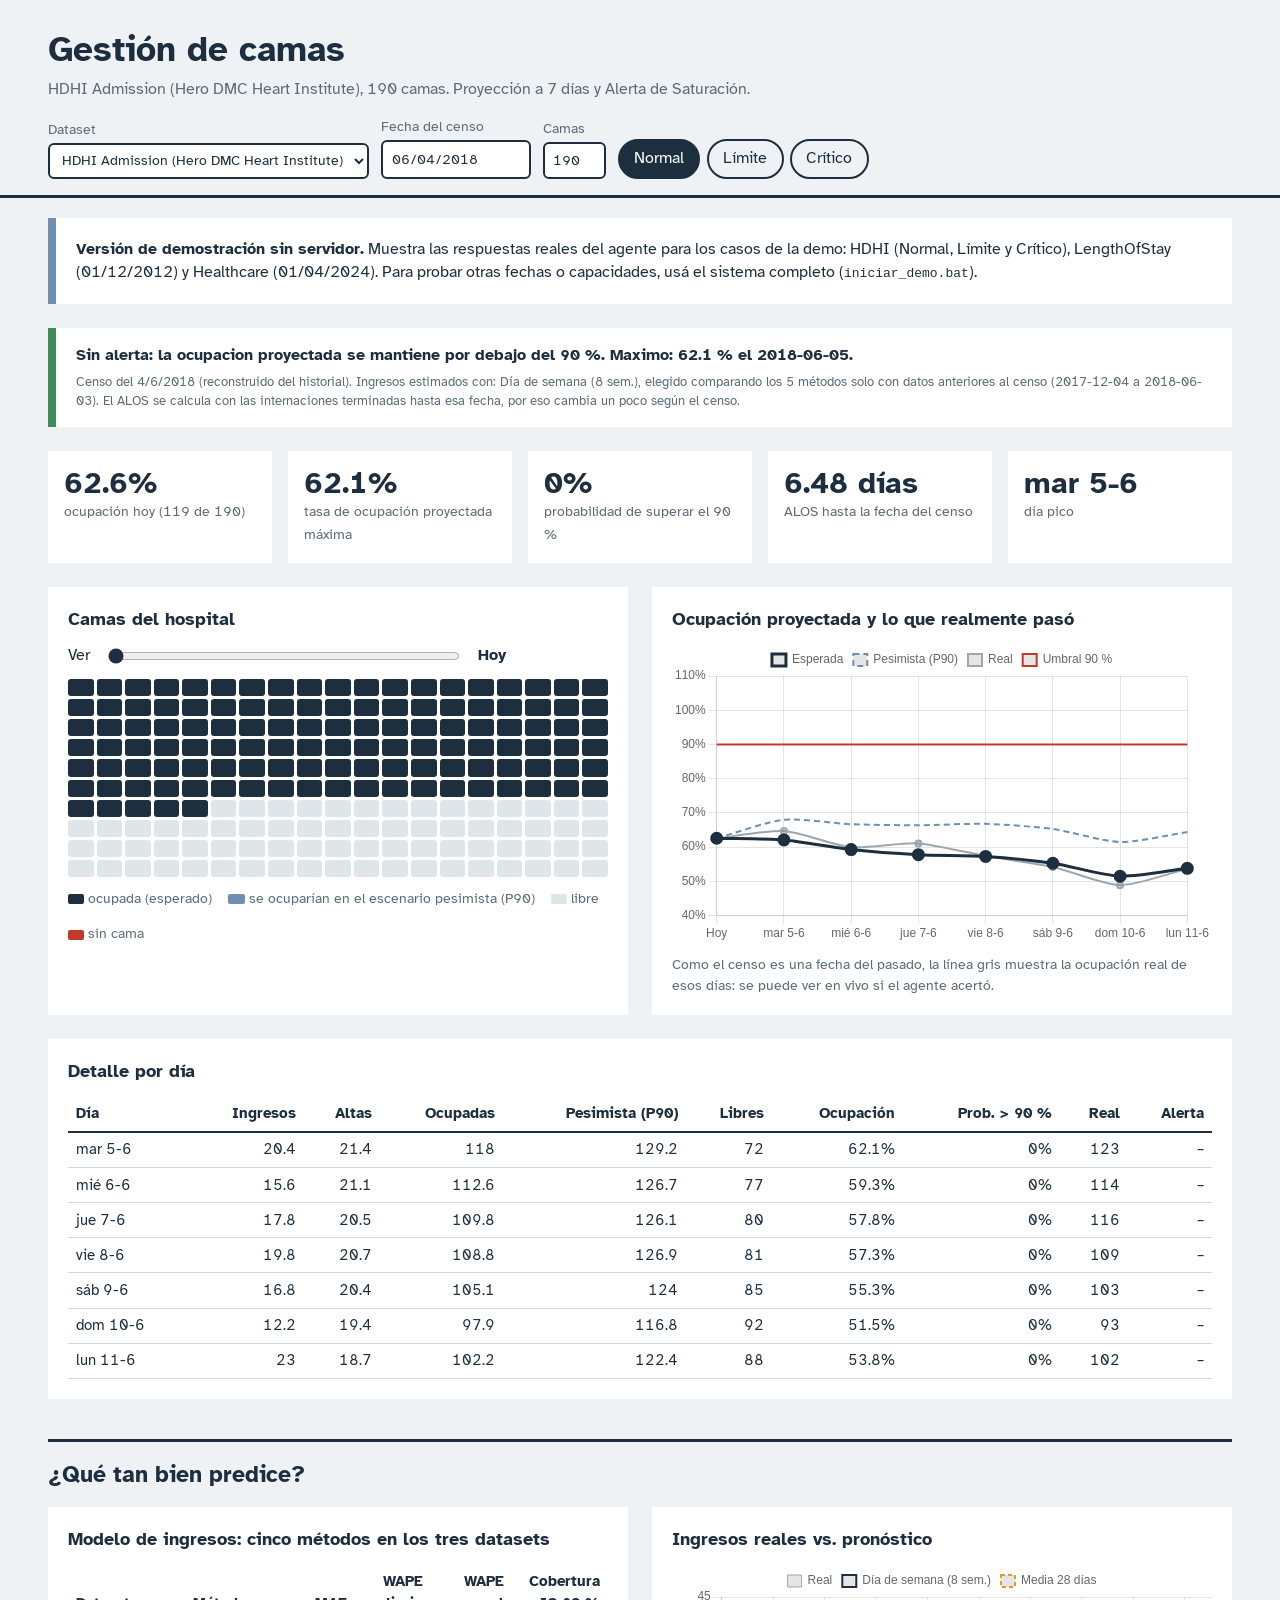
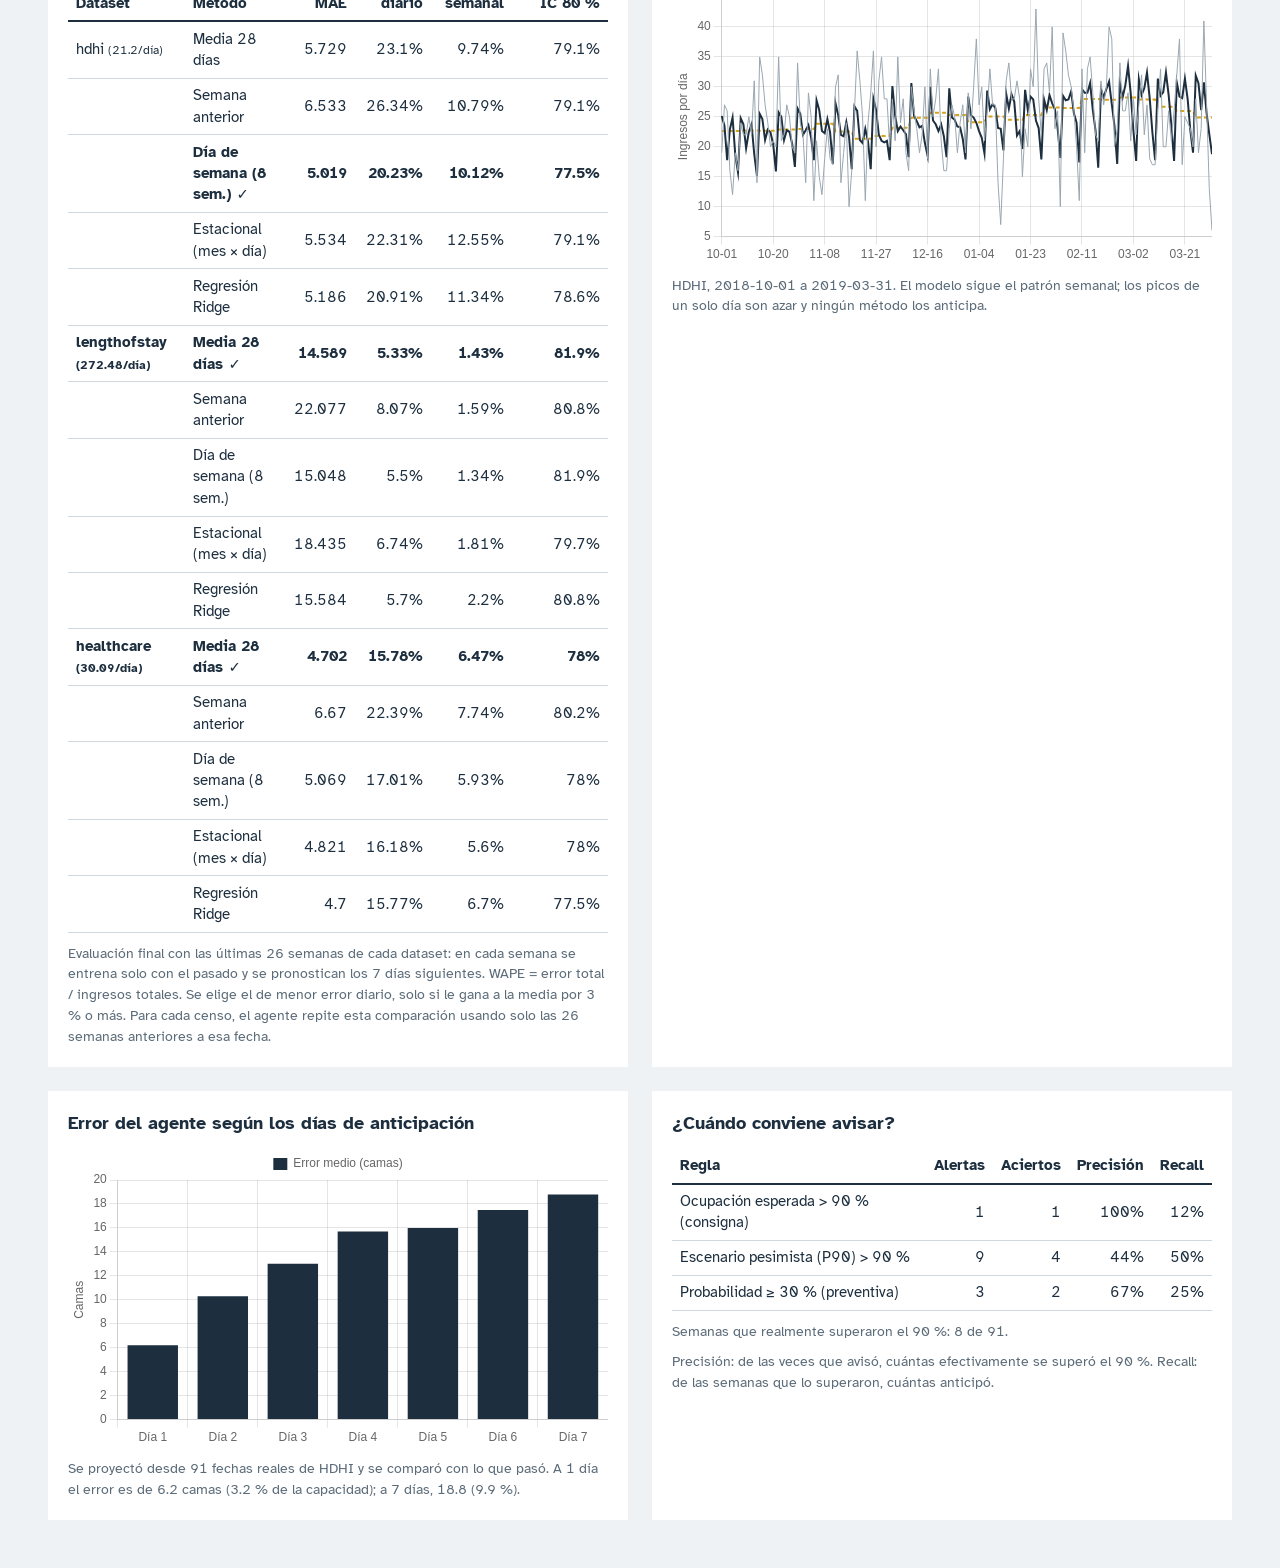
<file: demo/dashboard_sin_servidor.html>
<!DOCTYPE html>
<html lang="es">
<head>
<meta charset="UTF-8">
<meta name="viewport" content="width=device-width, initial-scale=1">
<title>Gestión de camas | Grupo 1 (demo sin servidor)</title>
<!-- frontend/index.html — Dashboard del agente. Responsable: Bárbara (IA e interfaz).
     Consume la API del equipo: /datasets, /estadisticas, /proyeccion-camas y /modelo/* -->
<!-- Fuente opcional: si no hay internet se usa la fuente del sistema -->
<link href="https://fonts.googleapis.com/css2?family=Atkinson+Hyperlegible:wght@400;700&display=swap" rel="stylesheet">
<!-- Chart.js 4.4.1 (MIT) incluido dentro del archivo: el dashboard funciona sin internet -->
<script>
/*!
 * Chart.js v4.4.1
 * https://www.chartjs.org
 * (c) 2023 Chart.js Contributors
 * Released under the MIT License
 */
!function(t,e){"object"==typeof exports&&"undefined"!=typeof module?module.exports=e():"function"==typeof define&&define.amd?define(e):(t="undefined"!=typeof globalThis?globalThis:t||self).Chart=e()}(this,(function(){"use strict";var t=Object.freeze({__proto__:null,get Colors(){return Go},get Decimation(){return Qo},get Filler(){return ma},get Legend(){return ya},get SubTitle(){return ka},get Title(){return Ma},get Tooltip(){return Ba}});function e(){}const i=(()=>{let t=0;return()=>t++})();function s(t){return null==t}function n(t){if(Array.isArray&&Array.isArray(t))return!0;const e=Object.prototype.toString.call(t);return"[object"===e.slice(0,7)&&"Array]"===e.slice(-6)}function o(t){return null!==t&&"[object Object]"===Object.prototype.toString.call(t)}function a(t){return("number"==typeof t||t instanceof Number)&&isFinite(+t)}function r(t,e){return a(t)?t:e}function l(t,e){return void 0===t?e:t}const h=(t,e)=>"string"==typeof t&&t.endsWith("%")?parseFloat(t)/100:+t/e,c=(t,e)=>"string"==typeof t&&t.endsWith("%")?parseFloat(t)/100*e:+t;function d(t,e,i){if(t&&"function"==typeof t.call)return t.apply(i,e)}function u(t,e,i,s){let a,r,l;if(n(t))if(r=t.length,s)for(a=r-1;a>=0;a--)e.call(i,t[a],a);else for(a=0;a<r;a++)e.call(i,t[a],a);else if(o(t))for(l=Object.keys(t),r=l.length,a=0;a<r;a++)e.call(i,t[l[a]],l[a])}function f(t,e){let i,s,n,o;if(!t||!e||t.length!==e.length)return!1;for(i=0,s=t.length;i<s;++i)if(n=t[i],o=e[i],n.datasetIndex!==o.datasetIndex||n.index!==o.index)return!1;return!0}function g(t){if(n(t))return t.map(g);if(o(t)){const e=Object.create(null),i=Object.keys(t),s=i.length;let n=0;for(;n<s;++n)e[i[n]]=g(t[i[n]]);return e}return t}function p(t){return-1===["__proto__","prototype","constructor"].indexOf(t)}function m(t,e,i,s){if(!p(t))return;const n=e[t],a=i[t];o(n)&&o(a)?b(n,a,s):e[t]=g(a)}function b(t,e,i){const s=n(e)?e:[e],a=s.length;if(!o(t))return t;const r=(i=i||{}).merger||m;let l;for(let e=0;e<a;++e){if(l=s[e],!o(l))continue;const n=Object.keys(l);for(let e=0,s=n.length;e<s;++e)r(n[e],t,l,i)}return t}function x(t,e){return b(t,e,{merger:_})}function _(t,e,i){if(!p(t))return;const s=e[t],n=i[t];o(s)&&o(n)?x(s,n):Object.prototype.hasOwnProperty.call(e,t)||(e[t]=g(n))}const y={"":t=>t,x:t=>t.x,y:t=>t.y};function v(t){const e=t.split("."),i=[];let s="";for(const t of e)s+=t,s.endsWith("\\")?s=s.slice(0,-1)+".":(i.push(s),s="");return i}function M(t,e){const i=y[e]||(y[e]=function(t){const e=v(t);return t=>{for(const i of e){if(""===i)break;t=t&&t[i]}return t}}(e));return i(t)}function w(t){return t.charAt(0).toUpperCase()+t.slice(1)}const k=t=>void 0!==t,S=t=>"function"==typeof t,P=(t,e)=>{if(t.size!==e.size)return!1;for(const i of t)if(!e.has(i))return!1;return!0};function D(t){return"mouseup"===t.type||"click"===t.type||"contextmenu"===t.type}const C=Math.PI,O=2*C,A=O+C,T=Number.POSITIVE_INFINITY,L=C/180,E=C/2,R=C/4,I=2*C/3,z=Math.log10,F=Math.sign;function V(t,e,i){return Math.abs(t-e)<i}function B(t){const e=Math.round(t);t=V(t,e,t/1e3)?e:t;const i=Math.pow(10,Math.floor(z(t))),s=t/i;return(s<=1?1:s<=2?2:s<=5?5:10)*i}function W(t){const e=[],i=Math.sqrt(t);let s;for(s=1;s<i;s++)t%s==0&&(e.push(s),e.push(t/s));return i===(0|i)&&e.push(i),e.sort(((t,e)=>t-e)).pop(),e}function N(t){return!isNaN(parseFloat(t))&&isFinite(t)}function H(t,e){const i=Math.round(t);return i-e<=t&&i+e>=t}function j(t,e,i){let s,n,o;for(s=0,n=t.length;s<n;s++)o=t[s][i],isNaN(o)||(e.min=Math.min(e.min,o),e.max=Math.max(e.max,o))}function $(t){return t*(C/180)}function Y(t){return t*(180/C)}function U(t){if(!a(t))return;let e=1,i=0;for(;Math.round(t*e)/e!==t;)e*=10,i++;return i}function X(t,e){const i=e.x-t.x,s=e.y-t.y,n=Math.sqrt(i*i+s*s);let o=Math.atan2(s,i);return o<-.5*C&&(o+=O),{angle:o,distance:n}}function q(t,e){return Math.sqrt(Math.pow(e.x-t.x,2)+Math.pow(e.y-t.y,2))}function K(t,e){return(t-e+A)%O-C}function G(t){return(t%O+O)%O}function Z(t,e,i,s){const n=G(t),o=G(e),a=G(i),r=G(o-n),l=G(a-n),h=G(n-o),c=G(n-a);return n===o||n===a||s&&o===a||r>l&&h<c}function J(t,e,i){return Math.max(e,Math.min(i,t))}function Q(t){return J(t,-32768,32767)}function tt(t,e,i,s=1e-6){return t>=Math.min(e,i)-s&&t<=Math.max(e,i)+s}function et(t,e,i){i=i||(i=>t[i]<e);let s,n=t.length-1,o=0;for(;n-o>1;)s=o+n>>1,i(s)?o=s:n=s;return{lo:o,hi:n}}const it=(t,e,i,s)=>et(t,i,s?s=>{const n=t[s][e];return n<i||n===i&&t[s+1][e]===i}:s=>t[s][e]<i),st=(t,e,i)=>et(t,i,(s=>t[s][e]>=i));function nt(t,e,i){let s=0,n=t.length;for(;s<n&&t[s]<e;)s++;for(;n>s&&t[n-1]>i;)n--;return s>0||n<t.length?t.slice(s,n):t}const ot=["push","pop","shift","splice","unshift"];function at(t,e){t._chartjs?t._chartjs.listeners.push(e):(Object.defineProperty(t,"_chartjs",{configurable:!0,enumerable:!1,value:{listeners:[e]}}),ot.forEach((e=>{const i="_onData"+w(e),s=t[e];Object.defineProperty(t,e,{configurable:!0,enumerable:!1,value(...e){const n=s.apply(this,e);return t._chartjs.listeners.forEach((t=>{"function"==typeof t[i]&&t[i](...e)})),n}})})))}function rt(t,e){const i=t._chartjs;if(!i)return;const s=i.listeners,n=s.indexOf(e);-1!==n&&s.splice(n,1),s.length>0||(ot.forEach((e=>{delete t[e]})),delete t._chartjs)}function lt(t){const e=new Set(t);return e.size===t.length?t:Array.from(e)}const ht="undefined"==typeof window?function(t){return t()}:window.requestAnimationFrame;function ct(t,e){let i=[],s=!1;return function(...n){i=n,s||(s=!0,ht.call(window,(()=>{s=!1,t.apply(e,i)})))}}function dt(t,e){let i;return function(...s){return e?(clearTimeout(i),i=setTimeout(t,e,s)):t.apply(this,s),e}}const ut=t=>"start"===t?"left":"end"===t?"right":"center",ft=(t,e,i)=>"start"===t?e:"end"===t?i:(e+i)/2,gt=(t,e,i,s)=>t===(s?"left":"right")?i:"center"===t?(e+i)/2:e;function pt(t,e,i){const s=e.length;let n=0,o=s;if(t._sorted){const{iScale:a,_parsed:r}=t,l=a.axis,{min:h,max:c,minDefined:d,maxDefined:u}=a.getUserBounds();d&&(n=J(Math.min(it(r,l,h).lo,i?s:it(e,l,a.getPixelForValue(h)).lo),0,s-1)),o=u?J(Math.max(it(r,a.axis,c,!0).hi+1,i?0:it(e,l,a.getPixelForValue(c),!0).hi+1),n,s)-n:s-n}return{start:n,count:o}}function mt(t){const{xScale:e,yScale:i,_scaleRanges:s}=t,n={xmin:e.min,xmax:e.max,ymin:i.min,ymax:i.max};if(!s)return t._scaleRanges=n,!0;const o=s.xmin!==e.min||s.xmax!==e.max||s.ymin!==i.min||s.ymax!==i.max;return Object.assign(s,n),o}class bt{constructor(){this._request=null,this._charts=new Map,this._running=!1,this._lastDate=void 0}_notify(t,e,i,s){const n=e.listeners[s],o=e.duration;n.forEach((s=>s({chart:t,initial:e.initial,numSteps:o,currentStep:Math.min(i-e.start,o)})))}_refresh(){this._request||(this._running=!0,this._request=ht.call(window,(()=>{this._update(),this._request=null,this._running&&this._refresh()})))}_update(t=Date.now()){let e=0;this._charts.forEach(((i,s)=>{if(!i.running||!i.items.length)return;const n=i.items;let o,a=n.length-1,r=!1;for(;a>=0;--a)o=n[a],o._active?(o._total>i.duration&&(i.duration=o._total),o.tick(t),r=!0):(n[a]=n[n.length-1],n.pop());r&&(s.draw(),this._notify(s,i,t,"progress")),n.length||(i.running=!1,this._notify(s,i,t,"complete"),i.initial=!1),e+=n.length})),this._lastDate=t,0===e&&(this._running=!1)}_getAnims(t){const e=this._charts;let i=e.get(t);return i||(i={running:!1,initial:!0,items:[],listeners:{complete:[],progress:[]}},e.set(t,i)),i}listen(t,e,i){this._getAnims(t).listeners[e].push(i)}add(t,e){e&&e.length&&this._getAnims(t).items.push(...e)}has(t){return this._getAnims(t).items.length>0}start(t){const e=this._charts.get(t);e&&(e.running=!0,e.start=Date.now(),e.duration=e.items.reduce(((t,e)=>Math.max(t,e._duration)),0),this._refresh())}running(t){if(!this._running)return!1;const e=this._charts.get(t);return!!(e&&e.running&&e.items.length)}stop(t){const e=this._charts.get(t);if(!e||!e.items.length)return;const i=e.items;let s=i.length-1;for(;s>=0;--s)i[s].cancel();e.items=[],this._notify(t,e,Date.now(),"complete")}remove(t){return this._charts.delete(t)}}var xt=new bt;
/*!
 * @kurkle/color v0.3.2
 * https://github.com/kurkle/color#readme
 * (c) 2023 Jukka Kurkela
 * Released under the MIT License
 */function _t(t){return t+.5|0}const yt=(t,e,i)=>Math.max(Math.min(t,i),e);function vt(t){return yt(_t(2.55*t),0,255)}function Mt(t){return yt(_t(255*t),0,255)}function wt(t){return yt(_t(t/2.55)/100,0,1)}function kt(t){return yt(_t(100*t),0,100)}const St={0:0,1:1,2:2,3:3,4:4,5:5,6:6,7:7,8:8,9:9,A:10,B:11,C:12,D:13,E:14,F:15,a:10,b:11,c:12,d:13,e:14,f:15},Pt=[..."0123456789ABCDEF"],Dt=t=>Pt[15&t],Ct=t=>Pt[(240&t)>>4]+Pt[15&t],Ot=t=>(240&t)>>4==(15&t);function At(t){var e=(t=>Ot(t.r)&&Ot(t.g)&&Ot(t.b)&&Ot(t.a))(t)?Dt:Ct;return t?"#"+e(t.r)+e(t.g)+e(t.b)+((t,e)=>t<255?e(t):"")(t.a,e):void 0}const Tt=/^(hsla?|hwb|hsv)\(\s*([-+.e\d]+)(?:deg)?[\s,]+([-+.e\d]+)%[\s,]+([-+.e\d]+)%(?:[\s,]+([-+.e\d]+)(%)?)?\s*\)$/;function Lt(t,e,i){const s=e*Math.min(i,1-i),n=(e,n=(e+t/30)%12)=>i-s*Math.max(Math.min(n-3,9-n,1),-1);return[n(0),n(8),n(4)]}function Et(t,e,i){const s=(s,n=(s+t/60)%6)=>i-i*e*Math.max(Math.min(n,4-n,1),0);return[s(5),s(3),s(1)]}function Rt(t,e,i){const s=Lt(t,1,.5);let n;for(e+i>1&&(n=1/(e+i),e*=n,i*=n),n=0;n<3;n++)s[n]*=1-e-i,s[n]+=e;return s}function It(t){const e=t.r/255,i=t.g/255,s=t.b/255,n=Math.max(e,i,s),o=Math.min(e,i,s),a=(n+o)/2;let r,l,h;return n!==o&&(h=n-o,l=a>.5?h/(2-n-o):h/(n+o),r=function(t,e,i,s,n){return t===n?(e-i)/s+(e<i?6:0):e===n?(i-t)/s+2:(t-e)/s+4}(e,i,s,h,n),r=60*r+.5),[0|r,l||0,a]}function zt(t,e,i,s){return(Array.isArray(e)?t(e[0],e[1],e[2]):t(e,i,s)).map(Mt)}function Ft(t,e,i){return zt(Lt,t,e,i)}function Vt(t){return(t%360+360)%360}function Bt(t){const e=Tt.exec(t);let i,s=255;if(!e)return;e[5]!==i&&(s=e[6]?vt(+e[5]):Mt(+e[5]));const n=Vt(+e[2]),o=+e[3]/100,a=+e[4]/100;return i="hwb"===e[1]?function(t,e,i){return zt(Rt,t,e,i)}(n,o,a):"hsv"===e[1]?function(t,e,i){return zt(Et,t,e,i)}(n,o,a):Ft(n,o,a),{r:i[0],g:i[1],b:i[2],a:s}}const Wt={x:"dark",Z:"light",Y:"re",X:"blu",W:"gr",V:"medium",U:"slate",A:"ee",T:"ol",S:"or",B:"ra",C:"lateg",D:"ights",R:"in",Q:"turquois",E:"hi",P:"ro",O:"al",N:"le",M:"de",L:"yello",F:"en",K:"ch",G:"arks",H:"ea",I:"ightg",J:"wh"},Nt={OiceXe:"f0f8ff",antiquewEte:"faebd7",aqua:"ffff",aquamarRe:"7fffd4",azuY:"f0ffff",beige:"f5f5dc",bisque:"ffe4c4",black:"0",blanKedOmond:"ffebcd",Xe:"ff",XeviTet:"8a2be2",bPwn:"a52a2a",burlywood:"deb887",caMtXe:"5f9ea0",KartYuse:"7fff00",KocTate:"d2691e",cSO:"ff7f50",cSnflowerXe:"6495ed",cSnsilk:"fff8dc",crimson:"dc143c",cyan:"ffff",xXe:"8b",xcyan:"8b8b",xgTMnPd:"b8860b",xWay:"a9a9a9",xgYF:"6400",xgYy:"a9a9a9",xkhaki:"bdb76b",xmagFta:"8b008b",xTivegYF:"556b2f",xSange:"ff8c00",xScEd:"9932cc",xYd:"8b0000",xsOmon:"e9967a",xsHgYF:"8fbc8f",xUXe:"483d8b",xUWay:"2f4f4f",xUgYy:"2f4f4f",xQe:"ced1",xviTet:"9400d3",dAppRk:"ff1493",dApskyXe:"bfff",dimWay:"696969",dimgYy:"696969",dodgerXe:"1e90ff",fiYbrick:"b22222",flSOwEte:"fffaf0",foYstWAn:"228b22",fuKsia:"ff00ff",gaRsbSo:"dcdcdc",ghostwEte:"f8f8ff",gTd:"ffd700",gTMnPd:"daa520",Way:"808080",gYF:"8000",gYFLw:"adff2f",gYy:"808080",honeyMw:"f0fff0",hotpRk:"ff69b4",RdianYd:"cd5c5c",Rdigo:"4b0082",ivSy:"fffff0",khaki:"f0e68c",lavFMr:"e6e6fa",lavFMrXsh:"fff0f5",lawngYF:"7cfc00",NmoncEffon:"fffacd",ZXe:"add8e6",ZcSO:"f08080",Zcyan:"e0ffff",ZgTMnPdLw:"fafad2",ZWay:"d3d3d3",ZgYF:"90ee90",ZgYy:"d3d3d3",ZpRk:"ffb6c1",ZsOmon:"ffa07a",ZsHgYF:"20b2aa",ZskyXe:"87cefa",ZUWay:"778899",ZUgYy:"778899",ZstAlXe:"b0c4de",ZLw:"ffffe0",lime:"ff00",limegYF:"32cd32",lRF:"faf0e6",magFta:"ff00ff",maPon:"800000",VaquamarRe:"66cdaa",VXe:"cd",VScEd:"ba55d3",VpurpN:"9370db",VsHgYF:"3cb371",VUXe:"7b68ee",VsprRggYF:"fa9a",VQe:"48d1cc",VviTetYd:"c71585",midnightXe:"191970",mRtcYam:"f5fffa",mistyPse:"ffe4e1",moccasR:"ffe4b5",navajowEte:"ffdead",navy:"80",Tdlace:"fdf5e6",Tive:"808000",TivedBb:"6b8e23",Sange:"ffa500",SangeYd:"ff4500",ScEd:"da70d6",pOegTMnPd:"eee8aa",pOegYF:"98fb98",pOeQe:"afeeee",pOeviTetYd:"db7093",papayawEp:"ffefd5",pHKpuff:"ffdab9",peru:"cd853f",pRk:"ffc0cb",plum:"dda0dd",powMrXe:"b0e0e6",purpN:"800080",YbeccapurpN:"663399",Yd:"ff0000",Psybrown:"bc8f8f",PyOXe:"4169e1",saddNbPwn:"8b4513",sOmon:"fa8072",sandybPwn:"f4a460",sHgYF:"2e8b57",sHshell:"fff5ee",siFna:"a0522d",silver:"c0c0c0",skyXe:"87ceeb",UXe:"6a5acd",UWay:"708090",UgYy:"708090",snow:"fffafa",sprRggYF:"ff7f",stAlXe:"4682b4",tan:"d2b48c",teO:"8080",tEstN:"d8bfd8",tomato:"ff6347",Qe:"40e0d0",viTet:"ee82ee",JHt:"f5deb3",wEte:"ffffff",wEtesmoke:"f5f5f5",Lw:"ffff00",LwgYF:"9acd32"};let Ht;function jt(t){Ht||(Ht=function(){const t={},e=Object.keys(Nt),i=Object.keys(Wt);let s,n,o,a,r;for(s=0;s<e.length;s++){for(a=r=e[s],n=0;n<i.length;n++)o=i[n],r=r.replace(o,Wt[o]);o=parseInt(Nt[a],16),t[r]=[o>>16&255,o>>8&255,255&o]}return t}(),Ht.transparent=[0,0,0,0]);const e=Ht[t.toLowerCase()];return e&&{r:e[0],g:e[1],b:e[2],a:4===e.length?e[3]:255}}const $t=/^rgba?\(\s*([-+.\d]+)(%)?[\s,]+([-+.e\d]+)(%)?[\s,]+([-+.e\d]+)(%)?(?:[\s,/]+([-+.e\d]+)(%)?)?\s*\)$/;const Yt=t=>t<=.0031308?12.92*t:1.055*Math.pow(t,1/2.4)-.055,Ut=t=>t<=.04045?t/12.92:Math.pow((t+.055)/1.055,2.4);function Xt(t,e,i){if(t){let s=It(t);s[e]=Math.max(0,Math.min(s[e]+s[e]*i,0===e?360:1)),s=Ft(s),t.r=s[0],t.g=s[1],t.b=s[2]}}function qt(t,e){return t?Object.assign(e||{},t):t}function Kt(t){var e={r:0,g:0,b:0,a:255};return Array.isArray(t)?t.length>=3&&(e={r:t[0],g:t[1],b:t[2],a:255},t.length>3&&(e.a=Mt(t[3]))):(e=qt(t,{r:0,g:0,b:0,a:1})).a=Mt(e.a),e}function Gt(t){return"r"===t.charAt(0)?function(t){const e=$t.exec(t);let i,s,n,o=255;if(e){if(e[7]!==i){const t=+e[7];o=e[8]?vt(t):yt(255*t,0,255)}return i=+e[1],s=+e[3],n=+e[5],i=255&(e[2]?vt(i):yt(i,0,255)),s=255&(e[4]?vt(s):yt(s,0,255)),n=255&(e[6]?vt(n):yt(n,0,255)),{r:i,g:s,b:n,a:o}}}(t):Bt(t)}class Zt{constructor(t){if(t instanceof Zt)return t;const e=typeof t;let i;var s,n,o;"object"===e?i=Kt(t):"string"===e&&(o=(s=t).length,"#"===s[0]&&(4===o||5===o?n={r:255&17*St[s[1]],g:255&17*St[s[2]],b:255&17*St[s[3]],a:5===o?17*St[s[4]]:255}:7!==o&&9!==o||(n={r:St[s[1]]<<4|St[s[2]],g:St[s[3]]<<4|St[s[4]],b:St[s[5]]<<4|St[s[6]],a:9===o?St[s[7]]<<4|St[s[8]]:255})),i=n||jt(t)||Gt(t)),this._rgb=i,this._valid=!!i}get valid(){return this._valid}get rgb(){var t=qt(this._rgb);return t&&(t.a=wt(t.a)),t}set rgb(t){this._rgb=Kt(t)}rgbString(){return this._valid?(t=this._rgb)&&(t.a<255?`rgba(${t.r}, ${t.g}, ${t.b}, ${wt(t.a)})`:`rgb(${t.r}, ${t.g}, ${t.b})`):void 0;var t}hexString(){return this._valid?At(this._rgb):void 0}hslString(){return this._valid?function(t){if(!t)return;const e=It(t),i=e[0],s=kt(e[1]),n=kt(e[2]);return t.a<255?`hsla(${i}, ${s}%, ${n}%, ${wt(t.a)})`:`hsl(${i}, ${s}%, ${n}%)`}(this._rgb):void 0}mix(t,e){if(t){const i=this.rgb,s=t.rgb;let n;const o=e===n?.5:e,a=2*o-1,r=i.a-s.a,l=((a*r==-1?a:(a+r)/(1+a*r))+1)/2;n=1-l,i.r=255&l*i.r+n*s.r+.5,i.g=255&l*i.g+n*s.g+.5,i.b=255&l*i.b+n*s.b+.5,i.a=o*i.a+(1-o)*s.a,this.rgb=i}return this}interpolate(t,e){return t&&(this._rgb=function(t,e,i){const s=Ut(wt(t.r)),n=Ut(wt(t.g)),o=Ut(wt(t.b));return{r:Mt(Yt(s+i*(Ut(wt(e.r))-s))),g:Mt(Yt(n+i*(Ut(wt(e.g))-n))),b:Mt(Yt(o+i*(Ut(wt(e.b))-o))),a:t.a+i*(e.a-t.a)}}(this._rgb,t._rgb,e)),this}clone(){return new Zt(this.rgb)}alpha(t){return this._rgb.a=Mt(t),this}clearer(t){return this._rgb.a*=1-t,this}greyscale(){const t=this._rgb,e=_t(.3*t.r+.59*t.g+.11*t.b);return t.r=t.g=t.b=e,this}opaquer(t){return this._rgb.a*=1+t,this}negate(){const t=this._rgb;return t.r=255-t.r,t.g=255-t.g,t.b=255-t.b,this}lighten(t){return Xt(this._rgb,2,t),this}darken(t){return Xt(this._rgb,2,-t),this}saturate(t){return Xt(this._rgb,1,t),this}desaturate(t){return Xt(this._rgb,1,-t),this}rotate(t){return function(t,e){var i=It(t);i[0]=Vt(i[0]+e),i=Ft(i),t.r=i[0],t.g=i[1],t.b=i[2]}(this._rgb,t),this}}function Jt(t){if(t&&"object"==typeof t){const e=t.toString();return"[object CanvasPattern]"===e||"[object CanvasGradient]"===e}return!1}function Qt(t){return Jt(t)?t:new Zt(t)}function te(t){return Jt(t)?t:new Zt(t).saturate(.5).darken(.1).hexString()}const ee=["x","y","borderWidth","radius","tension"],ie=["color","borderColor","backgroundColor"];const se=new Map;function ne(t,e,i){return function(t,e){e=e||{};const i=t+JSON.stringify(e);let s=se.get(i);return s||(s=new Intl.NumberFormat(t,e),se.set(i,s)),s}(e,i).format(t)}const oe={values:t=>n(t)?t:""+t,numeric(t,e,i){if(0===t)return"0";const s=this.chart.options.locale;let n,o=t;if(i.length>1){const e=Math.max(Math.abs(i[0].value),Math.abs(i[i.length-1].value));(e<1e-4||e>1e15)&&(n="scientific"),o=function(t,e){let i=e.length>3?e[2].value-e[1].value:e[1].value-e[0].value;Math.abs(i)>=1&&t!==Math.floor(t)&&(i=t-Math.floor(t));return i}(t,i)}const a=z(Math.abs(o)),r=isNaN(a)?1:Math.max(Math.min(-1*Math.floor(a),20),0),l={notation:n,minimumFractionDigits:r,maximumFractionDigits:r};return Object.assign(l,this.options.ticks.format),ne(t,s,l)},logarithmic(t,e,i){if(0===t)return"0";const s=i[e].significand||t/Math.pow(10,Math.floor(z(t)));return[1,2,3,5,10,15].includes(s)||e>.8*i.length?oe.numeric.call(this,t,e,i):""}};var ae={formatters:oe};const re=Object.create(null),le=Object.create(null);function he(t,e){if(!e)return t;const i=e.split(".");for(let e=0,s=i.length;e<s;++e){const s=i[e];t=t[s]||(t[s]=Object.create(null))}return t}function ce(t,e,i){return"string"==typeof e?b(he(t,e),i):b(he(t,""),e)}class de{constructor(t,e){this.animation=void 0,this.backgroundColor="rgba(0,0,0,0.1)",this.borderColor="rgba(0,0,0,0.1)",this.color="#666",this.datasets={},this.devicePixelRatio=t=>t.chart.platform.getDevicePixelRatio(),this.elements={},this.events=["mousemove","mouseout","click","touchstart","touchmove"],this.font={family:"'Helvetica Neue', 'Helvetica', 'Arial', sans-serif",size:12,style:"normal",lineHeight:1.2,weight:null},this.hover={},this.hoverBackgroundColor=(t,e)=>te(e.backgroundColor),this.hoverBorderColor=(t,e)=>te(e.borderColor),this.hoverColor=(t,e)=>te(e.color),this.indexAxis="x",this.interaction={mode:"nearest",intersect:!0,includeInvisible:!1},this.maintainAspectRatio=!0,this.onHover=null,this.onClick=null,this.parsing=!0,this.plugins={},this.responsive=!0,this.scale=void 0,this.scales={},this.showLine=!0,this.drawActiveElementsOnTop=!0,this.describe(t),this.apply(e)}set(t,e){return ce(this,t,e)}get(t){return he(this,t)}describe(t,e){return ce(le,t,e)}override(t,e){return ce(re,t,e)}route(t,e,i,s){const n=he(this,t),a=he(this,i),r="_"+e;Object.defineProperties(n,{[r]:{value:n[e],writable:!0},[e]:{enumerable:!0,get(){const t=this[r],e=a[s];return o(t)?Object.assign({},e,t):l(t,e)},set(t){this[r]=t}}})}apply(t){t.forEach((t=>t(this)))}}var ue=new de({_scriptable:t=>!t.startsWith("on"),_indexable:t=>"events"!==t,hover:{_fallback:"interaction"},interaction:{_scriptable:!1,_indexable:!1}},[function(t){t.set("animation",{delay:void 0,duration:1e3,easing:"easeOutQuart",fn:void 0,from:void 0,loop:void 0,to:void 0,type:void 0}),t.describe("animation",{_fallback:!1,_indexable:!1,_scriptable:t=>"onProgress"!==t&&"onComplete"!==t&&"fn"!==t}),t.set("animations",{colors:{type:"color",properties:ie},numbers:{type:"number",properties:ee}}),t.describe("animations",{_fallback:"animation"}),t.set("transitions",{active:{animation:{duration:400}},resize:{animation:{duration:0}},show:{animations:{colors:{from:"transparent"},visible:{type:"boolean",duration:0}}},hide:{animations:{colors:{to:"transparent"},visible:{type:"boolean",easing:"linear",fn:t=>0|t}}}})},function(t){t.set("layout",{autoPadding:!0,padding:{top:0,right:0,bottom:0,left:0}})},function(t){t.set("scale",{display:!0,offset:!1,reverse:!1,beginAtZero:!1,bounds:"ticks",clip:!0,grace:0,grid:{display:!0,lineWidth:1,drawOnChartArea:!0,drawTicks:!0,tickLength:8,tickWidth:(t,e)=>e.lineWidth,tickColor:(t,e)=>e.color,offset:!1},border:{display:!0,dash:[],dashOffset:0,width:1},title:{display:!1,text:"",padding:{top:4,bottom:4}},ticks:{minRotation:0,maxRotation:50,mirror:!1,textStrokeWidth:0,textStrokeColor:"",padding:3,display:!0,autoSkip:!0,autoSkipPadding:3,labelOffset:0,callback:ae.formatters.values,minor:{},major:{},align:"center",crossAlign:"near",showLabelBackdrop:!1,backdropColor:"rgba(255, 255, 255, 0.75)",backdropPadding:2}}),t.route("scale.ticks","color","","color"),t.route("scale.grid","color","","borderColor"),t.route("scale.border","color","","borderColor"),t.route("scale.title","color","","color"),t.describe("scale",{_fallback:!1,_scriptable:t=>!t.startsWith("before")&&!t.startsWith("after")&&"callback"!==t&&"parser"!==t,_indexable:t=>"borderDash"!==t&&"tickBorderDash"!==t&&"dash"!==t}),t.describe("scales",{_fallback:"scale"}),t.describe("scale.ticks",{_scriptable:t=>"backdropPadding"!==t&&"callback"!==t,_indexable:t=>"backdropPadding"!==t})}]);function fe(){return"undefined"!=typeof window&&"undefined"!=typeof document}function ge(t){let e=t.parentNode;return e&&"[object ShadowRoot]"===e.toString()&&(e=e.host),e}function pe(t,e,i){let s;return"string"==typeof t?(s=parseInt(t,10),-1!==t.indexOf("%")&&(s=s/100*e.parentNode[i])):s=t,s}const me=t=>t.ownerDocument.defaultView.getComputedStyle(t,null);function be(t,e){return me(t).getPropertyValue(e)}const xe=["top","right","bottom","left"];function _e(t,e,i){const s={};i=i?"-"+i:"";for(let n=0;n<4;n++){const o=xe[n];s[o]=parseFloat(t[e+"-"+o+i])||0}return s.width=s.left+s.right,s.height=s.top+s.bottom,s}const ye=(t,e,i)=>(t>0||e>0)&&(!i||!i.shadowRoot);function ve(t,e){if("native"in t)return t;const{canvas:i,currentDevicePixelRatio:s}=e,n=me(i),o="border-box"===n.boxSizing,a=_e(n,"padding"),r=_e(n,"border","width"),{x:l,y:h,box:c}=function(t,e){const i=t.touches,s=i&&i.length?i[0]:t,{offsetX:n,offsetY:o}=s;let a,r,l=!1;if(ye(n,o,t.target))a=n,r=o;else{const t=e.getBoundingClientRect();a=s.clientX-t.left,r=s.clientY-t.top,l=!0}return{x:a,y:r,box:l}}(t,i),d=a.left+(c&&r.left),u=a.top+(c&&r.top);let{width:f,height:g}=e;return o&&(f-=a.width+r.width,g-=a.height+r.height),{x:Math.round((l-d)/f*i.width/s),y:Math.round((h-u)/g*i.height/s)}}const Me=t=>Math.round(10*t)/10;function we(t,e,i,s){const n=me(t),o=_e(n,"margin"),a=pe(n.maxWidth,t,"clientWidth")||T,r=pe(n.maxHeight,t,"clientHeight")||T,l=function(t,e,i){let s,n;if(void 0===e||void 0===i){const o=ge(t);if(o){const t=o.getBoundingClientRect(),a=me(o),r=_e(a,"border","width"),l=_e(a,"padding");e=t.width-l.width-r.width,i=t.height-l.height-r.height,s=pe(a.maxWidth,o,"clientWidth"),n=pe(a.maxHeight,o,"clientHeight")}else e=t.clientWidth,i=t.clientHeight}return{width:e,height:i,maxWidth:s||T,maxHeight:n||T}}(t,e,i);let{width:h,height:c}=l;if("content-box"===n.boxSizing){const t=_e(n,"border","width"),e=_e(n,"padding");h-=e.width+t.width,c-=e.height+t.height}h=Math.max(0,h-o.width),c=Math.max(0,s?h/s:c-o.height),h=Me(Math.min(h,a,l.maxWidth)),c=Me(Math.min(c,r,l.maxHeight)),h&&!c&&(c=Me(h/2));return(void 0!==e||void 0!==i)&&s&&l.height&&c>l.height&&(c=l.height,h=Me(Math.floor(c*s))),{width:h,height:c}}function ke(t,e,i){const s=e||1,n=Math.floor(t.height*s),o=Math.floor(t.width*s);t.height=Math.floor(t.height),t.width=Math.floor(t.width);const a=t.canvas;return a.style&&(i||!a.style.height&&!a.style.width)&&(a.style.height=`${t.height}px`,a.style.width=`${t.width}px`),(t.currentDevicePixelRatio!==s||a.height!==n||a.width!==o)&&(t.currentDevicePixelRatio=s,a.height=n,a.width=o,t.ctx.setTransform(s,0,0,s,0,0),!0)}const Se=function(){let t=!1;try{const e={get passive(){return t=!0,!1}};fe()&&(window.addEventListener("test",null,e),window.removeEventListener("test",null,e))}catch(t){}return t}();function Pe(t,e){const i=be(t,e),s=i&&i.match(/^(\d+)(\.\d+)?px$/);return s?+s[1]:void 0}function De(t){return!t||s(t.size)||s(t.family)?null:(t.style?t.style+" ":"")+(t.weight?t.weight+" ":"")+t.size+"px "+t.family}function Ce(t,e,i,s,n){let o=e[n];return o||(o=e[n]=t.measureText(n).width,i.push(n)),o>s&&(s=o),s}function Oe(t,e,i,s){let o=(s=s||{}).data=s.data||{},a=s.garbageCollect=s.garbageCollect||[];s.font!==e&&(o=s.data={},a=s.garbageCollect=[],s.font=e),t.save(),t.font=e;let r=0;const l=i.length;let h,c,d,u,f;for(h=0;h<l;h++)if(u=i[h],null==u||n(u)){if(n(u))for(c=0,d=u.length;c<d;c++)f=u[c],null==f||n(f)||(r=Ce(t,o,a,r,f))}else r=Ce(t,o,a,r,u);t.restore();const g=a.length/2;if(g>i.length){for(h=0;h<g;h++)delete o[a[h]];a.splice(0,g)}return r}function Ae(t,e,i){const s=t.currentDevicePixelRatio,n=0!==i?Math.max(i/2,.5):0;return Math.round((e-n)*s)/s+n}function Te(t,e){(e=e||t.getContext("2d")).save(),e.resetTransform(),e.clearRect(0,0,t.width,t.height),e.restore()}function Le(t,e,i,s){Ee(t,e,i,s,null)}function Ee(t,e,i,s,n){let o,a,r,l,h,c,d,u;const f=e.pointStyle,g=e.rotation,p=e.radius;let m=(g||0)*L;if(f&&"object"==typeof f&&(o=f.toString(),"[object HTMLImageElement]"===o||"[object HTMLCanvasElement]"===o))return t.save(),t.translate(i,s),t.rotate(m),t.drawImage(f,-f.width/2,-f.height/2,f.width,f.height),void t.restore();if(!(isNaN(p)||p<=0)){switch(t.beginPath(),f){default:n?t.ellipse(i,s,n/2,p,0,0,O):t.arc(i,s,p,0,O),t.closePath();break;case"triangle":c=n?n/2:p,t.moveTo(i+Math.sin(m)*c,s-Math.cos(m)*p),m+=I,t.lineTo(i+Math.sin(m)*c,s-Math.cos(m)*p),m+=I,t.lineTo(i+Math.sin(m)*c,s-Math.cos(m)*p),t.closePath();break;case"rectRounded":h=.516*p,l=p-h,a=Math.cos(m+R)*l,d=Math.cos(m+R)*(n?n/2-h:l),r=Math.sin(m+R)*l,u=Math.sin(m+R)*(n?n/2-h:l),t.arc(i-d,s-r,h,m-C,m-E),t.arc(i+u,s-a,h,m-E,m),t.arc(i+d,s+r,h,m,m+E),t.arc(i-u,s+a,h,m+E,m+C),t.closePath();break;case"rect":if(!g){l=Math.SQRT1_2*p,c=n?n/2:l,t.rect(i-c,s-l,2*c,2*l);break}m+=R;case"rectRot":d=Math.cos(m)*(n?n/2:p),a=Math.cos(m)*p,r=Math.sin(m)*p,u=Math.sin(m)*(n?n/2:p),t.moveTo(i-d,s-r),t.lineTo(i+u,s-a),t.lineTo(i+d,s+r),t.lineTo(i-u,s+a),t.closePath();break;case"crossRot":m+=R;case"cross":d=Math.cos(m)*(n?n/2:p),a=Math.cos(m)*p,r=Math.sin(m)*p,u=Math.sin(m)*(n?n/2:p),t.moveTo(i-d,s-r),t.lineTo(i+d,s+r),t.moveTo(i+u,s-a),t.lineTo(i-u,s+a);break;case"star":d=Math.cos(m)*(n?n/2:p),a=Math.cos(m)*p,r=Math.sin(m)*p,u=Math.sin(m)*(n?n/2:p),t.moveTo(i-d,s-r),t.lineTo(i+d,s+r),t.moveTo(i+u,s-a),t.lineTo(i-u,s+a),m+=R,d=Math.cos(m)*(n?n/2:p),a=Math.cos(m)*p,r=Math.sin(m)*p,u=Math.sin(m)*(n?n/2:p),t.moveTo(i-d,s-r),t.lineTo(i+d,s+r),t.moveTo(i+u,s-a),t.lineTo(i-u,s+a);break;case"line":a=n?n/2:Math.cos(m)*p,r=Math.sin(m)*p,t.moveTo(i-a,s-r),t.lineTo(i+a,s+r);break;case"dash":t.moveTo(i,s),t.lineTo(i+Math.cos(m)*(n?n/2:p),s+Math.sin(m)*p);break;case!1:t.closePath()}t.fill(),e.borderWidth>0&&t.stroke()}}function Re(t,e,i){return i=i||.5,!e||t&&t.x>e.left-i&&t.x<e.right+i&&t.y>e.top-i&&t.y<e.bottom+i}function Ie(t,e){t.save(),t.beginPath(),t.rect(e.left,e.top,e.right-e.left,e.bottom-e.top),t.clip()}function ze(t){t.restore()}function Fe(t,e,i,s,n){if(!e)return t.lineTo(i.x,i.y);if("middle"===n){const s=(e.x+i.x)/2;t.lineTo(s,e.y),t.lineTo(s,i.y)}else"after"===n!=!!s?t.lineTo(e.x,i.y):t.lineTo(i.x,e.y);t.lineTo(i.x,i.y)}function Ve(t,e,i,s){if(!e)return t.lineTo(i.x,i.y);t.bezierCurveTo(s?e.cp1x:e.cp2x,s?e.cp1y:e.cp2y,s?i.cp2x:i.cp1x,s?i.cp2y:i.cp1y,i.x,i.y)}function Be(t,e,i,s,n){if(n.strikethrough||n.underline){const o=t.measureText(s),a=e-o.actualBoundingBoxLeft,r=e+o.actualBoundingBoxRight,l=i-o.actualBoundingBoxAscent,h=i+o.actualBoundingBoxDescent,c=n.strikethrough?(l+h)/2:h;t.strokeStyle=t.fillStyle,t.beginPath(),t.lineWidth=n.decorationWidth||2,t.moveTo(a,c),t.lineTo(r,c),t.stroke()}}function We(t,e){const i=t.fillStyle;t.fillStyle=e.color,t.fillRect(e.left,e.top,e.width,e.height),t.fillStyle=i}function Ne(t,e,i,o,a,r={}){const l=n(e)?e:[e],h=r.strokeWidth>0&&""!==r.strokeColor;let c,d;for(t.save(),t.font=a.string,function(t,e){e.translation&&t.translate(e.translation[0],e.translation[1]),s(e.rotation)||t.rotate(e.rotation),e.color&&(t.fillStyle=e.color),e.textAlign&&(t.textAlign=e.textAlign),e.textBaseline&&(t.textBaseline=e.textBaseline)}(t,r),c=0;c<l.length;++c)d=l[c],r.backdrop&&We(t,r.backdrop),h&&(r.strokeColor&&(t.strokeStyle=r.strokeColor),s(r.strokeWidth)||(t.lineWidth=r.strokeWidth),t.strokeText(d,i,o,r.maxWidth)),t.fillText(d,i,o,r.maxWidth),Be(t,i,o,d,r),o+=Number(a.lineHeight);t.restore()}function He(t,e){const{x:i,y:s,w:n,h:o,radius:a}=e;t.arc(i+a.topLeft,s+a.topLeft,a.topLeft,1.5*C,C,!0),t.lineTo(i,s+o-a.bottomLeft),t.arc(i+a.bottomLeft,s+o-a.bottomLeft,a.bottomLeft,C,E,!0),t.lineTo(i+n-a.bottomRight,s+o),t.arc(i+n-a.bottomRight,s+o-a.bottomRight,a.bottomRight,E,0,!0),t.lineTo(i+n,s+a.topRight),t.arc(i+n-a.topRight,s+a.topRight,a.topRight,0,-E,!0),t.lineTo(i+a.topLeft,s)}function je(t,e=[""],i,s,n=(()=>t[0])){const o=i||t;void 0===s&&(s=ti("_fallback",t));const a={[Symbol.toStringTag]:"Object",_cacheable:!0,_scopes:t,_rootScopes:o,_fallback:s,_getTarget:n,override:i=>je([i,...t],e,o,s)};return new Proxy(a,{deleteProperty:(e,i)=>(delete e[i],delete e._keys,delete t[0][i],!0),get:(i,s)=>qe(i,s,(()=>function(t,e,i,s){let n;for(const o of e)if(n=ti(Ue(o,t),i),void 0!==n)return Xe(t,n)?Je(i,s,t,n):n}(s,e,t,i))),getOwnPropertyDescriptor:(t,e)=>Reflect.getOwnPropertyDescriptor(t._scopes[0],e),getPrototypeOf:()=>Reflect.getPrototypeOf(t[0]),has:(t,e)=>ei(t).includes(e),ownKeys:t=>ei(t),set(t,e,i){const s=t._storage||(t._storage=n());return t[e]=s[e]=i,delete t._keys,!0}})}function $e(t,e,i,s){const a={_cacheable:!1,_proxy:t,_context:e,_subProxy:i,_stack:new Set,_descriptors:Ye(t,s),setContext:e=>$e(t,e,i,s),override:n=>$e(t.override(n),e,i,s)};return new Proxy(a,{deleteProperty:(e,i)=>(delete e[i],delete t[i],!0),get:(t,e,i)=>qe(t,e,(()=>function(t,e,i){const{_proxy:s,_context:a,_subProxy:r,_descriptors:l}=t;let h=s[e];S(h)&&l.isScriptable(e)&&(h=function(t,e,i,s){const{_proxy:n,_context:o,_subProxy:a,_stack:r}=i;if(r.has(t))throw new Error("Recursion detected: "+Array.from(r).join("->")+"->"+t);r.add(t);let l=e(o,a||s);r.delete(t),Xe(t,l)&&(l=Je(n._scopes,n,t,l));return l}(e,h,t,i));n(h)&&h.length&&(h=function(t,e,i,s){const{_proxy:n,_context:a,_subProxy:r,_descriptors:l}=i;if(void 0!==a.index&&s(t))return e[a.index%e.length];if(o(e[0])){const i=e,s=n._scopes.filter((t=>t!==i));e=[];for(const o of i){const i=Je(s,n,t,o);e.push($e(i,a,r&&r[t],l))}}return e}(e,h,t,l.isIndexable));Xe(e,h)&&(h=$e(h,a,r&&r[e],l));return h}(t,e,i))),getOwnPropertyDescriptor:(e,i)=>e._descriptors.allKeys?Reflect.has(t,i)?{enumerable:!0,configurable:!0}:void 0:Reflect.getOwnPropertyDescriptor(t,i),getPrototypeOf:()=>Reflect.getPrototypeOf(t),has:(e,i)=>Reflect.has(t,i),ownKeys:()=>Reflect.ownKeys(t),set:(e,i,s)=>(t[i]=s,delete e[i],!0)})}function Ye(t,e={scriptable:!0,indexable:!0}){const{_scriptable:i=e.scriptable,_indexable:s=e.indexable,_allKeys:n=e.allKeys}=t;return{allKeys:n,scriptable:i,indexable:s,isScriptable:S(i)?i:()=>i,isIndexable:S(s)?s:()=>s}}const Ue=(t,e)=>t?t+w(e):e,Xe=(t,e)=>o(e)&&"adapters"!==t&&(null===Object.getPrototypeOf(e)||e.constructor===Object);function qe(t,e,i){if(Object.prototype.hasOwnProperty.call(t,e))return t[e];const s=i();return t[e]=s,s}function Ke(t,e,i){return S(t)?t(e,i):t}const Ge=(t,e)=>!0===t?e:"string"==typeof t?M(e,t):void 0;function Ze(t,e,i,s,n){for(const o of e){const e=Ge(i,o);if(e){t.add(e);const o=Ke(e._fallback,i,n);if(void 0!==o&&o!==i&&o!==s)return o}else if(!1===e&&void 0!==s&&i!==s)return null}return!1}function Je(t,e,i,s){const a=e._rootScopes,r=Ke(e._fallback,i,s),l=[...t,...a],h=new Set;h.add(s);let c=Qe(h,l,i,r||i,s);return null!==c&&((void 0===r||r===i||(c=Qe(h,l,r,c,s),null!==c))&&je(Array.from(h),[""],a,r,(()=>function(t,e,i){const s=t._getTarget();e in s||(s[e]={});const a=s[e];if(n(a)&&o(i))return i;return a||{}}(e,i,s))))}function Qe(t,e,i,s,n){for(;i;)i=Ze(t,e,i,s,n);return i}function ti(t,e){for(const i of e){if(!i)continue;const e=i[t];if(void 0!==e)return e}}function ei(t){let e=t._keys;return e||(e=t._keys=function(t){const e=new Set;for(const i of t)for(const t of Object.keys(i).filter((t=>!t.startsWith("_"))))e.add(t);return Array.from(e)}(t._scopes)),e}function ii(t,e,i,s){const{iScale:n}=t,{key:o="r"}=this._parsing,a=new Array(s);let r,l,h,c;for(r=0,l=s;r<l;++r)h=r+i,c=e[h],a[r]={r:n.parse(M(c,o),h)};return a}const si=Number.EPSILON||1e-14,ni=(t,e)=>e<t.length&&!t[e].skip&&t[e],oi=t=>"x"===t?"y":"x";function ai(t,e,i,s){const n=t.skip?e:t,o=e,a=i.skip?e:i,r=q(o,n),l=q(a,o);let h=r/(r+l),c=l/(r+l);h=isNaN(h)?0:h,c=isNaN(c)?0:c;const d=s*h,u=s*c;return{previous:{x:o.x-d*(a.x-n.x),y:o.y-d*(a.y-n.y)},next:{x:o.x+u*(a.x-n.x),y:o.y+u*(a.y-n.y)}}}function ri(t,e="x"){const i=oi(e),s=t.length,n=Array(s).fill(0),o=Array(s);let a,r,l,h=ni(t,0);for(a=0;a<s;++a)if(r=l,l=h,h=ni(t,a+1),l){if(h){const t=h[e]-l[e];n[a]=0!==t?(h[i]-l[i])/t:0}o[a]=r?h?F(n[a-1])!==F(n[a])?0:(n[a-1]+n[a])/2:n[a-1]:n[a]}!function(t,e,i){const s=t.length;let n,o,a,r,l,h=ni(t,0);for(let c=0;c<s-1;++c)l=h,h=ni(t,c+1),l&&h&&(V(e[c],0,si)?i[c]=i[c+1]=0:(n=i[c]/e[c],o=i[c+1]/e[c],r=Math.pow(n,2)+Math.pow(o,2),r<=9||(a=3/Math.sqrt(r),i[c]=n*a*e[c],i[c+1]=o*a*e[c])))}(t,n,o),function(t,e,i="x"){const s=oi(i),n=t.length;let o,a,r,l=ni(t,0);for(let h=0;h<n;++h){if(a=r,r=l,l=ni(t,h+1),!r)continue;const n=r[i],c=r[s];a&&(o=(n-a[i])/3,r[`cp1${i}`]=n-o,r[`cp1${s}`]=c-o*e[h]),l&&(o=(l[i]-n)/3,r[`cp2${i}`]=n+o,r[`cp2${s}`]=c+o*e[h])}}(t,o,e)}function li(t,e,i){return Math.max(Math.min(t,i),e)}function hi(t,e,i,s,n){let o,a,r,l;if(e.spanGaps&&(t=t.filter((t=>!t.skip))),"monotone"===e.cubicInterpolationMode)ri(t,n);else{let i=s?t[t.length-1]:t[0];for(o=0,a=t.length;o<a;++o)r=t[o],l=ai(i,r,t[Math.min(o+1,a-(s?0:1))%a],e.tension),r.cp1x=l.previous.x,r.cp1y=l.previous.y,r.cp2x=l.next.x,r.cp2y=l.next.y,i=r}e.capBezierPoints&&function(t,e){let i,s,n,o,a,r=Re(t[0],e);for(i=0,s=t.length;i<s;++i)a=o,o=r,r=i<s-1&&Re(t[i+1],e),o&&(n=t[i],a&&(n.cp1x=li(n.cp1x,e.left,e.right),n.cp1y=li(n.cp1y,e.top,e.bottom)),r&&(n.cp2x=li(n.cp2x,e.left,e.right),n.cp2y=li(n.cp2y,e.top,e.bottom)))}(t,i)}const ci=t=>0===t||1===t,di=(t,e,i)=>-Math.pow(2,10*(t-=1))*Math.sin((t-e)*O/i),ui=(t,e,i)=>Math.pow(2,-10*t)*Math.sin((t-e)*O/i)+1,fi={linear:t=>t,easeInQuad:t=>t*t,easeOutQuad:t=>-t*(t-2),easeInOutQuad:t=>(t/=.5)<1?.5*t*t:-.5*(--t*(t-2)-1),easeInCubic:t=>t*t*t,easeOutCubic:t=>(t-=1)*t*t+1,easeInOutCubic:t=>(t/=.5)<1?.5*t*t*t:.5*((t-=2)*t*t+2),easeInQuart:t=>t*t*t*t,easeOutQuart:t=>-((t-=1)*t*t*t-1),easeInOutQuart:t=>(t/=.5)<1?.5*t*t*t*t:-.5*((t-=2)*t*t*t-2),easeInQuint:t=>t*t*t*t*t,easeOutQuint:t=>(t-=1)*t*t*t*t+1,easeInOutQuint:t=>(t/=.5)<1?.5*t*t*t*t*t:.5*((t-=2)*t*t*t*t+2),easeInSine:t=>1-Math.cos(t*E),easeOutSine:t=>Math.sin(t*E),easeInOutSine:t=>-.5*(Math.cos(C*t)-1),easeInExpo:t=>0===t?0:Math.pow(2,10*(t-1)),easeOutExpo:t=>1===t?1:1-Math.pow(2,-10*t),easeInOutExpo:t=>ci(t)?t:t<.5?.5*Math.pow(2,10*(2*t-1)):.5*(2-Math.pow(2,-10*(2*t-1))),easeInCirc:t=>t>=1?t:-(Math.sqrt(1-t*t)-1),easeOutCirc:t=>Math.sqrt(1-(t-=1)*t),easeInOutCirc:t=>(t/=.5)<1?-.5*(Math.sqrt(1-t*t)-1):.5*(Math.sqrt(1-(t-=2)*t)+1),easeInElastic:t=>ci(t)?t:di(t,.075,.3),easeOutElastic:t=>ci(t)?t:ui(t,.075,.3),easeInOutElastic(t){const e=.1125;return ci(t)?t:t<.5?.5*di(2*t,e,.45):.5+.5*ui(2*t-1,e,.45)},easeInBack(t){const e=1.70158;return t*t*((e+1)*t-e)},easeOutBack(t){const e=1.70158;return(t-=1)*t*((e+1)*t+e)+1},easeInOutBack(t){let e=1.70158;return(t/=.5)<1?t*t*((1+(e*=1.525))*t-e)*.5:.5*((t-=2)*t*((1+(e*=1.525))*t+e)+2)},easeInBounce:t=>1-fi.easeOutBounce(1-t),easeOutBounce(t){const e=7.5625,i=2.75;return t<1/i?e*t*t:t<2/i?e*(t-=1.5/i)*t+.75:t<2.5/i?e*(t-=2.25/i)*t+.9375:e*(t-=2.625/i)*t+.984375},easeInOutBounce:t=>t<.5?.5*fi.easeInBounce(2*t):.5*fi.easeOutBounce(2*t-1)+.5};function gi(t,e,i,s){return{x:t.x+i*(e.x-t.x),y:t.y+i*(e.y-t.y)}}function pi(t,e,i,s){return{x:t.x+i*(e.x-t.x),y:"middle"===s?i<.5?t.y:e.y:"after"===s?i<1?t.y:e.y:i>0?e.y:t.y}}function mi(t,e,i,s){const n={x:t.cp2x,y:t.cp2y},o={x:e.cp1x,y:e.cp1y},a=gi(t,n,i),r=gi(n,o,i),l=gi(o,e,i),h=gi(a,r,i),c=gi(r,l,i);return gi(h,c,i)}const bi=/^(normal|(\d+(?:\.\d+)?)(px|em|%)?)$/,xi=/^(normal|italic|initial|inherit|unset|(oblique( -?[0-9]?[0-9]deg)?))$/;function _i(t,e){const i=(""+t).match(bi);if(!i||"normal"===i[1])return 1.2*e;switch(t=+i[2],i[3]){case"px":return t;case"%":t/=100}return e*t}const yi=t=>+t||0;function vi(t,e){const i={},s=o(e),n=s?Object.keys(e):e,a=o(t)?s?i=>l(t[i],t[e[i]]):e=>t[e]:()=>t;for(const t of n)i[t]=yi(a(t));return i}function Mi(t){return vi(t,{top:"y",right:"x",bottom:"y",left:"x"})}function wi(t){return vi(t,["topLeft","topRight","bottomLeft","bottomRight"])}function ki(t){const e=Mi(t);return e.width=e.left+e.right,e.height=e.top+e.bottom,e}function Si(t,e){t=t||{},e=e||ue.font;let i=l(t.size,e.size);"string"==typeof i&&(i=parseInt(i,10));let s=l(t.style,e.style);s&&!(""+s).match(xi)&&(console.warn('Invalid font style specified: "'+s+'"'),s=void 0);const n={family:l(t.family,e.family),lineHeight:_i(l(t.lineHeight,e.lineHeight),i),size:i,style:s,weight:l(t.weight,e.weight),string:""};return n.string=De(n),n}function Pi(t,e,i,s){let o,a,r,l=!0;for(o=0,a=t.length;o<a;++o)if(r=t[o],void 0!==r&&(void 0!==e&&"function"==typeof r&&(r=r(e),l=!1),void 0!==i&&n(r)&&(r=r[i%r.length],l=!1),void 0!==r))return s&&!l&&(s.cacheable=!1),r}function Di(t,e,i){const{min:s,max:n}=t,o=c(e,(n-s)/2),a=(t,e)=>i&&0===t?0:t+e;return{min:a(s,-Math.abs(o)),max:a(n,o)}}function Ci(t,e){return Object.assign(Object.create(t),e)}function Oi(t,e,i){return t?function(t,e){return{x:i=>t+t+e-i,setWidth(t){e=t},textAlign:t=>"center"===t?t:"right"===t?"left":"right",xPlus:(t,e)=>t-e,leftForLtr:(t,e)=>t-e}}(e,i):{x:t=>t,setWidth(t){},textAlign:t=>t,xPlus:(t,e)=>t+e,leftForLtr:(t,e)=>t}}function Ai(t,e){let i,s;"ltr"!==e&&"rtl"!==e||(i=t.canvas.style,s=[i.getPropertyValue("direction"),i.getPropertyPriority("direction")],i.setProperty("direction",e,"important"),t.prevTextDirection=s)}function Ti(t,e){void 0!==e&&(delete t.prevTextDirection,t.canvas.style.setProperty("direction",e[0],e[1]))}function Li(t){return"angle"===t?{between:Z,compare:K,normalize:G}:{between:tt,compare:(t,e)=>t-e,normalize:t=>t}}function Ei({start:t,end:e,count:i,loop:s,style:n}){return{start:t%i,end:e%i,loop:s&&(e-t+1)%i==0,style:n}}function Ri(t,e,i){if(!i)return[t];const{property:s,start:n,end:o}=i,a=e.length,{compare:r,between:l,normalize:h}=Li(s),{start:c,end:d,loop:u,style:f}=function(t,e,i){const{property:s,start:n,end:o}=i,{between:a,normalize:r}=Li(s),l=e.length;let h,c,{start:d,end:u,loop:f}=t;if(f){for(d+=l,u+=l,h=0,c=l;h<c&&a(r(e[d%l][s]),n,o);++h)d--,u--;d%=l,u%=l}return u<d&&(u+=l),{start:d,end:u,loop:f,style:t.style}}(t,e,i),g=[];let p,m,b,x=!1,_=null;const y=()=>x||l(n,b,p)&&0!==r(n,b),v=()=>!x||0===r(o,p)||l(o,b,p);for(let t=c,i=c;t<=d;++t)m=e[t%a],m.skip||(p=h(m[s]),p!==b&&(x=l(p,n,o),null===_&&y()&&(_=0===r(p,n)?t:i),null!==_&&v()&&(g.push(Ei({start:_,end:t,loop:u,count:a,style:f})),_=null),i=t,b=p));return null!==_&&g.push(Ei({start:_,end:d,loop:u,count:a,style:f})),g}function Ii(t,e){const i=[],s=t.segments;for(let n=0;n<s.length;n++){const o=Ri(s[n],t.points,e);o.length&&i.push(...o)}return i}function zi(t,e){const i=t.points,s=t.options.spanGaps,n=i.length;if(!n)return[];const o=!!t._loop,{start:a,end:r}=function(t,e,i,s){let n=0,o=e-1;if(i&&!s)for(;n<e&&!t[n].skip;)n++;for(;n<e&&t[n].skip;)n++;for(n%=e,i&&(o+=n);o>n&&t[o%e].skip;)o--;return o%=e,{start:n,end:o}}(i,n,o,s);if(!0===s)return Fi(t,[{start:a,end:r,loop:o}],i,e);return Fi(t,function(t,e,i,s){const n=t.length,o=[];let a,r=e,l=t[e];for(a=e+1;a<=i;++a){const i=t[a%n];i.skip||i.stop?l.skip||(s=!1,o.push({start:e%n,end:(a-1)%n,loop:s}),e=r=i.stop?a:null):(r=a,l.skip&&(e=a)),l=i}return null!==r&&o.push({start:e%n,end:r%n,loop:s}),o}(i,a,r<a?r+n:r,!!t._fullLoop&&0===a&&r===n-1),i,e)}function Fi(t,e,i,s){return s&&s.setContext&&i?function(t,e,i,s){const n=t._chart.getContext(),o=Vi(t.options),{_datasetIndex:a,options:{spanGaps:r}}=t,l=i.length,h=[];let c=o,d=e[0].start,u=d;function f(t,e,s,n){const o=r?-1:1;if(t!==e){for(t+=l;i[t%l].skip;)t-=o;for(;i[e%l].skip;)e+=o;t%l!=e%l&&(h.push({start:t%l,end:e%l,loop:s,style:n}),c=n,d=e%l)}}for(const t of e){d=r?d:t.start;let e,o=i[d%l];for(u=d+1;u<=t.end;u++){const r=i[u%l];e=Vi(s.setContext(Ci(n,{type:"segment",p0:o,p1:r,p0DataIndex:(u-1)%l,p1DataIndex:u%l,datasetIndex:a}))),Bi(e,c)&&f(d,u-1,t.loop,c),o=r,c=e}d<u-1&&f(d,u-1,t.loop,c)}return h}(t,e,i,s):e}function Vi(t){return{backgroundColor:t.backgroundColor,borderCapStyle:t.borderCapStyle,borderDash:t.borderDash,borderDashOffset:t.borderDashOffset,borderJoinStyle:t.borderJoinStyle,borderWidth:t.borderWidth,borderColor:t.borderColor}}function Bi(t,e){if(!e)return!1;const i=[],s=function(t,e){return Jt(e)?(i.includes(e)||i.push(e),i.indexOf(e)):e};return JSON.stringify(t,s)!==JSON.stringify(e,s)}var Wi=Object.freeze({__proto__:null,HALF_PI:E,INFINITY:T,PI:C,PITAU:A,QUARTER_PI:R,RAD_PER_DEG:L,TAU:O,TWO_THIRDS_PI:I,_addGrace:Di,_alignPixel:Ae,_alignStartEnd:ft,_angleBetween:Z,_angleDiff:K,_arrayUnique:lt,_attachContext:$e,_bezierCurveTo:Ve,_bezierInterpolation:mi,_boundSegment:Ri,_boundSegments:Ii,_capitalize:w,_computeSegments:zi,_createResolver:je,_decimalPlaces:U,_deprecated:function(t,e,i,s){void 0!==e&&console.warn(t+': "'+i+'" is deprecated. Please use "'+s+'" instead')},_descriptors:Ye,_elementsEqual:f,_factorize:W,_filterBetween:nt,_getParentNode:ge,_getStartAndCountOfVisiblePoints:pt,_int16Range:Q,_isBetween:tt,_isClickEvent:D,_isDomSupported:fe,_isPointInArea:Re,_limitValue:J,_longestText:Oe,_lookup:et,_lookupByKey:it,_measureText:Ce,_merger:m,_mergerIf:_,_normalizeAngle:G,_parseObjectDataRadialScale:ii,_pointInLine:gi,_readValueToProps:vi,_rlookupByKey:st,_scaleRangesChanged:mt,_setMinAndMaxByKey:j,_splitKey:v,_steppedInterpolation:pi,_steppedLineTo:Fe,_textX:gt,_toLeftRightCenter:ut,_updateBezierControlPoints:hi,addRoundedRectPath:He,almostEquals:V,almostWhole:H,callback:d,clearCanvas:Te,clipArea:Ie,clone:g,color:Qt,createContext:Ci,debounce:dt,defined:k,distanceBetweenPoints:q,drawPoint:Le,drawPointLegend:Ee,each:u,easingEffects:fi,finiteOrDefault:r,fontString:function(t,e,i){return e+" "+t+"px "+i},formatNumber:ne,getAngleFromPoint:X,getHoverColor:te,getMaximumSize:we,getRelativePosition:ve,getRtlAdapter:Oi,getStyle:be,isArray:n,isFinite:a,isFunction:S,isNullOrUndef:s,isNumber:N,isObject:o,isPatternOrGradient:Jt,listenArrayEvents:at,log10:z,merge:b,mergeIf:x,niceNum:B,noop:e,overrideTextDirection:Ai,readUsedSize:Pe,renderText:Ne,requestAnimFrame:ht,resolve:Pi,resolveObjectKey:M,restoreTextDirection:Ti,retinaScale:ke,setsEqual:P,sign:F,splineCurve:ai,splineCurveMonotone:ri,supportsEventListenerOptions:Se,throttled:ct,toDegrees:Y,toDimension:c,toFont:Si,toFontString:De,toLineHeight:_i,toPadding:ki,toPercentage:h,toRadians:$,toTRBL:Mi,toTRBLCorners:wi,uid:i,unclipArea:ze,unlistenArrayEvents:rt,valueOrDefault:l});function Ni(t,e,i,s){const{controller:n,data:o,_sorted:a}=t,r=n._cachedMeta.iScale;if(r&&e===r.axis&&"r"!==e&&a&&o.length){const t=r._reversePixels?st:it;if(!s)return t(o,e,i);if(n._sharedOptions){const s=o[0],n="function"==typeof s.getRange&&s.getRange(e);if(n){const s=t(o,e,i-n),a=t(o,e,i+n);return{lo:s.lo,hi:a.hi}}}}return{lo:0,hi:o.length-1}}function Hi(t,e,i,s,n){const o=t.getSortedVisibleDatasetMetas(),a=i[e];for(let t=0,i=o.length;t<i;++t){const{index:i,data:r}=o[t],{lo:l,hi:h}=Ni(o[t],e,a,n);for(let t=l;t<=h;++t){const e=r[t];e.skip||s(e,i,t)}}}function ji(t,e,i,s,n){const o=[];if(!n&&!t.isPointInArea(e))return o;return Hi(t,i,e,(function(i,a,r){(n||Re(i,t.chartArea,0))&&i.inRange(e.x,e.y,s)&&o.push({element:i,datasetIndex:a,index:r})}),!0),o}function $i(t,e,i,s,n,o){let a=[];const r=function(t){const e=-1!==t.indexOf("x"),i=-1!==t.indexOf("y");return function(t,s){const n=e?Math.abs(t.x-s.x):0,o=i?Math.abs(t.y-s.y):0;return Math.sqrt(Math.pow(n,2)+Math.pow(o,2))}}(i);let l=Number.POSITIVE_INFINITY;return Hi(t,i,e,(function(i,h,c){const d=i.inRange(e.x,e.y,n);if(s&&!d)return;const u=i.getCenterPoint(n);if(!(!!o||t.isPointInArea(u))&&!d)return;const f=r(e,u);f<l?(a=[{element:i,datasetIndex:h,index:c}],l=f):f===l&&a.push({element:i,datasetIndex:h,index:c})})),a}function Yi(t,e,i,s,n,o){return o||t.isPointInArea(e)?"r"!==i||s?$i(t,e,i,s,n,o):function(t,e,i,s){let n=[];return Hi(t,i,e,(function(t,i,o){const{startAngle:a,endAngle:r}=t.getProps(["startAngle","endAngle"],s),{angle:l}=X(t,{x:e.x,y:e.y});Z(l,a,r)&&n.push({element:t,datasetIndex:i,index:o})})),n}(t,e,i,n):[]}function Ui(t,e,i,s,n){const o=[],a="x"===i?"inXRange":"inYRange";let r=!1;return Hi(t,i,e,((t,s,l)=>{t[a](e[i],n)&&(o.push({element:t,datasetIndex:s,index:l}),r=r||t.inRange(e.x,e.y,n))})),s&&!r?[]:o}var Xi={evaluateInteractionItems:Hi,modes:{index(t,e,i,s){const n=ve(e,t),o=i.axis||"x",a=i.includeInvisible||!1,r=i.intersect?ji(t,n,o,s,a):Yi(t,n,o,!1,s,a),l=[];return r.length?(t.getSortedVisibleDatasetMetas().forEach((t=>{const e=r[0].index,i=t.data[e];i&&!i.skip&&l.push({element:i,datasetIndex:t.index,index:e})})),l):[]},dataset(t,e,i,s){const n=ve(e,t),o=i.axis||"xy",a=i.includeInvisible||!1;let r=i.intersect?ji(t,n,o,s,a):Yi(t,n,o,!1,s,a);if(r.length>0){const e=r[0].datasetIndex,i=t.getDatasetMeta(e).data;r=[];for(let t=0;t<i.length;++t)r.push({element:i[t],datasetIndex:e,index:t})}return r},point:(t,e,i,s)=>ji(t,ve(e,t),i.axis||"xy",s,i.includeInvisible||!1),nearest(t,e,i,s){const n=ve(e,t),o=i.axis||"xy",a=i.includeInvisible||!1;return Yi(t,n,o,i.intersect,s,a)},x:(t,e,i,s)=>Ui(t,ve(e,t),"x",i.intersect,s),y:(t,e,i,s)=>Ui(t,ve(e,t),"y",i.intersect,s)}};const qi=["left","top","right","bottom"];function Ki(t,e){return t.filter((t=>t.pos===e))}function Gi(t,e){return t.filter((t=>-1===qi.indexOf(t.pos)&&t.box.axis===e))}function Zi(t,e){return t.sort(((t,i)=>{const s=e?i:t,n=e?t:i;return s.weight===n.weight?s.index-n.index:s.weight-n.weight}))}function Ji(t,e){const i=function(t){const e={};for(const i of t){const{stack:t,pos:s,stackWeight:n}=i;if(!t||!qi.includes(s))continue;const o=e[t]||(e[t]={count:0,placed:0,weight:0,size:0});o.count++,o.weight+=n}return e}(t),{vBoxMaxWidth:s,hBoxMaxHeight:n}=e;let o,a,r;for(o=0,a=t.length;o<a;++o){r=t[o];const{fullSize:a}=r.box,l=i[r.stack],h=l&&r.stackWeight/l.weight;r.horizontal?(r.width=h?h*s:a&&e.availableWidth,r.height=n):(r.width=s,r.height=h?h*n:a&&e.availableHeight)}return i}function Qi(t,e,i,s){return Math.max(t[i],e[i])+Math.max(t[s],e[s])}function ts(t,e){t.top=Math.max(t.top,e.top),t.left=Math.max(t.left,e.left),t.bottom=Math.max(t.bottom,e.bottom),t.right=Math.max(t.right,e.right)}function es(t,e,i,s){const{pos:n,box:a}=i,r=t.maxPadding;if(!o(n)){i.size&&(t[n]-=i.size);const e=s[i.stack]||{size:0,count:1};e.size=Math.max(e.size,i.horizontal?a.height:a.width),i.size=e.size/e.count,t[n]+=i.size}a.getPadding&&ts(r,a.getPadding());const l=Math.max(0,e.outerWidth-Qi(r,t,"left","right")),h=Math.max(0,e.outerHeight-Qi(r,t,"top","bottom")),c=l!==t.w,d=h!==t.h;return t.w=l,t.h=h,i.horizontal?{same:c,other:d}:{same:d,other:c}}function is(t,e){const i=e.maxPadding;function s(t){const s={left:0,top:0,right:0,bottom:0};return t.forEach((t=>{s[t]=Math.max(e[t],i[t])})),s}return s(t?["left","right"]:["top","bottom"])}function ss(t,e,i,s){const n=[];let o,a,r,l,h,c;for(o=0,a=t.length,h=0;o<a;++o){r=t[o],l=r.box,l.update(r.width||e.w,r.height||e.h,is(r.horizontal,e));const{same:a,other:d}=es(e,i,r,s);h|=a&&n.length,c=c||d,l.fullSize||n.push(r)}return h&&ss(n,e,i,s)||c}function ns(t,e,i,s,n){t.top=i,t.left=e,t.right=e+s,t.bottom=i+n,t.width=s,t.height=n}function os(t,e,i,s){const n=i.padding;let{x:o,y:a}=e;for(const r of t){const t=r.box,l=s[r.stack]||{count:1,placed:0,weight:1},h=r.stackWeight/l.weight||1;if(r.horizontal){const s=e.w*h,o=l.size||t.height;k(l.start)&&(a=l.start),t.fullSize?ns(t,n.left,a,i.outerWidth-n.right-n.left,o):ns(t,e.left+l.placed,a,s,o),l.start=a,l.placed+=s,a=t.bottom}else{const s=e.h*h,a=l.size||t.width;k(l.start)&&(o=l.start),t.fullSize?ns(t,o,n.top,a,i.outerHeight-n.bottom-n.top):ns(t,o,e.top+l.placed,a,s),l.start=o,l.placed+=s,o=t.right}}e.x=o,e.y=a}var as={addBox(t,e){t.boxes||(t.boxes=[]),e.fullSize=e.fullSize||!1,e.position=e.position||"top",e.weight=e.weight||0,e._layers=e._layers||function(){return[{z:0,draw(t){e.draw(t)}}]},t.boxes.push(e)},removeBox(t,e){const i=t.boxes?t.boxes.indexOf(e):-1;-1!==i&&t.boxes.splice(i,1)},configure(t,e,i){e.fullSize=i.fullSize,e.position=i.position,e.weight=i.weight},update(t,e,i,s){if(!t)return;const n=ki(t.options.layout.padding),o=Math.max(e-n.width,0),a=Math.max(i-n.height,0),r=function(t){const e=function(t){const e=[];let i,s,n,o,a,r;for(i=0,s=(t||[]).length;i<s;++i)n=t[i],({position:o,options:{stack:a,stackWeight:r=1}}=n),e.push({index:i,box:n,pos:o,horizontal:n.isHorizontal(),weight:n.weight,stack:a&&o+a,stackWeight:r});return e}(t),i=Zi(e.filter((t=>t.box.fullSize)),!0),s=Zi(Ki(e,"left"),!0),n=Zi(Ki(e,"right")),o=Zi(Ki(e,"top"),!0),a=Zi(Ki(e,"bottom")),r=Gi(e,"x"),l=Gi(e,"y");return{fullSize:i,leftAndTop:s.concat(o),rightAndBottom:n.concat(l).concat(a).concat(r),chartArea:Ki(e,"chartArea"),vertical:s.concat(n).concat(l),horizontal:o.concat(a).concat(r)}}(t.boxes),l=r.vertical,h=r.horizontal;u(t.boxes,(t=>{"function"==typeof t.beforeLayout&&t.beforeLayout()}));const c=l.reduce(((t,e)=>e.box.options&&!1===e.box.options.display?t:t+1),0)||1,d=Object.freeze({outerWidth:e,outerHeight:i,padding:n,availableWidth:o,availableHeight:a,vBoxMaxWidth:o/2/c,hBoxMaxHeight:a/2}),f=Object.assign({},n);ts(f,ki(s));const g=Object.assign({maxPadding:f,w:o,h:a,x:n.left,y:n.top},n),p=Ji(l.concat(h),d);ss(r.fullSize,g,d,p),ss(l,g,d,p),ss(h,g,d,p)&&ss(l,g,d,p),function(t){const e=t.maxPadding;function i(i){const s=Math.max(e[i]-t[i],0);return t[i]+=s,s}t.y+=i("top"),t.x+=i("left"),i("right"),i("bottom")}(g),os(r.leftAndTop,g,d,p),g.x+=g.w,g.y+=g.h,os(r.rightAndBottom,g,d,p),t.chartArea={left:g.left,top:g.top,right:g.left+g.w,bottom:g.top+g.h,height:g.h,width:g.w},u(r.chartArea,(e=>{const i=e.box;Object.assign(i,t.chartArea),i.update(g.w,g.h,{left:0,top:0,right:0,bottom:0})}))}};class rs{acquireContext(t,e){}releaseContext(t){return!1}addEventListener(t,e,i){}removeEventListener(t,e,i){}getDevicePixelRatio(){return 1}getMaximumSize(t,e,i,s){return e=Math.max(0,e||t.width),i=i||t.height,{width:e,height:Math.max(0,s?Math.floor(e/s):i)}}isAttached(t){return!0}updateConfig(t){}}class ls extends rs{acquireContext(t){return t&&t.getContext&&t.getContext("2d")||null}updateConfig(t){t.options.animation=!1}}const hs="$chartjs",cs={touchstart:"mousedown",touchmove:"mousemove",touchend:"mouseup",pointerenter:"mouseenter",pointerdown:"mousedown",pointermove:"mousemove",pointerup:"mouseup",pointerleave:"mouseout",pointerout:"mouseout"},ds=t=>null===t||""===t;const us=!!Se&&{passive:!0};function fs(t,e,i){t.canvas.removeEventListener(e,i,us)}function gs(t,e){for(const i of t)if(i===e||i.contains(e))return!0}function ps(t,e,i){const s=t.canvas,n=new MutationObserver((t=>{let e=!1;for(const i of t)e=e||gs(i.addedNodes,s),e=e&&!gs(i.removedNodes,s);e&&i()}));return n.observe(document,{childList:!0,subtree:!0}),n}function ms(t,e,i){const s=t.canvas,n=new MutationObserver((t=>{let e=!1;for(const i of t)e=e||gs(i.removedNodes,s),e=e&&!gs(i.addedNodes,s);e&&i()}));return n.observe(document,{childList:!0,subtree:!0}),n}const bs=new Map;let xs=0;function _s(){const t=window.devicePixelRatio;t!==xs&&(xs=t,bs.forEach(((e,i)=>{i.currentDevicePixelRatio!==t&&e()})))}function ys(t,e,i){const s=t.canvas,n=s&&ge(s);if(!n)return;const o=ct(((t,e)=>{const s=n.clientWidth;i(t,e),s<n.clientWidth&&i()}),window),a=new ResizeObserver((t=>{const e=t[0],i=e.contentRect.width,s=e.contentRect.height;0===i&&0===s||o(i,s)}));return a.observe(n),function(t,e){bs.size||window.addEventListener("resize",_s),bs.set(t,e)}(t,o),a}function vs(t,e,i){i&&i.disconnect(),"resize"===e&&function(t){bs.delete(t),bs.size||window.removeEventListener("resize",_s)}(t)}function Ms(t,e,i){const s=t.canvas,n=ct((e=>{null!==t.ctx&&i(function(t,e){const i=cs[t.type]||t.type,{x:s,y:n}=ve(t,e);return{type:i,chart:e,native:t,x:void 0!==s?s:null,y:void 0!==n?n:null}}(e,t))}),t);return function(t,e,i){t.addEventListener(e,i,us)}(s,e,n),n}class ws extends rs{acquireContext(t,e){const i=t&&t.getContext&&t.getContext("2d");return i&&i.canvas===t?(function(t,e){const i=t.style,s=t.getAttribute("height"),n=t.getAttribute("width");if(t[hs]={initial:{height:s,width:n,style:{display:i.display,height:i.height,width:i.width}}},i.display=i.display||"block",i.boxSizing=i.boxSizing||"border-box",ds(n)){const e=Pe(t,"width");void 0!==e&&(t.width=e)}if(ds(s))if(""===t.style.height)t.height=t.width/(e||2);else{const e=Pe(t,"height");void 0!==e&&(t.height=e)}}(t,e),i):null}releaseContext(t){const e=t.canvas;if(!e[hs])return!1;const i=e[hs].initial;["height","width"].forEach((t=>{const n=i[t];s(n)?e.removeAttribute(t):e.setAttribute(t,n)}));const n=i.style||{};return Object.keys(n).forEach((t=>{e.style[t]=n[t]})),e.width=e.width,delete e[hs],!0}addEventListener(t,e,i){this.removeEventListener(t,e);const s=t.$proxies||(t.$proxies={}),n={attach:ps,detach:ms,resize:ys}[e]||Ms;s[e]=n(t,e,i)}removeEventListener(t,e){const i=t.$proxies||(t.$proxies={}),s=i[e];if(!s)return;({attach:vs,detach:vs,resize:vs}[e]||fs)(t,e,s),i[e]=void 0}getDevicePixelRatio(){return window.devicePixelRatio}getMaximumSize(t,e,i,s){return we(t,e,i,s)}isAttached(t){const e=ge(t);return!(!e||!e.isConnected)}}function ks(t){return!fe()||"undefined"!=typeof OffscreenCanvas&&t instanceof OffscreenCanvas?ls:ws}var Ss=Object.freeze({__proto__:null,BasePlatform:rs,BasicPlatform:ls,DomPlatform:ws,_detectPlatform:ks});const Ps="transparent",Ds={boolean:(t,e,i)=>i>.5?e:t,color(t,e,i){const s=Qt(t||Ps),n=s.valid&&Qt(e||Ps);return n&&n.valid?n.mix(s,i).hexString():e},number:(t,e,i)=>t+(e-t)*i};class Cs{constructor(t,e,i,s){const n=e[i];s=Pi([t.to,s,n,t.from]);const o=Pi([t.from,n,s]);this._active=!0,this._fn=t.fn||Ds[t.type||typeof o],this._easing=fi[t.easing]||fi.linear,this._start=Math.floor(Date.now()+(t.delay||0)),this._duration=this._total=Math.floor(t.duration),this._loop=!!t.loop,this._target=e,this._prop=i,this._from=o,this._to=s,this._promises=void 0}active(){return this._active}update(t,e,i){if(this._active){this._notify(!1);const s=this._target[this._prop],n=i-this._start,o=this._duration-n;this._start=i,this._duration=Math.floor(Math.max(o,t.duration)),this._total+=n,this._loop=!!t.loop,this._to=Pi([t.to,e,s,t.from]),this._from=Pi([t.from,s,e])}}cancel(){this._active&&(this.tick(Date.now()),this._active=!1,this._notify(!1))}tick(t){const e=t-this._start,i=this._duration,s=this._prop,n=this._from,o=this._loop,a=this._to;let r;if(this._active=n!==a&&(o||e<i),!this._active)return this._target[s]=a,void this._notify(!0);e<0?this._target[s]=n:(r=e/i%2,r=o&&r>1?2-r:r,r=this._easing(Math.min(1,Math.max(0,r))),this._target[s]=this._fn(n,a,r))}wait(){const t=this._promises||(this._promises=[]);return new Promise(((e,i)=>{t.push({res:e,rej:i})}))}_notify(t){const e=t?"res":"rej",i=this._promises||[];for(let t=0;t<i.length;t++)i[t][e]()}}class Os{constructor(t,e){this._chart=t,this._properties=new Map,this.configure(e)}configure(t){if(!o(t))return;const e=Object.keys(ue.animation),i=this._properties;Object.getOwnPropertyNames(t).forEach((s=>{const a=t[s];if(!o(a))return;const r={};for(const t of e)r[t]=a[t];(n(a.properties)&&a.properties||[s]).forEach((t=>{t!==s&&i.has(t)||i.set(t,r)}))}))}_animateOptions(t,e){const i=e.options,s=function(t,e){if(!e)return;let i=t.options;if(!i)return void(t.options=e);i.$shared&&(t.options=i=Object.assign({},i,{$shared:!1,$animations:{}}));return i}(t,i);if(!s)return[];const n=this._createAnimations(s,i);return i.$shared&&function(t,e){const i=[],s=Object.keys(e);for(let e=0;e<s.length;e++){const n=t[s[e]];n&&n.active()&&i.push(n.wait())}return Promise.all(i)}(t.options.$animations,i).then((()=>{t.options=i}),(()=>{})),n}_createAnimations(t,e){const i=this._properties,s=[],n=t.$animations||(t.$animations={}),o=Object.keys(e),a=Date.now();let r;for(r=o.length-1;r>=0;--r){const l=o[r];if("$"===l.charAt(0))continue;if("options"===l){s.push(...this._animateOptions(t,e));continue}const h=e[l];let c=n[l];const d=i.get(l);if(c){if(d&&c.active()){c.update(d,h,a);continue}c.cancel()}d&&d.duration?(n[l]=c=new Cs(d,t,l,h),s.push(c)):t[l]=h}return s}update(t,e){if(0===this._properties.size)return void Object.assign(t,e);const i=this._createAnimations(t,e);return i.length?(xt.add(this._chart,i),!0):void 0}}function As(t,e){const i=t&&t.options||{},s=i.reverse,n=void 0===i.min?e:0,o=void 0===i.max?e:0;return{start:s?o:n,end:s?n:o}}function Ts(t,e){const i=[],s=t._getSortedDatasetMetas(e);let n,o;for(n=0,o=s.length;n<o;++n)i.push(s[n].index);return i}function Ls(t,e,i,s={}){const n=t.keys,o="single"===s.mode;let r,l,h,c;if(null!==e){for(r=0,l=n.length;r<l;++r){if(h=+n[r],h===i){if(s.all)continue;break}c=t.values[h],a(c)&&(o||0===e||F(e)===F(c))&&(e+=c)}return e}}function Es(t,e){const i=t&&t.options.stacked;return i||void 0===i&&void 0!==e.stack}function Rs(t,e,i){const s=t[e]||(t[e]={});return s[i]||(s[i]={})}function Is(t,e,i,s){for(const n of e.getMatchingVisibleMetas(s).reverse()){const e=t[n.index];if(i&&e>0||!i&&e<0)return n.index}return null}function zs(t,e){const{chart:i,_cachedMeta:s}=t,n=i._stacks||(i._stacks={}),{iScale:o,vScale:a,index:r}=s,l=o.axis,h=a.axis,c=function(t,e,i){return`${t.id}.${e.id}.${i.stack||i.type}`}(o,a,s),d=e.length;let u;for(let t=0;t<d;++t){const i=e[t],{[l]:o,[h]:d}=i;u=(i._stacks||(i._stacks={}))[h]=Rs(n,c,o),u[r]=d,u._top=Is(u,a,!0,s.type),u._bottom=Is(u,a,!1,s.type);(u._visualValues||(u._visualValues={}))[r]=d}}function Fs(t,e){const i=t.scales;return Object.keys(i).filter((t=>i[t].axis===e)).shift()}function Vs(t,e){const i=t.controller.index,s=t.vScale&&t.vScale.axis;if(s){e=e||t._parsed;for(const t of e){const e=t._stacks;if(!e||void 0===e[s]||void 0===e[s][i])return;delete e[s][i],void 0!==e[s]._visualValues&&void 0!==e[s]._visualValues[i]&&delete e[s]._visualValues[i]}}}const Bs=t=>"reset"===t||"none"===t,Ws=(t,e)=>e?t:Object.assign({},t);class Ns{static defaults={};static datasetElementType=null;static dataElementType=null;constructor(t,e){this.chart=t,this._ctx=t.ctx,this.index=e,this._cachedDataOpts={},this._cachedMeta=this.getMeta(),this._type=this._cachedMeta.type,this.options=void 0,this._parsing=!1,this._data=void 0,this._objectData=void 0,this._sharedOptions=void 0,this._drawStart=void 0,this._drawCount=void 0,this.enableOptionSharing=!1,this.supportsDecimation=!1,this.$context=void 0,this._syncList=[],this.datasetElementType=new.target.datasetElementType,this.dataElementType=new.target.dataElementType,this.initialize()}initialize(){const t=this._cachedMeta;this.configure(),this.linkScales(),t._stacked=Es(t.vScale,t),this.addElements(),this.options.fill&&!this.chart.isPluginEnabled("filler")&&console.warn("Tried to use the 'fill' option without the 'Filler' plugin enabled. Please import and register the 'Filler' plugin and make sure it is not disabled in the options")}updateIndex(t){this.index!==t&&Vs(this._cachedMeta),this.index=t}linkScales(){const t=this.chart,e=this._cachedMeta,i=this.getDataset(),s=(t,e,i,s)=>"x"===t?e:"r"===t?s:i,n=e.xAxisID=l(i.xAxisID,Fs(t,"x")),o=e.yAxisID=l(i.yAxisID,Fs(t,"y")),a=e.rAxisID=l(i.rAxisID,Fs(t,"r")),r=e.indexAxis,h=e.iAxisID=s(r,n,o,a),c=e.vAxisID=s(r,o,n,a);e.xScale=this.getScaleForId(n),e.yScale=this.getScaleForId(o),e.rScale=this.getScaleForId(a),e.iScale=this.getScaleForId(h),e.vScale=this.getScaleForId(c)}getDataset(){return this.chart.data.datasets[this.index]}getMeta(){return this.chart.getDatasetMeta(this.index)}getScaleForId(t){return this.chart.scales[t]}_getOtherScale(t){const e=this._cachedMeta;return t===e.iScale?e.vScale:e.iScale}reset(){this._update("reset")}_destroy(){const t=this._cachedMeta;this._data&&rt(this._data,this),t._stacked&&Vs(t)}_dataCheck(){const t=this.getDataset(),e=t.data||(t.data=[]),i=this._data;if(o(e))this._data=function(t){const e=Object.keys(t),i=new Array(e.length);let s,n,o;for(s=0,n=e.length;s<n;++s)o=e[s],i[s]={x:o,y:t[o]};return i}(e);else if(i!==e){if(i){rt(i,this);const t=this._cachedMeta;Vs(t),t._parsed=[]}e&&Object.isExtensible(e)&&at(e,this),this._syncList=[],this._data=e}}addElements(){const t=this._cachedMeta;this._dataCheck(),this.datasetElementType&&(t.dataset=new this.datasetElementType)}buildOrUpdateElements(t){const e=this._cachedMeta,i=this.getDataset();let s=!1;this._dataCheck();const n=e._stacked;e._stacked=Es(e.vScale,e),e.stack!==i.stack&&(s=!0,Vs(e),e.stack=i.stack),this._resyncElements(t),(s||n!==e._stacked)&&zs(this,e._parsed)}configure(){const t=this.chart.config,e=t.datasetScopeKeys(this._type),i=t.getOptionScopes(this.getDataset(),e,!0);this.options=t.createResolver(i,this.getContext()),this._parsing=this.options.parsing,this._cachedDataOpts={}}parse(t,e){const{_cachedMeta:i,_data:s}=this,{iScale:a,_stacked:r}=i,l=a.axis;let h,c,d,u=0===t&&e===s.length||i._sorted,f=t>0&&i._parsed[t-1];if(!1===this._parsing)i._parsed=s,i._sorted=!0,d=s;else{d=n(s[t])?this.parseArrayData(i,s,t,e):o(s[t])?this.parseObjectData(i,s,t,e):this.parsePrimitiveData(i,s,t,e);const a=()=>null===c[l]||f&&c[l]<f[l];for(h=0;h<e;++h)i._parsed[h+t]=c=d[h],u&&(a()&&(u=!1),f=c);i._sorted=u}r&&zs(this,d)}parsePrimitiveData(t,e,i,s){const{iScale:n,vScale:o}=t,a=n.axis,r=o.axis,l=n.getLabels(),h=n===o,c=new Array(s);let d,u,f;for(d=0,u=s;d<u;++d)f=d+i,c[d]={[a]:h||n.parse(l[f],f),[r]:o.parse(e[f],f)};return c}parseArrayData(t,e,i,s){const{xScale:n,yScale:o}=t,a=new Array(s);let r,l,h,c;for(r=0,l=s;r<l;++r)h=r+i,c=e[h],a[r]={x:n.parse(c[0],h),y:o.parse(c[1],h)};return a}parseObjectData(t,e,i,s){const{xScale:n,yScale:o}=t,{xAxisKey:a="x",yAxisKey:r="y"}=this._parsing,l=new Array(s);let h,c,d,u;for(h=0,c=s;h<c;++h)d=h+i,u=e[d],l[h]={x:n.parse(M(u,a),d),y:o.parse(M(u,r),d)};return l}getParsed(t){return this._cachedMeta._parsed[t]}getDataElement(t){return this._cachedMeta.data[t]}applyStack(t,e,i){const s=this.chart,n=this._cachedMeta,o=e[t.axis];return Ls({keys:Ts(s,!0),values:e._stacks[t.axis]._visualValues},o,n.index,{mode:i})}updateRangeFromParsed(t,e,i,s){const n=i[e.axis];let o=null===n?NaN:n;const a=s&&i._stacks[e.axis];s&&a&&(s.values=a,o=Ls(s,n,this._cachedMeta.index)),t.min=Math.min(t.min,o),t.max=Math.max(t.max,o)}getMinMax(t,e){const i=this._cachedMeta,s=i._parsed,n=i._sorted&&t===i.iScale,o=s.length,r=this._getOtherScale(t),l=((t,e,i)=>t&&!e.hidden&&e._stacked&&{keys:Ts(i,!0),values:null})(e,i,this.chart),h={min:Number.POSITIVE_INFINITY,max:Number.NEGATIVE_INFINITY},{min:c,max:d}=function(t){const{min:e,max:i,minDefined:s,maxDefined:n}=t.getUserBounds();return{min:s?e:Number.NEGATIVE_INFINITY,max:n?i:Number.POSITIVE_INFINITY}}(r);let u,f;function g(){f=s[u];const e=f[r.axis];return!a(f[t.axis])||c>e||d<e}for(u=0;u<o&&(g()||(this.updateRangeFromParsed(h,t,f,l),!n));++u);if(n)for(u=o-1;u>=0;--u)if(!g()){this.updateRangeFromParsed(h,t,f,l);break}return h}getAllParsedValues(t){const e=this._cachedMeta._parsed,i=[];let s,n,o;for(s=0,n=e.length;s<n;++s)o=e[s][t.axis],a(o)&&i.push(o);return i}getMaxOverflow(){return!1}getLabelAndValue(t){const e=this._cachedMeta,i=e.iScale,s=e.vScale,n=this.getParsed(t);return{label:i?""+i.getLabelForValue(n[i.axis]):"",value:s?""+s.getLabelForValue(n[s.axis]):""}}_update(t){const e=this._cachedMeta;this.update(t||"default"),e._clip=function(t){let e,i,s,n;return o(t)?(e=t.top,i=t.right,s=t.bottom,n=t.left):e=i=s=n=t,{top:e,right:i,bottom:s,left:n,disabled:!1===t}}(l(this.options.clip,function(t,e,i){if(!1===i)return!1;const s=As(t,i),n=As(e,i);return{top:n.end,right:s.end,bottom:n.start,left:s.start}}(e.xScale,e.yScale,this.getMaxOverflow())))}update(t){}draw(){const t=this._ctx,e=this.chart,i=this._cachedMeta,s=i.data||[],n=e.chartArea,o=[],a=this._drawStart||0,r=this._drawCount||s.length-a,l=this.options.drawActiveElementsOnTop;let h;for(i.dataset&&i.dataset.draw(t,n,a,r),h=a;h<a+r;++h){const e=s[h];e.hidden||(e.active&&l?o.push(e):e.draw(t,n))}for(h=0;h<o.length;++h)o[h].draw(t,n)}getStyle(t,e){const i=e?"active":"default";return void 0===t&&this._cachedMeta.dataset?this.resolveDatasetElementOptions(i):this.resolveDataElementOptions(t||0,i)}getContext(t,e,i){const s=this.getDataset();let n;if(t>=0&&t<this._cachedMeta.data.length){const e=this._cachedMeta.data[t];n=e.$context||(e.$context=function(t,e,i){return Ci(t,{active:!1,dataIndex:e,parsed:void 0,raw:void 0,element:i,index:e,mode:"default",type:"data"})}(this.getContext(),t,e)),n.parsed=this.getParsed(t),n.raw=s.data[t],n.index=n.dataIndex=t}else n=this.$context||(this.$context=function(t,e){return Ci(t,{active:!1,dataset:void 0,datasetIndex:e,index:e,mode:"default",type:"dataset"})}(this.chart.getContext(),this.index)),n.dataset=s,n.index=n.datasetIndex=this.index;return n.active=!!e,n.mode=i,n}resolveDatasetElementOptions(t){return this._resolveElementOptions(this.datasetElementType.id,t)}resolveDataElementOptions(t,e){return this._resolveElementOptions(this.dataElementType.id,e,t)}_resolveElementOptions(t,e="default",i){const s="active"===e,n=this._cachedDataOpts,o=t+"-"+e,a=n[o],r=this.enableOptionSharing&&k(i);if(a)return Ws(a,r);const l=this.chart.config,h=l.datasetElementScopeKeys(this._type,t),c=s?[`${t}Hover`,"hover",t,""]:[t,""],d=l.getOptionScopes(this.getDataset(),h),u=Object.keys(ue.elements[t]),f=l.resolveNamedOptions(d,u,(()=>this.getContext(i,s,e)),c);return f.$shared&&(f.$shared=r,n[o]=Object.freeze(Ws(f,r))),f}_resolveAnimations(t,e,i){const s=this.chart,n=this._cachedDataOpts,o=`animation-${e}`,a=n[o];if(a)return a;let r;if(!1!==s.options.animation){const s=this.chart.config,n=s.datasetAnimationScopeKeys(this._type,e),o=s.getOptionScopes(this.getDataset(),n);r=s.createResolver(o,this.getContext(t,i,e))}const l=new Os(s,r&&r.animations);return r&&r._cacheable&&(n[o]=Object.freeze(l)),l}getSharedOptions(t){if(t.$shared)return this._sharedOptions||(this._sharedOptions=Object.assign({},t))}includeOptions(t,e){return!e||Bs(t)||this.chart._animationsDisabled}_getSharedOptions(t,e){const i=this.resolveDataElementOptions(t,e),s=this._sharedOptions,n=this.getSharedOptions(i),o=this.includeOptions(e,n)||n!==s;return this.updateSharedOptions(n,e,i),{sharedOptions:n,includeOptions:o}}updateElement(t,e,i,s){Bs(s)?Object.assign(t,i):this._resolveAnimations(e,s).update(t,i)}updateSharedOptions(t,e,i){t&&!Bs(e)&&this._resolveAnimations(void 0,e).update(t,i)}_setStyle(t,e,i,s){t.active=s;const n=this.getStyle(e,s);this._resolveAnimations(e,i,s).update(t,{options:!s&&this.getSharedOptions(n)||n})}removeHoverStyle(t,e,i){this._setStyle(t,i,"active",!1)}setHoverStyle(t,e,i){this._setStyle(t,i,"active",!0)}_removeDatasetHoverStyle(){const t=this._cachedMeta.dataset;t&&this._setStyle(t,void 0,"active",!1)}_setDatasetHoverStyle(){const t=this._cachedMeta.dataset;t&&this._setStyle(t,void 0,"active",!0)}_resyncElements(t){const e=this._data,i=this._cachedMeta.data;for(const[t,e,i]of this._syncList)this[t](e,i);this._syncList=[];const s=i.length,n=e.length,o=Math.min(n,s);o&&this.parse(0,o),n>s?this._insertElements(s,n-s,t):n<s&&this._removeElements(n,s-n)}_insertElements(t,e,i=!0){const s=this._cachedMeta,n=s.data,o=t+e;let a;const r=t=>{for(t.length+=e,a=t.length-1;a>=o;a--)t[a]=t[a-e]};for(r(n),a=t;a<o;++a)n[a]=new this.dataElementType;this._parsing&&r(s._parsed),this.parse(t,e),i&&this.updateElements(n,t,e,"reset")}updateElements(t,e,i,s){}_removeElements(t,e){const i=this._cachedMeta;if(this._parsing){const s=i._parsed.splice(t,e);i._stacked&&Vs(i,s)}i.data.splice(t,e)}_sync(t){if(this._parsing)this._syncList.push(t);else{const[e,i,s]=t;this[e](i,s)}this.chart._dataChanges.push([this.index,...t])}_onDataPush(){const t=arguments.length;this._sync(["_insertElements",this.getDataset().data.length-t,t])}_onDataPop(){this._sync(["_removeElements",this._cachedMeta.data.length-1,1])}_onDataShift(){this._sync(["_removeElements",0,1])}_onDataSplice(t,e){e&&this._sync(["_removeElements",t,e]);const i=arguments.length-2;i&&this._sync(["_insertElements",t,i])}_onDataUnshift(){this._sync(["_insertElements",0,arguments.length])}}class Hs{static defaults={};static defaultRoutes=void 0;x;y;active=!1;options;$animations;tooltipPosition(t){const{x:e,y:i}=this.getProps(["x","y"],t);return{x:e,y:i}}hasValue(){return N(this.x)&&N(this.y)}getProps(t,e){const i=this.$animations;if(!e||!i)return this;const s={};return t.forEach((t=>{s[t]=i[t]&&i[t].active()?i[t]._to:this[t]})),s}}function js(t,e){const i=t.options.ticks,n=function(t){const e=t.options.offset,i=t._tickSize(),s=t._length/i+(e?0:1),n=t._maxLength/i;return Math.floor(Math.min(s,n))}(t),o=Math.min(i.maxTicksLimit||n,n),a=i.major.enabled?function(t){const e=[];let i,s;for(i=0,s=t.length;i<s;i++)t[i].major&&e.push(i);return e}(e):[],r=a.length,l=a[0],h=a[r-1],c=[];if(r>o)return function(t,e,i,s){let n,o=0,a=i[0];for(s=Math.ceil(s),n=0;n<t.length;n++)n===a&&(e.push(t[n]),o++,a=i[o*s])}(e,c,a,r/o),c;const d=function(t,e,i){const s=function(t){const e=t.length;let i,s;if(e<2)return!1;for(s=t[0],i=1;i<e;++i)if(t[i]-t[i-1]!==s)return!1;return s}(t),n=e.length/i;if(!s)return Math.max(n,1);const o=W(s);for(let t=0,e=o.length-1;t<e;t++){const e=o[t];if(e>n)return e}return Math.max(n,1)}(a,e,o);if(r>0){let t,i;const n=r>1?Math.round((h-l)/(r-1)):null;for($s(e,c,d,s(n)?0:l-n,l),t=0,i=r-1;t<i;t++)$s(e,c,d,a[t],a[t+1]);return $s(e,c,d,h,s(n)?e.length:h+n),c}return $s(e,c,d),c}function $s(t,e,i,s,n){const o=l(s,0),a=Math.min(l(n,t.length),t.length);let r,h,c,d=0;for(i=Math.ceil(i),n&&(r=n-s,i=r/Math.floor(r/i)),c=o;c<0;)d++,c=Math.round(o+d*i);for(h=Math.max(o,0);h<a;h++)h===c&&(e.push(t[h]),d++,c=Math.round(o+d*i))}const Ys=(t,e,i)=>"top"===e||"left"===e?t[e]+i:t[e]-i,Us=(t,e)=>Math.min(e||t,t);function Xs(t,e){const i=[],s=t.length/e,n=t.length;let o=0;for(;o<n;o+=s)i.push(t[Math.floor(o)]);return i}function qs(t,e,i){const s=t.ticks.length,n=Math.min(e,s-1),o=t._startPixel,a=t._endPixel,r=1e-6;let l,h=t.getPixelForTick(n);if(!(i&&(l=1===s?Math.max(h-o,a-h):0===e?(t.getPixelForTick(1)-h)/2:(h-t.getPixelForTick(n-1))/2,h+=n<e?l:-l,h<o-r||h>a+r)))return h}function Ks(t){return t.drawTicks?t.tickLength:0}function Gs(t,e){if(!t.display)return 0;const i=Si(t.font,e),s=ki(t.padding);return(n(t.text)?t.text.length:1)*i.lineHeight+s.height}function Zs(t,e,i){let s=ut(t);return(i&&"right"!==e||!i&&"right"===e)&&(s=(t=>"left"===t?"right":"right"===t?"left":t)(s)),s}class Js extends Hs{constructor(t){super(),this.id=t.id,this.type=t.type,this.options=void 0,this.ctx=t.ctx,this.chart=t.chart,this.top=void 0,this.bottom=void 0,this.left=void 0,this.right=void 0,this.width=void 0,this.height=void 0,this._margins={left:0,right:0,top:0,bottom:0},this.maxWidth=void 0,this.maxHeight=void 0,this.paddingTop=void 0,this.paddingBottom=void 0,this.paddingLeft=void 0,this.paddingRight=void 0,this.axis=void 0,this.labelRotation=void 0,this.min=void 0,this.max=void 0,this._range=void 0,this.ticks=[],this._gridLineItems=null,this._labelItems=null,this._labelSizes=null,this._length=0,this._maxLength=0,this._longestTextCache={},this._startPixel=void 0,this._endPixel=void 0,this._reversePixels=!1,this._userMax=void 0,this._userMin=void 0,this._suggestedMax=void 0,this._suggestedMin=void 0,this._ticksLength=0,this._borderValue=0,this._cache={},this._dataLimitsCached=!1,this.$context=void 0}init(t){this.options=t.setContext(this.getContext()),this.axis=t.axis,this._userMin=this.parse(t.min),this._userMax=this.parse(t.max),this._suggestedMin=this.parse(t.suggestedMin),this._suggestedMax=this.parse(t.suggestedMax)}parse(t,e){return t}getUserBounds(){let{_userMin:t,_userMax:e,_suggestedMin:i,_suggestedMax:s}=this;return t=r(t,Number.POSITIVE_INFINITY),e=r(e,Number.NEGATIVE_INFINITY),i=r(i,Number.POSITIVE_INFINITY),s=r(s,Number.NEGATIVE_INFINITY),{min:r(t,i),max:r(e,s),minDefined:a(t),maxDefined:a(e)}}getMinMax(t){let e,{min:i,max:s,minDefined:n,maxDefined:o}=this.getUserBounds();if(n&&o)return{min:i,max:s};const a=this.getMatchingVisibleMetas();for(let r=0,l=a.length;r<l;++r)e=a[r].controller.getMinMax(this,t),n||(i=Math.min(i,e.min)),o||(s=Math.max(s,e.max));return i=o&&i>s?s:i,s=n&&i>s?i:s,{min:r(i,r(s,i)),max:r(s,r(i,s))}}getPadding(){return{left:this.paddingLeft||0,top:this.paddingTop||0,right:this.paddingRight||0,bottom:this.paddingBottom||0}}getTicks(){return this.ticks}getLabels(){const t=this.chart.data;return this.options.labels||(this.isHorizontal()?t.xLabels:t.yLabels)||t.labels||[]}getLabelItems(t=this.chart.chartArea){return this._labelItems||(this._labelItems=this._computeLabelItems(t))}beforeLayout(){this._cache={},this._dataLimitsCached=!1}beforeUpdate(){d(this.options.beforeUpdate,[this])}update(t,e,i){const{beginAtZero:s,grace:n,ticks:o}=this.options,a=o.sampleSize;this.beforeUpdate(),this.maxWidth=t,this.maxHeight=e,this._margins=i=Object.assign({left:0,right:0,top:0,bottom:0},i),this.ticks=null,this._labelSizes=null,this._gridLineItems=null,this._labelItems=null,this.beforeSetDimensions(),this.setDimensions(),this.afterSetDimensions(),this._maxLength=this.isHorizontal()?this.width+i.left+i.right:this.height+i.top+i.bottom,this._dataLimitsCached||(this.beforeDataLimits(),this.determineDataLimits(),this.afterDataLimits(),this._range=Di(this,n,s),this._dataLimitsCached=!0),this.beforeBuildTicks(),this.ticks=this.buildTicks()||[],this.afterBuildTicks();const r=a<this.ticks.length;this._convertTicksToLabels(r?Xs(this.ticks,a):this.ticks),this.configure(),this.beforeCalculateLabelRotation(),this.calculateLabelRotation(),this.afterCalculateLabelRotation(),o.display&&(o.autoSkip||"auto"===o.source)&&(this.ticks=js(this,this.ticks),this._labelSizes=null,this.afterAutoSkip()),r&&this._convertTicksToLabels(this.ticks),this.beforeFit(),this.fit(),this.afterFit(),this.afterUpdate()}configure(){let t,e,i=this.options.reverse;this.isHorizontal()?(t=this.left,e=this.right):(t=this.top,e=this.bottom,i=!i),this._startPixel=t,this._endPixel=e,this._reversePixels=i,this._length=e-t,this._alignToPixels=this.options.alignToPixels}afterUpdate(){d(this.options.afterUpdate,[this])}beforeSetDimensions(){d(this.options.beforeSetDimensions,[this])}setDimensions(){this.isHorizontal()?(this.width=this.maxWidth,this.left=0,this.right=this.width):(this.height=this.maxHeight,this.top=0,this.bottom=this.height),this.paddingLeft=0,this.paddingTop=0,this.paddingRight=0,this.paddingBottom=0}afterSetDimensions(){d(this.options.afterSetDimensions,[this])}_callHooks(t){this.chart.notifyPlugins(t,this.getContext()),d(this.options[t],[this])}beforeDataLimits(){this._callHooks("beforeDataLimits")}determineDataLimits(){}afterDataLimits(){this._callHooks("afterDataLimits")}beforeBuildTicks(){this._callHooks("beforeBuildTicks")}buildTicks(){return[]}afterBuildTicks(){this._callHooks("afterBuildTicks")}beforeTickToLabelConversion(){d(this.options.beforeTickToLabelConversion,[this])}generateTickLabels(t){const e=this.options.ticks;let i,s,n;for(i=0,s=t.length;i<s;i++)n=t[i],n.label=d(e.callback,[n.value,i,t],this)}afterTickToLabelConversion(){d(this.options.afterTickToLabelConversion,[this])}beforeCalculateLabelRotation(){d(this.options.beforeCalculateLabelRotation,[this])}calculateLabelRotation(){const t=this.options,e=t.ticks,i=Us(this.ticks.length,t.ticks.maxTicksLimit),s=e.minRotation||0,n=e.maxRotation;let o,a,r,l=s;if(!this._isVisible()||!e.display||s>=n||i<=1||!this.isHorizontal())return void(this.labelRotation=s);const h=this._getLabelSizes(),c=h.widest.width,d=h.highest.height,u=J(this.chart.width-c,0,this.maxWidth);o=t.offset?this.maxWidth/i:u/(i-1),c+6>o&&(o=u/(i-(t.offset?.5:1)),a=this.maxHeight-Ks(t.grid)-e.padding-Gs(t.title,this.chart.options.font),r=Math.sqrt(c*c+d*d),l=Y(Math.min(Math.asin(J((h.highest.height+6)/o,-1,1)),Math.asin(J(a/r,-1,1))-Math.asin(J(d/r,-1,1)))),l=Math.max(s,Math.min(n,l))),this.labelRotation=l}afterCalculateLabelRotation(){d(this.options.afterCalculateLabelRotation,[this])}afterAutoSkip(){}beforeFit(){d(this.options.beforeFit,[this])}fit(){const t={width:0,height:0},{chart:e,options:{ticks:i,title:s,grid:n}}=this,o=this._isVisible(),a=this.isHorizontal();if(o){const o=Gs(s,e.options.font);if(a?(t.width=this.maxWidth,t.height=Ks(n)+o):(t.height=this.maxHeight,t.width=Ks(n)+o),i.display&&this.ticks.length){const{first:e,last:s,widest:n,highest:o}=this._getLabelSizes(),r=2*i.padding,l=$(this.labelRotation),h=Math.cos(l),c=Math.sin(l);if(a){const e=i.mirror?0:c*n.width+h*o.height;t.height=Math.min(this.maxHeight,t.height+e+r)}else{const e=i.mirror?0:h*n.width+c*o.height;t.width=Math.min(this.maxWidth,t.width+e+r)}this._calculatePadding(e,s,c,h)}}this._handleMargins(),a?(this.width=this._length=e.width-this._margins.left-this._margins.right,this.height=t.height):(this.width=t.width,this.height=this._length=e.height-this._margins.top-this._margins.bottom)}_calculatePadding(t,e,i,s){const{ticks:{align:n,padding:o},position:a}=this.options,r=0!==this.labelRotation,l="top"!==a&&"x"===this.axis;if(this.isHorizontal()){const a=this.getPixelForTick(0)-this.left,h=this.right-this.getPixelForTick(this.ticks.length-1);let c=0,d=0;r?l?(c=s*t.width,d=i*e.height):(c=i*t.height,d=s*e.width):"start"===n?d=e.width:"end"===n?c=t.width:"inner"!==n&&(c=t.width/2,d=e.width/2),this.paddingLeft=Math.max((c-a+o)*this.width/(this.width-a),0),this.paddingRight=Math.max((d-h+o)*this.width/(this.width-h),0)}else{let i=e.height/2,s=t.height/2;"start"===n?(i=0,s=t.height):"end"===n&&(i=e.height,s=0),this.paddingTop=i+o,this.paddingBottom=s+o}}_handleMargins(){this._margins&&(this._margins.left=Math.max(this.paddingLeft,this._margins.left),this._margins.top=Math.max(this.paddingTop,this._margins.top),this._margins.right=Math.max(this.paddingRight,this._margins.right),this._margins.bottom=Math.max(this.paddingBottom,this._margins.bottom))}afterFit(){d(this.options.afterFit,[this])}isHorizontal(){const{axis:t,position:e}=this.options;return"top"===e||"bottom"===e||"x"===t}isFullSize(){return this.options.fullSize}_convertTicksToLabels(t){let e,i;for(this.beforeTickToLabelConversion(),this.generateTickLabels(t),e=0,i=t.length;e<i;e++)s(t[e].label)&&(t.splice(e,1),i--,e--);this.afterTickToLabelConversion()}_getLabelSizes(){let t=this._labelSizes;if(!t){const e=this.options.ticks.sampleSize;let i=this.ticks;e<i.length&&(i=Xs(i,e)),this._labelSizes=t=this._computeLabelSizes(i,i.length,this.options.ticks.maxTicksLimit)}return t}_computeLabelSizes(t,e,i){const{ctx:o,_longestTextCache:a}=this,r=[],l=[],h=Math.floor(e/Us(e,i));let c,d,f,g,p,m,b,x,_,y,v,M=0,w=0;for(c=0;c<e;c+=h){if(g=t[c].label,p=this._resolveTickFontOptions(c),o.font=m=p.string,b=a[m]=a[m]||{data:{},gc:[]},x=p.lineHeight,_=y=0,s(g)||n(g)){if(n(g))for(d=0,f=g.length;d<f;++d)v=g[d],s(v)||n(v)||(_=Ce(o,b.data,b.gc,_,v),y+=x)}else _=Ce(o,b.data,b.gc,_,g),y=x;r.push(_),l.push(y),M=Math.max(_,M),w=Math.max(y,w)}!function(t,e){u(t,(t=>{const i=t.gc,s=i.length/2;let n;if(s>e){for(n=0;n<s;++n)delete t.data[i[n]];i.splice(0,s)}}))}(a,e);const k=r.indexOf(M),S=l.indexOf(w),P=t=>({width:r[t]||0,height:l[t]||0});return{first:P(0),last:P(e-1),widest:P(k),highest:P(S),widths:r,heights:l}}getLabelForValue(t){return t}getPixelForValue(t,e){return NaN}getValueForPixel(t){}getPixelForTick(t){const e=this.ticks;return t<0||t>e.length-1?null:this.getPixelForValue(e[t].value)}getPixelForDecimal(t){this._reversePixels&&(t=1-t);const e=this._startPixel+t*this._length;return Q(this._alignToPixels?Ae(this.chart,e,0):e)}getDecimalForPixel(t){const e=(t-this._startPixel)/this._length;return this._reversePixels?1-e:e}getBasePixel(){return this.getPixelForValue(this.getBaseValue())}getBaseValue(){const{min:t,max:e}=this;return t<0&&e<0?e:t>0&&e>0?t:0}getContext(t){const e=this.ticks||[];if(t>=0&&t<e.length){const i=e[t];return i.$context||(i.$context=function(t,e,i){return Ci(t,{tick:i,index:e,type:"tick"})}(this.getContext(),t,i))}return this.$context||(this.$context=Ci(this.chart.getContext(),{scale:this,type:"scale"}))}_tickSize(){const t=this.options.ticks,e=$(this.labelRotation),i=Math.abs(Math.cos(e)),s=Math.abs(Math.sin(e)),n=this._getLabelSizes(),o=t.autoSkipPadding||0,a=n?n.widest.width+o:0,r=n?n.highest.height+o:0;return this.isHorizontal()?r*i>a*s?a/i:r/s:r*s<a*i?r/i:a/s}_isVisible(){const t=this.options.display;return"auto"!==t?!!t:this.getMatchingVisibleMetas().length>0}_computeGridLineItems(t){const e=this.axis,i=this.chart,s=this.options,{grid:n,position:a,border:r}=s,h=n.offset,c=this.isHorizontal(),d=this.ticks.length+(h?1:0),u=Ks(n),f=[],g=r.setContext(this.getContext()),p=g.display?g.width:0,m=p/2,b=function(t){return Ae(i,t,p)};let x,_,y,v,M,w,k,S,P,D,C,O;if("top"===a)x=b(this.bottom),w=this.bottom-u,S=x-m,D=b(t.top)+m,O=t.bottom;else if("bottom"===a)x=b(this.top),D=t.top,O=b(t.bottom)-m,w=x+m,S=this.top+u;else if("left"===a)x=b(this.right),M=this.right-u,k=x-m,P=b(t.left)+m,C=t.right;else if("right"===a)x=b(this.left),P=t.left,C=b(t.right)-m,M=x+m,k=this.left+u;else if("x"===e){if("center"===a)x=b((t.top+t.bottom)/2+.5);else if(o(a)){const t=Object.keys(a)[0],e=a[t];x=b(this.chart.scales[t].getPixelForValue(e))}D=t.top,O=t.bottom,w=x+m,S=w+u}else if("y"===e){if("center"===a)x=b((t.left+t.right)/2);else if(o(a)){const t=Object.keys(a)[0],e=a[t];x=b(this.chart.scales[t].getPixelForValue(e))}M=x-m,k=M-u,P=t.left,C=t.right}const A=l(s.ticks.maxTicksLimit,d),T=Math.max(1,Math.ceil(d/A));for(_=0;_<d;_+=T){const t=this.getContext(_),e=n.setContext(t),s=r.setContext(t),o=e.lineWidth,a=e.color,l=s.dash||[],d=s.dashOffset,u=e.tickWidth,g=e.tickColor,p=e.tickBorderDash||[],m=e.tickBorderDashOffset;y=qs(this,_,h),void 0!==y&&(v=Ae(i,y,o),c?M=k=P=C=v:w=S=D=O=v,f.push({tx1:M,ty1:w,tx2:k,ty2:S,x1:P,y1:D,x2:C,y2:O,width:o,color:a,borderDash:l,borderDashOffset:d,tickWidth:u,tickColor:g,tickBorderDash:p,tickBorderDashOffset:m}))}return this._ticksLength=d,this._borderValue=x,f}_computeLabelItems(t){const e=this.axis,i=this.options,{position:s,ticks:a}=i,r=this.isHorizontal(),l=this.ticks,{align:h,crossAlign:c,padding:d,mirror:u}=a,f=Ks(i.grid),g=f+d,p=u?-d:g,m=-$(this.labelRotation),b=[];let x,_,y,v,M,w,k,S,P,D,C,O,A="middle";if("top"===s)w=this.bottom-p,k=this._getXAxisLabelAlignment();else if("bottom"===s)w=this.top+p,k=this._getXAxisLabelAlignment();else if("left"===s){const t=this._getYAxisLabelAlignment(f);k=t.textAlign,M=t.x}else if("right"===s){const t=this._getYAxisLabelAlignment(f);k=t.textAlign,M=t.x}else if("x"===e){if("center"===s)w=(t.top+t.bottom)/2+g;else if(o(s)){const t=Object.keys(s)[0],e=s[t];w=this.chart.scales[t].getPixelForValue(e)+g}k=this._getXAxisLabelAlignment()}else if("y"===e){if("center"===s)M=(t.left+t.right)/2-g;else if(o(s)){const t=Object.keys(s)[0],e=s[t];M=this.chart.scales[t].getPixelForValue(e)}k=this._getYAxisLabelAlignment(f).textAlign}"y"===e&&("start"===h?A="top":"end"===h&&(A="bottom"));const T=this._getLabelSizes();for(x=0,_=l.length;x<_;++x){y=l[x],v=y.label;const t=a.setContext(this.getContext(x));S=this.getPixelForTick(x)+a.labelOffset,P=this._resolveTickFontOptions(x),D=P.lineHeight,C=n(v)?v.length:1;const e=C/2,i=t.color,o=t.textStrokeColor,h=t.textStrokeWidth;let d,f=k;if(r?(M=S,"inner"===k&&(f=x===_-1?this.options.reverse?"left":"right":0===x?this.options.reverse?"right":"left":"center"),O="top"===s?"near"===c||0!==m?-C*D+D/2:"center"===c?-T.highest.height/2-e*D+D:-T.highest.height+D/2:"near"===c||0!==m?D/2:"center"===c?T.highest.height/2-e*D:T.highest.height-C*D,u&&(O*=-1),0===m||t.showLabelBackdrop||(M+=D/2*Math.sin(m))):(w=S,O=(1-C)*D/2),t.showLabelBackdrop){const e=ki(t.backdropPadding),i=T.heights[x],s=T.widths[x];let n=O-e.top,o=0-e.left;switch(A){case"middle":n-=i/2;break;case"bottom":n-=i}switch(k){case"center":o-=s/2;break;case"right":o-=s;break;case"inner":x===_-1?o-=s:x>0&&(o-=s/2)}d={left:o,top:n,width:s+e.width,height:i+e.height,color:t.backdropColor}}b.push({label:v,font:P,textOffset:O,options:{rotation:m,color:i,strokeColor:o,strokeWidth:h,textAlign:f,textBaseline:A,translation:[M,w],backdrop:d}})}return b}_getXAxisLabelAlignment(){const{position:t,ticks:e}=this.options;if(-$(this.labelRotation))return"top"===t?"left":"right";let i="center";return"start"===e.align?i="left":"end"===e.align?i="right":"inner"===e.align&&(i="inner"),i}_getYAxisLabelAlignment(t){const{position:e,ticks:{crossAlign:i,mirror:s,padding:n}}=this.options,o=t+n,a=this._getLabelSizes().widest.width;let r,l;return"left"===e?s?(l=this.right+n,"near"===i?r="left":"center"===i?(r="center",l+=a/2):(r="right",l+=a)):(l=this.right-o,"near"===i?r="right":"center"===i?(r="center",l-=a/2):(r="left",l=this.left)):"right"===e?s?(l=this.left+n,"near"===i?r="right":"center"===i?(r="center",l-=a/2):(r="left",l-=a)):(l=this.left+o,"near"===i?r="left":"center"===i?(r="center",l+=a/2):(r="right",l=this.right)):r="right",{textAlign:r,x:l}}_computeLabelArea(){if(this.options.ticks.mirror)return;const t=this.chart,e=this.options.position;return"left"===e||"right"===e?{top:0,left:this.left,bottom:t.height,right:this.right}:"top"===e||"bottom"===e?{top:this.top,left:0,bottom:this.bottom,right:t.width}:void 0}drawBackground(){const{ctx:t,options:{backgroundColor:e},left:i,top:s,width:n,height:o}=this;e&&(t.save(),t.fillStyle=e,t.fillRect(i,s,n,o),t.restore())}getLineWidthForValue(t){const e=this.options.grid;if(!this._isVisible()||!e.display)return 0;const i=this.ticks.findIndex((e=>e.value===t));if(i>=0){return e.setContext(this.getContext(i)).lineWidth}return 0}drawGrid(t){const e=this.options.grid,i=this.ctx,s=this._gridLineItems||(this._gridLineItems=this._computeGridLineItems(t));let n,o;const a=(t,e,s)=>{s.width&&s.color&&(i.save(),i.lineWidth=s.width,i.strokeStyle=s.color,i.setLineDash(s.borderDash||[]),i.lineDashOffset=s.borderDashOffset,i.beginPath(),i.moveTo(t.x,t.y),i.lineTo(e.x,e.y),i.stroke(),i.restore())};if(e.display)for(n=0,o=s.length;n<o;++n){const t=s[n];e.drawOnChartArea&&a({x:t.x1,y:t.y1},{x:t.x2,y:t.y2},t),e.drawTicks&&a({x:t.tx1,y:t.ty1},{x:t.tx2,y:t.ty2},{color:t.tickColor,width:t.tickWidth,borderDash:t.tickBorderDash,borderDashOffset:t.tickBorderDashOffset})}}drawBorder(){const{chart:t,ctx:e,options:{border:i,grid:s}}=this,n=i.setContext(this.getContext()),o=i.display?n.width:0;if(!o)return;const a=s.setContext(this.getContext(0)).lineWidth,r=this._borderValue;let l,h,c,d;this.isHorizontal()?(l=Ae(t,this.left,o)-o/2,h=Ae(t,this.right,a)+a/2,c=d=r):(c=Ae(t,this.top,o)-o/2,d=Ae(t,this.bottom,a)+a/2,l=h=r),e.save(),e.lineWidth=n.width,e.strokeStyle=n.color,e.beginPath(),e.moveTo(l,c),e.lineTo(h,d),e.stroke(),e.restore()}drawLabels(t){if(!this.options.ticks.display)return;const e=this.ctx,i=this._computeLabelArea();i&&Ie(e,i);const s=this.getLabelItems(t);for(const t of s){const i=t.options,s=t.font;Ne(e,t.label,0,t.textOffset,s,i)}i&&ze(e)}drawTitle(){const{ctx:t,options:{position:e,title:i,reverse:s}}=this;if(!i.display)return;const a=Si(i.font),r=ki(i.padding),l=i.align;let h=a.lineHeight/2;"bottom"===e||"center"===e||o(e)?(h+=r.bottom,n(i.text)&&(h+=a.lineHeight*(i.text.length-1))):h+=r.top;const{titleX:c,titleY:d,maxWidth:u,rotation:f}=function(t,e,i,s){const{top:n,left:a,bottom:r,right:l,chart:h}=t,{chartArea:c,scales:d}=h;let u,f,g,p=0;const m=r-n,b=l-a;if(t.isHorizontal()){if(f=ft(s,a,l),o(i)){const t=Object.keys(i)[0],s=i[t];g=d[t].getPixelForValue(s)+m-e}else g="center"===i?(c.bottom+c.top)/2+m-e:Ys(t,i,e);u=l-a}else{if(o(i)){const t=Object.keys(i)[0],s=i[t];f=d[t].getPixelForValue(s)-b+e}else f="center"===i?(c.left+c.right)/2-b+e:Ys(t,i,e);g=ft(s,r,n),p="left"===i?-E:E}return{titleX:f,titleY:g,maxWidth:u,rotation:p}}(this,h,e,l);Ne(t,i.text,0,0,a,{color:i.color,maxWidth:u,rotation:f,textAlign:Zs(l,e,s),textBaseline:"middle",translation:[c,d]})}draw(t){this._isVisible()&&(this.drawBackground(),this.drawGrid(t),this.drawBorder(),this.drawTitle(),this.drawLabels(t))}_layers(){const t=this.options,e=t.ticks&&t.ticks.z||0,i=l(t.grid&&t.grid.z,-1),s=l(t.border&&t.border.z,0);return this._isVisible()&&this.draw===Js.prototype.draw?[{z:i,draw:t=>{this.drawBackground(),this.drawGrid(t),this.drawTitle()}},{z:s,draw:()=>{this.drawBorder()}},{z:e,draw:t=>{this.drawLabels(t)}}]:[{z:e,draw:t=>{this.draw(t)}}]}getMatchingVisibleMetas(t){const e=this.chart.getSortedVisibleDatasetMetas(),i=this.axis+"AxisID",s=[];let n,o;for(n=0,o=e.length;n<o;++n){const o=e[n];o[i]!==this.id||t&&o.type!==t||s.push(o)}return s}_resolveTickFontOptions(t){return Si(this.options.ticks.setContext(this.getContext(t)).font)}_maxDigits(){const t=this._resolveTickFontOptions(0).lineHeight;return(this.isHorizontal()?this.width:this.height)/t}}class Qs{constructor(t,e,i){this.type=t,this.scope=e,this.override=i,this.items=Object.create(null)}isForType(t){return Object.prototype.isPrototypeOf.call(this.type.prototype,t.prototype)}register(t){const e=Object.getPrototypeOf(t);let i;(function(t){return"id"in t&&"defaults"in t})(e)&&(i=this.register(e));const s=this.items,n=t.id,o=this.scope+"."+n;if(!n)throw new Error("class does not have id: "+t);return n in s||(s[n]=t,function(t,e,i){const s=b(Object.create(null),[i?ue.get(i):{},ue.get(e),t.defaults]);ue.set(e,s),t.defaultRoutes&&function(t,e){Object.keys(e).forEach((i=>{const s=i.split("."),n=s.pop(),o=[t].concat(s).join("."),a=e[i].split("."),r=a.pop(),l=a.join(".");ue.route(o,n,l,r)}))}(e,t.defaultRoutes);t.descriptors&&ue.describe(e,t.descriptors)}(t,o,i),this.override&&ue.override(t.id,t.overrides)),o}get(t){return this.items[t]}unregister(t){const e=this.items,i=t.id,s=this.scope;i in e&&delete e[i],s&&i in ue[s]&&(delete ue[s][i],this.override&&delete re[i])}}class tn{constructor(){this.controllers=new Qs(Ns,"datasets",!0),this.elements=new Qs(Hs,"elements"),this.plugins=new Qs(Object,"plugins"),this.scales=new Qs(Js,"scales"),this._typedRegistries=[this.controllers,this.scales,this.elements]}add(...t){this._each("register",t)}remove(...t){this._each("unregister",t)}addControllers(...t){this._each("register",t,this.controllers)}addElements(...t){this._each("register",t,this.elements)}addPlugins(...t){this._each("register",t,this.plugins)}addScales(...t){this._each("register",t,this.scales)}getController(t){return this._get(t,this.controllers,"controller")}getElement(t){return this._get(t,this.elements,"element")}getPlugin(t){return this._get(t,this.plugins,"plugin")}getScale(t){return this._get(t,this.scales,"scale")}removeControllers(...t){this._each("unregister",t,this.controllers)}removeElements(...t){this._each("unregister",t,this.elements)}removePlugins(...t){this._each("unregister",t,this.plugins)}removeScales(...t){this._each("unregister",t,this.scales)}_each(t,e,i){[...e].forEach((e=>{const s=i||this._getRegistryForType(e);i||s.isForType(e)||s===this.plugins&&e.id?this._exec(t,s,e):u(e,(e=>{const s=i||this._getRegistryForType(e);this._exec(t,s,e)}))}))}_exec(t,e,i){const s=w(t);d(i["before"+s],[],i),e[t](i),d(i["after"+s],[],i)}_getRegistryForType(t){for(let e=0;e<this._typedRegistries.length;e++){const i=this._typedRegistries[e];if(i.isForType(t))return i}return this.plugins}_get(t,e,i){const s=e.get(t);if(void 0===s)throw new Error('"'+t+'" is not a registered '+i+".");return s}}var en=new tn;class sn{constructor(){this._init=[]}notify(t,e,i,s){"beforeInit"===e&&(this._init=this._createDescriptors(t,!0),this._notify(this._init,t,"install"));const n=s?this._descriptors(t).filter(s):this._descriptors(t),o=this._notify(n,t,e,i);return"afterDestroy"===e&&(this._notify(n,t,"stop"),this._notify(this._init,t,"uninstall")),o}_notify(t,e,i,s){s=s||{};for(const n of t){const t=n.plugin;if(!1===d(t[i],[e,s,n.options],t)&&s.cancelable)return!1}return!0}invalidate(){s(this._cache)||(this._oldCache=this._cache,this._cache=void 0)}_descriptors(t){if(this._cache)return this._cache;const e=this._cache=this._createDescriptors(t);return this._notifyStateChanges(t),e}_createDescriptors(t,e){const i=t&&t.config,s=l(i.options&&i.options.plugins,{}),n=function(t){const e={},i=[],s=Object.keys(en.plugins.items);for(let t=0;t<s.length;t++)i.push(en.getPlugin(s[t]));const n=t.plugins||[];for(let t=0;t<n.length;t++){const s=n[t];-1===i.indexOf(s)&&(i.push(s),e[s.id]=!0)}return{plugins:i,localIds:e}}(i);return!1!==s||e?function(t,{plugins:e,localIds:i},s,n){const o=[],a=t.getContext();for(const r of e){const e=r.id,l=nn(s[e],n);null!==l&&o.push({plugin:r,options:on(t.config,{plugin:r,local:i[e]},l,a)})}return o}(t,n,s,e):[]}_notifyStateChanges(t){const e=this._oldCache||[],i=this._cache,s=(t,e)=>t.filter((t=>!e.some((e=>t.plugin.id===e.plugin.id))));this._notify(s(e,i),t,"stop"),this._notify(s(i,e),t,"start")}}function nn(t,e){return e||!1!==t?!0===t?{}:t:null}function on(t,{plugin:e,local:i},s,n){const o=t.pluginScopeKeys(e),a=t.getOptionScopes(s,o);return i&&e.defaults&&a.push(e.defaults),t.createResolver(a,n,[""],{scriptable:!1,indexable:!1,allKeys:!0})}function an(t,e){const i=ue.datasets[t]||{};return((e.datasets||{})[t]||{}).indexAxis||e.indexAxis||i.indexAxis||"x"}function rn(t){if("x"===t||"y"===t||"r"===t)return t}function ln(t,...e){if(rn(t))return t;for(const s of e){const e=s.axis||("top"===(i=s.position)||"bottom"===i?"x":"left"===i||"right"===i?"y":void 0)||t.length>1&&rn(t[0].toLowerCase());if(e)return e}var i;throw new Error(`Cannot determine type of '${t}' axis. Please provide 'axis' or 'position' option.`)}function hn(t,e,i){if(i[e+"AxisID"]===t)return{axis:e}}function cn(t,e){const i=re[t.type]||{scales:{}},s=e.scales||{},n=an(t.type,e),a=Object.create(null);return Object.keys(s).forEach((e=>{const r=s[e];if(!o(r))return console.error(`Invalid scale configuration for scale: ${e}`);if(r._proxy)return console.warn(`Ignoring resolver passed as options for scale: ${e}`);const l=ln(e,r,function(t,e){if(e.data&&e.data.datasets){const i=e.data.datasets.filter((e=>e.xAxisID===t||e.yAxisID===t));if(i.length)return hn(t,"x",i[0])||hn(t,"y",i[0])}return{}}(e,t),ue.scales[r.type]),h=function(t,e){return t===e?"_index_":"_value_"}(l,n),c=i.scales||{};a[e]=x(Object.create(null),[{axis:l},r,c[l],c[h]])})),t.data.datasets.forEach((i=>{const n=i.type||t.type,o=i.indexAxis||an(n,e),r=(re[n]||{}).scales||{};Object.keys(r).forEach((t=>{const e=function(t,e){let i=t;return"_index_"===t?i=e:"_value_"===t&&(i="x"===e?"y":"x"),i}(t,o),n=i[e+"AxisID"]||e;a[n]=a[n]||Object.create(null),x(a[n],[{axis:e},s[n],r[t]])}))})),Object.keys(a).forEach((t=>{const e=a[t];x(e,[ue.scales[e.type],ue.scale])})),a}function dn(t){const e=t.options||(t.options={});e.plugins=l(e.plugins,{}),e.scales=cn(t,e)}function un(t){return(t=t||{}).datasets=t.datasets||[],t.labels=t.labels||[],t}const fn=new Map,gn=new Set;function pn(t,e){let i=fn.get(t);return i||(i=e(),fn.set(t,i),gn.add(i)),i}const mn=(t,e,i)=>{const s=M(e,i);void 0!==s&&t.add(s)};class bn{constructor(t){this._config=function(t){return(t=t||{}).data=un(t.data),dn(t),t}(t),this._scopeCache=new Map,this._resolverCache=new Map}get platform(){return this._config.platform}get type(){return this._config.type}set type(t){this._config.type=t}get data(){return this._config.data}set data(t){this._config.data=un(t)}get options(){return this._config.options}set options(t){this._config.options=t}get plugins(){return this._config.plugins}update(){const t=this._config;this.clearCache(),dn(t)}clearCache(){this._scopeCache.clear(),this._resolverCache.clear()}datasetScopeKeys(t){return pn(t,(()=>[[`datasets.${t}`,""]]))}datasetAnimationScopeKeys(t,e){return pn(`${t}.transition.${e}`,(()=>[[`datasets.${t}.transitions.${e}`,`transitions.${e}`],[`datasets.${t}`,""]]))}datasetElementScopeKeys(t,e){return pn(`${t}-${e}`,(()=>[[`datasets.${t}.elements.${e}`,`datasets.${t}`,`elements.${e}`,""]]))}pluginScopeKeys(t){const e=t.id;return pn(`${this.type}-plugin-${e}`,(()=>[[`plugins.${e}`,...t.additionalOptionScopes||[]]]))}_cachedScopes(t,e){const i=this._scopeCache;let s=i.get(t);return s&&!e||(s=new Map,i.set(t,s)),s}getOptionScopes(t,e,i){const{options:s,type:n}=this,o=this._cachedScopes(t,i),a=o.get(e);if(a)return a;const r=new Set;e.forEach((e=>{t&&(r.add(t),e.forEach((e=>mn(r,t,e)))),e.forEach((t=>mn(r,s,t))),e.forEach((t=>mn(r,re[n]||{},t))),e.forEach((t=>mn(r,ue,t))),e.forEach((t=>mn(r,le,t)))}));const l=Array.from(r);return 0===l.length&&l.push(Object.create(null)),gn.has(e)&&o.set(e,l),l}chartOptionScopes(){const{options:t,type:e}=this;return[t,re[e]||{},ue.datasets[e]||{},{type:e},ue,le]}resolveNamedOptions(t,e,i,s=[""]){const o={$shared:!0},{resolver:a,subPrefixes:r}=xn(this._resolverCache,t,s);let l=a;if(function(t,e){const{isScriptable:i,isIndexable:s}=Ye(t);for(const o of e){const e=i(o),a=s(o),r=(a||e)&&t[o];if(e&&(S(r)||_n(r))||a&&n(r))return!0}return!1}(a,e)){o.$shared=!1;l=$e(a,i=S(i)?i():i,this.createResolver(t,i,r))}for(const t of e)o[t]=l[t];return o}createResolver(t,e,i=[""],s){const{resolver:n}=xn(this._resolverCache,t,i);return o(e)?$e(n,e,void 0,s):n}}function xn(t,e,i){let s=t.get(e);s||(s=new Map,t.set(e,s));const n=i.join();let o=s.get(n);if(!o){o={resolver:je(e,i),subPrefixes:i.filter((t=>!t.toLowerCase().includes("hover")))},s.set(n,o)}return o}const _n=t=>o(t)&&Object.getOwnPropertyNames(t).some((e=>S(t[e])));const yn=["top","bottom","left","right","chartArea"];function vn(t,e){return"top"===t||"bottom"===t||-1===yn.indexOf(t)&&"x"===e}function Mn(t,e){return function(i,s){return i[t]===s[t]?i[e]-s[e]:i[t]-s[t]}}function wn(t){const e=t.chart,i=e.options.animation;e.notifyPlugins("afterRender"),d(i&&i.onComplete,[t],e)}function kn(t){const e=t.chart,i=e.options.animation;d(i&&i.onProgress,[t],e)}function Sn(t){return fe()&&"string"==typeof t?t=document.getElementById(t):t&&t.length&&(t=t[0]),t&&t.canvas&&(t=t.canvas),t}const Pn={},Dn=t=>{const e=Sn(t);return Object.values(Pn).filter((t=>t.canvas===e)).pop()};function Cn(t,e,i){const s=Object.keys(t);for(const n of s){const s=+n;if(s>=e){const o=t[n];delete t[n],(i>0||s>e)&&(t[s+i]=o)}}}function On(t,e,i){return t.options.clip?t[i]:e[i]}class An{static defaults=ue;static instances=Pn;static overrides=re;static registry=en;static version="4.4.1";static getChart=Dn;static register(...t){en.add(...t),Tn()}static unregister(...t){en.remove(...t),Tn()}constructor(t,e){const s=this.config=new bn(e),n=Sn(t),o=Dn(n);if(o)throw new Error("Canvas is already in use. Chart with ID '"+o.id+"' must be destroyed before the canvas with ID '"+o.canvas.id+"' can be reused.");const a=s.createResolver(s.chartOptionScopes(),this.getContext());this.platform=new(s.platform||ks(n)),this.platform.updateConfig(s);const r=this.platform.acquireContext(n,a.aspectRatio),l=r&&r.canvas,h=l&&l.height,c=l&&l.width;this.id=i(),this.ctx=r,this.canvas=l,this.width=c,this.height=h,this._options=a,this._aspectRatio=this.aspectRatio,this._layers=[],this._metasets=[],this._stacks=void 0,this.boxes=[],this.currentDevicePixelRatio=void 0,this.chartArea=void 0,this._active=[],this._lastEvent=void 0,this._listeners={},this._responsiveListeners=void 0,this._sortedMetasets=[],this.scales={},this._plugins=new sn,this.$proxies={},this._hiddenIndices={},this.attached=!1,this._animationsDisabled=void 0,this.$context=void 0,this._doResize=dt((t=>this.update(t)),a.resizeDelay||0),this._dataChanges=[],Pn[this.id]=this,r&&l?(xt.listen(this,"complete",wn),xt.listen(this,"progress",kn),this._initialize(),this.attached&&this.update()):console.error("Failed to create chart: can't acquire context from the given item")}get aspectRatio(){const{options:{aspectRatio:t,maintainAspectRatio:e},width:i,height:n,_aspectRatio:o}=this;return s(t)?e&&o?o:n?i/n:null:t}get data(){return this.config.data}set data(t){this.config.data=t}get options(){return this._options}set options(t){this.config.options=t}get registry(){return en}_initialize(){return this.notifyPlugins("beforeInit"),this.options.responsive?this.resize():ke(this,this.options.devicePixelRatio),this.bindEvents(),this.notifyPlugins("afterInit"),this}clear(){return Te(this.canvas,this.ctx),this}stop(){return xt.stop(this),this}resize(t,e){xt.running(this)?this._resizeBeforeDraw={width:t,height:e}:this._resize(t,e)}_resize(t,e){const i=this.options,s=this.canvas,n=i.maintainAspectRatio&&this.aspectRatio,o=this.platform.getMaximumSize(s,t,e,n),a=i.devicePixelRatio||this.platform.getDevicePixelRatio(),r=this.width?"resize":"attach";this.width=o.width,this.height=o.height,this._aspectRatio=this.aspectRatio,ke(this,a,!0)&&(this.notifyPlugins("resize",{size:o}),d(i.onResize,[this,o],this),this.attached&&this._doResize(r)&&this.render())}ensureScalesHaveIDs(){u(this.options.scales||{},((t,e)=>{t.id=e}))}buildOrUpdateScales(){const t=this.options,e=t.scales,i=this.scales,s=Object.keys(i).reduce(((t,e)=>(t[e]=!1,t)),{});let n=[];e&&(n=n.concat(Object.keys(e).map((t=>{const i=e[t],s=ln(t,i),n="r"===s,o="x"===s;return{options:i,dposition:n?"chartArea":o?"bottom":"left",dtype:n?"radialLinear":o?"category":"linear"}})))),u(n,(e=>{const n=e.options,o=n.id,a=ln(o,n),r=l(n.type,e.dtype);void 0!==n.position&&vn(n.position,a)===vn(e.dposition)||(n.position=e.dposition),s[o]=!0;let h=null;if(o in i&&i[o].type===r)h=i[o];else{h=new(en.getScale(r))({id:o,type:r,ctx:this.ctx,chart:this}),i[h.id]=h}h.init(n,t)})),u(s,((t,e)=>{t||delete i[e]})),u(i,(t=>{as.configure(this,t,t.options),as.addBox(this,t)}))}_updateMetasets(){const t=this._metasets,e=this.data.datasets.length,i=t.length;if(t.sort(((t,e)=>t.index-e.index)),i>e){for(let t=e;t<i;++t)this._destroyDatasetMeta(t);t.splice(e,i-e)}this._sortedMetasets=t.slice(0).sort(Mn("order","index"))}_removeUnreferencedMetasets(){const{_metasets:t,data:{datasets:e}}=this;t.length>e.length&&delete this._stacks,t.forEach(((t,i)=>{0===e.filter((e=>e===t._dataset)).length&&this._destroyDatasetMeta(i)}))}buildOrUpdateControllers(){const t=[],e=this.data.datasets;let i,s;for(this._removeUnreferencedMetasets(),i=0,s=e.length;i<s;i++){const s=e[i];let n=this.getDatasetMeta(i);const o=s.type||this.config.type;if(n.type&&n.type!==o&&(this._destroyDatasetMeta(i),n=this.getDatasetMeta(i)),n.type=o,n.indexAxis=s.indexAxis||an(o,this.options),n.order=s.order||0,n.index=i,n.label=""+s.label,n.visible=this.isDatasetVisible(i),n.controller)n.controller.updateIndex(i),n.controller.linkScales();else{const e=en.getController(o),{datasetElementType:s,dataElementType:a}=ue.datasets[o];Object.assign(e,{dataElementType:en.getElement(a),datasetElementType:s&&en.getElement(s)}),n.controller=new e(this,i),t.push(n.controller)}}return this._updateMetasets(),t}_resetElements(){u(this.data.datasets,((t,e)=>{this.getDatasetMeta(e).controller.reset()}),this)}reset(){this._resetElements(),this.notifyPlugins("reset")}update(t){const e=this.config;e.update();const i=this._options=e.createResolver(e.chartOptionScopes(),this.getContext()),s=this._animationsDisabled=!i.animation;if(this._updateScales(),this._checkEventBindings(),this._updateHiddenIndices(),this._plugins.invalidate(),!1===this.notifyPlugins("beforeUpdate",{mode:t,cancelable:!0}))return;const n=this.buildOrUpdateControllers();this.notifyPlugins("beforeElementsUpdate");let o=0;for(let t=0,e=this.data.datasets.length;t<e;t++){const{controller:e}=this.getDatasetMeta(t),i=!s&&-1===n.indexOf(e);e.buildOrUpdateElements(i),o=Math.max(+e.getMaxOverflow(),o)}o=this._minPadding=i.layout.autoPadding?o:0,this._updateLayout(o),s||u(n,(t=>{t.reset()})),this._updateDatasets(t),this.notifyPlugins("afterUpdate",{mode:t}),this._layers.sort(Mn("z","_idx"));const{_active:a,_lastEvent:r}=this;r?this._eventHandler(r,!0):a.length&&this._updateHoverStyles(a,a,!0),this.render()}_updateScales(){u(this.scales,(t=>{as.removeBox(this,t)})),this.ensureScalesHaveIDs(),this.buildOrUpdateScales()}_checkEventBindings(){const t=this.options,e=new Set(Object.keys(this._listeners)),i=new Set(t.events);P(e,i)&&!!this._responsiveListeners===t.responsive||(this.unbindEvents(),this.bindEvents())}_updateHiddenIndices(){const{_hiddenIndices:t}=this,e=this._getUniformDataChanges()||[];for(const{method:i,start:s,count:n}of e){Cn(t,s,"_removeElements"===i?-n:n)}}_getUniformDataChanges(){const t=this._dataChanges;if(!t||!t.length)return;this._dataChanges=[];const e=this.data.datasets.length,i=e=>new Set(t.filter((t=>t[0]===e)).map(((t,e)=>e+","+t.splice(1).join(",")))),s=i(0);for(let t=1;t<e;t++)if(!P(s,i(t)))return;return Array.from(s).map((t=>t.split(","))).map((t=>({method:t[1],start:+t[2],count:+t[3]})))}_updateLayout(t){if(!1===this.notifyPlugins("beforeLayout",{cancelable:!0}))return;as.update(this,this.width,this.height,t);const e=this.chartArea,i=e.width<=0||e.height<=0;this._layers=[],u(this.boxes,(t=>{i&&"chartArea"===t.position||(t.configure&&t.configure(),this._layers.push(...t._layers()))}),this),this._layers.forEach(((t,e)=>{t._idx=e})),this.notifyPlugins("afterLayout")}_updateDatasets(t){if(!1!==this.notifyPlugins("beforeDatasetsUpdate",{mode:t,cancelable:!0})){for(let t=0,e=this.data.datasets.length;t<e;++t)this.getDatasetMeta(t).controller.configure();for(let e=0,i=this.data.datasets.length;e<i;++e)this._updateDataset(e,S(t)?t({datasetIndex:e}):t);this.notifyPlugins("afterDatasetsUpdate",{mode:t})}}_updateDataset(t,e){const i=this.getDatasetMeta(t),s={meta:i,index:t,mode:e,cancelable:!0};!1!==this.notifyPlugins("beforeDatasetUpdate",s)&&(i.controller._update(e),s.cancelable=!1,this.notifyPlugins("afterDatasetUpdate",s))}render(){!1!==this.notifyPlugins("beforeRender",{cancelable:!0})&&(xt.has(this)?this.attached&&!xt.running(this)&&xt.start(this):(this.draw(),wn({chart:this})))}draw(){let t;if(this._resizeBeforeDraw){const{width:t,height:e}=this._resizeBeforeDraw;this._resize(t,e),this._resizeBeforeDraw=null}if(this.clear(),this.width<=0||this.height<=0)return;if(!1===this.notifyPlugins("beforeDraw",{cancelable:!0}))return;const e=this._layers;for(t=0;t<e.length&&e[t].z<=0;++t)e[t].draw(this.chartArea);for(this._drawDatasets();t<e.length;++t)e[t].draw(this.chartArea);this.notifyPlugins("afterDraw")}_getSortedDatasetMetas(t){const e=this._sortedMetasets,i=[];let s,n;for(s=0,n=e.length;s<n;++s){const n=e[s];t&&!n.visible||i.push(n)}return i}getSortedVisibleDatasetMetas(){return this._getSortedDatasetMetas(!0)}_drawDatasets(){if(!1===this.notifyPlugins("beforeDatasetsDraw",{cancelable:!0}))return;const t=this.getSortedVisibleDatasetMetas();for(let e=t.length-1;e>=0;--e)this._drawDataset(t[e]);this.notifyPlugins("afterDatasetsDraw")}_drawDataset(t){const e=this.ctx,i=t._clip,s=!i.disabled,n=function(t,e){const{xScale:i,yScale:s}=t;return i&&s?{left:On(i,e,"left"),right:On(i,e,"right"),top:On(s,e,"top"),bottom:On(s,e,"bottom")}:e}(t,this.chartArea),o={meta:t,index:t.index,cancelable:!0};!1!==this.notifyPlugins("beforeDatasetDraw",o)&&(s&&Ie(e,{left:!1===i.left?0:n.left-i.left,right:!1===i.right?this.width:n.right+i.right,top:!1===i.top?0:n.top-i.top,bottom:!1===i.bottom?this.height:n.bottom+i.bottom}),t.controller.draw(),s&&ze(e),o.cancelable=!1,this.notifyPlugins("afterDatasetDraw",o))}isPointInArea(t){return Re(t,this.chartArea,this._minPadding)}getElementsAtEventForMode(t,e,i,s){const n=Xi.modes[e];return"function"==typeof n?n(this,t,i,s):[]}getDatasetMeta(t){const e=this.data.datasets[t],i=this._metasets;let s=i.filter((t=>t&&t._dataset===e)).pop();return s||(s={type:null,data:[],dataset:null,controller:null,hidden:null,xAxisID:null,yAxisID:null,order:e&&e.order||0,index:t,_dataset:e,_parsed:[],_sorted:!1},i.push(s)),s}getContext(){return this.$context||(this.$context=Ci(null,{chart:this,type:"chart"}))}getVisibleDatasetCount(){return this.getSortedVisibleDatasetMetas().length}isDatasetVisible(t){const e=this.data.datasets[t];if(!e)return!1;const i=this.getDatasetMeta(t);return"boolean"==typeof i.hidden?!i.hidden:!e.hidden}setDatasetVisibility(t,e){this.getDatasetMeta(t).hidden=!e}toggleDataVisibility(t){this._hiddenIndices[t]=!this._hiddenIndices[t]}getDataVisibility(t){return!this._hiddenIndices[t]}_updateVisibility(t,e,i){const s=i?"show":"hide",n=this.getDatasetMeta(t),o=n.controller._resolveAnimations(void 0,s);k(e)?(n.data[e].hidden=!i,this.update()):(this.setDatasetVisibility(t,i),o.update(n,{visible:i}),this.update((e=>e.datasetIndex===t?s:void 0)))}hide(t,e){this._updateVisibility(t,e,!1)}show(t,e){this._updateVisibility(t,e,!0)}_destroyDatasetMeta(t){const e=this._metasets[t];e&&e.controller&&e.controller._destroy(),delete this._metasets[t]}_stop(){let t,e;for(this.stop(),xt.remove(this),t=0,e=this.data.datasets.length;t<e;++t)this._destroyDatasetMeta(t)}destroy(){this.notifyPlugins("beforeDestroy");const{canvas:t,ctx:e}=this;this._stop(),this.config.clearCache(),t&&(this.unbindEvents(),Te(t,e),this.platform.releaseContext(e),this.canvas=null,this.ctx=null),delete Pn[this.id],this.notifyPlugins("afterDestroy")}toBase64Image(...t){return this.canvas.toDataURL(...t)}bindEvents(){this.bindUserEvents(),this.options.responsive?this.bindResponsiveEvents():this.attached=!0}bindUserEvents(){const t=this._listeners,e=this.platform,i=(i,s)=>{e.addEventListener(this,i,s),t[i]=s},s=(t,e,i)=>{t.offsetX=e,t.offsetY=i,this._eventHandler(t)};u(this.options.events,(t=>i(t,s)))}bindResponsiveEvents(){this._responsiveListeners||(this._responsiveListeners={});const t=this._responsiveListeners,e=this.platform,i=(i,s)=>{e.addEventListener(this,i,s),t[i]=s},s=(i,s)=>{t[i]&&(e.removeEventListener(this,i,s),delete t[i])},n=(t,e)=>{this.canvas&&this.resize(t,e)};let o;const a=()=>{s("attach",a),this.attached=!0,this.resize(),i("resize",n),i("detach",o)};o=()=>{this.attached=!1,s("resize",n),this._stop(),this._resize(0,0),i("attach",a)},e.isAttached(this.canvas)?a():o()}unbindEvents(){u(this._listeners,((t,e)=>{this.platform.removeEventListener(this,e,t)})),this._listeners={},u(this._responsiveListeners,((t,e)=>{this.platform.removeEventListener(this,e,t)})),this._responsiveListeners=void 0}updateHoverStyle(t,e,i){const s=i?"set":"remove";let n,o,a,r;for("dataset"===e&&(n=this.getDatasetMeta(t[0].datasetIndex),n.controller["_"+s+"DatasetHoverStyle"]()),a=0,r=t.length;a<r;++a){o=t[a];const e=o&&this.getDatasetMeta(o.datasetIndex).controller;e&&e[s+"HoverStyle"](o.element,o.datasetIndex,o.index)}}getActiveElements(){return this._active||[]}setActiveElements(t){const e=this._active||[],i=t.map((({datasetIndex:t,index:e})=>{const i=this.getDatasetMeta(t);if(!i)throw new Error("No dataset found at index "+t);return{datasetIndex:t,element:i.data[e],index:e}}));!f(i,e)&&(this._active=i,this._lastEvent=null,this._updateHoverStyles(i,e))}notifyPlugins(t,e,i){return this._plugins.notify(this,t,e,i)}isPluginEnabled(t){return 1===this._plugins._cache.filter((e=>e.plugin.id===t)).length}_updateHoverStyles(t,e,i){const s=this.options.hover,n=(t,e)=>t.filter((t=>!e.some((e=>t.datasetIndex===e.datasetIndex&&t.index===e.index)))),o=n(e,t),a=i?t:n(t,e);o.length&&this.updateHoverStyle(o,s.mode,!1),a.length&&s.mode&&this.updateHoverStyle(a,s.mode,!0)}_eventHandler(t,e){const i={event:t,replay:e,cancelable:!0,inChartArea:this.isPointInArea(t)},s=e=>(e.options.events||this.options.events).includes(t.native.type);if(!1===this.notifyPlugins("beforeEvent",i,s))return;const n=this._handleEvent(t,e,i.inChartArea);return i.cancelable=!1,this.notifyPlugins("afterEvent",i,s),(n||i.changed)&&this.render(),this}_handleEvent(t,e,i){const{_active:s=[],options:n}=this,o=e,a=this._getActiveElements(t,s,i,o),r=D(t),l=function(t,e,i,s){return i&&"mouseout"!==t.type?s?e:t:null}(t,this._lastEvent,i,r);i&&(this._lastEvent=null,d(n.onHover,[t,a,this],this),r&&d(n.onClick,[t,a,this],this));const h=!f(a,s);return(h||e)&&(this._active=a,this._updateHoverStyles(a,s,e)),this._lastEvent=l,h}_getActiveElements(t,e,i,s){if("mouseout"===t.type)return[];if(!i)return e;const n=this.options.hover;return this.getElementsAtEventForMode(t,n.mode,n,s)}}function Tn(){return u(An.instances,(t=>t._plugins.invalidate()))}function Ln(){throw new Error("This method is not implemented: Check that a complete date adapter is provided.")}class En{static override(t){Object.assign(En.prototype,t)}options;constructor(t){this.options=t||{}}init(){}formats(){return Ln()}parse(){return Ln()}format(){return Ln()}add(){return Ln()}diff(){return Ln()}startOf(){return Ln()}endOf(){return Ln()}}var Rn={_date:En};function In(t){const e=t.iScale,i=function(t,e){if(!t._cache.$bar){const i=t.getMatchingVisibleMetas(e);let s=[];for(let e=0,n=i.length;e<n;e++)s=s.concat(i[e].controller.getAllParsedValues(t));t._cache.$bar=lt(s.sort(((t,e)=>t-e)))}return t._cache.$bar}(e,t.type);let s,n,o,a,r=e._length;const l=()=>{32767!==o&&-32768!==o&&(k(a)&&(r=Math.min(r,Math.abs(o-a)||r)),a=o)};for(s=0,n=i.length;s<n;++s)o=e.getPixelForValue(i[s]),l();for(a=void 0,s=0,n=e.ticks.length;s<n;++s)o=e.getPixelForTick(s),l();return r}function zn(t,e,i,s){return n(t)?function(t,e,i,s){const n=i.parse(t[0],s),o=i.parse(t[1],s),a=Math.min(n,o),r=Math.max(n,o);let l=a,h=r;Math.abs(a)>Math.abs(r)&&(l=r,h=a),e[i.axis]=h,e._custom={barStart:l,barEnd:h,start:n,end:o,min:a,max:r}}(t,e,i,s):e[i.axis]=i.parse(t,s),e}function Fn(t,e,i,s){const n=t.iScale,o=t.vScale,a=n.getLabels(),r=n===o,l=[];let h,c,d,u;for(h=i,c=i+s;h<c;++h)u=e[h],d={},d[n.axis]=r||n.parse(a[h],h),l.push(zn(u,d,o,h));return l}function Vn(t){return t&&void 0!==t.barStart&&void 0!==t.barEnd}function Bn(t,e,i,s){let n=e.borderSkipped;const o={};if(!n)return void(t.borderSkipped=o);if(!0===n)return void(t.borderSkipped={top:!0,right:!0,bottom:!0,left:!0});const{start:a,end:r,reverse:l,top:h,bottom:c}=function(t){let e,i,s,n,o;return t.horizontal?(e=t.base>t.x,i="left",s="right"):(e=t.base<t.y,i="bottom",s="top"),e?(n="end",o="start"):(n="start",o="end"),{start:i,end:s,reverse:e,top:n,bottom:o}}(t);"middle"===n&&i&&(t.enableBorderRadius=!0,(i._top||0)===s?n=h:(i._bottom||0)===s?n=c:(o[Wn(c,a,r,l)]=!0,n=h)),o[Wn(n,a,r,l)]=!0,t.borderSkipped=o}function Wn(t,e,i,s){var n,o,a;return s?(a=i,t=Nn(t=(n=t)===(o=e)?a:n===a?o:n,i,e)):t=Nn(t,e,i),t}function Nn(t,e,i){return"start"===t?e:"end"===t?i:t}function Hn(t,{inflateAmount:e},i){t.inflateAmount="auto"===e?1===i?.33:0:e}class jn extends Ns{static id="doughnut";static defaults={datasetElementType:!1,dataElementType:"arc",animation:{animateRotate:!0,animateScale:!1},animations:{numbers:{type:"number",properties:["circumference","endAngle","innerRadius","outerRadius","startAngle","x","y","offset","borderWidth","spacing"]}},cutout:"50%",rotation:0,circumference:360,radius:"100%",spacing:0,indexAxis:"r"};static descriptors={_scriptable:t=>"spacing"!==t,_indexable:t=>"spacing"!==t&&!t.startsWith("borderDash")&&!t.startsWith("hoverBorderDash")};static overrides={aspectRatio:1,plugins:{legend:{labels:{generateLabels(t){const e=t.data;if(e.labels.length&&e.datasets.length){const{labels:{pointStyle:i,color:s}}=t.legend.options;return e.labels.map(((e,n)=>{const o=t.getDatasetMeta(0).controller.getStyle(n);return{text:e,fillStyle:o.backgroundColor,strokeStyle:o.borderColor,fontColor:s,lineWidth:o.borderWidth,pointStyle:i,hidden:!t.getDataVisibility(n),index:n}}))}return[]}},onClick(t,e,i){i.chart.toggleDataVisibility(e.index),i.chart.update()}}}};constructor(t,e){super(t,e),this.enableOptionSharing=!0,this.innerRadius=void 0,this.outerRadius=void 0,this.offsetX=void 0,this.offsetY=void 0}linkScales(){}parse(t,e){const i=this.getDataset().data,s=this._cachedMeta;if(!1===this._parsing)s._parsed=i;else{let n,a,r=t=>+i[t];if(o(i[t])){const{key:t="value"}=this._parsing;r=e=>+M(i[e],t)}for(n=t,a=t+e;n<a;++n)s._parsed[n]=r(n)}}_getRotation(){return $(this.options.rotation-90)}_getCircumference(){return $(this.options.circumference)}_getRotationExtents(){let t=O,e=-O;for(let i=0;i<this.chart.data.datasets.length;++i)if(this.chart.isDatasetVisible(i)&&this.chart.getDatasetMeta(i).type===this._type){const s=this.chart.getDatasetMeta(i).controller,n=s._getRotation(),o=s._getCircumference();t=Math.min(t,n),e=Math.max(e,n+o)}return{rotation:t,circumference:e-t}}update(t){const e=this.chart,{chartArea:i}=e,s=this._cachedMeta,n=s.data,o=this.getMaxBorderWidth()+this.getMaxOffset(n)+this.options.spacing,a=Math.max((Math.min(i.width,i.height)-o)/2,0),r=Math.min(h(this.options.cutout,a),1),l=this._getRingWeight(this.index),{circumference:d,rotation:u}=this._getRotationExtents(),{ratioX:f,ratioY:g,offsetX:p,offsetY:m}=function(t,e,i){let s=1,n=1,o=0,a=0;if(e<O){const r=t,l=r+e,h=Math.cos(r),c=Math.sin(r),d=Math.cos(l),u=Math.sin(l),f=(t,e,s)=>Z(t,r,l,!0)?1:Math.max(e,e*i,s,s*i),g=(t,e,s)=>Z(t,r,l,!0)?-1:Math.min(e,e*i,s,s*i),p=f(0,h,d),m=f(E,c,u),b=g(C,h,d),x=g(C+E,c,u);s=(p-b)/2,n=(m-x)/2,o=-(p+b)/2,a=-(m+x)/2}return{ratioX:s,ratioY:n,offsetX:o,offsetY:a}}(u,d,r),b=(i.width-o)/f,x=(i.height-o)/g,_=Math.max(Math.min(b,x)/2,0),y=c(this.options.radius,_),v=(y-Math.max(y*r,0))/this._getVisibleDatasetWeightTotal();this.offsetX=p*y,this.offsetY=m*y,s.total=this.calculateTotal(),this.outerRadius=y-v*this._getRingWeightOffset(this.index),this.innerRadius=Math.max(this.outerRadius-v*l,0),this.updateElements(n,0,n.length,t)}_circumference(t,e){const i=this.options,s=this._cachedMeta,n=this._getCircumference();return e&&i.animation.animateRotate||!this.chart.getDataVisibility(t)||null===s._parsed[t]||s.data[t].hidden?0:this.calculateCircumference(s._parsed[t]*n/O)}updateElements(t,e,i,s){const n="reset"===s,o=this.chart,a=o.chartArea,r=o.options.animation,l=(a.left+a.right)/2,h=(a.top+a.bottom)/2,c=n&&r.animateScale,d=c?0:this.innerRadius,u=c?0:this.outerRadius,{sharedOptions:f,includeOptions:g}=this._getSharedOptions(e,s);let p,m=this._getRotation();for(p=0;p<e;++p)m+=this._circumference(p,n);for(p=e;p<e+i;++p){const e=this._circumference(p,n),i=t[p],o={x:l+this.offsetX,y:h+this.offsetY,startAngle:m,endAngle:m+e,circumference:e,outerRadius:u,innerRadius:d};g&&(o.options=f||this.resolveDataElementOptions(p,i.active?"active":s)),m+=e,this.updateElement(i,p,o,s)}}calculateTotal(){const t=this._cachedMeta,e=t.data;let i,s=0;for(i=0;i<e.length;i++){const n=t._parsed[i];null===n||isNaN(n)||!this.chart.getDataVisibility(i)||e[i].hidden||(s+=Math.abs(n))}return s}calculateCircumference(t){const e=this._cachedMeta.total;return e>0&&!isNaN(t)?O*(Math.abs(t)/e):0}getLabelAndValue(t){const e=this._cachedMeta,i=this.chart,s=i.data.labels||[],n=ne(e._parsed[t],i.options.locale);return{label:s[t]||"",value:n}}getMaxBorderWidth(t){let e=0;const i=this.chart;let s,n,o,a,r;if(!t)for(s=0,n=i.data.datasets.length;s<n;++s)if(i.isDatasetVisible(s)){o=i.getDatasetMeta(s),t=o.data,a=o.controller;break}if(!t)return 0;for(s=0,n=t.length;s<n;++s)r=a.resolveDataElementOptions(s),"inner"!==r.borderAlign&&(e=Math.max(e,r.borderWidth||0,r.hoverBorderWidth||0));return e}getMaxOffset(t){let e=0;for(let i=0,s=t.length;i<s;++i){const t=this.resolveDataElementOptions(i);e=Math.max(e,t.offset||0,t.hoverOffset||0)}return e}_getRingWeightOffset(t){let e=0;for(let i=0;i<t;++i)this.chart.isDatasetVisible(i)&&(e+=this._getRingWeight(i));return e}_getRingWeight(t){return Math.max(l(this.chart.data.datasets[t].weight,1),0)}_getVisibleDatasetWeightTotal(){return this._getRingWeightOffset(this.chart.data.datasets.length)||1}}class $n extends Ns{static id="polarArea";static defaults={dataElementType:"arc",animation:{animateRotate:!0,animateScale:!0},animations:{numbers:{type:"number",properties:["x","y","startAngle","endAngle","innerRadius","outerRadius"]}},indexAxis:"r",startAngle:0};static overrides={aspectRatio:1,plugins:{legend:{labels:{generateLabels(t){const e=t.data;if(e.labels.length&&e.datasets.length){const{labels:{pointStyle:i,color:s}}=t.legend.options;return e.labels.map(((e,n)=>{const o=t.getDatasetMeta(0).controller.getStyle(n);return{text:e,fillStyle:o.backgroundColor,strokeStyle:o.borderColor,fontColor:s,lineWidth:o.borderWidth,pointStyle:i,hidden:!t.getDataVisibility(n),index:n}}))}return[]}},onClick(t,e,i){i.chart.toggleDataVisibility(e.index),i.chart.update()}}},scales:{r:{type:"radialLinear",angleLines:{display:!1},beginAtZero:!0,grid:{circular:!0},pointLabels:{display:!1},startAngle:0}}};constructor(t,e){super(t,e),this.innerRadius=void 0,this.outerRadius=void 0}getLabelAndValue(t){const e=this._cachedMeta,i=this.chart,s=i.data.labels||[],n=ne(e._parsed[t].r,i.options.locale);return{label:s[t]||"",value:n}}parseObjectData(t,e,i,s){return ii.bind(this)(t,e,i,s)}update(t){const e=this._cachedMeta.data;this._updateRadius(),this.updateElements(e,0,e.length,t)}getMinMax(){const t=this._cachedMeta,e={min:Number.POSITIVE_INFINITY,max:Number.NEGATIVE_INFINITY};return t.data.forEach(((t,i)=>{const s=this.getParsed(i).r;!isNaN(s)&&this.chart.getDataVisibility(i)&&(s<e.min&&(e.min=s),s>e.max&&(e.max=s))})),e}_updateRadius(){const t=this.chart,e=t.chartArea,i=t.options,s=Math.min(e.right-e.left,e.bottom-e.top),n=Math.max(s/2,0),o=(n-Math.max(i.cutoutPercentage?n/100*i.cutoutPercentage:1,0))/t.getVisibleDatasetCount();this.outerRadius=n-o*this.index,this.innerRadius=this.outerRadius-o}updateElements(t,e,i,s){const n="reset"===s,o=this.chart,a=o.options.animation,r=this._cachedMeta.rScale,l=r.xCenter,h=r.yCenter,c=r.getIndexAngle(0)-.5*C;let d,u=c;const f=360/this.countVisibleElements();for(d=0;d<e;++d)u+=this._computeAngle(d,s,f);for(d=e;d<e+i;d++){const e=t[d];let i=u,g=u+this._computeAngle(d,s,f),p=o.getDataVisibility(d)?r.getDistanceFromCenterForValue(this.getParsed(d).r):0;u=g,n&&(a.animateScale&&(p=0),a.animateRotate&&(i=g=c));const m={x:l,y:h,innerRadius:0,outerRadius:p,startAngle:i,endAngle:g,options:this.resolveDataElementOptions(d,e.active?"active":s)};this.updateElement(e,d,m,s)}}countVisibleElements(){const t=this._cachedMeta;let e=0;return t.data.forEach(((t,i)=>{!isNaN(this.getParsed(i).r)&&this.chart.getDataVisibility(i)&&e++})),e}_computeAngle(t,e,i){return this.chart.getDataVisibility(t)?$(this.resolveDataElementOptions(t,e).angle||i):0}}var Yn=Object.freeze({__proto__:null,BarController:class extends Ns{static id="bar";static defaults={datasetElementType:!1,dataElementType:"bar",categoryPercentage:.8,barPercentage:.9,grouped:!0,animations:{numbers:{type:"number",properties:["x","y","base","width","height"]}}};static overrides={scales:{_index_:{type:"category",offset:!0,grid:{offset:!0}},_value_:{type:"linear",beginAtZero:!0}}};parsePrimitiveData(t,e,i,s){return Fn(t,e,i,s)}parseArrayData(t,e,i,s){return Fn(t,e,i,s)}parseObjectData(t,e,i,s){const{iScale:n,vScale:o}=t,{xAxisKey:a="x",yAxisKey:r="y"}=this._parsing,l="x"===n.axis?a:r,h="x"===o.axis?a:r,c=[];let d,u,f,g;for(d=i,u=i+s;d<u;++d)g=e[d],f={},f[n.axis]=n.parse(M(g,l),d),c.push(zn(M(g,h),f,o,d));return c}updateRangeFromParsed(t,e,i,s){super.updateRangeFromParsed(t,e,i,s);const n=i._custom;n&&e===this._cachedMeta.vScale&&(t.min=Math.min(t.min,n.min),t.max=Math.max(t.max,n.max))}getMaxOverflow(){return 0}getLabelAndValue(t){const e=this._cachedMeta,{iScale:i,vScale:s}=e,n=this.getParsed(t),o=n._custom,a=Vn(o)?"["+o.start+", "+o.end+"]":""+s.getLabelForValue(n[s.axis]);return{label:""+i.getLabelForValue(n[i.axis]),value:a}}initialize(){this.enableOptionSharing=!0,super.initialize();this._cachedMeta.stack=this.getDataset().stack}update(t){const e=this._cachedMeta;this.updateElements(e.data,0,e.data.length,t)}updateElements(t,e,i,n){const o="reset"===n,{index:a,_cachedMeta:{vScale:r}}=this,l=r.getBasePixel(),h=r.isHorizontal(),c=this._getRuler(),{sharedOptions:d,includeOptions:u}=this._getSharedOptions(e,n);for(let f=e;f<e+i;f++){const e=this.getParsed(f),i=o||s(e[r.axis])?{base:l,head:l}:this._calculateBarValuePixels(f),g=this._calculateBarIndexPixels(f,c),p=(e._stacks||{})[r.axis],m={horizontal:h,base:i.base,enableBorderRadius:!p||Vn(e._custom)||a===p._top||a===p._bottom,x:h?i.head:g.center,y:h?g.center:i.head,height:h?g.size:Math.abs(i.size),width:h?Math.abs(i.size):g.size};u&&(m.options=d||this.resolveDataElementOptions(f,t[f].active?"active":n));const b=m.options||t[f].options;Bn(m,b,p,a),Hn(m,b,c.ratio),this.updateElement(t[f],f,m,n)}}_getStacks(t,e){const{iScale:i}=this._cachedMeta,n=i.getMatchingVisibleMetas(this._type).filter((t=>t.controller.options.grouped)),o=i.options.stacked,a=[],r=t=>{const i=t.controller.getParsed(e),n=i&&i[t.vScale.axis];if(s(n)||isNaN(n))return!0};for(const i of n)if((void 0===e||!r(i))&&((!1===o||-1===a.indexOf(i.stack)||void 0===o&&void 0===i.stack)&&a.push(i.stack),i.index===t))break;return a.length||a.push(void 0),a}_getStackCount(t){return this._getStacks(void 0,t).length}_getStackIndex(t,e,i){const s=this._getStacks(t,i),n=void 0!==e?s.indexOf(e):-1;return-1===n?s.length-1:n}_getRuler(){const t=this.options,e=this._cachedMeta,i=e.iScale,s=[];let n,o;for(n=0,o=e.data.length;n<o;++n)s.push(i.getPixelForValue(this.getParsed(n)[i.axis],n));const a=t.barThickness;return{min:a||In(e),pixels:s,start:i._startPixel,end:i._endPixel,stackCount:this._getStackCount(),scale:i,grouped:t.grouped,ratio:a?1:t.categoryPercentage*t.barPercentage}}_calculateBarValuePixels(t){const{_cachedMeta:{vScale:e,_stacked:i,index:n},options:{base:o,minBarLength:a}}=this,r=o||0,l=this.getParsed(t),h=l._custom,c=Vn(h);let d,u,f=l[e.axis],g=0,p=i?this.applyStack(e,l,i):f;p!==f&&(g=p-f,p=f),c&&(f=h.barStart,p=h.barEnd-h.barStart,0!==f&&F(f)!==F(h.barEnd)&&(g=0),g+=f);const m=s(o)||c?g:o;let b=e.getPixelForValue(m);if(d=this.chart.getDataVisibility(t)?e.getPixelForValue(g+p):b,u=d-b,Math.abs(u)<a){u=function(t,e,i){return 0!==t?F(t):(e.isHorizontal()?1:-1)*(e.min>=i?1:-1)}(u,e,r)*a,f===r&&(b-=u/2);const t=e.getPixelForDecimal(0),s=e.getPixelForDecimal(1),o=Math.min(t,s),h=Math.max(t,s);b=Math.max(Math.min(b,h),o),d=b+u,i&&!c&&(l._stacks[e.axis]._visualValues[n]=e.getValueForPixel(d)-e.getValueForPixel(b))}if(b===e.getPixelForValue(r)){const t=F(u)*e.getLineWidthForValue(r)/2;b+=t,u-=t}return{size:u,base:b,head:d,center:d+u/2}}_calculateBarIndexPixels(t,e){const i=e.scale,n=this.options,o=n.skipNull,a=l(n.maxBarThickness,1/0);let r,h;if(e.grouped){const i=o?this._getStackCount(t):e.stackCount,l="flex"===n.barThickness?function(t,e,i,s){const n=e.pixels,o=n[t];let a=t>0?n[t-1]:null,r=t<n.length-1?n[t+1]:null;const l=i.categoryPercentage;null===a&&(a=o-(null===r?e.end-e.start:r-o)),null===r&&(r=o+o-a);const h=o-(o-Math.min(a,r))/2*l;return{chunk:Math.abs(r-a)/2*l/s,ratio:i.barPercentage,start:h}}(t,e,n,i):function(t,e,i,n){const o=i.barThickness;let a,r;return s(o)?(a=e.min*i.categoryPercentage,r=i.barPercentage):(a=o*n,r=1),{chunk:a/n,ratio:r,start:e.pixels[t]-a/2}}(t,e,n,i),c=this._getStackIndex(this.index,this._cachedMeta.stack,o?t:void 0);r=l.start+l.chunk*c+l.chunk/2,h=Math.min(a,l.chunk*l.ratio)}else r=i.getPixelForValue(this.getParsed(t)[i.axis],t),h=Math.min(a,e.min*e.ratio);return{base:r-h/2,head:r+h/2,center:r,size:h}}draw(){const t=this._cachedMeta,e=t.vScale,i=t.data,s=i.length;let n=0;for(;n<s;++n)null!==this.getParsed(n)[e.axis]&&i[n].draw(this._ctx)}},BubbleController:class extends Ns{static id="bubble";static defaults={datasetElementType:!1,dataElementType:"point",animations:{numbers:{type:"number",properties:["x","y","borderWidth","radius"]}}};static overrides={scales:{x:{type:"linear"},y:{type:"linear"}}};initialize(){this.enableOptionSharing=!0,super.initialize()}parsePrimitiveData(t,e,i,s){const n=super.parsePrimitiveData(t,e,i,s);for(let t=0;t<n.length;t++)n[t]._custom=this.resolveDataElementOptions(t+i).radius;return n}parseArrayData(t,e,i,s){const n=super.parseArrayData(t,e,i,s);for(let t=0;t<n.length;t++){const s=e[i+t];n[t]._custom=l(s[2],this.resolveDataElementOptions(t+i).radius)}return n}parseObjectData(t,e,i,s){const n=super.parseObjectData(t,e,i,s);for(let t=0;t<n.length;t++){const s=e[i+t];n[t]._custom=l(s&&s.r&&+s.r,this.resolveDataElementOptions(t+i).radius)}return n}getMaxOverflow(){const t=this._cachedMeta.data;let e=0;for(let i=t.length-1;i>=0;--i)e=Math.max(e,t[i].size(this.resolveDataElementOptions(i))/2);return e>0&&e}getLabelAndValue(t){const e=this._cachedMeta,i=this.chart.data.labels||[],{xScale:s,yScale:n}=e,o=this.getParsed(t),a=s.getLabelForValue(o.x),r=n.getLabelForValue(o.y),l=o._custom;return{label:i[t]||"",value:"("+a+", "+r+(l?", "+l:"")+")"}}update(t){const e=this._cachedMeta.data;this.updateElements(e,0,e.length,t)}updateElements(t,e,i,s){const n="reset"===s,{iScale:o,vScale:a}=this._cachedMeta,{sharedOptions:r,includeOptions:l}=this._getSharedOptions(e,s),h=o.axis,c=a.axis;for(let d=e;d<e+i;d++){const e=t[d],i=!n&&this.getParsed(d),u={},f=u[h]=n?o.getPixelForDecimal(.5):o.getPixelForValue(i[h]),g=u[c]=n?a.getBasePixel():a.getPixelForValue(i[c]);u.skip=isNaN(f)||isNaN(g),l&&(u.options=r||this.resolveDataElementOptions(d,e.active?"active":s),n&&(u.options.radius=0)),this.updateElement(e,d,u,s)}}resolveDataElementOptions(t,e){const i=this.getParsed(t);let s=super.resolveDataElementOptions(t,e);s.$shared&&(s=Object.assign({},s,{$shared:!1}));const n=s.radius;return"active"!==e&&(s.radius=0),s.radius+=l(i&&i._custom,n),s}},DoughnutController:jn,LineController:class extends Ns{static id="line";static defaults={datasetElementType:"line",dataElementType:"point",showLine:!0,spanGaps:!1};static overrides={scales:{_index_:{type:"category"},_value_:{type:"linear"}}};initialize(){this.enableOptionSharing=!0,this.supportsDecimation=!0,super.initialize()}update(t){const e=this._cachedMeta,{dataset:i,data:s=[],_dataset:n}=e,o=this.chart._animationsDisabled;let{start:a,count:r}=pt(e,s,o);this._drawStart=a,this._drawCount=r,mt(e)&&(a=0,r=s.length),i._chart=this.chart,i._datasetIndex=this.index,i._decimated=!!n._decimated,i.points=s;const l=this.resolveDatasetElementOptions(t);this.options.showLine||(l.borderWidth=0),l.segment=this.options.segment,this.updateElement(i,void 0,{animated:!o,options:l},t),this.updateElements(s,a,r,t)}updateElements(t,e,i,n){const o="reset"===n,{iScale:a,vScale:r,_stacked:l,_dataset:h}=this._cachedMeta,{sharedOptions:c,includeOptions:d}=this._getSharedOptions(e,n),u=a.axis,f=r.axis,{spanGaps:g,segment:p}=this.options,m=N(g)?g:Number.POSITIVE_INFINITY,b=this.chart._animationsDisabled||o||"none"===n,x=e+i,_=t.length;let y=e>0&&this.getParsed(e-1);for(let i=0;i<_;++i){const g=t[i],_=b?g:{};if(i<e||i>=x){_.skip=!0;continue}const v=this.getParsed(i),M=s(v[f]),w=_[u]=a.getPixelForValue(v[u],i),k=_[f]=o||M?r.getBasePixel():r.getPixelForValue(l?this.applyStack(r,v,l):v[f],i);_.skip=isNaN(w)||isNaN(k)||M,_.stop=i>0&&Math.abs(v[u]-y[u])>m,p&&(_.parsed=v,_.raw=h.data[i]),d&&(_.options=c||this.resolveDataElementOptions(i,g.active?"active":n)),b||this.updateElement(g,i,_,n),y=v}}getMaxOverflow(){const t=this._cachedMeta,e=t.dataset,i=e.options&&e.options.borderWidth||0,s=t.data||[];if(!s.length)return i;const n=s[0].size(this.resolveDataElementOptions(0)),o=s[s.length-1].size(this.resolveDataElementOptions(s.length-1));return Math.max(i,n,o)/2}draw(){const t=this._cachedMeta;t.dataset.updateControlPoints(this.chart.chartArea,t.iScale.axis),super.draw()}},PieController:class extends jn{static id="pie";static defaults={cutout:0,rotation:0,circumference:360,radius:"100%"}},PolarAreaController:$n,RadarController:class extends Ns{static id="radar";static defaults={datasetElementType:"line",dataElementType:"point",indexAxis:"r",showLine:!0,elements:{line:{fill:"start"}}};static overrides={aspectRatio:1,scales:{r:{type:"radialLinear"}}};getLabelAndValue(t){const e=this._cachedMeta.vScale,i=this.getParsed(t);return{label:e.getLabels()[t],value:""+e.getLabelForValue(i[e.axis])}}parseObjectData(t,e,i,s){return ii.bind(this)(t,e,i,s)}update(t){const e=this._cachedMeta,i=e.dataset,s=e.data||[],n=e.iScale.getLabels();if(i.points=s,"resize"!==t){const e=this.resolveDatasetElementOptions(t);this.options.showLine||(e.borderWidth=0);const o={_loop:!0,_fullLoop:n.length===s.length,options:e};this.updateElement(i,void 0,o,t)}this.updateElements(s,0,s.length,t)}updateElements(t,e,i,s){const n=this._cachedMeta.rScale,o="reset"===s;for(let a=e;a<e+i;a++){const e=t[a],i=this.resolveDataElementOptions(a,e.active?"active":s),r=n.getPointPositionForValue(a,this.getParsed(a).r),l=o?n.xCenter:r.x,h=o?n.yCenter:r.y,c={x:l,y:h,angle:r.angle,skip:isNaN(l)||isNaN(h),options:i};this.updateElement(e,a,c,s)}}},ScatterController:class extends Ns{static id="scatter";static defaults={datasetElementType:!1,dataElementType:"point",showLine:!1,fill:!1};static overrides={interaction:{mode:"point"},scales:{x:{type:"linear"},y:{type:"linear"}}};getLabelAndValue(t){const e=this._cachedMeta,i=this.chart.data.labels||[],{xScale:s,yScale:n}=e,o=this.getParsed(t),a=s.getLabelForValue(o.x),r=n.getLabelForValue(o.y);return{label:i[t]||"",value:"("+a+", "+r+")"}}update(t){const e=this._cachedMeta,{data:i=[]}=e,s=this.chart._animationsDisabled;let{start:n,count:o}=pt(e,i,s);if(this._drawStart=n,this._drawCount=o,mt(e)&&(n=0,o=i.length),this.options.showLine){this.datasetElementType||this.addElements();const{dataset:n,_dataset:o}=e;n._chart=this.chart,n._datasetIndex=this.index,n._decimated=!!o._decimated,n.points=i;const a=this.resolveDatasetElementOptions(t);a.segment=this.options.segment,this.updateElement(n,void 0,{animated:!s,options:a},t)}else this.datasetElementType&&(delete e.dataset,this.datasetElementType=!1);this.updateElements(i,n,o,t)}addElements(){const{showLine:t}=this.options;!this.datasetElementType&&t&&(this.datasetElementType=this.chart.registry.getElement("line")),super.addElements()}updateElements(t,e,i,n){const o="reset"===n,{iScale:a,vScale:r,_stacked:l,_dataset:h}=this._cachedMeta,c=this.resolveDataElementOptions(e,n),d=this.getSharedOptions(c),u=this.includeOptions(n,d),f=a.axis,g=r.axis,{spanGaps:p,segment:m}=this.options,b=N(p)?p:Number.POSITIVE_INFINITY,x=this.chart._animationsDisabled||o||"none"===n;let _=e>0&&this.getParsed(e-1);for(let c=e;c<e+i;++c){const e=t[c],i=this.getParsed(c),p=x?e:{},y=s(i[g]),v=p[f]=a.getPixelForValue(i[f],c),M=p[g]=o||y?r.getBasePixel():r.getPixelForValue(l?this.applyStack(r,i,l):i[g],c);p.skip=isNaN(v)||isNaN(M)||y,p.stop=c>0&&Math.abs(i[f]-_[f])>b,m&&(p.parsed=i,p.raw=h.data[c]),u&&(p.options=d||this.resolveDataElementOptions(c,e.active?"active":n)),x||this.updateElement(e,c,p,n),_=i}this.updateSharedOptions(d,n,c)}getMaxOverflow(){const t=this._cachedMeta,e=t.data||[];if(!this.options.showLine){let t=0;for(let i=e.length-1;i>=0;--i)t=Math.max(t,e[i].size(this.resolveDataElementOptions(i))/2);return t>0&&t}const i=t.dataset,s=i.options&&i.options.borderWidth||0;if(!e.length)return s;const n=e[0].size(this.resolveDataElementOptions(0)),o=e[e.length-1].size(this.resolveDataElementOptions(e.length-1));return Math.max(s,n,o)/2}}});function Un(t,e,i,s){const n=vi(t.options.borderRadius,["outerStart","outerEnd","innerStart","innerEnd"]);const o=(i-e)/2,a=Math.min(o,s*e/2),r=t=>{const e=(i-Math.min(o,t))*s/2;return J(t,0,Math.min(o,e))};return{outerStart:r(n.outerStart),outerEnd:r(n.outerEnd),innerStart:J(n.innerStart,0,a),innerEnd:J(n.innerEnd,0,a)}}function Xn(t,e,i,s){return{x:i+t*Math.cos(e),y:s+t*Math.sin(e)}}function qn(t,e,i,s,n,o){const{x:a,y:r,startAngle:l,pixelMargin:h,innerRadius:c}=e,d=Math.max(e.outerRadius+s+i-h,0),u=c>0?c+s+i+h:0;let f=0;const g=n-l;if(s){const t=((c>0?c-s:0)+(d>0?d-s:0))/2;f=(g-(0!==t?g*t/(t+s):g))/2}const p=(g-Math.max(.001,g*d-i/C)/d)/2,m=l+p+f,b=n-p-f,{outerStart:x,outerEnd:_,innerStart:y,innerEnd:v}=Un(e,u,d,b-m),M=d-x,w=d-_,k=m+x/M,S=b-_/w,P=u+y,D=u+v,O=m+y/P,A=b-v/D;if(t.beginPath(),o){const e=(k+S)/2;if(t.arc(a,r,d,k,e),t.arc(a,r,d,e,S),_>0){const e=Xn(w,S,a,r);t.arc(e.x,e.y,_,S,b+E)}const i=Xn(D,b,a,r);if(t.lineTo(i.x,i.y),v>0){const e=Xn(D,A,a,r);t.arc(e.x,e.y,v,b+E,A+Math.PI)}const s=(b-v/u+(m+y/u))/2;if(t.arc(a,r,u,b-v/u,s,!0),t.arc(a,r,u,s,m+y/u,!0),y>0){const e=Xn(P,O,a,r);t.arc(e.x,e.y,y,O+Math.PI,m-E)}const n=Xn(M,m,a,r);if(t.lineTo(n.x,n.y),x>0){const e=Xn(M,k,a,r);t.arc(e.x,e.y,x,m-E,k)}}else{t.moveTo(a,r);const e=Math.cos(k)*d+a,i=Math.sin(k)*d+r;t.lineTo(e,i);const s=Math.cos(S)*d+a,n=Math.sin(S)*d+r;t.lineTo(s,n)}t.closePath()}function Kn(t,e,i,s,n){const{fullCircles:o,startAngle:a,circumference:r,options:l}=e,{borderWidth:h,borderJoinStyle:c,borderDash:d,borderDashOffset:u}=l,f="inner"===l.borderAlign;if(!h)return;t.setLineDash(d||[]),t.lineDashOffset=u,f?(t.lineWidth=2*h,t.lineJoin=c||"round"):(t.lineWidth=h,t.lineJoin=c||"bevel");let g=e.endAngle;if(o){qn(t,e,i,s,g,n);for(let e=0;e<o;++e)t.stroke();isNaN(r)||(g=a+(r%O||O))}f&&function(t,e,i){const{startAngle:s,pixelMargin:n,x:o,y:a,outerRadius:r,innerRadius:l}=e;let h=n/r;t.beginPath(),t.arc(o,a,r,s-h,i+h),l>n?(h=n/l,t.arc(o,a,l,i+h,s-h,!0)):t.arc(o,a,n,i+E,s-E),t.closePath(),t.clip()}(t,e,g),o||(qn(t,e,i,s,g,n),t.stroke())}function Gn(t,e,i=e){t.lineCap=l(i.borderCapStyle,e.borderCapStyle),t.setLineDash(l(i.borderDash,e.borderDash)),t.lineDashOffset=l(i.borderDashOffset,e.borderDashOffset),t.lineJoin=l(i.borderJoinStyle,e.borderJoinStyle),t.lineWidth=l(i.borderWidth,e.borderWidth),t.strokeStyle=l(i.borderColor,e.borderColor)}function Zn(t,e,i){t.lineTo(i.x,i.y)}function Jn(t,e,i={}){const s=t.length,{start:n=0,end:o=s-1}=i,{start:a,end:r}=e,l=Math.max(n,a),h=Math.min(o,r),c=n<a&&o<a||n>r&&o>r;return{count:s,start:l,loop:e.loop,ilen:h<l&&!c?s+h-l:h-l}}function Qn(t,e,i,s){const{points:n,options:o}=e,{count:a,start:r,loop:l,ilen:h}=Jn(n,i,s),c=function(t){return t.stepped?Fe:t.tension||"monotone"===t.cubicInterpolationMode?Ve:Zn}(o);let d,u,f,{move:g=!0,reverse:p}=s||{};for(d=0;d<=h;++d)u=n[(r+(p?h-d:d))%a],u.skip||(g?(t.moveTo(u.x,u.y),g=!1):c(t,f,u,p,o.stepped),f=u);return l&&(u=n[(r+(p?h:0))%a],c(t,f,u,p,o.stepped)),!!l}function to(t,e,i,s){const n=e.points,{count:o,start:a,ilen:r}=Jn(n,i,s),{move:l=!0,reverse:h}=s||{};let c,d,u,f,g,p,m=0,b=0;const x=t=>(a+(h?r-t:t))%o,_=()=>{f!==g&&(t.lineTo(m,g),t.lineTo(m,f),t.lineTo(m,p))};for(l&&(d=n[x(0)],t.moveTo(d.x,d.y)),c=0;c<=r;++c){if(d=n[x(c)],d.skip)continue;const e=d.x,i=d.y,s=0|e;s===u?(i<f?f=i:i>g&&(g=i),m=(b*m+e)/++b):(_(),t.lineTo(e,i),u=s,b=0,f=g=i),p=i}_()}function eo(t){const e=t.options,i=e.borderDash&&e.borderDash.length;return!(t._decimated||t._loop||e.tension||"monotone"===e.cubicInterpolationMode||e.stepped||i)?to:Qn}const io="function"==typeof Path2D;function so(t,e,i,s){io&&!e.options.segment?function(t,e,i,s){let n=e._path;n||(n=e._path=new Path2D,e.path(n,i,s)&&n.closePath()),Gn(t,e.options),t.stroke(n)}(t,e,i,s):function(t,e,i,s){const{segments:n,options:o}=e,a=eo(e);for(const r of n)Gn(t,o,r.style),t.beginPath(),a(t,e,r,{start:i,end:i+s-1})&&t.closePath(),t.stroke()}(t,e,i,s)}class no extends Hs{static id="line";static defaults={borderCapStyle:"butt",borderDash:[],borderDashOffset:0,borderJoinStyle:"miter",borderWidth:3,capBezierPoints:!0,cubicInterpolationMode:"default",fill:!1,spanGaps:!1,stepped:!1,tension:0};static defaultRoutes={backgroundColor:"backgroundColor",borderColor:"borderColor"};static descriptors={_scriptable:!0,_indexable:t=>"borderDash"!==t&&"fill"!==t};constructor(t){super(),this.animated=!0,this.options=void 0,this._chart=void 0,this._loop=void 0,this._fullLoop=void 0,this._path=void 0,this._points=void 0,this._segments=void 0,this._decimated=!1,this._pointsUpdated=!1,this._datasetIndex=void 0,t&&Object.assign(this,t)}updateControlPoints(t,e){const i=this.options;if((i.tension||"monotone"===i.cubicInterpolationMode)&&!i.stepped&&!this._pointsUpdated){const s=i.spanGaps?this._loop:this._fullLoop;hi(this._points,i,t,s,e),this._pointsUpdated=!0}}set points(t){this._points=t,delete this._segments,delete this._path,this._pointsUpdated=!1}get points(){return this._points}get segments(){return this._segments||(this._segments=zi(this,this.options.segment))}first(){const t=this.segments,e=this.points;return t.length&&e[t[0].start]}last(){const t=this.segments,e=this.points,i=t.length;return i&&e[t[i-1].end]}interpolate(t,e){const i=this.options,s=t[e],n=this.points,o=Ii(this,{property:e,start:s,end:s});if(!o.length)return;const a=[],r=function(t){return t.stepped?pi:t.tension||"monotone"===t.cubicInterpolationMode?mi:gi}(i);let l,h;for(l=0,h=o.length;l<h;++l){const{start:h,end:c}=o[l],d=n[h],u=n[c];if(d===u){a.push(d);continue}const f=r(d,u,Math.abs((s-d[e])/(u[e]-d[e])),i.stepped);f[e]=t[e],a.push(f)}return 1===a.length?a[0]:a}pathSegment(t,e,i){return eo(this)(t,this,e,i)}path(t,e,i){const s=this.segments,n=eo(this);let o=this._loop;e=e||0,i=i||this.points.length-e;for(const a of s)o&=n(t,this,a,{start:e,end:e+i-1});return!!o}draw(t,e,i,s){const n=this.options||{};(this.points||[]).length&&n.borderWidth&&(t.save(),so(t,this,i,s),t.restore()),this.animated&&(this._pointsUpdated=!1,this._path=void 0)}}function oo(t,e,i,s){const n=t.options,{[i]:o}=t.getProps([i],s);return Math.abs(e-o)<n.radius+n.hitRadius}function ao(t,e){const{x:i,y:s,base:n,width:o,height:a}=t.getProps(["x","y","base","width","height"],e);let r,l,h,c,d;return t.horizontal?(d=a/2,r=Math.min(i,n),l=Math.max(i,n),h=s-d,c=s+d):(d=o/2,r=i-d,l=i+d,h=Math.min(s,n),c=Math.max(s,n)),{left:r,top:h,right:l,bottom:c}}function ro(t,e,i,s){return t?0:J(e,i,s)}function lo(t){const e=ao(t),i=e.right-e.left,s=e.bottom-e.top,n=function(t,e,i){const s=t.options.borderWidth,n=t.borderSkipped,o=Mi(s);return{t:ro(n.top,o.top,0,i),r:ro(n.right,o.right,0,e),b:ro(n.bottom,o.bottom,0,i),l:ro(n.left,o.left,0,e)}}(t,i/2,s/2),a=function(t,e,i){const{enableBorderRadius:s}=t.getProps(["enableBorderRadius"]),n=t.options.borderRadius,a=wi(n),r=Math.min(e,i),l=t.borderSkipped,h=s||o(n);return{topLeft:ro(!h||l.top||l.left,a.topLeft,0,r),topRight:ro(!h||l.top||l.right,a.topRight,0,r),bottomLeft:ro(!h||l.bottom||l.left,a.bottomLeft,0,r),bottomRight:ro(!h||l.bottom||l.right,a.bottomRight,0,r)}}(t,i/2,s/2);return{outer:{x:e.left,y:e.top,w:i,h:s,radius:a},inner:{x:e.left+n.l,y:e.top+n.t,w:i-n.l-n.r,h:s-n.t-n.b,radius:{topLeft:Math.max(0,a.topLeft-Math.max(n.t,n.l)),topRight:Math.max(0,a.topRight-Math.max(n.t,n.r)),bottomLeft:Math.max(0,a.bottomLeft-Math.max(n.b,n.l)),bottomRight:Math.max(0,a.bottomRight-Math.max(n.b,n.r))}}}}function ho(t,e,i,s){const n=null===e,o=null===i,a=t&&!(n&&o)&&ao(t,s);return a&&(n||tt(e,a.left,a.right))&&(o||tt(i,a.top,a.bottom))}function co(t,e){t.rect(e.x,e.y,e.w,e.h)}function uo(t,e,i={}){const s=t.x!==i.x?-e:0,n=t.y!==i.y?-e:0,o=(t.x+t.w!==i.x+i.w?e:0)-s,a=(t.y+t.h!==i.y+i.h?e:0)-n;return{x:t.x+s,y:t.y+n,w:t.w+o,h:t.h+a,radius:t.radius}}var fo=Object.freeze({__proto__:null,ArcElement:class extends Hs{static id="arc";static defaults={borderAlign:"center",borderColor:"#fff",borderDash:[],borderDashOffset:0,borderJoinStyle:void 0,borderRadius:0,borderWidth:2,offset:0,spacing:0,angle:void 0,circular:!0};static defaultRoutes={backgroundColor:"backgroundColor"};static descriptors={_scriptable:!0,_indexable:t=>"borderDash"!==t};circumference;endAngle;fullCircles;innerRadius;outerRadius;pixelMargin;startAngle;constructor(t){super(),this.options=void 0,this.circumference=void 0,this.startAngle=void 0,this.endAngle=void 0,this.innerRadius=void 0,this.outerRadius=void 0,this.pixelMargin=0,this.fullCircles=0,t&&Object.assign(this,t)}inRange(t,e,i){const s=this.getProps(["x","y"],i),{angle:n,distance:o}=X(s,{x:t,y:e}),{startAngle:a,endAngle:r,innerRadius:h,outerRadius:c,circumference:d}=this.getProps(["startAngle","endAngle","innerRadius","outerRadius","circumference"],i),u=(this.options.spacing+this.options.borderWidth)/2,f=l(d,r-a)>=O||Z(n,a,r),g=tt(o,h+u,c+u);return f&&g}getCenterPoint(t){const{x:e,y:i,startAngle:s,endAngle:n,innerRadius:o,outerRadius:a}=this.getProps(["x","y","startAngle","endAngle","innerRadius","outerRadius"],t),{offset:r,spacing:l}=this.options,h=(s+n)/2,c=(o+a+l+r)/2;return{x:e+Math.cos(h)*c,y:i+Math.sin(h)*c}}tooltipPosition(t){return this.getCenterPoint(t)}draw(t){const{options:e,circumference:i}=this,s=(e.offset||0)/4,n=(e.spacing||0)/2,o=e.circular;if(this.pixelMargin="inner"===e.borderAlign?.33:0,this.fullCircles=i>O?Math.floor(i/O):0,0===i||this.innerRadius<0||this.outerRadius<0)return;t.save();const a=(this.startAngle+this.endAngle)/2;t.translate(Math.cos(a)*s,Math.sin(a)*s);const r=s*(1-Math.sin(Math.min(C,i||0)));t.fillStyle=e.backgroundColor,t.strokeStyle=e.borderColor,function(t,e,i,s,n){const{fullCircles:o,startAngle:a,circumference:r}=e;let l=e.endAngle;if(o){qn(t,e,i,s,l,n);for(let e=0;e<o;++e)t.fill();isNaN(r)||(l=a+(r%O||O))}qn(t,e,i,s,l,n),t.fill()}(t,this,r,n,o),Kn(t,this,r,n,o),t.restore()}},BarElement:class extends Hs{static id="bar";static defaults={borderSkipped:"start",borderWidth:0,borderRadius:0,inflateAmount:"auto",pointStyle:void 0};static defaultRoutes={backgroundColor:"backgroundColor",borderColor:"borderColor"};constructor(t){super(),this.options=void 0,this.horizontal=void 0,this.base=void 0,this.width=void 0,this.height=void 0,this.inflateAmount=void 0,t&&Object.assign(this,t)}draw(t){const{inflateAmount:e,options:{borderColor:i,backgroundColor:s}}=this,{inner:n,outer:o}=lo(this),a=(r=o.radius).topLeft||r.topRight||r.bottomLeft||r.bottomRight?He:co;var r;t.save(),o.w===n.w&&o.h===n.h||(t.beginPath(),a(t,uo(o,e,n)),t.clip(),a(t,uo(n,-e,o)),t.fillStyle=i,t.fill("evenodd")),t.beginPath(),a(t,uo(n,e)),t.fillStyle=s,t.fill(),t.restore()}inRange(t,e,i){return ho(this,t,e,i)}inXRange(t,e){return ho(this,t,null,e)}inYRange(t,e){return ho(this,null,t,e)}getCenterPoint(t){const{x:e,y:i,base:s,horizontal:n}=this.getProps(["x","y","base","horizontal"],t);return{x:n?(e+s)/2:e,y:n?i:(i+s)/2}}getRange(t){return"x"===t?this.width/2:this.height/2}},LineElement:no,PointElement:class extends Hs{static id="point";parsed;skip;stop;static defaults={borderWidth:1,hitRadius:1,hoverBorderWidth:1,hoverRadius:4,pointStyle:"circle",radius:3,rotation:0};static defaultRoutes={backgroundColor:"backgroundColor",borderColor:"borderColor"};constructor(t){super(),this.options=void 0,this.parsed=void 0,this.skip=void 0,this.stop=void 0,t&&Object.assign(this,t)}inRange(t,e,i){const s=this.options,{x:n,y:o}=this.getProps(["x","y"],i);return Math.pow(t-n,2)+Math.pow(e-o,2)<Math.pow(s.hitRadius+s.radius,2)}inXRange(t,e){return oo(this,t,"x",e)}inYRange(t,e){return oo(this,t,"y",e)}getCenterPoint(t){const{x:e,y:i}=this.getProps(["x","y"],t);return{x:e,y:i}}size(t){let e=(t=t||this.options||{}).radius||0;e=Math.max(e,e&&t.hoverRadius||0);return 2*(e+(e&&t.borderWidth||0))}draw(t,e){const i=this.options;this.skip||i.radius<.1||!Re(this,e,this.size(i)/2)||(t.strokeStyle=i.borderColor,t.lineWidth=i.borderWidth,t.fillStyle=i.backgroundColor,Le(t,i,this.x,this.y))}getRange(){const t=this.options||{};return t.radius+t.hitRadius}}});function go(t,e,i,s){const n=t.indexOf(e);if(-1===n)return((t,e,i,s)=>("string"==typeof e?(i=t.push(e)-1,s.unshift({index:i,label:e})):isNaN(e)&&(i=null),i))(t,e,i,s);return n!==t.lastIndexOf(e)?i:n}function po(t){const e=this.getLabels();return t>=0&&t<e.length?e[t]:t}function mo(t,e,{horizontal:i,minRotation:s}){const n=$(s),o=(i?Math.sin(n):Math.cos(n))||.001,a=.75*e*(""+t).length;return Math.min(e/o,a)}class bo extends Js{constructor(t){super(t),this.start=void 0,this.end=void 0,this._startValue=void 0,this._endValue=void 0,this._valueRange=0}parse(t,e){return s(t)||("number"==typeof t||t instanceof Number)&&!isFinite(+t)?null:+t}handleTickRangeOptions(){const{beginAtZero:t}=this.options,{minDefined:e,maxDefined:i}=this.getUserBounds();let{min:s,max:n}=this;const o=t=>s=e?s:t,a=t=>n=i?n:t;if(t){const t=F(s),e=F(n);t<0&&e<0?a(0):t>0&&e>0&&o(0)}if(s===n){let e=0===n?1:Math.abs(.05*n);a(n+e),t||o(s-e)}this.min=s,this.max=n}getTickLimit(){const t=this.options.ticks;let e,{maxTicksLimit:i,stepSize:s}=t;return s?(e=Math.ceil(this.max/s)-Math.floor(this.min/s)+1,e>1e3&&(console.warn(`scales.${this.id}.ticks.stepSize: ${s} would result generating up to ${e} ticks. Limiting to 1000.`),e=1e3)):(e=this.computeTickLimit(),i=i||11),i&&(e=Math.min(i,e)),e}computeTickLimit(){return Number.POSITIVE_INFINITY}buildTicks(){const t=this.options,e=t.ticks;let i=this.getTickLimit();i=Math.max(2,i);const n=function(t,e){const i=[],{bounds:n,step:o,min:a,max:r,precision:l,count:h,maxTicks:c,maxDigits:d,includeBounds:u}=t,f=o||1,g=c-1,{min:p,max:m}=e,b=!s(a),x=!s(r),_=!s(h),y=(m-p)/(d+1);let v,M,w,k,S=B((m-p)/g/f)*f;if(S<1e-14&&!b&&!x)return[{value:p},{value:m}];k=Math.ceil(m/S)-Math.floor(p/S),k>g&&(S=B(k*S/g/f)*f),s(l)||(v=Math.pow(10,l),S=Math.ceil(S*v)/v),"ticks"===n?(M=Math.floor(p/S)*S,w=Math.ceil(m/S)*S):(M=p,w=m),b&&x&&o&&H((r-a)/o,S/1e3)?(k=Math.round(Math.min((r-a)/S,c)),S=(r-a)/k,M=a,w=r):_?(M=b?a:M,w=x?r:w,k=h-1,S=(w-M)/k):(k=(w-M)/S,k=V(k,Math.round(k),S/1e3)?Math.round(k):Math.ceil(k));const P=Math.max(U(S),U(M));v=Math.pow(10,s(l)?P:l),M=Math.round(M*v)/v,w=Math.round(w*v)/v;let D=0;for(b&&(u&&M!==a?(i.push({value:a}),M<a&&D++,V(Math.round((M+D*S)*v)/v,a,mo(a,y,t))&&D++):M<a&&D++);D<k;++D){const t=Math.round((M+D*S)*v)/v;if(x&&t>r)break;i.push({value:t})}return x&&u&&w!==r?i.length&&V(i[i.length-1].value,r,mo(r,y,t))?i[i.length-1].value=r:i.push({value:r}):x&&w!==r||i.push({value:w}),i}({maxTicks:i,bounds:t.bounds,min:t.min,max:t.max,precision:e.precision,step:e.stepSize,count:e.count,maxDigits:this._maxDigits(),horizontal:this.isHorizontal(),minRotation:e.minRotation||0,includeBounds:!1!==e.includeBounds},this._range||this);return"ticks"===t.bounds&&j(n,this,"value"),t.reverse?(n.reverse(),this.start=this.max,this.end=this.min):(this.start=this.min,this.end=this.max),n}configure(){const t=this.ticks;let e=this.min,i=this.max;if(super.configure(),this.options.offset&&t.length){const s=(i-e)/Math.max(t.length-1,1)/2;e-=s,i+=s}this._startValue=e,this._endValue=i,this._valueRange=i-e}getLabelForValue(t){return ne(t,this.chart.options.locale,this.options.ticks.format)}}class xo extends bo{static id="linear";static defaults={ticks:{callback:ae.formatters.numeric}};determineDataLimits(){const{min:t,max:e}=this.getMinMax(!0);this.min=a(t)?t:0,this.max=a(e)?e:1,this.handleTickRangeOptions()}computeTickLimit(){const t=this.isHorizontal(),e=t?this.width:this.height,i=$(this.options.ticks.minRotation),s=(t?Math.sin(i):Math.cos(i))||.001,n=this._resolveTickFontOptions(0);return Math.ceil(e/Math.min(40,n.lineHeight/s))}getPixelForValue(t){return null===t?NaN:this.getPixelForDecimal((t-this._startValue)/this._valueRange)}getValueForPixel(t){return this._startValue+this.getDecimalForPixel(t)*this._valueRange}}const _o=t=>Math.floor(z(t)),yo=(t,e)=>Math.pow(10,_o(t)+e);function vo(t){return 1===t/Math.pow(10,_o(t))}function Mo(t,e,i){const s=Math.pow(10,i),n=Math.floor(t/s);return Math.ceil(e/s)-n}function wo(t,{min:e,max:i}){e=r(t.min,e);const s=[],n=_o(e);let o=function(t,e){let i=_o(e-t);for(;Mo(t,e,i)>10;)i++;for(;Mo(t,e,i)<10;)i--;return Math.min(i,_o(t))}(e,i),a=o<0?Math.pow(10,Math.abs(o)):1;const l=Math.pow(10,o),h=n>o?Math.pow(10,n):0,c=Math.round((e-h)*a)/a,d=Math.floor((e-h)/l/10)*l*10;let u=Math.floor((c-d)/Math.pow(10,o)),f=r(t.min,Math.round((h+d+u*Math.pow(10,o))*a)/a);for(;f<i;)s.push({value:f,major:vo(f),significand:u}),u>=10?u=u<15?15:20:u++,u>=20&&(o++,u=2,a=o>=0?1:a),f=Math.round((h+d+u*Math.pow(10,o))*a)/a;const g=r(t.max,f);return s.push({value:g,major:vo(g),significand:u}),s}class ko extends Js{static id="logarithmic";static defaults={ticks:{callback:ae.formatters.logarithmic,major:{enabled:!0}}};constructor(t){super(t),this.start=void 0,this.end=void 0,this._startValue=void 0,this._valueRange=0}parse(t,e){const i=bo.prototype.parse.apply(this,[t,e]);if(0!==i)return a(i)&&i>0?i:null;this._zero=!0}determineDataLimits(){const{min:t,max:e}=this.getMinMax(!0);this.min=a(t)?Math.max(0,t):null,this.max=a(e)?Math.max(0,e):null,this.options.beginAtZero&&(this._zero=!0),this._zero&&this.min!==this._suggestedMin&&!a(this._userMin)&&(this.min=t===yo(this.min,0)?yo(this.min,-1):yo(this.min,0)),this.handleTickRangeOptions()}handleTickRangeOptions(){const{minDefined:t,maxDefined:e}=this.getUserBounds();let i=this.min,s=this.max;const n=e=>i=t?i:e,o=t=>s=e?s:t;i===s&&(i<=0?(n(1),o(10)):(n(yo(i,-1)),o(yo(s,1)))),i<=0&&n(yo(s,-1)),s<=0&&o(yo(i,1)),this.min=i,this.max=s}buildTicks(){const t=this.options,e=wo({min:this._userMin,max:this._userMax},this);return"ticks"===t.bounds&&j(e,this,"value"),t.reverse?(e.reverse(),this.start=this.max,this.end=this.min):(this.start=this.min,this.end=this.max),e}getLabelForValue(t){return void 0===t?"0":ne(t,this.chart.options.locale,this.options.ticks.format)}configure(){const t=this.min;super.configure(),this._startValue=z(t),this._valueRange=z(this.max)-z(t)}getPixelForValue(t){return void 0!==t&&0!==t||(t=this.min),null===t||isNaN(t)?NaN:this.getPixelForDecimal(t===this.min?0:(z(t)-this._startValue)/this._valueRange)}getValueForPixel(t){const e=this.getDecimalForPixel(t);return Math.pow(10,this._startValue+e*this._valueRange)}}function So(t){const e=t.ticks;if(e.display&&t.display){const t=ki(e.backdropPadding);return l(e.font&&e.font.size,ue.font.size)+t.height}return 0}function Po(t,e,i,s,n){return t===s||t===n?{start:e-i/2,end:e+i/2}:t<s||t>n?{start:e-i,end:e}:{start:e,end:e+i}}function Do(t){const e={l:t.left+t._padding.left,r:t.right-t._padding.right,t:t.top+t._padding.top,b:t.bottom-t._padding.bottom},i=Object.assign({},e),s=[],o=[],a=t._pointLabels.length,r=t.options.pointLabels,l=r.centerPointLabels?C/a:0;for(let u=0;u<a;u++){const a=r.setContext(t.getPointLabelContext(u));o[u]=a.padding;const f=t.getPointPosition(u,t.drawingArea+o[u],l),g=Si(a.font),p=(h=t.ctx,c=g,d=n(d=t._pointLabels[u])?d:[d],{w:Oe(h,c.string,d),h:d.length*c.lineHeight});s[u]=p;const m=G(t.getIndexAngle(u)+l),b=Math.round(Y(m));Co(i,e,m,Po(b,f.x,p.w,0,180),Po(b,f.y,p.h,90,270))}var h,c,d;t.setCenterPoint(e.l-i.l,i.r-e.r,e.t-i.t,i.b-e.b),t._pointLabelItems=function(t,e,i){const s=[],n=t._pointLabels.length,o=t.options,{centerPointLabels:a,display:r}=o.pointLabels,l={extra:So(o)/2,additionalAngle:a?C/n:0};let h;for(let o=0;o<n;o++){l.padding=i[o],l.size=e[o];const n=Oo(t,o,l);s.push(n),"auto"===r&&(n.visible=Ao(n,h),n.visible&&(h=n))}return s}(t,s,o)}function Co(t,e,i,s,n){const o=Math.abs(Math.sin(i)),a=Math.abs(Math.cos(i));let r=0,l=0;s.start<e.l?(r=(e.l-s.start)/o,t.l=Math.min(t.l,e.l-r)):s.end>e.r&&(r=(s.end-e.r)/o,t.r=Math.max(t.r,e.r+r)),n.start<e.t?(l=(e.t-n.start)/a,t.t=Math.min(t.t,e.t-l)):n.end>e.b&&(l=(n.end-e.b)/a,t.b=Math.max(t.b,e.b+l))}function Oo(t,e,i){const s=t.drawingArea,{extra:n,additionalAngle:o,padding:a,size:r}=i,l=t.getPointPosition(e,s+n+a,o),h=Math.round(Y(G(l.angle+E))),c=function(t,e,i){90===i||270===i?t-=e/2:(i>270||i<90)&&(t-=e);return t}(l.y,r.h,h),d=function(t){if(0===t||180===t)return"center";if(t<180)return"left";return"right"}(h),u=function(t,e,i){"right"===i?t-=e:"center"===i&&(t-=e/2);return t}(l.x,r.w,d);return{visible:!0,x:l.x,y:c,textAlign:d,left:u,top:c,right:u+r.w,bottom:c+r.h}}function Ao(t,e){if(!e)return!0;const{left:i,top:s,right:n,bottom:o}=t;return!(Re({x:i,y:s},e)||Re({x:i,y:o},e)||Re({x:n,y:s},e)||Re({x:n,y:o},e))}function To(t,e,i){const{left:n,top:o,right:a,bottom:r}=i,{backdropColor:l}=e;if(!s(l)){const i=wi(e.borderRadius),s=ki(e.backdropPadding);t.fillStyle=l;const h=n-s.left,c=o-s.top,d=a-n+s.width,u=r-o+s.height;Object.values(i).some((t=>0!==t))?(t.beginPath(),He(t,{x:h,y:c,w:d,h:u,radius:i}),t.fill()):t.fillRect(h,c,d,u)}}function Lo(t,e,i,s){const{ctx:n}=t;if(i)n.arc(t.xCenter,t.yCenter,e,0,O);else{let i=t.getPointPosition(0,e);n.moveTo(i.x,i.y);for(let o=1;o<s;o++)i=t.getPointPosition(o,e),n.lineTo(i.x,i.y)}}class Eo extends bo{static id="radialLinear";static defaults={display:!0,animate:!0,position:"chartArea",angleLines:{display:!0,lineWidth:1,borderDash:[],borderDashOffset:0},grid:{circular:!1},startAngle:0,ticks:{showLabelBackdrop:!0,callback:ae.formatters.numeric},pointLabels:{backdropColor:void 0,backdropPadding:2,display:!0,font:{size:10},callback:t=>t,padding:5,centerPointLabels:!1}};static defaultRoutes={"angleLines.color":"borderColor","pointLabels.color":"color","ticks.color":"color"};static descriptors={angleLines:{_fallback:"grid"}};constructor(t){super(t),this.xCenter=void 0,this.yCenter=void 0,this.drawingArea=void 0,this._pointLabels=[],this._pointLabelItems=[]}setDimensions(){const t=this._padding=ki(So(this.options)/2),e=this.width=this.maxWidth-t.width,i=this.height=this.maxHeight-t.height;this.xCenter=Math.floor(this.left+e/2+t.left),this.yCenter=Math.floor(this.top+i/2+t.top),this.drawingArea=Math.floor(Math.min(e,i)/2)}determineDataLimits(){const{min:t,max:e}=this.getMinMax(!1);this.min=a(t)&&!isNaN(t)?t:0,this.max=a(e)&&!isNaN(e)?e:0,this.handleTickRangeOptions()}computeTickLimit(){return Math.ceil(this.drawingArea/So(this.options))}generateTickLabels(t){bo.prototype.generateTickLabels.call(this,t),this._pointLabels=this.getLabels().map(((t,e)=>{const i=d(this.options.pointLabels.callback,[t,e],this);return i||0===i?i:""})).filter(((t,e)=>this.chart.getDataVisibility(e)))}fit(){const t=this.options;t.display&&t.pointLabels.display?Do(this):this.setCenterPoint(0,0,0,0)}setCenterPoint(t,e,i,s){this.xCenter+=Math.floor((t-e)/2),this.yCenter+=Math.floor((i-s)/2),this.drawingArea-=Math.min(this.drawingArea/2,Math.max(t,e,i,s))}getIndexAngle(t){return G(t*(O/(this._pointLabels.length||1))+$(this.options.startAngle||0))}getDistanceFromCenterForValue(t){if(s(t))return NaN;const e=this.drawingArea/(this.max-this.min);return this.options.reverse?(this.max-t)*e:(t-this.min)*e}getValueForDistanceFromCenter(t){if(s(t))return NaN;const e=t/(this.drawingArea/(this.max-this.min));return this.options.reverse?this.max-e:this.min+e}getPointLabelContext(t){const e=this._pointLabels||[];if(t>=0&&t<e.length){const i=e[t];return function(t,e,i){return Ci(t,{label:i,index:e,type:"pointLabel"})}(this.getContext(),t,i)}}getPointPosition(t,e,i=0){const s=this.getIndexAngle(t)-E+i;return{x:Math.cos(s)*e+this.xCenter,y:Math.sin(s)*e+this.yCenter,angle:s}}getPointPositionForValue(t,e){return this.getPointPosition(t,this.getDistanceFromCenterForValue(e))}getBasePosition(t){return this.getPointPositionForValue(t||0,this.getBaseValue())}getPointLabelPosition(t){const{left:e,top:i,right:s,bottom:n}=this._pointLabelItems[t];return{left:e,top:i,right:s,bottom:n}}drawBackground(){const{backgroundColor:t,grid:{circular:e}}=this.options;if(t){const i=this.ctx;i.save(),i.beginPath(),Lo(this,this.getDistanceFromCenterForValue(this._endValue),e,this._pointLabels.length),i.closePath(),i.fillStyle=t,i.fill(),i.restore()}}drawGrid(){const t=this.ctx,e=this.options,{angleLines:i,grid:s,border:n}=e,o=this._pointLabels.length;let a,r,l;if(e.pointLabels.display&&function(t,e){const{ctx:i,options:{pointLabels:s}}=t;for(let n=e-1;n>=0;n--){const e=t._pointLabelItems[n];if(!e.visible)continue;const o=s.setContext(t.getPointLabelContext(n));To(i,o,e);const a=Si(o.font),{x:r,y:l,textAlign:h}=e;Ne(i,t._pointLabels[n],r,l+a.lineHeight/2,a,{color:o.color,textAlign:h,textBaseline:"middle"})}}(this,o),s.display&&this.ticks.forEach(((t,e)=>{if(0!==e){r=this.getDistanceFromCenterForValue(t.value);const i=this.getContext(e),a=s.setContext(i),l=n.setContext(i);!function(t,e,i,s,n){const o=t.ctx,a=e.circular,{color:r,lineWidth:l}=e;!a&&!s||!r||!l||i<0||(o.save(),o.strokeStyle=r,o.lineWidth=l,o.setLineDash(n.dash),o.lineDashOffset=n.dashOffset,o.beginPath(),Lo(t,i,a,s),o.closePath(),o.stroke(),o.restore())}(this,a,r,o,l)}})),i.display){for(t.save(),a=o-1;a>=0;a--){const s=i.setContext(this.getPointLabelContext(a)),{color:n,lineWidth:o}=s;o&&n&&(t.lineWidth=o,t.strokeStyle=n,t.setLineDash(s.borderDash),t.lineDashOffset=s.borderDashOffset,r=this.getDistanceFromCenterForValue(e.ticks.reverse?this.min:this.max),l=this.getPointPosition(a,r),t.beginPath(),t.moveTo(this.xCenter,this.yCenter),t.lineTo(l.x,l.y),t.stroke())}t.restore()}}drawBorder(){}drawLabels(){const t=this.ctx,e=this.options,i=e.ticks;if(!i.display)return;const s=this.getIndexAngle(0);let n,o;t.save(),t.translate(this.xCenter,this.yCenter),t.rotate(s),t.textAlign="center",t.textBaseline="middle",this.ticks.forEach(((s,a)=>{if(0===a&&!e.reverse)return;const r=i.setContext(this.getContext(a)),l=Si(r.font);if(n=this.getDistanceFromCenterForValue(this.ticks[a].value),r.showLabelBackdrop){t.font=l.string,o=t.measureText(s.label).width,t.fillStyle=r.backdropColor;const e=ki(r.backdropPadding);t.fillRect(-o/2-e.left,-n-l.size/2-e.top,o+e.width,l.size+e.height)}Ne(t,s.label,0,-n,l,{color:r.color,strokeColor:r.textStrokeColor,strokeWidth:r.textStrokeWidth})})),t.restore()}drawTitle(){}}const Ro={millisecond:{common:!0,size:1,steps:1e3},second:{common:!0,size:1e3,steps:60},minute:{common:!0,size:6e4,steps:60},hour:{common:!0,size:36e5,steps:24},day:{common:!0,size:864e5,steps:30},week:{common:!1,size:6048e5,steps:4},month:{common:!0,size:2628e6,steps:12},quarter:{common:!1,size:7884e6,steps:4},year:{common:!0,size:3154e7}},Io=Object.keys(Ro);function zo(t,e){return t-e}function Fo(t,e){if(s(e))return null;const i=t._adapter,{parser:n,round:o,isoWeekday:r}=t._parseOpts;let l=e;return"function"==typeof n&&(l=n(l)),a(l)||(l="string"==typeof n?i.parse(l,n):i.parse(l)),null===l?null:(o&&(l="week"!==o||!N(r)&&!0!==r?i.startOf(l,o):i.startOf(l,"isoWeek",r)),+l)}function Vo(t,e,i,s){const n=Io.length;for(let o=Io.indexOf(t);o<n-1;++o){const t=Ro[Io[o]],n=t.steps?t.steps:Number.MAX_SAFE_INTEGER;if(t.common&&Math.ceil((i-e)/(n*t.size))<=s)return Io[o]}return Io[n-1]}function Bo(t,e,i){if(i){if(i.length){const{lo:s,hi:n}=et(i,e);t[i[s]>=e?i[s]:i[n]]=!0}}else t[e]=!0}function Wo(t,e,i){const s=[],n={},o=e.length;let a,r;for(a=0;a<o;++a)r=e[a],n[r]=a,s.push({value:r,major:!1});return 0!==o&&i?function(t,e,i,s){const n=t._adapter,o=+n.startOf(e[0].value,s),a=e[e.length-1].value;let r,l;for(r=o;r<=a;r=+n.add(r,1,s))l=i[r],l>=0&&(e[l].major=!0);return e}(t,s,n,i):s}class No extends Js{static id="time";static defaults={bounds:"data",adapters:{},time:{parser:!1,unit:!1,round:!1,isoWeekday:!1,minUnit:"millisecond",displayFormats:{}},ticks:{source:"auto",callback:!1,major:{enabled:!1}}};constructor(t){super(t),this._cache={data:[],labels:[],all:[]},this._unit="day",this._majorUnit=void 0,this._offsets={},this._normalized=!1,this._parseOpts=void 0}init(t,e={}){const i=t.time||(t.time={}),s=this._adapter=new Rn._date(t.adapters.date);s.init(e),x(i.displayFormats,s.formats()),this._parseOpts={parser:i.parser,round:i.round,isoWeekday:i.isoWeekday},super.init(t),this._normalized=e.normalized}parse(t,e){return void 0===t?null:Fo(this,t)}beforeLayout(){super.beforeLayout(),this._cache={data:[],labels:[],all:[]}}determineDataLimits(){const t=this.options,e=this._adapter,i=t.time.unit||"day";let{min:s,max:n,minDefined:o,maxDefined:r}=this.getUserBounds();function l(t){o||isNaN(t.min)||(s=Math.min(s,t.min)),r||isNaN(t.max)||(n=Math.max(n,t.max))}o&&r||(l(this._getLabelBounds()),"ticks"===t.bounds&&"labels"===t.ticks.source||l(this.getMinMax(!1))),s=a(s)&&!isNaN(s)?s:+e.startOf(Date.now(),i),n=a(n)&&!isNaN(n)?n:+e.endOf(Date.now(),i)+1,this.min=Math.min(s,n-1),this.max=Math.max(s+1,n)}_getLabelBounds(){const t=this.getLabelTimestamps();let e=Number.POSITIVE_INFINITY,i=Number.NEGATIVE_INFINITY;return t.length&&(e=t[0],i=t[t.length-1]),{min:e,max:i}}buildTicks(){const t=this.options,e=t.time,i=t.ticks,s="labels"===i.source?this.getLabelTimestamps():this._generate();"ticks"===t.bounds&&s.length&&(this.min=this._userMin||s[0],this.max=this._userMax||s[s.length-1]);const n=this.min,o=nt(s,n,this.max);return this._unit=e.unit||(i.autoSkip?Vo(e.minUnit,this.min,this.max,this._getLabelCapacity(n)):function(t,e,i,s,n){for(let o=Io.length-1;o>=Io.indexOf(i);o--){const i=Io[o];if(Ro[i].common&&t._adapter.diff(n,s,i)>=e-1)return i}return Io[i?Io.indexOf(i):0]}(this,o.length,e.minUnit,this.min,this.max)),this._majorUnit=i.major.enabled&&"year"!==this._unit?function(t){for(let e=Io.indexOf(t)+1,i=Io.length;e<i;++e)if(Ro[Io[e]].common)return Io[e]}(this._unit):void 0,this.initOffsets(s),t.reverse&&o.reverse(),Wo(this,o,this._majorUnit)}afterAutoSkip(){this.options.offsetAfterAutoskip&&this.initOffsets(this.ticks.map((t=>+t.value)))}initOffsets(t=[]){let e,i,s=0,n=0;this.options.offset&&t.length&&(e=this.getDecimalForValue(t[0]),s=1===t.length?1-e:(this.getDecimalForValue(t[1])-e)/2,i=this.getDecimalForValue(t[t.length-1]),n=1===t.length?i:(i-this.getDecimalForValue(t[t.length-2]))/2);const o=t.length<3?.5:.25;s=J(s,0,o),n=J(n,0,o),this._offsets={start:s,end:n,factor:1/(s+1+n)}}_generate(){const t=this._adapter,e=this.min,i=this.max,s=this.options,n=s.time,o=n.unit||Vo(n.minUnit,e,i,this._getLabelCapacity(e)),a=l(s.ticks.stepSize,1),r="week"===o&&n.isoWeekday,h=N(r)||!0===r,c={};let d,u,f=e;if(h&&(f=+t.startOf(f,"isoWeek",r)),f=+t.startOf(f,h?"day":o),t.diff(i,e,o)>1e5*a)throw new Error(e+" and "+i+" are too far apart with stepSize of "+a+" "+o);const g="data"===s.ticks.source&&this.getDataTimestamps();for(d=f,u=0;d<i;d=+t.add(d,a,o),u++)Bo(c,d,g);return d!==i&&"ticks"!==s.bounds&&1!==u||Bo(c,d,g),Object.keys(c).sort(zo).map((t=>+t))}getLabelForValue(t){const e=this._adapter,i=this.options.time;return i.tooltipFormat?e.format(t,i.tooltipFormat):e.format(t,i.displayFormats.datetime)}format(t,e){const i=this.options.time.displayFormats,s=this._unit,n=e||i[s];return this._adapter.format(t,n)}_tickFormatFunction(t,e,i,s){const n=this.options,o=n.ticks.callback;if(o)return d(o,[t,e,i],this);const a=n.time.displayFormats,r=this._unit,l=this._majorUnit,h=r&&a[r],c=l&&a[l],u=i[e],f=l&&c&&u&&u.major;return this._adapter.format(t,s||(f?c:h))}generateTickLabels(t){let e,i,s;for(e=0,i=t.length;e<i;++e)s=t[e],s.label=this._tickFormatFunction(s.value,e,t)}getDecimalForValue(t){return null===t?NaN:(t-this.min)/(this.max-this.min)}getPixelForValue(t){const e=this._offsets,i=this.getDecimalForValue(t);return this.getPixelForDecimal((e.start+i)*e.factor)}getValueForPixel(t){const e=this._offsets,i=this.getDecimalForPixel(t)/e.factor-e.end;return this.min+i*(this.max-this.min)}_getLabelSize(t){const e=this.options.ticks,i=this.ctx.measureText(t).width,s=$(this.isHorizontal()?e.maxRotation:e.minRotation),n=Math.cos(s),o=Math.sin(s),a=this._resolveTickFontOptions(0).size;return{w:i*n+a*o,h:i*o+a*n}}_getLabelCapacity(t){const e=this.options.time,i=e.displayFormats,s=i[e.unit]||i.millisecond,n=this._tickFormatFunction(t,0,Wo(this,[t],this._majorUnit),s),o=this._getLabelSize(n),a=Math.floor(this.isHorizontal()?this.width/o.w:this.height/o.h)-1;return a>0?a:1}getDataTimestamps(){let t,e,i=this._cache.data||[];if(i.length)return i;const s=this.getMatchingVisibleMetas();if(this._normalized&&s.length)return this._cache.data=s[0].controller.getAllParsedValues(this);for(t=0,e=s.length;t<e;++t)i=i.concat(s[t].controller.getAllParsedValues(this));return this._cache.data=this.normalize(i)}getLabelTimestamps(){const t=this._cache.labels||[];let e,i;if(t.length)return t;const s=this.getLabels();for(e=0,i=s.length;e<i;++e)t.push(Fo(this,s[e]));return this._cache.labels=this._normalized?t:this.normalize(t)}normalize(t){return lt(t.sort(zo))}}function Ho(t,e,i){let s,n,o,a,r=0,l=t.length-1;i?(e>=t[r].pos&&e<=t[l].pos&&({lo:r,hi:l}=it(t,"pos",e)),({pos:s,time:o}=t[r]),({pos:n,time:a}=t[l])):(e>=t[r].time&&e<=t[l].time&&({lo:r,hi:l}=it(t,"time",e)),({time:s,pos:o}=t[r]),({time:n,pos:a}=t[l]));const h=n-s;return h?o+(a-o)*(e-s)/h:o}var jo=Object.freeze({__proto__:null,CategoryScale:class extends Js{static id="category";static defaults={ticks:{callback:po}};constructor(t){super(t),this._startValue=void 0,this._valueRange=0,this._addedLabels=[]}init(t){const e=this._addedLabels;if(e.length){const t=this.getLabels();for(const{index:i,label:s}of e)t[i]===s&&t.splice(i,1);this._addedLabels=[]}super.init(t)}parse(t,e){if(s(t))return null;const i=this.getLabels();return((t,e)=>null===t?null:J(Math.round(t),0,e))(e=isFinite(e)&&i[e]===t?e:go(i,t,l(e,t),this._addedLabels),i.length-1)}determineDataLimits(){const{minDefined:t,maxDefined:e}=this.getUserBounds();let{min:i,max:s}=this.getMinMax(!0);"ticks"===this.options.bounds&&(t||(i=0),e||(s=this.getLabels().length-1)),this.min=i,this.max=s}buildTicks(){const t=this.min,e=this.max,i=this.options.offset,s=[];let n=this.getLabels();n=0===t&&e===n.length-1?n:n.slice(t,e+1),this._valueRange=Math.max(n.length-(i?0:1),1),this._startValue=this.min-(i?.5:0);for(let i=t;i<=e;i++)s.push({value:i});return s}getLabelForValue(t){return po.call(this,t)}configure(){super.configure(),this.isHorizontal()||(this._reversePixels=!this._reversePixels)}getPixelForValue(t){return"number"!=typeof t&&(t=this.parse(t)),null===t?NaN:this.getPixelForDecimal((t-this._startValue)/this._valueRange)}getPixelForTick(t){const e=this.ticks;return t<0||t>e.length-1?null:this.getPixelForValue(e[t].value)}getValueForPixel(t){return Math.round(this._startValue+this.getDecimalForPixel(t)*this._valueRange)}getBasePixel(){return this.bottom}},LinearScale:xo,LogarithmicScale:ko,RadialLinearScale:Eo,TimeScale:No,TimeSeriesScale:class extends No{static id="timeseries";static defaults=No.defaults;constructor(t){super(t),this._table=[],this._minPos=void 0,this._tableRange=void 0}initOffsets(){const t=this._getTimestampsForTable(),e=this._table=this.buildLookupTable(t);this._minPos=Ho(e,this.min),this._tableRange=Ho(e,this.max)-this._minPos,super.initOffsets(t)}buildLookupTable(t){const{min:e,max:i}=this,s=[],n=[];let o,a,r,l,h;for(o=0,a=t.length;o<a;++o)l=t[o],l>=e&&l<=i&&s.push(l);if(s.length<2)return[{time:e,pos:0},{time:i,pos:1}];for(o=0,a=s.length;o<a;++o)h=s[o+1],r=s[o-1],l=s[o],Math.round((h+r)/2)!==l&&n.push({time:l,pos:o/(a-1)});return n}_generate(){const t=this.min,e=this.max;let i=super.getDataTimestamps();return i.includes(t)&&i.length||i.splice(0,0,t),i.includes(e)&&1!==i.length||i.push(e),i.sort(((t,e)=>t-e))}_getTimestampsForTable(){let t=this._cache.all||[];if(t.length)return t;const e=this.getDataTimestamps(),i=this.getLabelTimestamps();return t=e.length&&i.length?this.normalize(e.concat(i)):e.length?e:i,t=this._cache.all=t,t}getDecimalForValue(t){return(Ho(this._table,t)-this._minPos)/this._tableRange}getValueForPixel(t){const e=this._offsets,i=this.getDecimalForPixel(t)/e.factor-e.end;return Ho(this._table,i*this._tableRange+this._minPos,!0)}}});const $o=["rgb(54, 162, 235)","rgb(255, 99, 132)","rgb(255, 159, 64)","rgb(255, 205, 86)","rgb(75, 192, 192)","rgb(153, 102, 255)","rgb(201, 203, 207)"],Yo=$o.map((t=>t.replace("rgb(","rgba(").replace(")",", 0.5)")));function Uo(t){return $o[t%$o.length]}function Xo(t){return Yo[t%Yo.length]}function qo(t){let e=0;return(i,s)=>{const n=t.getDatasetMeta(s).controller;n instanceof jn?e=function(t,e){return t.backgroundColor=t.data.map((()=>Uo(e++))),e}(i,e):n instanceof $n?e=function(t,e){return t.backgroundColor=t.data.map((()=>Xo(e++))),e}(i,e):n&&(e=function(t,e){return t.borderColor=Uo(e),t.backgroundColor=Xo(e),++e}(i,e))}}function Ko(t){let e;for(e in t)if(t[e].borderColor||t[e].backgroundColor)return!0;return!1}var Go={id:"colors",defaults:{enabled:!0,forceOverride:!1},beforeLayout(t,e,i){if(!i.enabled)return;const{data:{datasets:s},options:n}=t.config,{elements:o}=n;if(!i.forceOverride&&(Ko(s)||(a=n)&&(a.borderColor||a.backgroundColor)||o&&Ko(o)))return;var a;const r=qo(t);s.forEach(r)}};function Zo(t){if(t._decimated){const e=t._data;delete t._decimated,delete t._data,Object.defineProperty(t,"data",{configurable:!0,enumerable:!0,writable:!0,value:e})}}function Jo(t){t.data.datasets.forEach((t=>{Zo(t)}))}var Qo={id:"decimation",defaults:{algorithm:"min-max",enabled:!1},beforeElementsUpdate:(t,e,i)=>{if(!i.enabled)return void Jo(t);const n=t.width;t.data.datasets.forEach(((e,o)=>{const{_data:a,indexAxis:r}=e,l=t.getDatasetMeta(o),h=a||e.data;if("y"===Pi([r,t.options.indexAxis]))return;if(!l.controller.supportsDecimation)return;const c=t.scales[l.xAxisID];if("linear"!==c.type&&"time"!==c.type)return;if(t.options.parsing)return;let{start:d,count:u}=function(t,e){const i=e.length;let s,n=0;const{iScale:o}=t,{min:a,max:r,minDefined:l,maxDefined:h}=o.getUserBounds();return l&&(n=J(it(e,o.axis,a).lo,0,i-1)),s=h?J(it(e,o.axis,r).hi+1,n,i)-n:i-n,{start:n,count:s}}(l,h);if(u<=(i.threshold||4*n))return void Zo(e);let f;switch(s(a)&&(e._data=h,delete e.data,Object.defineProperty(e,"data",{configurable:!0,enumerable:!0,get:function(){return this._decimated},set:function(t){this._data=t}})),i.algorithm){case"lttb":f=function(t,e,i,s,n){const o=n.samples||s;if(o>=i)return t.slice(e,e+i);const a=[],r=(i-2)/(o-2);let l=0;const h=e+i-1;let c,d,u,f,g,p=e;for(a[l++]=t[p],c=0;c<o-2;c++){let s,n=0,o=0;const h=Math.floor((c+1)*r)+1+e,m=Math.min(Math.floor((c+2)*r)+1,i)+e,b=m-h;for(s=h;s<m;s++)n+=t[s].x,o+=t[s].y;n/=b,o/=b;const x=Math.floor(c*r)+1+e,_=Math.min(Math.floor((c+1)*r)+1,i)+e,{x:y,y:v}=t[p];for(u=f=-1,s=x;s<_;s++)f=.5*Math.abs((y-n)*(t[s].y-v)-(y-t[s].x)*(o-v)),f>u&&(u=f,d=t[s],g=s);a[l++]=d,p=g}return a[l++]=t[h],a}(h,d,u,n,i);break;case"min-max":f=function(t,e,i,n){let o,a,r,l,h,c,d,u,f,g,p=0,m=0;const b=[],x=e+i-1,_=t[e].x,y=t[x].x-_;for(o=e;o<e+i;++o){a=t[o],r=(a.x-_)/y*n,l=a.y;const e=0|r;if(e===h)l<f?(f=l,c=o):l>g&&(g=l,d=o),p=(m*p+a.x)/++m;else{const i=o-1;if(!s(c)&&!s(d)){const e=Math.min(c,d),s=Math.max(c,d);e!==u&&e!==i&&b.push({...t[e],x:p}),s!==u&&s!==i&&b.push({...t[s],x:p})}o>0&&i!==u&&b.push(t[i]),b.push(a),h=e,m=0,f=g=l,c=d=u=o}}return b}(h,d,u,n);break;default:throw new Error(`Unsupported decimation algorithm '${i.algorithm}'`)}e._decimated=f}))},destroy(t){Jo(t)}};function ta(t,e,i,s){if(s)return;let n=e[t],o=i[t];return"angle"===t&&(n=G(n),o=G(o)),{property:t,start:n,end:o}}function ea(t,e,i){for(;e>t;e--){const t=i[e];if(!isNaN(t.x)&&!isNaN(t.y))break}return e}function ia(t,e,i,s){return t&&e?s(t[i],e[i]):t?t[i]:e?e[i]:0}function sa(t,e){let i=[],s=!1;return n(t)?(s=!0,i=t):i=function(t,e){const{x:i=null,y:s=null}=t||{},n=e.points,o=[];return e.segments.forEach((({start:t,end:e})=>{e=ea(t,e,n);const a=n[t],r=n[e];null!==s?(o.push({x:a.x,y:s}),o.push({x:r.x,y:s})):null!==i&&(o.push({x:i,y:a.y}),o.push({x:i,y:r.y}))})),o}(t,e),i.length?new no({points:i,options:{tension:0},_loop:s,_fullLoop:s}):null}function na(t){return t&&!1!==t.fill}function oa(t,e,i){let s=t[e].fill;const n=[e];let o;if(!i)return s;for(;!1!==s&&-1===n.indexOf(s);){if(!a(s))return s;if(o=t[s],!o)return!1;if(o.visible)return s;n.push(s),s=o.fill}return!1}function aa(t,e,i){const s=function(t){const e=t.options,i=e.fill;let s=l(i&&i.target,i);void 0===s&&(s=!!e.backgroundColor);if(!1===s||null===s)return!1;if(!0===s)return"origin";return s}(t);if(o(s))return!isNaN(s.value)&&s;let n=parseFloat(s);return a(n)&&Math.floor(n)===n?function(t,e,i,s){"-"!==t&&"+"!==t||(i=e+i);if(i===e||i<0||i>=s)return!1;return i}(s[0],e,n,i):["origin","start","end","stack","shape"].indexOf(s)>=0&&s}function ra(t,e,i){const s=[];for(let n=0;n<i.length;n++){const o=i[n],{first:a,last:r,point:l}=la(o,e,"x");if(!(!l||a&&r))if(a)s.unshift(l);else if(t.push(l),!r)break}t.push(...s)}function la(t,e,i){const s=t.interpolate(e,i);if(!s)return{};const n=s[i],o=t.segments,a=t.points;let r=!1,l=!1;for(let t=0;t<o.length;t++){const e=o[t],s=a[e.start][i],h=a[e.end][i];if(tt(n,s,h)){r=n===s,l=n===h;break}}return{first:r,last:l,point:s}}class ha{constructor(t){this.x=t.x,this.y=t.y,this.radius=t.radius}pathSegment(t,e,i){const{x:s,y:n,radius:o}=this;return e=e||{start:0,end:O},t.arc(s,n,o,e.end,e.start,!0),!i.bounds}interpolate(t){const{x:e,y:i,radius:s}=this,n=t.angle;return{x:e+Math.cos(n)*s,y:i+Math.sin(n)*s,angle:n}}}function ca(t){const{chart:e,fill:i,line:s}=t;if(a(i))return function(t,e){const i=t.getDatasetMeta(e),s=i&&t.isDatasetVisible(e);return s?i.dataset:null}(e,i);if("stack"===i)return function(t){const{scale:e,index:i,line:s}=t,n=[],o=s.segments,a=s.points,r=function(t,e){const i=[],s=t.getMatchingVisibleMetas("line");for(let t=0;t<s.length;t++){const n=s[t];if(n.index===e)break;n.hidden||i.unshift(n.dataset)}return i}(e,i);r.push(sa({x:null,y:e.bottom},s));for(let t=0;t<o.length;t++){const e=o[t];for(let t=e.start;t<=e.end;t++)ra(n,a[t],r)}return new no({points:n,options:{}})}(t);if("shape"===i)return!0;const n=function(t){const e=t.scale||{};if(e.getPointPositionForValue)return function(t){const{scale:e,fill:i}=t,s=e.options,n=e.getLabels().length,a=s.reverse?e.max:e.min,r=function(t,e,i){let s;return s="start"===t?i:"end"===t?e.options.reverse?e.min:e.max:o(t)?t.value:e.getBaseValue(),s}(i,e,a),l=[];if(s.grid.circular){const t=e.getPointPositionForValue(0,a);return new ha({x:t.x,y:t.y,radius:e.getDistanceFromCenterForValue(r)})}for(let t=0;t<n;++t)l.push(e.getPointPositionForValue(t,r));return l}(t);return function(t){const{scale:e={},fill:i}=t,s=function(t,e){let i=null;return"start"===t?i=e.bottom:"end"===t?i=e.top:o(t)?i=e.getPixelForValue(t.value):e.getBasePixel&&(i=e.getBasePixel()),i}(i,e);if(a(s)){const t=e.isHorizontal();return{x:t?s:null,y:t?null:s}}return null}(t)}(t);return n instanceof ha?n:sa(n,s)}function da(t,e,i){const s=ca(e),{line:n,scale:o,axis:a}=e,r=n.options,l=r.fill,h=r.backgroundColor,{above:c=h,below:d=h}=l||{};s&&n.points.length&&(Ie(t,i),function(t,e){const{line:i,target:s,above:n,below:o,area:a,scale:r}=e,l=i._loop?"angle":e.axis;t.save(),"x"===l&&o!==n&&(ua(t,s,a.top),fa(t,{line:i,target:s,color:n,scale:r,property:l}),t.restore(),t.save(),ua(t,s,a.bottom));fa(t,{line:i,target:s,color:o,scale:r,property:l}),t.restore()}(t,{line:n,target:s,above:c,below:d,area:i,scale:o,axis:a}),ze(t))}function ua(t,e,i){const{segments:s,points:n}=e;let o=!0,a=!1;t.beginPath();for(const r of s){const{start:s,end:l}=r,h=n[s],c=n[ea(s,l,n)];o?(t.moveTo(h.x,h.y),o=!1):(t.lineTo(h.x,i),t.lineTo(h.x,h.y)),a=!!e.pathSegment(t,r,{move:a}),a?t.closePath():t.lineTo(c.x,i)}t.lineTo(e.first().x,i),t.closePath(),t.clip()}function fa(t,e){const{line:i,target:s,property:n,color:o,scale:a}=e,r=function(t,e,i){const s=t.segments,n=t.points,o=e.points,a=[];for(const t of s){let{start:s,end:r}=t;r=ea(s,r,n);const l=ta(i,n[s],n[r],t.loop);if(!e.segments){a.push({source:t,target:l,start:n[s],end:n[r]});continue}const h=Ii(e,l);for(const e of h){const s=ta(i,o[e.start],o[e.end],e.loop),r=Ri(t,n,s);for(const t of r)a.push({source:t,target:e,start:{[i]:ia(l,s,"start",Math.max)},end:{[i]:ia(l,s,"end",Math.min)}})}}return a}(i,s,n);for(const{source:e,target:l,start:h,end:c}of r){const{style:{backgroundColor:r=o}={}}=e,d=!0!==s;t.save(),t.fillStyle=r,ga(t,a,d&&ta(n,h,c)),t.beginPath();const u=!!i.pathSegment(t,e);let f;if(d){u?t.closePath():pa(t,s,c,n);const e=!!s.pathSegment(t,l,{move:u,reverse:!0});f=u&&e,f||pa(t,s,h,n)}t.closePath(),t.fill(f?"evenodd":"nonzero"),t.restore()}}function ga(t,e,i){const{top:s,bottom:n}=e.chart.chartArea,{property:o,start:a,end:r}=i||{};"x"===o&&(t.beginPath(),t.rect(a,s,r-a,n-s),t.clip())}function pa(t,e,i,s){const n=e.interpolate(i,s);n&&t.lineTo(n.x,n.y)}var ma={id:"filler",afterDatasetsUpdate(t,e,i){const s=(t.data.datasets||[]).length,n=[];let o,a,r,l;for(a=0;a<s;++a)o=t.getDatasetMeta(a),r=o.dataset,l=null,r&&r.options&&r instanceof no&&(l={visible:t.isDatasetVisible(a),index:a,fill:aa(r,a,s),chart:t,axis:o.controller.options.indexAxis,scale:o.vScale,line:r}),o.$filler=l,n.push(l);for(a=0;a<s;++a)l=n[a],l&&!1!==l.fill&&(l.fill=oa(n,a,i.propagate))},beforeDraw(t,e,i){const s="beforeDraw"===i.drawTime,n=t.getSortedVisibleDatasetMetas(),o=t.chartArea;for(let e=n.length-1;e>=0;--e){const i=n[e].$filler;i&&(i.line.updateControlPoints(o,i.axis),s&&i.fill&&da(t.ctx,i,o))}},beforeDatasetsDraw(t,e,i){if("beforeDatasetsDraw"!==i.drawTime)return;const s=t.getSortedVisibleDatasetMetas();for(let e=s.length-1;e>=0;--e){const i=s[e].$filler;na(i)&&da(t.ctx,i,t.chartArea)}},beforeDatasetDraw(t,e,i){const s=e.meta.$filler;na(s)&&"beforeDatasetDraw"===i.drawTime&&da(t.ctx,s,t.chartArea)},defaults:{propagate:!0,drawTime:"beforeDatasetDraw"}};const ba=(t,e)=>{let{boxHeight:i=e,boxWidth:s=e}=t;return t.usePointStyle&&(i=Math.min(i,e),s=t.pointStyleWidth||Math.min(s,e)),{boxWidth:s,boxHeight:i,itemHeight:Math.max(e,i)}};class xa extends Hs{constructor(t){super(),this._added=!1,this.legendHitBoxes=[],this._hoveredItem=null,this.doughnutMode=!1,this.chart=t.chart,this.options=t.options,this.ctx=t.ctx,this.legendItems=void 0,this.columnSizes=void 0,this.lineWidths=void 0,this.maxHeight=void 0,this.maxWidth=void 0,this.top=void 0,this.bottom=void 0,this.left=void 0,this.right=void 0,this.height=void 0,this.width=void 0,this._margins=void 0,this.position=void 0,this.weight=void 0,this.fullSize=void 0}update(t,e,i){this.maxWidth=t,this.maxHeight=e,this._margins=i,this.setDimensions(),this.buildLabels(),this.fit()}setDimensions(){this.isHorizontal()?(this.width=this.maxWidth,this.left=this._margins.left,this.right=this.width):(this.height=this.maxHeight,this.top=this._margins.top,this.bottom=this.height)}buildLabels(){const t=this.options.labels||{};let e=d(t.generateLabels,[this.chart],this)||[];t.filter&&(e=e.filter((e=>t.filter(e,this.chart.data)))),t.sort&&(e=e.sort(((e,i)=>t.sort(e,i,this.chart.data)))),this.options.reverse&&e.reverse(),this.legendItems=e}fit(){const{options:t,ctx:e}=this;if(!t.display)return void(this.width=this.height=0);const i=t.labels,s=Si(i.font),n=s.size,o=this._computeTitleHeight(),{boxWidth:a,itemHeight:r}=ba(i,n);let l,h;e.font=s.string,this.isHorizontal()?(l=this.maxWidth,h=this._fitRows(o,n,a,r)+10):(h=this.maxHeight,l=this._fitCols(o,s,a,r)+10),this.width=Math.min(l,t.maxWidth||this.maxWidth),this.height=Math.min(h,t.maxHeight||this.maxHeight)}_fitRows(t,e,i,s){const{ctx:n,maxWidth:o,options:{labels:{padding:a}}}=this,r=this.legendHitBoxes=[],l=this.lineWidths=[0],h=s+a;let c=t;n.textAlign="left",n.textBaseline="middle";let d=-1,u=-h;return this.legendItems.forEach(((t,f)=>{const g=i+e/2+n.measureText(t.text).width;(0===f||l[l.length-1]+g+2*a>o)&&(c+=h,l[l.length-(f>0?0:1)]=0,u+=h,d++),r[f]={left:0,top:u,row:d,width:g,height:s},l[l.length-1]+=g+a})),c}_fitCols(t,e,i,s){const{ctx:n,maxHeight:o,options:{labels:{padding:a}}}=this,r=this.legendHitBoxes=[],l=this.columnSizes=[],h=o-t;let c=a,d=0,u=0,f=0,g=0;return this.legendItems.forEach(((t,o)=>{const{itemWidth:p,itemHeight:m}=function(t,e,i,s,n){const o=function(t,e,i,s){let n=t.text;n&&"string"!=typeof n&&(n=n.reduce(((t,e)=>t.length>e.length?t:e)));return e+i.size/2+s.measureText(n).width}(s,t,e,i),a=function(t,e,i){let s=t;"string"!=typeof e.text&&(s=_a(e,i));return s}(n,s,e.lineHeight);return{itemWidth:o,itemHeight:a}}(i,e,n,t,s);o>0&&u+m+2*a>h&&(c+=d+a,l.push({width:d,height:u}),f+=d+a,g++,d=u=0),r[o]={left:f,top:u,col:g,width:p,height:m},d=Math.max(d,p),u+=m+a})),c+=d,l.push({width:d,height:u}),c}adjustHitBoxes(){if(!this.options.display)return;const t=this._computeTitleHeight(),{legendHitBoxes:e,options:{align:i,labels:{padding:s},rtl:n}}=this,o=Oi(n,this.left,this.width);if(this.isHorizontal()){let n=0,a=ft(i,this.left+s,this.right-this.lineWidths[n]);for(const r of e)n!==r.row&&(n=r.row,a=ft(i,this.left+s,this.right-this.lineWidths[n])),r.top+=this.top+t+s,r.left=o.leftForLtr(o.x(a),r.width),a+=r.width+s}else{let n=0,a=ft(i,this.top+t+s,this.bottom-this.columnSizes[n].height);for(const r of e)r.col!==n&&(n=r.col,a=ft(i,this.top+t+s,this.bottom-this.columnSizes[n].height)),r.top=a,r.left+=this.left+s,r.left=o.leftForLtr(o.x(r.left),r.width),a+=r.height+s}}isHorizontal(){return"top"===this.options.position||"bottom"===this.options.position}draw(){if(this.options.display){const t=this.ctx;Ie(t,this),this._draw(),ze(t)}}_draw(){const{options:t,columnSizes:e,lineWidths:i,ctx:s}=this,{align:n,labels:o}=t,a=ue.color,r=Oi(t.rtl,this.left,this.width),h=Si(o.font),{padding:c}=o,d=h.size,u=d/2;let f;this.drawTitle(),s.textAlign=r.textAlign("left"),s.textBaseline="middle",s.lineWidth=.5,s.font=h.string;const{boxWidth:g,boxHeight:p,itemHeight:m}=ba(o,d),b=this.isHorizontal(),x=this._computeTitleHeight();f=b?{x:ft(n,this.left+c,this.right-i[0]),y:this.top+c+x,line:0}:{x:this.left+c,y:ft(n,this.top+x+c,this.bottom-e[0].height),line:0},Ai(this.ctx,t.textDirection);const _=m+c;this.legendItems.forEach(((y,v)=>{s.strokeStyle=y.fontColor,s.fillStyle=y.fontColor;const M=s.measureText(y.text).width,w=r.textAlign(y.textAlign||(y.textAlign=o.textAlign)),k=g+u+M;let S=f.x,P=f.y;r.setWidth(this.width),b?v>0&&S+k+c>this.right&&(P=f.y+=_,f.line++,S=f.x=ft(n,this.left+c,this.right-i[f.line])):v>0&&P+_>this.bottom&&(S=f.x=S+e[f.line].width+c,f.line++,P=f.y=ft(n,this.top+x+c,this.bottom-e[f.line].height));if(function(t,e,i){if(isNaN(g)||g<=0||isNaN(p)||p<0)return;s.save();const n=l(i.lineWidth,1);if(s.fillStyle=l(i.fillStyle,a),s.lineCap=l(i.lineCap,"butt"),s.lineDashOffset=l(i.lineDashOffset,0),s.lineJoin=l(i.lineJoin,"miter"),s.lineWidth=n,s.strokeStyle=l(i.strokeStyle,a),s.setLineDash(l(i.lineDash,[])),o.usePointStyle){const a={radius:p*Math.SQRT2/2,pointStyle:i.pointStyle,rotation:i.rotation,borderWidth:n},l=r.xPlus(t,g/2);Ee(s,a,l,e+u,o.pointStyleWidth&&g)}else{const o=e+Math.max((d-p)/2,0),a=r.leftForLtr(t,g),l=wi(i.borderRadius);s.beginPath(),Object.values(l).some((t=>0!==t))?He(s,{x:a,y:o,w:g,h:p,radius:l}):s.rect(a,o,g,p),s.fill(),0!==n&&s.stroke()}s.restore()}(r.x(S),P,y),S=gt(w,S+g+u,b?S+k:this.right,t.rtl),function(t,e,i){Ne(s,i.text,t,e+m/2,h,{strikethrough:i.hidden,textAlign:r.textAlign(i.textAlign)})}(r.x(S),P,y),b)f.x+=k+c;else if("string"!=typeof y.text){const t=h.lineHeight;f.y+=_a(y,t)+c}else f.y+=_})),Ti(this.ctx,t.textDirection)}drawTitle(){const t=this.options,e=t.title,i=Si(e.font),s=ki(e.padding);if(!e.display)return;const n=Oi(t.rtl,this.left,this.width),o=this.ctx,a=e.position,r=i.size/2,l=s.top+r;let h,c=this.left,d=this.width;if(this.isHorizontal())d=Math.max(...this.lineWidths),h=this.top+l,c=ft(t.align,c,this.right-d);else{const e=this.columnSizes.reduce(((t,e)=>Math.max(t,e.height)),0);h=l+ft(t.align,this.top,this.bottom-e-t.labels.padding-this._computeTitleHeight())}const u=ft(a,c,c+d);o.textAlign=n.textAlign(ut(a)),o.textBaseline="middle",o.strokeStyle=e.color,o.fillStyle=e.color,o.font=i.string,Ne(o,e.text,u,h,i)}_computeTitleHeight(){const t=this.options.title,e=Si(t.font),i=ki(t.padding);return t.display?e.lineHeight+i.height:0}_getLegendItemAt(t,e){let i,s,n;if(tt(t,this.left,this.right)&&tt(e,this.top,this.bottom))for(n=this.legendHitBoxes,i=0;i<n.length;++i)if(s=n[i],tt(t,s.left,s.left+s.width)&&tt(e,s.top,s.top+s.height))return this.legendItems[i];return null}handleEvent(t){const e=this.options;if(!function(t,e){if(("mousemove"===t||"mouseout"===t)&&(e.onHover||e.onLeave))return!0;if(e.onClick&&("click"===t||"mouseup"===t))return!0;return!1}(t.type,e))return;const i=this._getLegendItemAt(t.x,t.y);if("mousemove"===t.type||"mouseout"===t.type){const o=this._hoveredItem,a=(n=i,null!==(s=o)&&null!==n&&s.datasetIndex===n.datasetIndex&&s.index===n.index);o&&!a&&d(e.onLeave,[t,o,this],this),this._hoveredItem=i,i&&!a&&d(e.onHover,[t,i,this],this)}else i&&d(e.onClick,[t,i,this],this);var s,n}}function _a(t,e){return e*(t.text?t.text.length:0)}var ya={id:"legend",_element:xa,start(t,e,i){const s=t.legend=new xa({ctx:t.ctx,options:i,chart:t});as.configure(t,s,i),as.addBox(t,s)},stop(t){as.removeBox(t,t.legend),delete t.legend},beforeUpdate(t,e,i){const s=t.legend;as.configure(t,s,i),s.options=i},afterUpdate(t){const e=t.legend;e.buildLabels(),e.adjustHitBoxes()},afterEvent(t,e){e.replay||t.legend.handleEvent(e.event)},defaults:{display:!0,position:"top",align:"center",fullSize:!0,reverse:!1,weight:1e3,onClick(t,e,i){const s=e.datasetIndex,n=i.chart;n.isDatasetVisible(s)?(n.hide(s),e.hidden=!0):(n.show(s),e.hidden=!1)},onHover:null,onLeave:null,labels:{color:t=>t.chart.options.color,boxWidth:40,padding:10,generateLabels(t){const e=t.data.datasets,{labels:{usePointStyle:i,pointStyle:s,textAlign:n,color:o,useBorderRadius:a,borderRadius:r}}=t.legend.options;return t._getSortedDatasetMetas().map((t=>{const l=t.controller.getStyle(i?0:void 0),h=ki(l.borderWidth);return{text:e[t.index].label,fillStyle:l.backgroundColor,fontColor:o,hidden:!t.visible,lineCap:l.borderCapStyle,lineDash:l.borderDash,lineDashOffset:l.borderDashOffset,lineJoin:l.borderJoinStyle,lineWidth:(h.width+h.height)/4,strokeStyle:l.borderColor,pointStyle:s||l.pointStyle,rotation:l.rotation,textAlign:n||l.textAlign,borderRadius:a&&(r||l.borderRadius),datasetIndex:t.index}}),this)}},title:{color:t=>t.chart.options.color,display:!1,position:"center",text:""}},descriptors:{_scriptable:t=>!t.startsWith("on"),labels:{_scriptable:t=>!["generateLabels","filter","sort"].includes(t)}}};class va extends Hs{constructor(t){super(),this.chart=t.chart,this.options=t.options,this.ctx=t.ctx,this._padding=void 0,this.top=void 0,this.bottom=void 0,this.left=void 0,this.right=void 0,this.width=void 0,this.height=void 0,this.position=void 0,this.weight=void 0,this.fullSize=void 0}update(t,e){const i=this.options;if(this.left=0,this.top=0,!i.display)return void(this.width=this.height=this.right=this.bottom=0);this.width=this.right=t,this.height=this.bottom=e;const s=n(i.text)?i.text.length:1;this._padding=ki(i.padding);const o=s*Si(i.font).lineHeight+this._padding.height;this.isHorizontal()?this.height=o:this.width=o}isHorizontal(){const t=this.options.position;return"top"===t||"bottom"===t}_drawArgs(t){const{top:e,left:i,bottom:s,right:n,options:o}=this,a=o.align;let r,l,h,c=0;return this.isHorizontal()?(l=ft(a,i,n),h=e+t,r=n-i):("left"===o.position?(l=i+t,h=ft(a,s,e),c=-.5*C):(l=n-t,h=ft(a,e,s),c=.5*C),r=s-e),{titleX:l,titleY:h,maxWidth:r,rotation:c}}draw(){const t=this.ctx,e=this.options;if(!e.display)return;const i=Si(e.font),s=i.lineHeight/2+this._padding.top,{titleX:n,titleY:o,maxWidth:a,rotation:r}=this._drawArgs(s);Ne(t,e.text,0,0,i,{color:e.color,maxWidth:a,rotation:r,textAlign:ut(e.align),textBaseline:"middle",translation:[n,o]})}}var Ma={id:"title",_element:va,start(t,e,i){!function(t,e){const i=new va({ctx:t.ctx,options:e,chart:t});as.configure(t,i,e),as.addBox(t,i),t.titleBlock=i}(t,i)},stop(t){const e=t.titleBlock;as.removeBox(t,e),delete t.titleBlock},beforeUpdate(t,e,i){const s=t.titleBlock;as.configure(t,s,i),s.options=i},defaults:{align:"center",display:!1,font:{weight:"bold"},fullSize:!0,padding:10,position:"top",text:"",weight:2e3},defaultRoutes:{color:"color"},descriptors:{_scriptable:!0,_indexable:!1}};const wa=new WeakMap;var ka={id:"subtitle",start(t,e,i){const s=new va({ctx:t.ctx,options:i,chart:t});as.configure(t,s,i),as.addBox(t,s),wa.set(t,s)},stop(t){as.removeBox(t,wa.get(t)),wa.delete(t)},beforeUpdate(t,e,i){const s=wa.get(t);as.configure(t,s,i),s.options=i},defaults:{align:"center",display:!1,font:{weight:"normal"},fullSize:!0,padding:0,position:"top",text:"",weight:1500},defaultRoutes:{color:"color"},descriptors:{_scriptable:!0,_indexable:!1}};const Sa={average(t){if(!t.length)return!1;let e,i,s=0,n=0,o=0;for(e=0,i=t.length;e<i;++e){const i=t[e].element;if(i&&i.hasValue()){const t=i.tooltipPosition();s+=t.x,n+=t.y,++o}}return{x:s/o,y:n/o}},nearest(t,e){if(!t.length)return!1;let i,s,n,o=e.x,a=e.y,r=Number.POSITIVE_INFINITY;for(i=0,s=t.length;i<s;++i){const s=t[i].element;if(s&&s.hasValue()){const t=q(e,s.getCenterPoint());t<r&&(r=t,n=s)}}if(n){const t=n.tooltipPosition();o=t.x,a=t.y}return{x:o,y:a}}};function Pa(t,e){return e&&(n(e)?Array.prototype.push.apply(t,e):t.push(e)),t}function Da(t){return("string"==typeof t||t instanceof String)&&t.indexOf("\n")>-1?t.split("\n"):t}function Ca(t,e){const{element:i,datasetIndex:s,index:n}=e,o=t.getDatasetMeta(s).controller,{label:a,value:r}=o.getLabelAndValue(n);return{chart:t,label:a,parsed:o.getParsed(n),raw:t.data.datasets[s].data[n],formattedValue:r,dataset:o.getDataset(),dataIndex:n,datasetIndex:s,element:i}}function Oa(t,e){const i=t.chart.ctx,{body:s,footer:n,title:o}=t,{boxWidth:a,boxHeight:r}=e,l=Si(e.bodyFont),h=Si(e.titleFont),c=Si(e.footerFont),d=o.length,f=n.length,g=s.length,p=ki(e.padding);let m=p.height,b=0,x=s.reduce(((t,e)=>t+e.before.length+e.lines.length+e.after.length),0);if(x+=t.beforeBody.length+t.afterBody.length,d&&(m+=d*h.lineHeight+(d-1)*e.titleSpacing+e.titleMarginBottom),x){m+=g*(e.displayColors?Math.max(r,l.lineHeight):l.lineHeight)+(x-g)*l.lineHeight+(x-1)*e.bodySpacing}f&&(m+=e.footerMarginTop+f*c.lineHeight+(f-1)*e.footerSpacing);let _=0;const y=function(t){b=Math.max(b,i.measureText(t).width+_)};return i.save(),i.font=h.string,u(t.title,y),i.font=l.string,u(t.beforeBody.concat(t.afterBody),y),_=e.displayColors?a+2+e.boxPadding:0,u(s,(t=>{u(t.before,y),u(t.lines,y),u(t.after,y)})),_=0,i.font=c.string,u(t.footer,y),i.restore(),b+=p.width,{width:b,height:m}}function Aa(t,e,i,s){const{x:n,width:o}=i,{width:a,chartArea:{left:r,right:l}}=t;let h="center";return"center"===s?h=n<=(r+l)/2?"left":"right":n<=o/2?h="left":n>=a-o/2&&(h="right"),function(t,e,i,s){const{x:n,width:o}=s,a=i.caretSize+i.caretPadding;return"left"===t&&n+o+a>e.width||"right"===t&&n-o-a<0||void 0}(h,t,e,i)&&(h="center"),h}function Ta(t,e,i){const s=i.yAlign||e.yAlign||function(t,e){const{y:i,height:s}=e;return i<s/2?"top":i>t.height-s/2?"bottom":"center"}(t,i);return{xAlign:i.xAlign||e.xAlign||Aa(t,e,i,s),yAlign:s}}function La(t,e,i,s){const{caretSize:n,caretPadding:o,cornerRadius:a}=t,{xAlign:r,yAlign:l}=i,h=n+o,{topLeft:c,topRight:d,bottomLeft:u,bottomRight:f}=wi(a);let g=function(t,e){let{x:i,width:s}=t;return"right"===e?i-=s:"center"===e&&(i-=s/2),i}(e,r);const p=function(t,e,i){let{y:s,height:n}=t;return"top"===e?s+=i:s-="bottom"===e?n+i:n/2,s}(e,l,h);return"center"===l?"left"===r?g+=h:"right"===r&&(g-=h):"left"===r?g-=Math.max(c,u)+n:"right"===r&&(g+=Math.max(d,f)+n),{x:J(g,0,s.width-e.width),y:J(p,0,s.height-e.height)}}function Ea(t,e,i){const s=ki(i.padding);return"center"===e?t.x+t.width/2:"right"===e?t.x+t.width-s.right:t.x+s.left}function Ra(t){return Pa([],Da(t))}function Ia(t,e){const i=e&&e.dataset&&e.dataset.tooltip&&e.dataset.tooltip.callbacks;return i?t.override(i):t}const za={beforeTitle:e,title(t){if(t.length>0){const e=t[0],i=e.chart.data.labels,s=i?i.length:0;if(this&&this.options&&"dataset"===this.options.mode)return e.dataset.label||"";if(e.label)return e.label;if(s>0&&e.dataIndex<s)return i[e.dataIndex]}return""},afterTitle:e,beforeBody:e,beforeLabel:e,label(t){if(this&&this.options&&"dataset"===this.options.mode)return t.label+": "+t.formattedValue||t.formattedValue;let e=t.dataset.label||"";e&&(e+=": ");const i=t.formattedValue;return s(i)||(e+=i),e},labelColor(t){const e=t.chart.getDatasetMeta(t.datasetIndex).controller.getStyle(t.dataIndex);return{borderColor:e.borderColor,backgroundColor:e.backgroundColor,borderWidth:e.borderWidth,borderDash:e.borderDash,borderDashOffset:e.borderDashOffset,borderRadius:0}},labelTextColor(){return this.options.bodyColor},labelPointStyle(t){const e=t.chart.getDatasetMeta(t.datasetIndex).controller.getStyle(t.dataIndex);return{pointStyle:e.pointStyle,rotation:e.rotation}},afterLabel:e,afterBody:e,beforeFooter:e,footer:e,afterFooter:e};function Fa(t,e,i,s){const n=t[e].call(i,s);return void 0===n?za[e].call(i,s):n}class Va extends Hs{static positioners=Sa;constructor(t){super(),this.opacity=0,this._active=[],this._eventPosition=void 0,this._size=void 0,this._cachedAnimations=void 0,this._tooltipItems=[],this.$animations=void 0,this.$context=void 0,this.chart=t.chart,this.options=t.options,this.dataPoints=void 0,this.title=void 0,this.beforeBody=void 0,this.body=void 0,this.afterBody=void 0,this.footer=void 0,this.xAlign=void 0,this.yAlign=void 0,this.x=void 0,this.y=void 0,this.height=void 0,this.width=void 0,this.caretX=void 0,this.caretY=void 0,this.labelColors=void 0,this.labelPointStyles=void 0,this.labelTextColors=void 0}initialize(t){this.options=t,this._cachedAnimations=void 0,this.$context=void 0}_resolveAnimations(){const t=this._cachedAnimations;if(t)return t;const e=this.chart,i=this.options.setContext(this.getContext()),s=i.enabled&&e.options.animation&&i.animations,n=new Os(this.chart,s);return s._cacheable&&(this._cachedAnimations=Object.freeze(n)),n}getContext(){return this.$context||(this.$context=(t=this.chart.getContext(),e=this,i=this._tooltipItems,Ci(t,{tooltip:e,tooltipItems:i,type:"tooltip"})));var t,e,i}getTitle(t,e){const{callbacks:i}=e,s=Fa(i,"beforeTitle",this,t),n=Fa(i,"title",this,t),o=Fa(i,"afterTitle",this,t);let a=[];return a=Pa(a,Da(s)),a=Pa(a,Da(n)),a=Pa(a,Da(o)),a}getBeforeBody(t,e){return Ra(Fa(e.callbacks,"beforeBody",this,t))}getBody(t,e){const{callbacks:i}=e,s=[];return u(t,(t=>{const e={before:[],lines:[],after:[]},n=Ia(i,t);Pa(e.before,Da(Fa(n,"beforeLabel",this,t))),Pa(e.lines,Fa(n,"label",this,t)),Pa(e.after,Da(Fa(n,"afterLabel",this,t))),s.push(e)})),s}getAfterBody(t,e){return Ra(Fa(e.callbacks,"afterBody",this,t))}getFooter(t,e){const{callbacks:i}=e,s=Fa(i,"beforeFooter",this,t),n=Fa(i,"footer",this,t),o=Fa(i,"afterFooter",this,t);let a=[];return a=Pa(a,Da(s)),a=Pa(a,Da(n)),a=Pa(a,Da(o)),a}_createItems(t){const e=this._active,i=this.chart.data,s=[],n=[],o=[];let a,r,l=[];for(a=0,r=e.length;a<r;++a)l.push(Ca(this.chart,e[a]));return t.filter&&(l=l.filter(((e,s,n)=>t.filter(e,s,n,i)))),t.itemSort&&(l=l.sort(((e,s)=>t.itemSort(e,s,i)))),u(l,(e=>{const i=Ia(t.callbacks,e);s.push(Fa(i,"labelColor",this,e)),n.push(Fa(i,"labelPointStyle",this,e)),o.push(Fa(i,"labelTextColor",this,e))})),this.labelColors=s,this.labelPointStyles=n,this.labelTextColors=o,this.dataPoints=l,l}update(t,e){const i=this.options.setContext(this.getContext()),s=this._active;let n,o=[];if(s.length){const t=Sa[i.position].call(this,s,this._eventPosition);o=this._createItems(i),this.title=this.getTitle(o,i),this.beforeBody=this.getBeforeBody(o,i),this.body=this.getBody(o,i),this.afterBody=this.getAfterBody(o,i),this.footer=this.getFooter(o,i);const e=this._size=Oa(this,i),a=Object.assign({},t,e),r=Ta(this.chart,i,a),l=La(i,a,r,this.chart);this.xAlign=r.xAlign,this.yAlign=r.yAlign,n={opacity:1,x:l.x,y:l.y,width:e.width,height:e.height,caretX:t.x,caretY:t.y}}else 0!==this.opacity&&(n={opacity:0});this._tooltipItems=o,this.$context=void 0,n&&this._resolveAnimations().update(this,n),t&&i.external&&i.external.call(this,{chart:this.chart,tooltip:this,replay:e})}drawCaret(t,e,i,s){const n=this.getCaretPosition(t,i,s);e.lineTo(n.x1,n.y1),e.lineTo(n.x2,n.y2),e.lineTo(n.x3,n.y3)}getCaretPosition(t,e,i){const{xAlign:s,yAlign:n}=this,{caretSize:o,cornerRadius:a}=i,{topLeft:r,topRight:l,bottomLeft:h,bottomRight:c}=wi(a),{x:d,y:u}=t,{width:f,height:g}=e;let p,m,b,x,_,y;return"center"===n?(_=u+g/2,"left"===s?(p=d,m=p-o,x=_+o,y=_-o):(p=d+f,m=p+o,x=_-o,y=_+o),b=p):(m="left"===s?d+Math.max(r,h)+o:"right"===s?d+f-Math.max(l,c)-o:this.caretX,"top"===n?(x=u,_=x-o,p=m-o,b=m+o):(x=u+g,_=x+o,p=m+o,b=m-o),y=x),{x1:p,x2:m,x3:b,y1:x,y2:_,y3:y}}drawTitle(t,e,i){const s=this.title,n=s.length;let o,a,r;if(n){const l=Oi(i.rtl,this.x,this.width);for(t.x=Ea(this,i.titleAlign,i),e.textAlign=l.textAlign(i.titleAlign),e.textBaseline="middle",o=Si(i.titleFont),a=i.titleSpacing,e.fillStyle=i.titleColor,e.font=o.string,r=0;r<n;++r)e.fillText(s[r],l.x(t.x),t.y+o.lineHeight/2),t.y+=o.lineHeight+a,r+1===n&&(t.y+=i.titleMarginBottom-a)}}_drawColorBox(t,e,i,s,n){const a=this.labelColors[i],r=this.labelPointStyles[i],{boxHeight:l,boxWidth:h}=n,c=Si(n.bodyFont),d=Ea(this,"left",n),u=s.x(d),f=l<c.lineHeight?(c.lineHeight-l)/2:0,g=e.y+f;if(n.usePointStyle){const e={radius:Math.min(h,l)/2,pointStyle:r.pointStyle,rotation:r.rotation,borderWidth:1},i=s.leftForLtr(u,h)+h/2,o=g+l/2;t.strokeStyle=n.multiKeyBackground,t.fillStyle=n.multiKeyBackground,Le(t,e,i,o),t.strokeStyle=a.borderColor,t.fillStyle=a.backgroundColor,Le(t,e,i,o)}else{t.lineWidth=o(a.borderWidth)?Math.max(...Object.values(a.borderWidth)):a.borderWidth||1,t.strokeStyle=a.borderColor,t.setLineDash(a.borderDash||[]),t.lineDashOffset=a.borderDashOffset||0;const e=s.leftForLtr(u,h),i=s.leftForLtr(s.xPlus(u,1),h-2),r=wi(a.borderRadius);Object.values(r).some((t=>0!==t))?(t.beginPath(),t.fillStyle=n.multiKeyBackground,He(t,{x:e,y:g,w:h,h:l,radius:r}),t.fill(),t.stroke(),t.fillStyle=a.backgroundColor,t.beginPath(),He(t,{x:i,y:g+1,w:h-2,h:l-2,radius:r}),t.fill()):(t.fillStyle=n.multiKeyBackground,t.fillRect(e,g,h,l),t.strokeRect(e,g,h,l),t.fillStyle=a.backgroundColor,t.fillRect(i,g+1,h-2,l-2))}t.fillStyle=this.labelTextColors[i]}drawBody(t,e,i){const{body:s}=this,{bodySpacing:n,bodyAlign:o,displayColors:a,boxHeight:r,boxWidth:l,boxPadding:h}=i,c=Si(i.bodyFont);let d=c.lineHeight,f=0;const g=Oi(i.rtl,this.x,this.width),p=function(i){e.fillText(i,g.x(t.x+f),t.y+d/2),t.y+=d+n},m=g.textAlign(o);let b,x,_,y,v,M,w;for(e.textAlign=o,e.textBaseline="middle",e.font=c.string,t.x=Ea(this,m,i),e.fillStyle=i.bodyColor,u(this.beforeBody,p),f=a&&"right"!==m?"center"===o?l/2+h:l+2+h:0,y=0,M=s.length;y<M;++y){for(b=s[y],x=this.labelTextColors[y],e.fillStyle=x,u(b.before,p),_=b.lines,a&&_.length&&(this._drawColorBox(e,t,y,g,i),d=Math.max(c.lineHeight,r)),v=0,w=_.length;v<w;++v)p(_[v]),d=c.lineHeight;u(b.after,p)}f=0,d=c.lineHeight,u(this.afterBody,p),t.y-=n}drawFooter(t,e,i){const s=this.footer,n=s.length;let o,a;if(n){const r=Oi(i.rtl,this.x,this.width);for(t.x=Ea(this,i.footerAlign,i),t.y+=i.footerMarginTop,e.textAlign=r.textAlign(i.footerAlign),e.textBaseline="middle",o=Si(i.footerFont),e.fillStyle=i.footerColor,e.font=o.string,a=0;a<n;++a)e.fillText(s[a],r.x(t.x),t.y+o.lineHeight/2),t.y+=o.lineHeight+i.footerSpacing}}drawBackground(t,e,i,s){const{xAlign:n,yAlign:o}=this,{x:a,y:r}=t,{width:l,height:h}=i,{topLeft:c,topRight:d,bottomLeft:u,bottomRight:f}=wi(s.cornerRadius);e.fillStyle=s.backgroundColor,e.strokeStyle=s.borderColor,e.lineWidth=s.borderWidth,e.beginPath(),e.moveTo(a+c,r),"top"===o&&this.drawCaret(t,e,i,s),e.lineTo(a+l-d,r),e.quadraticCurveTo(a+l,r,a+l,r+d),"center"===o&&"right"===n&&this.drawCaret(t,e,i,s),e.lineTo(a+l,r+h-f),e.quadraticCurveTo(a+l,r+h,a+l-f,r+h),"bottom"===o&&this.drawCaret(t,e,i,s),e.lineTo(a+u,r+h),e.quadraticCurveTo(a,r+h,a,r+h-u),"center"===o&&"left"===n&&this.drawCaret(t,e,i,s),e.lineTo(a,r+c),e.quadraticCurveTo(a,r,a+c,r),e.closePath(),e.fill(),s.borderWidth>0&&e.stroke()}_updateAnimationTarget(t){const e=this.chart,i=this.$animations,s=i&&i.x,n=i&&i.y;if(s||n){const i=Sa[t.position].call(this,this._active,this._eventPosition);if(!i)return;const o=this._size=Oa(this,t),a=Object.assign({},i,this._size),r=Ta(e,t,a),l=La(t,a,r,e);s._to===l.x&&n._to===l.y||(this.xAlign=r.xAlign,this.yAlign=r.yAlign,this.width=o.width,this.height=o.height,this.caretX=i.x,this.caretY=i.y,this._resolveAnimations().update(this,l))}}_willRender(){return!!this.opacity}draw(t){const e=this.options.setContext(this.getContext());let i=this.opacity;if(!i)return;this._updateAnimationTarget(e);const s={width:this.width,height:this.height},n={x:this.x,y:this.y};i=Math.abs(i)<.001?0:i;const o=ki(e.padding),a=this.title.length||this.beforeBody.length||this.body.length||this.afterBody.length||this.footer.length;e.enabled&&a&&(t.save(),t.globalAlpha=i,this.drawBackground(n,t,s,e),Ai(t,e.textDirection),n.y+=o.top,this.drawTitle(n,t,e),this.drawBody(n,t,e),this.drawFooter(n,t,e),Ti(t,e.textDirection),t.restore())}getActiveElements(){return this._active||[]}setActiveElements(t,e){const i=this._active,s=t.map((({datasetIndex:t,index:e})=>{const i=this.chart.getDatasetMeta(t);if(!i)throw new Error("Cannot find a dataset at index "+t);return{datasetIndex:t,element:i.data[e],index:e}})),n=!f(i,s),o=this._positionChanged(s,e);(n||o)&&(this._active=s,this._eventPosition=e,this._ignoreReplayEvents=!0,this.update(!0))}handleEvent(t,e,i=!0){if(e&&this._ignoreReplayEvents)return!1;this._ignoreReplayEvents=!1;const s=this.options,n=this._active||[],o=this._getActiveElements(t,n,e,i),a=this._positionChanged(o,t),r=e||!f(o,n)||a;return r&&(this._active=o,(s.enabled||s.external)&&(this._eventPosition={x:t.x,y:t.y},this.update(!0,e))),r}_getActiveElements(t,e,i,s){const n=this.options;if("mouseout"===t.type)return[];if(!s)return e.filter((t=>this.chart.data.datasets[t.datasetIndex]&&void 0!==this.chart.getDatasetMeta(t.datasetIndex).controller.getParsed(t.index)));const o=this.chart.getElementsAtEventForMode(t,n.mode,n,i);return n.reverse&&o.reverse(),o}_positionChanged(t,e){const{caretX:i,caretY:s,options:n}=this,o=Sa[n.position].call(this,t,e);return!1!==o&&(i!==o.x||s!==o.y)}}var Ba={id:"tooltip",_element:Va,positioners:Sa,afterInit(t,e,i){i&&(t.tooltip=new Va({chart:t,options:i}))},beforeUpdate(t,e,i){t.tooltip&&t.tooltip.initialize(i)},reset(t,e,i){t.tooltip&&t.tooltip.initialize(i)},afterDraw(t){const e=t.tooltip;if(e&&e._willRender()){const i={tooltip:e};if(!1===t.notifyPlugins("beforeTooltipDraw",{...i,cancelable:!0}))return;e.draw(t.ctx),t.notifyPlugins("afterTooltipDraw",i)}},afterEvent(t,e){if(t.tooltip){const i=e.replay;t.tooltip.handleEvent(e.event,i,e.inChartArea)&&(e.changed=!0)}},defaults:{enabled:!0,external:null,position:"average",backgroundColor:"rgba(0,0,0,0.8)",titleColor:"#fff",titleFont:{weight:"bold"},titleSpacing:2,titleMarginBottom:6,titleAlign:"left",bodyColor:"#fff",bodySpacing:2,bodyFont:{},bodyAlign:"left",footerColor:"#fff",footerSpacing:2,footerMarginTop:6,footerFont:{weight:"bold"},footerAlign:"left",padding:6,caretPadding:2,caretSize:5,cornerRadius:6,boxHeight:(t,e)=>e.bodyFont.size,boxWidth:(t,e)=>e.bodyFont.size,multiKeyBackground:"#fff",displayColors:!0,boxPadding:0,borderColor:"rgba(0,0,0,0)",borderWidth:0,animation:{duration:400,easing:"easeOutQuart"},animations:{numbers:{type:"number",properties:["x","y","width","height","caretX","caretY"]},opacity:{easing:"linear",duration:200}},callbacks:za},defaultRoutes:{bodyFont:"font",footerFont:"font",titleFont:"font"},descriptors:{_scriptable:t=>"filter"!==t&&"itemSort"!==t&&"external"!==t,_indexable:!1,callbacks:{_scriptable:!1,_indexable:!1},animation:{_fallback:!1},animations:{_fallback:"animation"}},additionalOptionScopes:["interaction"]};return An.register(Yn,jo,fo,t),An.helpers={...Wi},An._adapters=Rn,An.Animation=Cs,An.Animations=Os,An.animator=xt,An.controllers=en.controllers.items,An.DatasetController=Ns,An.Element=Hs,An.elements=fo,An.Interaction=Xi,An.layouts=as,An.platforms=Ss,An.Scale=Js,An.Ticks=ae,Object.assign(An,Yn,jo,fo,t,Ss),An.Chart=An,"undefined"!=typeof window&&(window.Chart=An),An}));


</script>
<style>
  :root {
    --tinta: #1d2f3f; --suave: #5b6b78; --fondo: #eef2f4; --hoja: #fff; --linea: #cfd8de;
    --vacia: #dfe6ea; --nueva: #6f8fb3;
    --ok: #3c8d5a; --aviso: #d6a21e; --riesgo: #dd6b20; --alerta: #c0392b;
  }
  * { box-sizing: border-box; }
  body { margin: 0; background: var(--fondo); color: var(--tinta); line-height: 1.45;
    font-family: "Atkinson Hyperlegible", system-ui, sans-serif; font-variant-numeric: tabular-nums; }
  header { padding: 1.5rem clamp(1rem, 4vw, 3rem) 1rem; border-bottom: 3px solid var(--tinta);
    display: flex; flex-wrap: wrap; gap: 1rem; align-items: end; justify-content: space-between; }
  h1 { margin: 0; font-size: clamp(1.6rem, 3vw, 2.2rem); }
  header p { margin: .2rem 0 0; color: var(--suave); }
  .controles { display: flex; flex-wrap: wrap; gap: .75rem; align-items: end; }
  .controles label { display: grid; gap: .2rem; font-size: .85rem; color: var(--suave); }
  select, input[type=date], input[type=number] { font: inherit; padding: .4rem .5rem; border: 2px solid var(--tinta);
    border-radius: 6px; background: var(--hoja); color: var(--tinta); }
  input[type=number] { width: 7ch; }
  .pildoras { display: flex; gap: .4rem; flex-wrap: wrap; }
  .pildoras[hidden] { display: none; }   /* sin esto, display:flex pisa al atributo hidden */
  .pildoras button { font: inherit; padding: .4rem .9rem; border: 2px solid var(--tinta); border-radius: 999px;
    background: transparent; color: var(--tinta); cursor: pointer; }
  .pildoras button[aria-pressed="true"] { background: var(--tinta); color: #fff; }
  button:focus-visible, select:focus-visible, input:focus-visible { outline: 3px solid var(--aviso); outline-offset: 2px; }
  main { padding: 1.25rem clamp(1rem, 4vw, 3rem) 3rem; display: grid; grid-template-columns: minmax(0, 1fr); gap: 1.5rem; }
  h2 { margin: 1rem 0 -.5rem; font-size: 1.45rem; border-top: 3px solid var(--tinta); padding-top: 1rem; }
  .panel { background: var(--hoja); padding: 1.25rem; min-width: 0; }
  .panel h3 { margin: 0 0 .75rem; font-size: 1.1rem; }
  .dos { display: grid; grid-template-columns: 1fr 1fr; gap: 1.5rem; }
  @media (max-width: 900px) { .dos { grid-template-columns: 1fr; } }
  #mensaje { padding: 1rem 1.25rem; background: var(--hoja); border-left: 8px solid var(--ok); font-weight: 700; }
  #mensaje.alerta { border-color: var(--alerta); color: var(--alerta); }
  #mensaje.preventiva { border-color: var(--riesgo); }
  #mensaje small { display: block; font-weight: 400; color: var(--suave); margin-top: .3rem; }
  .kpis { display: grid; grid-template-columns: repeat(auto-fit, minmax(150px, 1fr)); gap: 1rem; }
  .kpi { background: var(--hoja); padding: 1rem; }
  .kpi b { display: block; font-size: 1.9rem; line-height: 1.1; }
  .kpi span { color: var(--suave); font-size: .88rem; }
  .dia { display: flex; gap: 1rem; align-items: center; flex-wrap: wrap; margin-bottom: .75rem; }
  .dia input { flex: 1; min-width: 180px; accent-color: var(--tinta); }
  #diaTxt { font-weight: 700; min-width: 13ch; }
  .camas { display: grid; gap: 3px; }
  .cama { aspect-ratio: 1.5; border-radius: 3px; background: var(--vacia); transition: background .25s; }
  .cama.ocupada { background: var(--tinta); } .cama.p90 { background: var(--nueva); } .cama.excede { background: var(--alerta); }
  .leyenda { display: flex; gap: 1rem; flex-wrap: wrap; font-size: .85rem; color: var(--suave); margin-top: .75rem; }
  .leyenda i { display: inline-block; width: 1.2em; height: .75em; border-radius: 2px; margin-right: .3em; vertical-align: middle; }
  .grafico { position: relative; height: 300px; }
  table { border-collapse: collapse; width: 100%; font-size: .92rem; }
  th, td { padding: .4rem .5rem; text-align: right; border-bottom: 1px solid var(--linea); }
  th:first-child, td:first-child { text-align: left; }
  thead th { border-bottom: 2px solid var(--tinta); vertical-align: bottom; }
  tr.elegido td { font-weight: 700; }
  td.si { color: var(--alerta); font-weight: 700; }
  .scroll { overflow-x: auto; }
  .nota { color: var(--suave); font-size: .9rem; margin: .6rem 0 0; max-width: 90ch; }
  .error { color: var(--alerta); }
  @media (prefers-reduced-motion: reduce) { .cama { transition: none; } }
</style>
</head>
<body>
<header>
  <div>
    <h1>Gestión de camas</h1>
    <p id="subtitulo">Proyección a 7 días y Alerta de Saturación</p>
  </div>
  <div class="controles">
    <label>Dataset <select id="dataset"></select></label>
    <label>Fecha del censo <input type="date" id="fecha" readonly title="Fija en la versión sin servidor"></label>
    <label>Camas <input type="number" id="capacidad" min="1" readonly title="Fija en la versión sin servidor"></label>
    <div class="pildoras" id="casos" aria-label="Casos de la demo">
      <button data-fecha="2018-06-04">Normal</button>
      <button data-fecha="2019-03-05">Límite</button>
      <button data-fecha="2018-01-09">Crítico</button>
    </div>
  </div>
</header>

<main>
  <div class="panel" style="border-left:8px solid var(--nueva)"><b>Versión de demostración sin servidor.</b>
    Muestra las respuestas reales del agente para los casos de la demo: HDHI (Normal, Límite y Crítico),
    LengthOfStay (01/12/2012) y Healthcare (01/04/2024). Para probar otras fechas o capacidades, usá el sistema completo
    (<code>iniciar_demo.bat</code>).</div>
  <div id="mensaje" role="status">Cargando…</div>

  <section class="kpis" id="kpis"></section>

  <section class="dos">
    <div class="panel">
      <h3>Camas del hospital</h3>
      <div class="dia">
        <label for="dia">Ver</label>
        <input id="dia" type="range" min="0" max="7" value="0">
        <span id="diaTxt">Hoy</span>
      </div>
      <div class="camas" id="camas"></div>
      <div class="leyenda">
        <span><i style="background:var(--tinta)"></i>ocupada (esperado)</span>
        <span><i style="background:var(--nueva)"></i>se ocuparían en el escenario pesimista (P90)</span>
        <span><i style="background:var(--vacia)"></i>libre</span>
        <span><i style="background:var(--alerta)"></i>sin cama</span>
      </div>
    </div>
    <div class="panel">
      <h3>Ocupación proyectada y lo que realmente pasó</h3>
      <div class="grafico"><canvas id="gProy"></canvas></div>
      <p class="nota">Como el censo es una fecha del pasado, la línea gris muestra la ocupación real de esos días: se puede ver en vivo si el agente acertó.</p>
    </div>
  </section>

  <section class="panel">
    <h3>Detalle por día</h3>
    <div class="scroll"><table id="tDias"></table></div>
  </section>

  <h2>¿Qué tan bien predice?</h2>

  <section class="dos">
    <div class="panel">
      <h3>Modelo de ingresos: cinco métodos en los tres datasets</h3>
      <div class="scroll"><table id="tMetodos"></table></div>
      <p class="nota">Evaluación final con las últimas 26 semanas de cada dataset: en cada semana se entrena solo con el pasado y se pronostican los 7 días siguientes.
        WAPE = error total / ingresos totales. Se elige el de menor error diario, solo si le gana a la media por 3 % o más.
        Para cada censo, el agente repite esta comparación usando solo las 26 semanas anteriores a esa fecha.</p>
    </div>
    <div class="panel">
      <h3>Ingresos reales vs. pronóstico</h3>
      <div class="grafico"><canvas id="gBack"></canvas></div>
      <p class="nota" id="notaBack"></p>
    </div>
  </section>

  <section class="dos">
    <div class="panel">
      <h3>Error del agente según los días de anticipación</h3>
      <div class="grafico"><canvas id="gHorizonte"></canvas></div>
      <p class="nota" id="notaHorizonte"></p>
    </div>
    <div class="panel">
      <h3>¿Cuándo conviene avisar?</h3>
      <div class="scroll"><table id="tReglas"></table></div>
      <p class="nota">Precisión: de las veces que avisó, cuántas efectivamente se superó el 90 %.
        Recall: de las semanas que lo superaron, cuántas anticipó.</p>
    </div>
  </section>
</main>

<script>
const API = location.protocol === "file:" ? "http://localhost:8000" : "";
const NOMBRE = { media_28d: "Media 28 días", semana_anterior: "Semana anterior", dia_semana_8sem: "Día de semana (8 sem.)",
                 estacional: "Estacional (mes × día)", regresion: "Regresión Ridge" };
const charts = {};
let datasets = [], proy = null, real = null, eleccion = null;

const $ = s => document.querySelector(s);
const fmt = f => new Date(f + "T00:00").toLocaleDateString("es-AR", { weekday: "short", day: "numeric", month: "numeric" });
const fmtLargo = f => new Date(f + "T00:00").toLocaleDateString("es-AR");
// VERSIÓN SIN SERVIDOR: en lugar de consultar la API, usa respuestas grabadas de la API real
// para los casos de la demo (generadas con el código de la rama Barby).
const DEMO = {"GET /datasets":[{"clave":"hdhi","nombre":"HDHI Admission (Hero DMC Heart Institute)","capacidad_total":190,"fecha_demo":"2018-06-04"},{"clave":"lengthofstay","nombre":"Hospital Length of Stay (Microsoft)","capacidad_total":1280,"fecha_demo":"2012-12-01"},{"clave":"healthcare","nombre":"Healthcare Dataset (Kaggle, sintetico)","capacidad_total":570,"fecha_demo":"2024-04-01"}],"GET /modelo/demanda?dataset=hdhi":{"dataset":"hdhi","evaluado_hasta":"2019-03-31","ingresos_promedio_dia":21.2,"dias_historia":730,"metodo_elegido":"dia_semana_8sem","nombre_metodo":"Día de semana (8 semanas)","mejora_vs_media_pct":12.4,"backtest":{"semanas_evaluadas":26,"dias_evaluados":182,"periodo":"2018-10-01 a 2019-03-31","metricas":{"media_28d":{"mae":5.729,"rmse":7.078,"wape_pct":23.1,"r2":0.001,"sesgo":-0.04,"wape_semanal_pct":9.74,"cobertura_80pct":79.1},"semana_anterior":{"mae":6.533,"rmse":8.261,"wape_pct":26.34,"r2":-0.361,"sesgo":0.049,"wape_semanal_pct":10.79,"cobertura_80pct":79.1},"dia_semana_8sem":{"mae":5.019,"rmse":6.323,"wape_pct":20.23,"r2":0.203,"sesgo":-0.497,"wape_semanal_pct":10.12,"cobertura_80pct":77.5},"estacional":{"mae":5.534,"rmse":7.017,"wape_pct":22.31,"r2":0.018,"sesgo":-1.826,"wape_semanal_pct":12.55,"cobertura_80pct":79.1},"regresion":{"mae":5.186,"rmse":6.47,"wape_pct":20.91,"r2":0.166,"sesgo":0.231,"wape_semanal_pct":11.34,"cobertura_80pct":78.6}}},"coeficientes_regresion":{"intercepto":0.381,"dia_1":-0.759,"dia_2":-1.591,"dia_3":-1.435,"dia_4":-1.473,"dia_5":-2.205,"dia_6":-3.752,"sin_anual":-0.347,"cos_anual":-0.057,"sin_semestral":-0.695,"cos_semestral":-0.311}},"POST hdhi|2018-06-04|190":{"dataset":"hdhi","metodo_ingresos":"dia_semana_8sem","prob_max_superar_umbral_pct":0.0,"alerta_preventiva":false,"fecha_censo":"2018-06-04","origen_censo":"reconstruido del historial","capacidad":190,"camas_ocupadas_hoy":119,"tasa_ocupacion_hoy_pct":62.6,"alos_historico":6.48,"alerta_saturacion":false,"mensaje":"Sin alerta: la ocupacion proyectada se mantiene por debajo del 90 %. Maximo: 62.1 % el 2018-06-05.","tasa_ocupacion_maxima_pct":62.1,"dia_pico":"2018-06-05","proyeccion":[{"fecha":"2018-06-05","ingresos_previstos":20.4,"altas_previstas":21.4,"camas_ocupadas":118.0,"camas_ocupadas_p90":129.2,"prob_superar_umbral_pct":0.0,"camas_libres":72,"tasa_ocupacion_pct":62.1,"alerta_saturacion":false},{"fecha":"2018-06-06","ingresos_previstos":15.6,"altas_previstas":21.1,"camas_ocupadas":112.6,"camas_ocupadas_p90":126.7,"prob_superar_umbral_pct":0.0,"camas_libres":77,"tasa_ocupacion_pct":59.3,"alerta_saturacion":false},{"fecha":"2018-06-07","ingresos_previstos":17.8,"altas_previstas":20.5,"camas_ocupadas":109.8,"camas_ocupadas_p90":126.1,"prob_superar_umbral_pct":0.0,"camas_libres":80,"tasa_ocupacion_pct":57.8,"alerta_saturacion":false},{"fecha":"2018-06-08","ingresos_previstos":19.8,"altas_previstas":20.7,"camas_ocupadas":108.8,"camas_ocupadas_p90":126.9,"prob_superar_umbral_pct":0.0,"camas_libres":81,"tasa_ocupacion_pct":57.3,"alerta_saturacion":false},{"fecha":"2018-06-09","ingresos_previstos":16.8,"altas_previstas":20.4,"camas_ocupadas":105.1,"camas_ocupadas_p90":124.0,"prob_superar_umbral_pct":0.0,"camas_libres":85,"tasa_ocupacion_pct":55.3,"alerta_saturacion":false},{"fecha":"2018-06-10","ingresos_previstos":12.2,"altas_previstas":19.4,"camas_ocupadas":97.9,"camas_ocupadas_p90":116.8,"prob_superar_umbral_pct":0.0,"camas_libres":92,"tasa_ocupacion_pct":51.5,"alerta_saturacion":false},{"fecha":"2018-06-11","ingresos_previstos":23.0,"altas_previstas":18.7,"camas_ocupadas":102.2,"camas_ocupadas_p90":122.4,"prob_superar_umbral_pct":0.0,"camas_libres":88,"tasa_ocupacion_pct":53.8,"alerta_saturacion":false}]},"GET /modelo/ocupacion-real?dataset=hdhi&desde=2018-06-04":{"dataset":"hdhi","fechas":["2018-06-05","2018-06-06","2018-06-07","2018-06-08","2018-06-09","2018-06-10","2018-06-11"],"camas_ocupadas":[123,114,116,109,103,93,102],"tasa_ocupacion_pct":[64.7,60.0,61.1,57.4,54.2,48.9,53.7]},"GET /modelo/demanda?dataset=hdhi&fecha=2018-06-04":{"dataset":"hdhi","evaluado_hasta":"2018-06-03","ingresos_promedio_dia":21.2,"dias_historia":730,"metodo_elegido":"dia_semana_8sem","nombre_metodo":"Día de semana (8 semanas)","mejora_vs_media_pct":9.5,"backtest":{"semanas_evaluadas":26,"dias_evaluados":182,"periodo":"2017-12-04 a 2018-06-03","metricas":{"media_28d":{"mae":6.802,"rmse":8.718,"wape_pct":32.61,"r2":-0.114,"sesgo":0.548,"wape_semanal_pct":20.52,"cobertura_80pct":83.5},"semana_anterior":{"mae":6.956,"rmse":9.13,"wape_pct":33.35,"r2":-0.222,"sesgo":0.209,"wape_semanal_pct":20.55,"cobertura_80pct":78.6},"dia_semana_8sem":{"mae":6.156,"rmse":7.912,"wape_pct":29.51,"r2":0.082,"sesgo":1.072,"wape_semanal_pct":17.88,"cobertura_80pct":79.7},"estacional":{"mae":6.997,"rmse":9.35,"wape_pct":33.55,"r2":-0.282,"sesgo":0.743,"wape_semanal_pct":23.26,"cobertura_80pct":81.9},"regresion":{"mae":7.631,"rmse":9.599,"wape_pct":36.59,"r2":-0.351,"sesgo":2.872,"wape_semanal_pct":28.83,"cobertura_80pct":80.8}}},"coeficientes_regresion":{"intercepto":0.381,"dia_1":-0.759,"dia_2":-1.591,"dia_3":-1.435,"dia_4":-1.473,"dia_5":-2.205,"dia_6":-3.752,"sin_anual":-0.347,"cos_anual":-0.057,"sin_semestral":-0.695,"cos_semestral":-0.311}},"POST hdhi|2019-03-05|190":{"dataset":"hdhi","metodo_ingresos":"dia_semana_8sem","prob_max_superar_umbral_pct":44.0,"alerta_preventiva":true,"fecha_censo":"2019-03-05","origen_censo":"reconstruido del historial","capacidad":190,"camas_ocupadas_hoy":169,"tasa_ocupacion_hoy_pct":88.9,"alos_historico":6.44,"alerta_saturacion":false,"mensaje":"Sin alerta: la ocupacion proyectada se mantiene por debajo del 90 %. Maximo: 89.1 % el 2019-03-07. ALERTA PREVENTIVA: hay 44 % de probabilidad de superar el 90% en los proximos 7 dias.","tasa_ocupacion_maxima_pct":89.1,"dia_pico":"2019-03-07","proyeccion":[{"fecha":"2019-03-06","ingresos_previstos":29.8,"altas_previstas":31.0,"camas_ocupadas":167.8,"camas_ocupadas_p90":179.0,"prob_superar_umbral_pct":35.7,"camas_libres":22,"tasa_ocupacion_pct":88.3,"alerta_saturacion":false},{"fecha":"2019-03-07","ingresos_previstos":32.4,"altas_previstas":30.9,"camas_ocupadas":169.2,"camas_ocupadas_p90":184.3,"prob_superar_umbral_pct":44.0,"camas_libres":21,"tasa_ocupacion_pct":89.1,"alerta_saturacion":false},{"fecha":"2019-03-08","ingresos_previstos":28.1,"altas_previstas":30.9,"camas_ocupadas":166.5,"camas_ocupadas_p90":183.6,"prob_superar_umbral_pct":36.8,"camas_libres":24,"tasa_ocupacion_pct":87.6,"alerta_saturacion":false},{"fecha":"2019-03-09","ingresos_previstos":22.4,"altas_previstas":30.3,"camas_ocupadas":158.6,"camas_ocupadas_p90":176.5,"prob_superar_umbral_pct":18.7,"camas_libres":31,"tasa_ocupacion_pct":83.5,"alerta_saturacion":false},{"fecha":"2019-03-10","ingresos_previstos":17.8,"altas_previstas":29.0,"camas_ocupadas":147.3,"camas_ocupadas_p90":165.3,"prob_superar_umbral_pct":4.6,"camas_libres":43,"tasa_ocupacion_pct":77.5,"alerta_saturacion":false},{"fecha":"2019-03-11","ingresos_previstos":31.4,"altas_previstas":28.0,"camas_ocupadas":150.7,"camas_ocupadas_p90":169.7,"prob_superar_umbral_pct":8.5,"camas_libres":39,"tasa_ocupacion_pct":79.3,"alerta_saturacion":false},{"fecha":"2019-03-12","ingresos_previstos":28.5,"altas_previstas":28.0,"camas_ocupadas":151.2,"camas_ocupadas_p90":170.7,"prob_superar_umbral_pct":9.6,"camas_libres":39,"tasa_ocupacion_pct":79.6,"alerta_saturacion":false}]},"GET /modelo/ocupacion-real?dataset=hdhi&desde=2019-03-05":{"dataset":"hdhi","fechas":["2019-03-06","2019-03-07","2019-03-08","2019-03-09","2019-03-10","2019-03-11","2019-03-12"],"camas_ocupadas":[155,160,152,139,139,141,132],"tasa_ocupacion_pct":[81.6,84.2,80.0,73.2,73.2,74.2,69.5]},"GET /modelo/demanda?dataset=hdhi&fecha=2019-03-05":{"dataset":"hdhi","evaluado_hasta":"2019-03-04","ingresos_promedio_dia":21.2,"dias_historia":730,"metodo_elegido":"dia_semana_8sem","nombre_metodo":"Día de semana (8 semanas)","mejora_vs_media_pct":12.8,"backtest":{"semanas_evaluadas":26,"dias_evaluados":182,"periodo":"2018-09-03 a 2019-03-03","metricas":{"media_28d":{"mae":5.497,"rmse":6.782,"wape_pct":22.34,"r2":0.027,"sesgo":-0.761,"wape_semanal_pct":9.92,"cobertura_80pct":79.1},"semana_anterior":{"mae":6.467,"rmse":8.141,"wape_pct":26.28,"r2":-0.402,"sesgo":-0.324,"wape_semanal_pct":10.61,"cobertura_80pct":80.8},"dia_semana_8sem":{"mae":4.793,"rmse":6.155,"wape_pct":19.48,"r2":0.198,"sesgo":-1.505,"wape_semanal_pct":10.38,"cobertura_80pct":78.6},"estacional":{"mae":5.415,"rmse":6.765,"wape_pct":22.0,"r2":0.032,"sesgo":-1.754,"wape_semanal_pct":12.6,"cobertura_80pct":80.2},"regresion":{"mae":4.908,"rmse":6.206,"wape_pct":19.94,"r2":0.185,"sesgo":-0.356,"wape_semanal_pct":10.73,"cobertura_80pct":79.7}}},"coeficientes_regresion":{"intercepto":0.381,"dia_1":-0.759,"dia_2":-1.591,"dia_3":-1.435,"dia_4":-1.473,"dia_5":-2.205,"dia_6":-3.752,"sin_anual":-0.347,"cos_anual":-0.057,"sin_semestral":-0.695,"cos_semestral":-0.311}},"POST hdhi|2018-01-09|190":{"dataset":"hdhi","metodo_ingresos":"dia_semana_8sem","prob_max_superar_umbral_pct":79.5,"alerta_preventiva":false,"fecha_censo":"2018-01-09","origen_censo":"reconstruido del historial","capacidad":190,"camas_ocupadas_hoy":190,"tasa_ocupacion_hoy_pct":100.0,"alos_historico":6.38,"alerta_saturacion":true,"mensaje":"ALERTA DE SATURACION: la ocupacion proyectada supera el 90 % en 2 de 7 dias. Pico: 94.1 % el 2018-01-10.","tasa_ocupacion_maxima_pct":94.1,"dia_pico":"2018-01-10","proyeccion":[{"fecha":"2018-01-10","ingresos_previstos":24.5,"altas_previstas":35.7,"camas_ocupadas":178.8,"camas_ocupadas_p90":190.8,"prob_superar_umbral_pct":79.5,"camas_libres":11,"tasa_ocupacion_pct":94.1,"alerta_saturacion":true},{"fecha":"2018-01-11","ingresos_previstos":27.6,"altas_previstas":33.8,"camas_ocupadas":172.5,"camas_ocupadas_p90":188.8,"prob_superar_umbral_pct":54.8,"camas_libres":18,"tasa_ocupacion_pct":90.8,"alerta_saturacion":true},{"fecha":"2018-01-12","ingresos_previstos":27.4,"altas_previstas":32.8,"camas_ocupadas":167.1,"camas_ocupadas_p90":186.0,"prob_superar_umbral_pct":39.6,"camas_libres":23,"tasa_ocupacion_pct":87.9,"alerta_saturacion":false},{"fecha":"2018-01-13","ingresos_previstos":23.9,"altas_previstas":32.0,"camas_ocupadas":159.0,"camas_ocupadas_p90":179.2,"prob_superar_umbral_pct":22.3,"camas_libres":31,"tasa_ocupacion_pct":83.7,"alerta_saturacion":false},{"fecha":"2018-01-14","ingresos_previstos":21.1,"altas_previstas":30.4,"camas_ocupadas":149.7,"camas_ocupadas_p90":170.5,"prob_superar_umbral_pct":9.5,"camas_libres":40,"tasa_ocupacion_pct":78.8,"alerta_saturacion":false},{"fecha":"2018-01-15","ingresos_previstos":28.8,"altas_previstas":28.6,"camas_ocupadas":149.8,"camas_ocupadas_p90":171.7,"prob_superar_umbral_pct":10.7,"camas_libres":40,"tasa_ocupacion_pct":78.8,"alerta_saturacion":false},{"fecha":"2018-01-16","ingresos_previstos":32.5,"altas_previstas":28.7,"camas_ocupadas":153.6,"camas_ocupadas_p90":176.6,"prob_superar_umbral_pct":16.6,"camas_libres":36,"tasa_ocupacion_pct":80.8,"alerta_saturacion":false}]},"GET /modelo/ocupacion-real?dataset=hdhi&desde=2018-01-09":{"dataset":"hdhi","fechas":["2018-01-10","2018-01-11","2018-01-12","2018-01-13","2018-01-14","2018-01-15","2018-01-16"],"camas_ocupadas":[178,161,161,161,165,173,185],"tasa_ocupacion_pct":[93.7,84.7,84.7,84.7,86.8,91.1,97.4]},"GET /modelo/demanda?dataset=hdhi&fecha=2018-01-09":{"dataset":"hdhi","evaluado_hasta":"2018-01-08","ingresos_promedio_dia":21.2,"dias_historia":730,"metodo_elegido":"dia_semana_8sem","nombre_metodo":"Día de semana (8 semanas)","mejora_vs_media_pct":4.6,"backtest":{"semanas_evaluadas":23,"dias_evaluados":161,"periodo":"2017-07-31 a 2018-01-07","metricas":{"media_28d":{"mae":6.071,"rmse":7.809,"wape_pct":27.71,"r2":0.071,"sesgo":-1.085,"wape_semanal_pct":19.97,"cobertura_80pct":82.6},"semana_anterior":{"mae":6.708,"rmse":8.487,"wape_pct":30.62,"r2":-0.098,"sesgo":-0.807,"wape_semanal_pct":21.09,"cobertura_80pct":78.3},"dia_semana_8sem":{"mae":5.79,"rmse":7.311,"wape_pct":26.43,"r2":0.185,"sesgo":-1.598,"wape_semanal_pct":20.36,"cobertura_80pct":79.5},"estacional":{"mae":6.632,"rmse":8.595,"wape_pct":30.27,"r2":-0.126,"sesgo":-0.85,"wape_semanal_pct":22.07,"cobertura_80pct":79.5},"regresion":{"mae":7.037,"rmse":8.704,"wape_pct":32.12,"r2":-0.155,"sesgo":1.332,"wape_semanal_pct":26.86,"cobertura_80pct":75.2}}},"coeficientes_regresion":{"intercepto":0.381,"dia_1":-0.759,"dia_2":-1.591,"dia_3":-1.435,"dia_4":-1.473,"dia_5":-2.205,"dia_6":-3.752,"sin_anual":-0.347,"cos_anual":-0.057,"sin_semestral":-0.695,"cos_semestral":-0.311}},"GET /modelo/demanda?dataset=lengthofstay":{"dataset":"lengthofstay","evaluado_hasta":"2013-01-01","ingresos_promedio_dia":272.48,"dias_historia":367,"metodo_elegido":"media_28d","nombre_metodo":"Media 28 días","mejora_vs_media_pct":0.0,"backtest":{"semanas_evaluadas":26,"dias_evaluados":182,"periodo":"2012-07-03 a 2012-12-31","metricas":{"media_28d":{"mae":14.589,"rmse":18.691,"wape_pct":5.33,"r2":-0.011,"sesgo":-0.405,"wape_semanal_pct":1.43,"cobertura_80pct":81.9},"semana_anterior":{"mae":22.077,"rmse":28.427,"wape_pct":8.07,"r2":-1.34,"sesgo":-0.505,"wape_semanal_pct":1.59,"cobertura_80pct":80.8},"dia_semana_8sem":{"mae":15.048,"rmse":19.328,"wape_pct":5.5,"r2":-0.082,"sesgo":-0.191,"wape_semanal_pct":1.34,"cobertura_80pct":81.9},"estacional":{"mae":18.435,"rmse":23.459,"wape_pct":6.74,"r2":-0.593,"sesgo":-0.284,"wape_semanal_pct":1.81,"cobertura_80pct":79.7},"regresion":{"mae":15.584,"rmse":19.906,"wape_pct":5.7,"r2":-0.147,"sesgo":1.823,"wape_semanal_pct":2.2,"cobertura_80pct":80.8}}},"coeficientes_regresion":{"intercepto":0.346,"dia_1":0.577,"dia_2":0.862,"dia_3":0.987,"dia_4":-1.145,"dia_5":0.761,"dia_6":0.05,"sin_anual":-0.095,"cos_anual":0.142,"sin_semestral":0.608,"cos_semestral":0.485}},"POST lengthofstay|2012-12-01|1280":{"dataset":"lengthofstay","metodo_ingresos":"media_28d","prob_max_superar_umbral_pct":4.0,"alerta_preventiva":false,"fecha_censo":"2012-12-01","origen_censo":"reconstruido del historial","capacidad":1280,"camas_ocupadas_hoy":1052,"tasa_ocupacion_hoy_pct":82.2,"alos_historico":3.98,"alerta_saturacion":false,"mensaje":"Sin alerta: la ocupacion proyectada se mantiene por debajo del 90 %. Maximo: 84.9 % el 2012-12-08.","tasa_ocupacion_maxima_pct":84.9,"dia_pico":"2012-12-08","proyeccion":[{"fecha":"2012-12-02","ingresos_previstos":274.0,"altas_previstas":267.8,"camas_ocupadas":1058.2,"camas_ocupadas_p90":1088.0,"prob_superar_umbral_pct":0.0,"camas_libres":222,"tasa_ocupacion_pct":82.7,"alerta_saturacion":false},{"fecha":"2012-12-03","ingresos_previstos":274.0,"altas_previstas":271.1,"camas_ocupadas":1061.1,"camas_ocupadas_p90":1099.1,"prob_superar_umbral_pct":0.1,"camas_libres":219,"tasa_ocupacion_pct":82.9,"alerta_saturacion":false},{"fecha":"2012-12-04","ingresos_previstos":274.0,"altas_previstas":268.2,"camas_ocupadas":1066.9,"camas_ocupadas_p90":1109.5,"prob_superar_umbral_pct":0.5,"camas_libres":213,"tasa_ocupacion_pct":83.4,"alerta_saturacion":false},{"fecha":"2012-12-05","ingresos_previstos":274.0,"altas_previstas":268.1,"camas_ocupadas":1072.8,"camas_ocupadas_p90":1117.9,"prob_superar_umbral_pct":1.2,"camas_libres":207,"tasa_ocupacion_pct":83.8,"alerta_saturacion":false},{"fecha":"2012-12-06","ingresos_previstos":274.0,"altas_previstas":268.7,"camas_ocupadas":1078.0,"camas_ocupadas_p90":1124.6,"prob_superar_umbral_pct":2.1,"camas_libres":202,"tasa_ocupacion_pct":84.2,"alerta_saturacion":false},{"fecha":"2012-12-07","ingresos_previstos":274.0,"altas_previstas":268.9,"camas_ocupadas":1083.2,"camas_ocupadas_p90":1130.5,"prob_superar_umbral_pct":3.1,"camas_libres":197,"tasa_ocupacion_pct":84.6,"alerta_saturacion":false},{"fecha":"2012-12-08","ingresos_previstos":274.0,"altas_previstas":270.3,"camas_ocupadas":1086.9,"camas_ocupadas_p90":1134.6,"prob_superar_umbral_pct":4.0,"camas_libres":193,"tasa_ocupacion_pct":84.9,"alerta_saturacion":false}]},"GET /modelo/ocupacion-real?dataset=lengthofstay&desde=2012-12-01":{"dataset":"lengthofstay","fechas":["2012-12-02","2012-12-03","2012-12-04","2012-12-05","2012-12-06","2012-12-07","2012-12-08"],"camas_ocupadas":[1061,1063,1104,1112,1079,1068,1040],"tasa_ocupacion_pct":[82.9,83.0,86.2,86.9,84.3,83.4,81.2]},"GET /modelo/demanda?dataset=lengthofstay&fecha=2012-12-01":{"dataset":"lengthofstay","evaluado_hasta":"2012-11-30","ingresos_promedio_dia":272.48,"dias_historia":367,"metodo_elegido":"media_28d","nombre_metodo":"Media 28 días","mejora_vs_media_pct":0.0,"backtest":{"semanas_evaluadas":26,"dias_evaluados":182,"periodo":"2012-05-29 a 2012-11-26","metricas":{"media_28d":{"mae":14.752,"rmse":18.716,"wape_pct":5.39,"r2":-0.016,"sesgo":-0.43,"wape_semanal_pct":1.67,"cobertura_80pct":80.2},"semana_anterior":{"mae":22.67,"rmse":28.781,"wape_pct":8.28,"r2":-1.402,"sesgo":-0.626,"wape_semanal_pct":2.07,"cobertura_80pct":78.6},"dia_semana_8sem":{"mae":15.547,"rmse":19.691,"wape_pct":5.68,"r2":-0.124,"sesgo":-0.882,"wape_semanal_pct":1.63,"cobertura_80pct":80.8},"estacional":{"mae":18.967,"rmse":23.627,"wape_pct":6.92,"r2":-0.619,"sesgo":0.619,"wape_semanal_pct":1.96,"cobertura_80pct":78.0},"regresion":{"mae":15.839,"rmse":20.095,"wape_pct":5.78,"r2":-0.171,"sesgo":1.089,"wape_semanal_pct":2.54,"cobertura_80pct":79.1}}},"coeficientes_regresion":{"intercepto":0.346,"dia_1":0.577,"dia_2":0.862,"dia_3":0.987,"dia_4":-1.145,"dia_5":0.761,"dia_6":0.05,"sin_anual":-0.095,"cos_anual":0.142,"sin_semestral":0.608,"cos_semestral":0.485}},"GET /modelo/demanda?dataset=healthcare":{"dataset":"healthcare","evaluado_hasta":"2024-05-07","ingresos_promedio_dia":30.09,"dias_historia":1827,"metodo_elegido":"media_28d","nombre_metodo":"Media 28 días","mejora_vs_media_pct":0.0,"backtest":{"semanas_evaluadas":26,"dias_evaluados":182,"periodo":"2023-11-03 a 2024-05-02","metricas":{"media_28d":{"mae":4.702,"rmse":5.98,"wape_pct":15.78,"r2":-0.035,"sesgo":-0.488,"wape_semanal_pct":6.47,"cobertura_80pct":78.0},"semana_anterior":{"mae":6.67,"rmse":8.287,"wape_pct":22.39,"r2":-0.988,"sesgo":-0.308,"wape_semanal_pct":7.74,"cobertura_80pct":80.2},"dia_semana_8sem":{"mae":5.069,"rmse":6.361,"wape_pct":17.01,"r2":-0.172,"sesgo":-0.443,"wape_semanal_pct":5.93,"cobertura_80pct":78.0},"estacional":{"mae":4.821,"rmse":6.125,"wape_pct":16.18,"r2":-0.086,"sesgo":0.082,"wape_semanal_pct":5.6,"cobertura_80pct":78.0},"regresion":{"mae":4.7,"rmse":6.042,"wape_pct":15.77,"r2":-0.057,"sesgo":-0.564,"wape_semanal_pct":6.7,"cobertura_80pct":77.5}}},"coeficientes_regresion":{"intercepto":0.045,"dia_1":0.173,"dia_2":0.118,"dia_3":0.158,"dia_4":0.059,"dia_5":0.07,"dia_6":0.068,"sin_anual":0.127,"cos_anual":-0.125,"sin_semestral":-0.176,"cos_semestral":0.12}},"POST healthcare|2024-04-01|570":{"dataset":"healthcare","metodo_ingresos":"media_28d","prob_max_superar_umbral_pct":0.0,"alerta_preventiva":false,"fecha_censo":"2024-04-01","origen_censo":"reconstruido del historial","capacidad":570,"camas_ocupadas_hoy":455,"tasa_ocupacion_hoy_pct":79.8,"alos_historico":15.44,"alerta_saturacion":false,"mensaje":"Sin alerta: la ocupacion proyectada se mantiene por debajo del 90 %. Maximo: 79.7 % el 2024-04-02.","tasa_ocupacion_maxima_pct":79.7,"dia_pico":"2024-04-02","proyeccion":[{"fecha":"2024-04-02","ingresos_previstos":29.6,"altas_previstas":30.4,"camas_ocupadas":454.2,"camas_ocupadas_p90":464.4,"prob_superar_umbral_pct":0.0,"camas_libres":116,"tasa_ocupacion_pct":79.7,"alerta_saturacion":false},{"fecha":"2024-04-03","ingresos_previstos":29.6,"altas_previstas":31.4,"camas_ocupadas":452.4,"camas_ocupadas_p90":466.4,"prob_superar_umbral_pct":0.0,"camas_libres":118,"tasa_ocupacion_pct":79.4,"alerta_saturacion":false},{"fecha":"2024-04-04","ingresos_previstos":29.6,"altas_previstas":32.4,"camas_ocupadas":449.6,"camas_ocupadas_p90":466.1,"prob_superar_umbral_pct":0.0,"camas_libres":120,"tasa_ocupacion_pct":78.9,"alerta_saturacion":false},{"fecha":"2024-04-05","ingresos_previstos":29.6,"altas_previstas":31.4,"camas_ocupadas":447.8,"camas_ocupadas_p90":466.3,"prob_superar_umbral_pct":0.0,"camas_libres":122,"tasa_ocupacion_pct":78.6,"alerta_saturacion":false},{"fecha":"2024-04-06","ingresos_previstos":29.6,"altas_previstas":31.6,"camas_ocupadas":445.7,"camas_ocupadas_p90":465.9,"prob_superar_umbral_pct":0.0,"camas_libres":124,"tasa_ocupacion_pct":78.2,"alerta_saturacion":false},{"fecha":"2024-04-07","ingresos_previstos":29.6,"altas_previstas":30.7,"camas_ocupadas":444.5,"camas_ocupadas_p90":466.1,"prob_superar_umbral_pct":0.0,"camas_libres":126,"tasa_ocupacion_pct":78.0,"alerta_saturacion":false},{"fecha":"2024-04-08","ingresos_previstos":29.6,"altas_previstas":30.5,"camas_ocupadas":443.6,"camas_ocupadas_p90":466.3,"prob_superar_umbral_pct":0.0,"camas_libres":126,"tasa_ocupacion_pct":77.8,"alerta_saturacion":false}]},"GET /modelo/ocupacion-real?dataset=healthcare&desde=2024-04-01":{"dataset":"healthcare","fechas":["2024-04-02","2024-04-03","2024-04-04","2024-04-05","2024-04-06","2024-04-07","2024-04-08"],"camas_ocupadas":[446,449,454,462,457,461,470],"tasa_ocupacion_pct":[78.2,78.8,79.6,81.1,80.2,80.9,82.5]},"GET /modelo/demanda?dataset=healthcare&fecha=2024-04-01":{"dataset":"healthcare","evaluado_hasta":"2024-03-31","ingresos_promedio_dia":30.09,"dias_historia":1827,"metodo_elegido":"media_28d","nombre_metodo":"Media 28 días","mejora_vs_media_pct":0.0,"backtest":{"semanas_evaluadas":26,"dias_evaluados":182,"periodo":"2023-09-29 a 2024-03-28","metricas":{"media_28d":{"mae":4.85,"rmse":6.03,"wape_pct":16.54,"r2":-0.041,"sesgo":0.103,"wape_semanal_pct":5.94,"cobertura_80pct":79.7},"semana_anterior":{"mae":6.588,"rmse":8.193,"wape_pct":22.47,"r2":-0.922,"sesgo":0.126,"wape_semanal_pct":7.03,"cobertura_80pct":80.8},"dia_semana_8sem":{"mae":5.036,"rmse":6.231,"wape_pct":17.17,"r2":-0.112,"sesgo":0.185,"wape_semanal_pct":5.19,"cobertura_80pct":76.4},"estacional":{"mae":4.914,"rmse":6.134,"wape_pct":16.76,"r2":-0.077,"sesgo":0.602,"wape_semanal_pct":5.11,"cobertura_80pct":78.6},"regresion":{"mae":4.852,"rmse":6.073,"wape_pct":16.55,"r2":-0.056,"sesgo":0.029,"wape_semanal_pct":5.96,"cobertura_80pct":78.6}}},"coeficientes_regresion":{"intercepto":0.045,"dia_1":0.173,"dia_2":0.118,"dia_3":0.158,"dia_4":0.059,"dia_5":0.07,"dia_6":0.068,"sin_anual":0.127,"cos_anual":-0.125,"sin_semestral":-0.176,"cos_semestral":0.12}},"GET /modelo/backtest?dataset=hdhi":{"dataset":"hdhi","metodo_elegido":"dia_semana_8sem","fechas":["2018-10-01","2018-10-02","2018-10-03","2018-10-04","2018-10-05","2018-10-06","2018-10-07","2018-10-08","2018-10-09","2018-10-10","2018-10-11","2018-10-12","2018-10-13","2018-10-14","2018-10-15","2018-10-16","2018-10-17","2018-10-18","2018-10-19","2018-10-20","2018-10-21","2018-10-22","2018-10-23","2018-10-24","2018-10-25","2018-10-26","2018-10-27","2018-10-28","2018-10-29","2018-10-30","2018-10-31","2018-11-01","2018-11-02","2018-11-03","2018-11-04","2018-11-05","2018-11-06","2018-11-07","2018-11-08","2018-11-09","2018-11-10","2018-11-11","2018-11-12","2018-11-13","2018-11-14","2018-11-15","2018-11-16","2018-11-17","2018-11-18","2018-11-19","2018-11-20","2018-11-21","2018-11-22","2018-11-23","2018-11-24","2018-11-25","2018-11-26","2018-11-27","2018-11-28","2018-11-29","2018-11-30","2018-12-01","2018-12-02","2018-12-03","2018-12-04","2018-12-05","2018-12-06","2018-12-07","2018-12-08","2018-12-09","2018-12-10","2018-12-11","2018-12-12","2018-12-13","2018-12-14","2018-12-15","2018-12-16","2018-12-17","2018-12-18","2018-12-19","2018-12-20","2018-12-21","2018-12-22","2018-12-23","2018-12-24","2018-12-25","2018-12-26","2018-12-27","2018-12-28","2018-12-29","2018-12-30","2018-12-31","2019-01-01","2019-01-02","2019-01-03","2019-01-04","2019-01-05","2019-01-06","2019-01-07","2019-01-08","2019-01-09","2019-01-10","2019-01-11","2019-01-12","2019-01-13","2019-01-14","2019-01-15","2019-01-16","2019-01-17","2019-01-18","2019-01-19","2019-01-20","2019-01-21","2019-01-22","2019-01-23","2019-01-24","2019-01-25","2019-01-26","2019-01-27","2019-01-28","2019-01-29","2019-01-30","2019-01-31","2019-02-01","2019-02-02","2019-02-03","2019-02-04","2019-02-05","2019-02-06","2019-02-07","2019-02-08","2019-02-09","2019-02-10","2019-02-11","2019-02-12","2019-02-13","2019-02-14","2019-02-15","2019-02-16","2019-02-17","2019-02-18","2019-02-19","2019-02-20","2019-02-21","2019-02-22","2019-02-23","2019-02-24","2019-02-25","2019-02-26","2019-02-27","2019-02-28","2019-03-01","2019-03-02","2019-03-03","2019-03-04","2019-03-05","2019-03-06","2019-03-07","2019-03-08","2019-03-09","2019-03-10","2019-03-11","2019-03-12","2019-03-13","2019-03-14","2019-03-15","2019-03-16","2019-03-17","2019-03-18","2019-03-19","2019-03-20","2019-03-21","2019-03-22","2019-03-23","2019-03-24","2019-03-25","2019-03-26","2019-03-27","2019-03-28","2019-03-29","2019-03-30","2019-03-31"],"real":[19.0,27.0,26.0,16.0,12.0,19.0,16.0,24.0,22.0,22.0,25.0,22.0,31.0,14.0,35.0,32.0,27.0,24.0,20.0,21.0,20.0,35.0,21.0,22.0,27.0,25.0,20.0,19.0,34.0,24.0,22.0,14.0,29.0,25.0,11.0,21.0,15.0,12.0,18.0,23.0,18.0,17.0,30.0,32.0,14.0,19.0,24.0,10.0,16.0,26.0,36.0,31.0,25.0,11.0,24.0,29.0,36.0,20.0,31.0,35.0,28.0,28.0,20.0,28.0,21.0,35.0,24.0,28.0,19.0,16.0,30.0,26.0,23.0,19.0,22.0,30.0,18.0,33.0,25.0,28.0,33.0,21.0,16.0,16.0,23.0,27.0,25.0,19.0,24.0,27.0,19.0,29.0,23.0,30.0,38.0,27.0,30.0,21.0,26.0,33.0,27.0,27.0,14.0,7.0,18.0,31.0,34.0,28.0,28.0,31.0,28.0,15.0,23.0,20.0,33.0,30.0,43.0,28.0,22.0,33.0,34.0,29.0,40.0,23.0,26.0,10.0,39.0,36.0,32.0,30.0,26.0,20.0,11.0,33.0,19.0,33.0,35.0,29.0,22.0,21.0,31.0,27.0,30.0,40.0,38.0,20.0,23.0,34.0,26.0,26.0,29.0,21.0,28.0,22.0,27.0,32.0,22.0,27.0,18.0,17.0,17.0,26.0,33.0,20.0,20.0,26.0,21.0,26.0,32.0,38.0,17.0,25.0,24.0,23.0,20.0,28.0,19.0,23.0,41.0,27.0,13.0,6.0],"media_28d":[22.61,22.61,22.61,22.61,22.61,22.61,22.61,22.71,22.71,22.71,22.71,22.71,22.71,22.71,22.68,22.68,22.68,22.68,22.68,22.68,22.68,22.86,22.86,22.86,22.86,22.86,22.86,22.86,22.96,22.96,22.96,22.96,22.96,22.96,22.96,23.82,23.82,23.82,23.82,23.82,23.82,23.82,22.54,22.54,22.54,22.54,22.54,22.54,22.54,21.32,21.32,21.32,21.32,21.32,21.32,21.32,21.79,21.79,21.79,21.79,21.79,21.79,21.79,23.18,23.18,23.18,23.18,23.18,23.18,23.18,24.86,24.86,24.86,24.86,24.86,24.86,24.86,25.68,25.68,25.68,25.68,25.68,25.68,25.68,25.32,25.32,25.32,25.32,25.32,25.32,25.32,24.11,24.11,24.11,24.11,24.11,24.11,24.11,25.07,25.07,25.07,25.07,25.07,25.07,25.07,24.5,24.5,24.5,24.5,24.5,24.5,24.5,25.32,25.32,25.32,25.32,25.32,25.32,25.32,26.57,26.57,26.57,26.57,26.57,26.57,26.57,26.46,26.46,26.46,26.46,26.46,26.46,26.46,27.96,27.96,27.96,27.96,27.96,27.96,27.96,27.86,27.86,27.86,27.86,27.86,27.86,27.86,28.21,28.21,28.21,28.21,28.21,28.21,28.21,27.89,27.89,27.89,27.89,27.89,27.89,27.89,26.68,26.68,26.68,26.68,26.68,26.68,26.68,25.96,25.96,25.96,25.96,25.96,25.96,25.96,24.89,24.89,24.89,24.89,24.89,24.89,24.89],"semana_anterior":[16.0,35.0,24.0,22.0,29.0,23.0,17.0,19.0,27.0,26.0,16.0,12.0,19.0,16.0,24.0,22.0,22.0,25.0,22.0,31.0,14.0,35.0,32.0,27.0,24.0,20.0,21.0,20.0,35.0,21.0,22.0,27.0,25.0,20.0,19.0,34.0,24.0,22.0,14.0,29.0,25.0,11.0,21.0,15.0,12.0,18.0,23.0,18.0,17.0,30.0,32.0,14.0,19.0,24.0,10.0,16.0,26.0,36.0,31.0,25.0,11.0,24.0,29.0,36.0,20.0,31.0,35.0,28.0,28.0,20.0,28.0,21.0,35.0,24.0,28.0,19.0,16.0,30.0,26.0,23.0,19.0,22.0,30.0,18.0,33.0,25.0,28.0,33.0,21.0,16.0,16.0,23.0,27.0,25.0,19.0,24.0,27.0,19.0,29.0,23.0,30.0,38.0,27.0,30.0,21.0,26.0,33.0,27.0,27.0,14.0,7.0,18.0,31.0,34.0,28.0,28.0,31.0,28.0,15.0,23.0,20.0,33.0,30.0,43.0,28.0,22.0,33.0,34.0,29.0,40.0,23.0,26.0,10.0,39.0,36.0,32.0,30.0,26.0,20.0,11.0,33.0,19.0,33.0,35.0,29.0,22.0,21.0,31.0,27.0,30.0,40.0,38.0,20.0,23.0,34.0,26.0,26.0,29.0,21.0,28.0,22.0,27.0,32.0,22.0,27.0,18.0,17.0,17.0,26.0,33.0,20.0,20.0,26.0,21.0,26.0,32.0,38.0,17.0,25.0,24.0,23.0,20.0],"dia_semana_8sem":[25.12,23.5,17.75,22.88,24.88,18.62,15.75,24.75,23.75,19.75,22.5,23.75,18.75,15.12,25.5,24.62,21.12,22.88,22.38,20.38,15.88,25.75,25.0,21.12,22.75,22.5,20.5,16.62,26.38,25.5,22.0,22.75,23.62,21.5,17.75,27.75,26.12,22.62,22.25,24.62,22.38,17.12,27.25,25.25,22.0,21.75,24.12,21.62,16.25,26.75,26.0,21.12,20.62,23.0,20.88,16.25,28.0,26.12,22.0,21.0,20.75,21.0,17.75,30.12,25.25,22.62,23.38,22.75,22.12,18.25,30.62,25.12,24.25,23.25,23.5,20.62,18.5,30.0,24.38,23.75,22.62,23.75,21.75,18.25,29.75,24.88,24.5,23.38,23.25,21.25,17.88,28.38,25.25,24.88,24.0,22.62,21.5,18.88,29.38,26.25,27.12,26.5,23.12,23.0,19.38,28.88,26.38,28.75,27.5,21.88,22.62,19.62,29.5,26.12,28.38,27.88,24.38,23.12,17.88,27.88,26.12,28.62,27.25,26.25,23.12,18.12,28.5,27.75,27.88,29.25,25.62,24.0,17.38,29.62,29.0,29.0,30.62,26.12,22.75,16.5,29.62,28.25,29.62,30.88,27.12,23.5,17.12,30.62,28.25,30.25,33.5,28.88,22.62,17.62,31.25,28.62,29.75,32.38,28.12,22.38,17.75,31.38,28.5,29.12,32.38,28.62,23.62,17.62,30.75,28.38,28.12,31.38,28.0,22.75,19.0,31.88,30.62,26.12,30.75,25.62,22.12,18.75],"estacional":[24.0,24.2,18.75,16.0,19.25,20.75,15.4,23.17,24.67,20.2,16.0,17.8,20.4,15.5,23.29,24.29,20.5,17.5,18.5,22.17,15.29,24.75,25.25,21.43,18.43,18.71,22.0,15.88,25.89,24.78,21.5,26.0,28.25,24.75,15.75,32.75,24.5,25.6,24.0,28.4,24.8,14.8,30.4,22.6,23.33,23.14,27.5,23.67,15.17,30.33,24.17,22.0,22.62,27.0,21.71,15.29,29.71,25.86,23.12,22.89,25.0,23.2,21.8,25.75,29.5,21.0,26.25,24.4,24.0,21.5,26.2,27.8,23.8,25.8,25.0,23.29,20.71,26.83,27.5,23.67,24.67,24.57,24.12,20.38,27.71,27.14,24.29,25.86,24.12,23.22,19.89,27.12,29.6,21.4,20.75,26.5,23.0,17.25,27.4,28.5,22.83,24.2,26.6,24.4,18.0,27.17,29.14,23.43,24.67,24.5,21.5,18.0,27.71,29.75,24.0,25.14,25.43,22.43,17.57,27.12,28.67,25.0,25.75,24.75,15.0,14.0,28.5,23.75,29.0,23.5,24.4,17.2,13.2,30.6,26.2,29.6,24.8,24.67,17.67,12.83,31.0,25.0,30.17,26.5,25.29,18.29,14.0,31.0,25.29,30.14,28.43,21.8,20.8,15.25,27.5,18.75,16.25,15.4,21.67,22.0,16.6,27.4,21.4,17.4,17.33,21.14,21.29,16.67,27.17,23.33,17.83,17.71,21.75,21.25,18.0,27.86,25.43,17.71,18.62,22.0,21.44,18.25],"regresion":[27.68,26.31,23.93,23.86,25.18,23.67,19.46,29.31,27.7,25.32,25.21,25.66,23.89,19.44,29.5,27.58,25.08,25.17,25.71,24.28,19.29,29.68,27.95,25.44,25.23,25.4,23.92,19.47,30.47,27.85,25.08,25.25,25.7,23.87,19.38,30.19,27.86,25.02,24.81,26.19,24.64,19.77,29.65,27.11,24.04,23.72,24.56,22.28,17.73,27.79,25.55,22.18,21.99,22.98,20.63,15.95,26.22,24.67,22.06,21.9,22.07,20.42,16.35,27.13,24.72,22.27,22.99,23.53,21.86,17.71,28.38,26.27,24.51,24.55,25.35,23.53,19.03,29.38,26.83,24.55,24.33,24.9,23.88,19.41,30.08,27.28,24.65,24.78,25.64,23.58,18.62,28.48,26.4,23.67,22.88,23.3,21.55,17.0,27.71,25.43,22.86,23.25,23.65,22.4,18.02,28.15,26.16,23.88,24.07,24.09,21.56,17.19,27.75,25.9,23.44,23.17,23.88,22.61,18.12,28.78,26.35,24.37,24.65,25.82,24.03,19.67,30.38,28.65,26.32,26.41,26.57,24.66,19.69,30.85,28.83,26.7,26.81,27.51,26.17,21.32,32.15,29.37,27.42,27.7,27.84,25.76,21.42,32.57,30.56,28.39,28.88,28.89,26.59,22.15,32.83,30.23,28.08,27.85,27.89,26.04,21.98,31.98,29.6,27.13,27.24,26.98,24.96,20.72,31.03,29.39,26.7,26.38,26.36,24.39,20.21,30.83,29.16,26.29,26.06,25.63,23.81,19.36]},"GET /modelo/evaluacion-agente?dataset=hdhi":{"dataset":"hdhi","fechas_evaluadas":91,"capacidad":190,"semanas_que_realmente_superaron_el_umbral":8,"error_por_dia":{"mae_camas":[6.2,10.3,13.0,15.7,16.0,17.5,18.8],"mae_pct_capacidad":[3.2,5.4,6.8,8.3,8.4,9.2,9.9],"sesgo_camas":[0.5,-4.6,-4.9,-5.7,-3.4,-3.2,-1.9]},"reglas_de_alerta":{"ocupacion_esperada_mayor_90":{"alertas":1,"aciertos":1,"precision":1.0,"recall":0.12},"p90_mayor_90":{"alertas":9,"aciertos":4,"precision":0.44,"recall":0.5},"probabilidad_mayor_30":{"alertas":3,"aciertos":2,"precision":0.67,"recall":0.25}}}};
async function api(url, opciones) {
  let clave = "GET " + url;
  if (opciones && opciones.method === "POST") {
    const b = JSON.parse(opciones.body);
    clave = `POST ${b.dataset}|${b.fecha}|${b.capacidad}`;
  }
  if (!(clave in DEMO)) throw new Error("en esta versión sin servidor solo están grabados los casos de la demo");
  return structuredClone(DEMO[clave]);
}
function grafico(id, cfg) { if (charts[id]) charts[id].destroy(); charts[id] = new Chart($(id), cfg); }
const opc = extra => ({ maintainAspectRatio: false, interaction: { mode: "index", intersect: false },
  plugins: { legend: { labels: { boxWidth: 14 } } }, ...extra });

// ---------------- Proyección ----------------
async function proyectar() {
  const dataset = $("#dataset").value, fecha = $("#fecha").value, cap = +$("#capacidad").value || null;
  document.querySelectorAll("#casos button").forEach(b =>
    b.setAttribute("aria-pressed", dataset === "hdhi" && b.dataset.fecha === fecha));
  try {
    [proy, real, eleccion] = await Promise.all([
      api("/proyeccion-camas", { method: "POST", headers: { "Content-Type": "application/json" },
        body: JSON.stringify({ dataset, fecha, capacidad: cap }) }),
      api(`/modelo/ocupacion-real?dataset=${dataset}&desde=${fecha}`).catch(() => null),
      api(`/modelo/demanda?dataset=${dataset}&fecha=${fecha}`).catch(() => null),
    ]);
  } catch (e) {
    $("#mensaje").className = "alerta";
    $("#mensaje").innerHTML = `<span class="error">No se pudo proyectar: ${e.message}</span>`;
    return;
  }
  const m = $("#mensaje");
  m.className = proy.alerta_saturacion ? "alerta" : proy.alerta_preventiva ? "preventiva" : "";
  m.innerHTML = `${proy.mensaje}<small>Censo del ${fmtLargo(proy.fecha_censo)} (${proy.origen_censo}).
    Ingresos estimados con: ${NOMBRE[proy.metodo_ingresos] || proy.metodo_ingresos}${eleccion?.backtest?.periodo
      ? `, elegido comparando los 5 métodos solo con datos anteriores al censo (${eleccion.backtest.periodo})` : ""}.
    El ALOS se calcula con las internaciones terminadas hasta esa fecha, por eso cambia un poco según el censo.</small>`;
  const kpi = (v, t) => `<div class="kpi"><b>${v}</b><span>${t}</span></div>`;
  $("#kpis").innerHTML =
    kpi(`${proy.tasa_ocupacion_hoy_pct}%`, `ocupación hoy (${proy.camas_ocupadas_hoy} de ${proy.capacidad})`) +
    kpi(`${proy.tasa_ocupacion_maxima_pct}%`, "tasa de ocupación proyectada máxima") +
    kpi(`${proy.prob_max_superar_umbral_pct}%`, "probabilidad de superar el 90 %") +
    kpi(`${proy.alos_historico} días`, "ALOS hasta la fecha del censo") +
    kpi(fmt(proy.dia_pico), "día pico");
  $("#dia").max = proy.proyeccion.length;
  dibujarCamas(+$("#dia").value);
  dibujarProyeccion();
  $("#tDias").innerHTML = `<thead><tr><th>Día</th><th>Ingresos</th><th>Altas</th><th>Ocupadas</th><th>Pesimista (P90)</th>
    <th>Libres</th><th>Ocupación</th><th>Prob. &gt; 90 %</th><th>Real</th><th>Alerta</th></tr></thead><tbody>` +
    proy.proyeccion.map((d, i) => `<tr><td>${fmt(d.fecha)}</td><td>${d.ingresos_previstos}</td><td>${d.altas_previstas}</td>
      <td>${d.camas_ocupadas}</td><td>${d.camas_ocupadas_p90 ?? "–"}</td><td>${d.camas_libres}</td><td>${d.tasa_ocupacion_pct}%</td>
      <td>${d.prob_superar_umbral_pct ?? "–"}%</td><td>${real?.camas_ocupadas[i] ?? "–"}</td>
      <td class="${d.alerta_saturacion ? "si" : ""}">${d.alerta_saturacion ? "Saturación" : "–"}</td></tr>`).join("") + "</tbody>";
}

function dibujarCamas(dia) {
  const cap = proy.capacidad;
  const d = dia === 0 ? null : proy.proyeccion[dia - 1];
  const ocup = dia === 0 ? proy.camas_ocupadas_hoy : Math.round(d.camas_ocupadas);
  const p90 = dia === 0 ? ocup : Math.round(d.camas_ocupadas_p90 ?? d.camas_ocupadas);
  $("#diaTxt").textContent = dia === 0 ? "Hoy" : `Día ${dia}, ${fmt(d.fecha)}`;
  const total = Math.max(cap, p90);
  const cols = Math.ceil(Math.sqrt(total * 1.8));
  let html = "";
  for (let i = 0; i < total; i++) {
    const c = i >= cap ? "excede" : i < ocup ? "ocupada" : i < p90 ? "p90" : "";
    html += `<div class="cama ${c}"></div>`;
  }
  $("#camas").style.gridTemplateColumns = `repeat(${cols}, 1fr)`;
  $("#camas").innerHTML = html;
}

function dibujarProyeccion() {
  const etiquetas = ["Hoy", ...proy.proyeccion.map(d => fmt(d.fecha))];
  const series = [
    { label: "Esperada", data: [proy.tasa_ocupacion_hoy_pct, ...proy.proyeccion.map(d => d.tasa_ocupacion_pct)],
      borderColor: "#1d2f3f", borderWidth: 3, tension: .25,
      pointBackgroundColor: ["#1d2f3f", ...proy.proyeccion.map(d => d.alerta_saturacion ? "#c0392b" : "#1d2f3f")], pointRadius: 5 },
    { label: "Pesimista (P90)", data: [proy.tasa_ocupacion_hoy_pct, ...proy.proyeccion.map(d =>
        d.camas_ocupadas_p90 ? +(100 * d.camas_ocupadas_p90 / proy.capacidad).toFixed(1) : null)],
      borderColor: "#6f8fb3", borderDash: [6, 4], borderWidth: 2, pointRadius: 0, tension: .25 },
    { label: "Umbral 90 %", data: etiquetas.map(() => 90), borderColor: "#c0392b", borderWidth: 2, pointRadius: 0 },
  ];
  if (real) series.splice(2, 0, { label: "Real", data: [proy.tasa_ocupacion_hoy_pct, ...real.tasa_ocupacion_pct],
    borderColor: "#9aa7b1", borderWidth: 2, pointRadius: 3, tension: .25 });
  grafico("#gProy", { type: "line", data: { labels: etiquetas, datasets: series },
    options: opc({ scales: { y: { suggestedMin: 50, suggestedMax: 105, ticks: { callback: v => v + "%" } } } }) });
}

// ---------------- Evaluación ----------------
async function cargarEvaluacion() {
  const modelos = await Promise.all(datasets.map(d => api(`/modelo/demanda?dataset=${d.clave}`)));
  let filas = "";
  modelos.forEach(r => Object.keys(NOMBRE).forEach((k, i) => {
    const x = r.backtest.metricas[k];
    filas += `<tr class="${k === r.metodo_elegido ? "elegido" : ""}">
      <td>${i === 0 ? `${r.dataset} <small>(${r.ingresos_promedio_dia}/día)</small>` : ""}</td>
      <td style="text-align:left">${NOMBRE[k]}${k === r.metodo_elegido ? " ✓" : ""}</td>
      <td>${x.mae}</td><td>${x.wape_pct}%</td><td>${x.wape_semanal_pct}%</td><td>${x.cobertura_80pct}%</td></tr>`;
  }));
  $("#tMetodos").innerHTML = `<thead><tr><th>Dataset</th><th style="text-align:left">Método</th><th>MAE</th>
    <th>WAPE diario</th><th>WAPE semanal</th><th>Cobertura IC 80 %</th></tr></thead><tbody>${filas}</tbody>`;

  const b = await api("/modelo/backtest?dataset=hdhi");
  grafico("#gBack", { type: "line", data: { labels: b.fechas.map(f => f.slice(5)), datasets: [
    { label: "Real", data: b.real, borderColor: "#9aa7b1", borderWidth: 1, pointRadius: 0 },
    { label: NOMBRE[b.metodo_elegido], data: b[b.metodo_elegido], borderColor: "#1d2f3f", borderWidth: 2, pointRadius: 0 },
    { label: "Media 28 días", data: b.media_28d, borderColor: "#d6a21e", borderWidth: 2, borderDash: [4, 3], pointRadius: 0 },
  ]}, options: opc({ scales: { x: { ticks: { maxTicksLimit: 10 } }, y: { title: { display: true, text: "Ingresos por día" } } } }) });
  $("#notaBack").textContent = `HDHI, ${b.fechas[0]} a ${b.fechas.at(-1)}. El modelo sigue el patrón semanal; los picos de un solo día son azar y ningún método los anticipa.`;

  const ev = await api("/modelo/evaluacion-agente?dataset=hdhi");
  grafico("#gHorizonte", { type: "bar", data: { labels: ev.error_por_dia.mae_camas.map((_, i) => `Día ${i + 1}`),
    datasets: [{ label: "Error medio (camas)", data: ev.error_por_dia.mae_camas, backgroundColor: "#1d2f3f" }] },
    options: opc({ scales: { y: { title: { display: true, text: "Camas" } } } }) });
  $("#notaHorizonte").textContent = `Se proyectó desde ${ev.fechas_evaluadas} fechas reales de HDHI y se comparó con lo que pasó.
    A 1 día el error es de ${ev.error_por_dia.mae_camas[0]} camas (${ev.error_por_dia.mae_pct_capacidad[0]} % de la capacidad);
    a 7 días, ${ev.error_por_dia.mae_camas.at(-1)} (${ev.error_por_dia.mae_pct_capacidad.at(-1)} %).`;
  const reglas = { ocupacion_esperada_mayor_90: "Ocupación esperada > 90 % (consigna)",
                   p90_mayor_90: "Escenario pesimista (P90) > 90 %", probabilidad_mayor_30: "Probabilidad ≥ 30 % (preventiva)" };
  $("#tReglas").innerHTML = `<thead><tr><th>Regla</th><th>Alertas</th><th>Aciertos</th><th>Precisión</th><th>Recall</th></tr></thead><tbody>` +
    Object.entries(ev.reglas_de_alerta).map(([k, v]) => `<tr><td>${reglas[k]}</td><td>${v.alertas}</td><td>${v.aciertos}</td>
      <td>${Math.round(100 * v.precision)}%</td><td>${Math.round(100 * v.recall)}%</td></tr>`).join("") +
    `</tbody><caption style="caption-side:bottom;text-align:left" class="nota">Semanas que realmente superaron el 90 %: ${ev.semanas_que_realmente_superaron_el_umbral} de ${ev.fechas_evaluadas}.</caption>`;
}

// ---------------- Inicio ----------------
async function iniciar() {
  try { datasets = await api("/datasets"); }
  catch (e) { $("#mensaje").innerHTML = `<span class="error">No se pudo conectar con la API. ¿Está corriendo uvicorn? (${e.message})</span>`; return; }
  $("#dataset").innerHTML = datasets.map(d => `<option value="${d.clave}">${d.nombre}</option>`).join("");
  const elegirDataset = () => {
    const d = datasets.find(x => x.clave === $("#dataset").value);
    $("#fecha").value = d.fecha_demo;
    $("#capacidad").value = d.capacidad_total;
    $("#casos").hidden = d.clave !== "hdhi";
    $("#subtitulo").textContent = `${d.nombre}, ${d.capacidad_total} camas. Proyección a 7 días y Alerta de Saturación.`;
  };
  $("#dataset").addEventListener("change", () => { elegirDataset(); proyectar(); });
  $("#fecha").addEventListener("change", proyectar);
  $("#capacidad").addEventListener("change", proyectar);
  document.querySelectorAll("#casos button").forEach(b => b.addEventListener("click", () => {
    $("#fecha").value = b.dataset.fecha; proyectar(); }));
  $("#dia").addEventListener("input", e => proy && dibujarCamas(+e.target.value));
  elegirDataset();
  $("#fecha").value = "2018-06-04";
  await proyectar();
  cargarEvaluacion().catch(e => console.error(e));
}
iniciar();
</script>
</body>
</html>
</file>
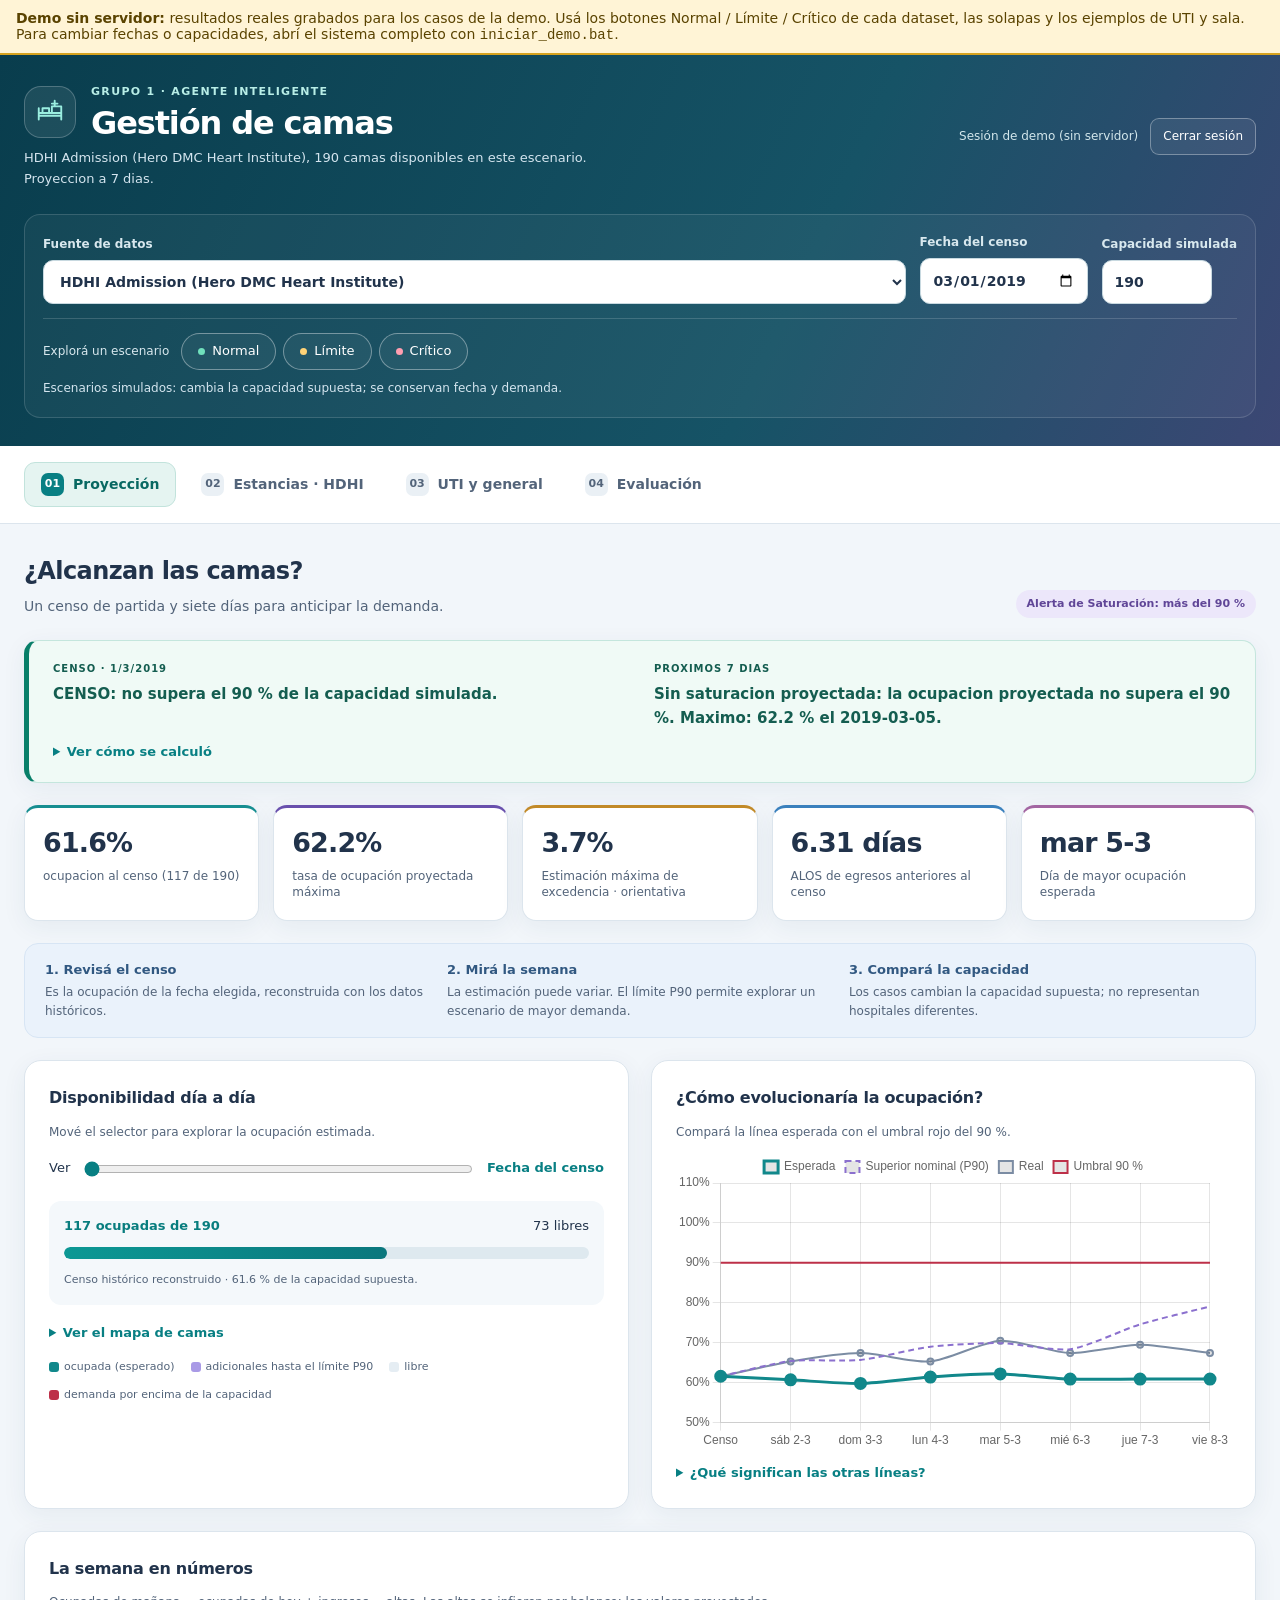
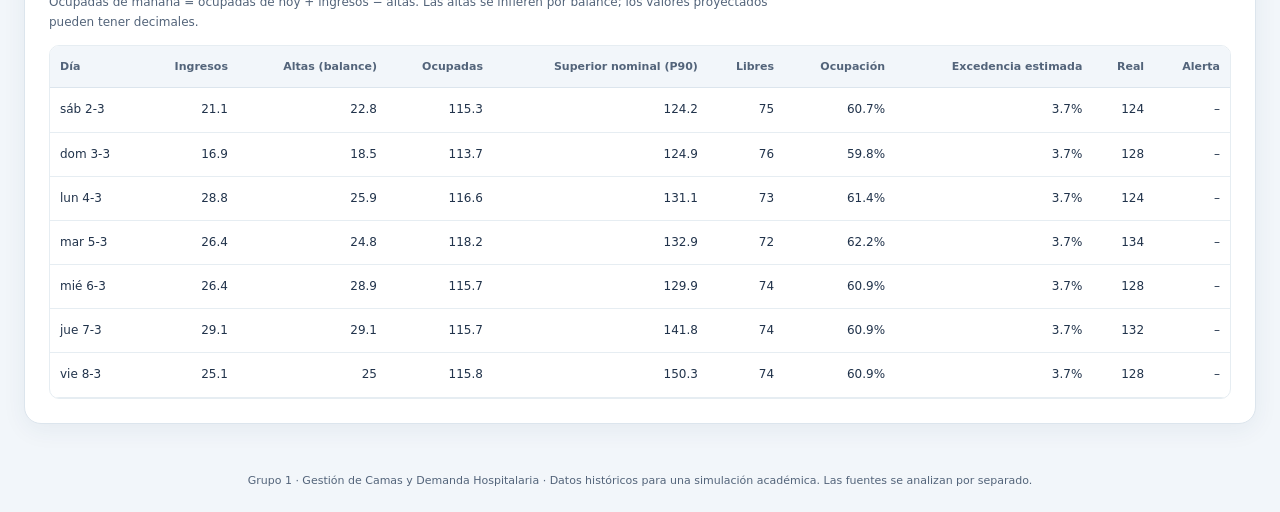
<file: demo/demo/panel_sin_servidor.html>
<!DOCTYPE html>
<html lang="es">
<head>
<meta charset="UTF-8">
<meta name="viewport" content="width=device-width, initial-scale=1">
<title>[Demo sin servidor] Gestión de camas | Grupo 1</title>
<!-- frontend/index.html — Dashboard del agente. Responsable: Bárbara (IA e interfaz).
     Consume la API del equipo: /datasets, /estadisticas, /proyeccion-camas y /modelo/* -->
<!-- Chart.js 4.4.1 (MIT) incluido: funciona sin internet -->
<script>
!function(t,e){"object"==typeof exports&&"undefined"!=typeof module?module.exports=e():"function"==typeof define&&define.amd?define(e):(t="undefined"!=typeof globalThis?globalThis:t||self).Chart=e()}(this,function(){"use strict";var s=Object.freeze({__proto__:null,get Colors(){return dn},get Decimation(){return fn},get Filler(){return Dn},get Legend(){return Tn},get SubTitle(){return In},get Title(){return En},get Tooltip(){return Un}});function t(){}const F=(()=>{let t=0;return()=>t++})();function P(t){return null==t}function O(t){if(Array.isArray&&Array.isArray(t))return!0;const e=Object.prototype.toString.call(t);return"[object"===e.slice(0,7)&&"Array]"===e.slice(-6)}function A(t){return null!==t&&"[object Object]"===Object.prototype.toString.call(t)}function p(t){return("number"==typeof t||t instanceof Number)&&isFinite(+t)}function g(t,e){return p(t)?t:e}function T(t,e){return void 0===t?e:t}const V=(t,e)=>"string"==typeof t&&t.endsWith("%")?parseFloat(t)/100:+t/e,B=(t,e)=>"string"==typeof t&&t.endsWith("%")?parseFloat(t)/100*e:+t;function d(t,e,i){if(t&&"function"==typeof t.call)return t.apply(i,e)}function k(t,e,i,s){let a,n,o;if(O(t))if(n=t.length,s)for(a=n-1;0<=a;a--)e.call(i,t[a],a);else for(a=0;a<n;a++)e.call(i,t[a],a);else if(A(t))for(o=Object.keys(t),n=o.length,a=0;a<n;a++)e.call(i,t[o[a]],o[a])}function W(t,e){let i,s,a,n;if(!t||!e||t.length!==e.length)return!1;for(i=0,s=t.length;i<s;++i)if(a=t[i],n=e[i],a.datasetIndex!==n.datasetIndex||a.index!==n.index)return!1;return!0}function N(e){if(O(e))return e.map(N);if(A(e)){const i=Object.create(null),s=Object.keys(e),a=s.length;let t=0;for(;t<a;++t)i[s[t]]=N(e[s[t]]);return i}return e}function H(t){return-1===["__proto__","prototype","constructor"].indexOf(t)}function j(t,e,i,s){var a;H(t)&&(a=e[t],i=i[t],A(a)&&A(i)?Y(a,i,s):e[t]=N(i))}function Y(i,t,s){var a,e=O(t)?t:[t],n=e.length;if(!A(i))return i;const o=(s=s||{}).merger||j;for(let t=0;t<n;++t)if(A(a=e[t])){const O=Object.keys(a);for(let t=0,e=O.length;t<e;++t)o(O[t],i,a,s)}return i}function $(t,e){return Y(t,e,{merger:U})}function U(t,e,i){var s;H(t)&&(s=e[t],i=i[t],A(s)&&A(i)?$(s,i):Object.prototype.hasOwnProperty.call(e,t)||(e[t]=N(i)))}const X={"":t=>t,x:t=>t.x,y:t=>t.y};function q(t){const e=t.split("."),i=[];let s="";for(const t of e)s+=t,s=s.endsWith("\\")?s.slice(0,-1)+".":(i.push(s),"");return i}function m(t,e){const i=X[e]||(X[e]=function(){const i=q(e);return t=>{for(const e of i){if(""===e)break;t=t&&t[e]}return t}}());return i(t)}function K(t){return t.charAt(0).toUpperCase()+t.slice(1)}const G=t=>void 0!==t,u=t=>"function"==typeof t,Z=(t,e)=>{if(t.size!==e.size)return!1;for(const i of t)if(!e.has(i))return!1;return!0};function J(t){return"mouseup"===t.type||"click"===t.type||"contextmenu"===t.type}const S=Math.PI,_=2*S,Q=_+S,tt=Number.POSITIVE_INFINITY,et=S/180,D=S/2,it=S/4,st=2*S/3,r=Math.log10,y=Math.sign;function at(t,e,i){return Math.abs(t-e)<i}function nt(t){var e=Math.round(t),e=(t=at(t,e,t/1e3)?e:t,Math.pow(10,Math.floor(r(t)))),t=t/e;return(t<=1?1:t<=2?2:t<=5?5:10)*e}function ot(t){const e=[],i=Math.sqrt(t);let s;for(s=1;s<i;s++)t%s==0&&(e.push(s),e.push(t/s));return i===(0|i)&&e.push(i),e.sort((t,e)=>t-e).pop(),e}function rt(t){return!isNaN(parseFloat(t))&&isFinite(t)}function lt(t,e){var i=Math.round(t);return i-e<=t&&t<=i+e}function ht(t,e,i){let s,a,n;for(s=0,a=t.length;s<a;s++)n=t[s][i],isNaN(n)||(e.min=Math.min(e.min,n),e.max=Math.max(e.max,n))}function L(t){return t*(S/180)}function ct(t){return t*(180/S)}function dt(i){if(p(i)){let t=1,e=0;for(;Math.round(i*t)/t!==i;)t*=10,e++;return e}}function ut(t,e){var i=e.x-t.x,e=e.y-t.y,t=Math.sqrt(i*i+e*e);let s=Math.atan2(e,i);return s<-.5*S&&(s+=_),{angle:s,distance:t}}function gt(t,e){return Math.sqrt(Math.pow(e.x-t.x,2)+Math.pow(e.y-t.y,2))}function ft(t,e){return(t-e+Q)%_-S}function v(t){return(t%_+_)%_}function pt(t,e,i,s){var t=v(t),e=v(e),i=v(i),a=v(e-t),n=v(i-t),o=v(t-e),r=v(t-i);return t===e||t===i||s&&e===i||n<a&&o<r}function C(t,e,i){return Math.max(e,Math.min(i,t))}function mt(t){return C(t,-32768,32767)}function c(t,e,i,s=1e-6){return t>=Math.min(e,i)-s&&t<=Math.max(e,i)+s}function bt(e,i,t){t=t||(t=>e[t]<i);let s,a=e.length-1,n=0;for(;1<a-n;)t(s=n+a>>1)?n=s:a=s;return{lo:n,hi:a}}const f=(i,s,a,t)=>bt(i,a,t?t=>{var e=i[t][s];return e<a||e===a&&i[t+1][s]===a}:t=>i[t][s]<a),xt=(e,i,s)=>bt(e,s,t=>e[t][i]>=s);function vt(t,e,i){let s=0,a=t.length;for(;s<a&&t[s]<e;)s++;for(;a>s&&t[a-1]>i;)a--;return 0<s||a<t.length?t.slice(s,a):t}const _t=["push","pop","shift","splice","unshift"];function yt(a,t){a._chartjs?a._chartjs.listeners.push(t):(Object.defineProperty(a,"_chartjs",{configurable:!0,enumerable:!1,value:{listeners:[t]}}),_t.forEach(t=>{const i="_onData"+K(t),s=a[t];Object.defineProperty(a,t,{configurable:!0,enumerable:!1,value(...e){var t=s.apply(this,e);return a._chartjs.listeners.forEach(t=>{"function"==typeof t[i]&&t[i](...e)}),t}})}))}function Mt(e,t){var i=e._chartjs;if(i){const s=i.listeners,a=s.indexOf(t);-1!==a&&s.splice(a,1),0<s.length||(_t.forEach(t=>{delete e[t]}),delete e._chartjs)}}function wt(t){var e=new Set(t);return e.size===t.length?t:Array.from(e)}const kt="undefined"==typeof window?function(t){return t()}:window.requestAnimationFrame;function St(e,i){let s,a=!1;return function(...t){s=t,a||(a=!0,kt.call(window,()=>{a=!1,e.apply(i,s)}))}}function Pt(e,i){let s;return function(...t){return i?(clearTimeout(s),s=setTimeout(e,i,t)):e.apply(this,t),i}}const Dt=t=>"start"===t?"left":"end"===t?"right":"center",E=(t,e,i)=>"start"===t?e:"end"===t?i:(e+i)/2,Ct=(t,e,i,s)=>t===(s?"left":"right")?i:"center"===t?(e+i)/2:e;function Ot(t,e,i){var s=e.length;let a=0,n=s;if(t._sorted){const{iScale:o,_parsed:r}=t,l=o.axis,{min:h,max:c,minDefined:d,maxDefined:u}=o.getUserBounds();d&&(a=C(Math.min(f(r,l,h).lo,i?s:f(e,l,o.getPixelForValue(h)).lo),0,s-1)),n=u?C(Math.max(f(r,o.axis,c,!0).hi+1,i?0:f(e,l,o.getPixelForValue(c),!0).hi+1),a,s)-a:s-a}return{start:a,count:n}}function At(t){var{xScale:e,yScale:i,_scaleRanges:s}=t,a={xmin:e.min,xmax:e.max,ymin:i.min,ymax:i.max};if(!s)return t._scaleRanges=a,!0;t=s.xmin!==e.min||s.xmax!==e.max||s.ymin!==i.min||s.ymax!==i.max;return Object.assign(s,a),t}var l=new class{constructor(){this._request=null,this._charts=new Map,this._running=!1,this._lastDate=void 0}_notify(e,i,s,t){const a=i.listeners[t],n=i.duration;a.forEach(t=>t({chart:e,initial:i.initial,numSteps:n,currentStep:Math.min(s-i.start,n)}))}_refresh(){this._request||(this._running=!0,this._request=kt.call(window,()=>{this._update(),this._request=null,this._running&&this._refresh()}))}_update(o=Date.now()){let r=0;this._charts.forEach((s,a)=>{if(s.running&&s.items.length){const n=s.items;let t,e=n.length-1,i=!1;for(;0<=e;--e)(t=n[e])._active?(t._total>s.duration&&(s.duration=t._total),t.tick(o),i=!0):(n[e]=n[n.length-1],n.pop());i&&(a.draw(),this._notify(a,s,o,"progress")),n.length||(s.running=!1,this._notify(a,s,o,"complete"),s.initial=!1),r+=n.length}}),this._lastDate=o,0===r&&(this._running=!1)}_getAnims(t){const e=this._charts;let i=e.get(t);return i||(i={running:!1,initial:!0,items:[],listeners:{complete:[],progress:[]}},e.set(t,i)),i}listen(t,e,i){this._getAnims(t).listeners[e].push(i)}add(t,e){e&&e.length&&this._getAnims(t).items.push(...e)}has(t){return 0<this._getAnims(t).items.length}start(t){const e=this._charts.get(t);e&&(e.running=!0,e.start=Date.now(),e.duration=e.items.reduce((t,e)=>Math.max(t,e._duration),0),this._refresh())}running(t){if(!this._running)return!1;t=this._charts.get(t);return!!(t&&t.running&&t.items.length)}stop(e){const i=this._charts.get(e);if(i&&i.items.length){const s=i.items;let t=s.length-1;for(;0<=t;--t)s[t].cancel();i.items=[],this._notify(e,i,Date.now(),"complete")}}remove(t){return this._charts.delete(t)}};function Tt(t){return t+.5|0}const Lt=(t,e,i)=>Math.max(Math.min(t,i),e);function Et(t){return Lt(Tt(2.55*t),0,255)}function Rt(t){return Lt(Tt(255*t),0,255)}function o(t){return Lt(Tt(t/2.55)/100,0,1)}function It(t){return Lt(Tt(100*t),0,100)}const n={0:0,1:1,2:2,3:3,4:4,5:5,6:6,7:7,8:8,9:9,A:10,B:11,C:12,D:13,E:14,F:15,a:10,b:11,c:12,d:13,e:14,f:15},zt=[..."0123456789ABCDEF"],Ft=t=>zt[15&t],Vt=t=>zt[(240&t)>>4]+zt[15&t],Bt=t=>(240&t)>>4==(15&t);const Wt=/^(hsla?|hwb|hsv)\(\s*([-+.e\d]+)(?:deg)?[\s,]+([-+.e\d]+)%[\s,]+([-+.e\d]+)%(?:[\s,]+([-+.e\d]+)(%)?)?\s*\)$/;function Nt(i,t,s){const a=t*Math.min(s,1-s),e=(t,e=(t+i/30)%12)=>s-a*Math.max(Math.min(e-3,9-e,1),-1);return[e(0),e(8),e(4)]}function Ht(i,s,a){i=(t,e=(t+i/60)%6)=>a-a*s*Math.max(Math.min(e,4-e,1),0);return[i(5),i(3),i(1)]}function jt(t,e,i){const s=Nt(t,1,.5);let a;for(1<e+i&&(e*=a=1/(e+i),i*=a),a=0;a<3;a++)s[a]*=1-e-i,s[a]+=e;return s}function Yt(t){var e=t.r/255,i=t.g/255,t=t.b/255,s=Math.max(e,i,t),a=Math.min(e,i,t),n=(s+a)/2;let o,r,l;return s!==a&&(l=s-a,r=.5<n?l/(2-s-a):l/(s+a),o=60*(o=(a=i,i=t,(t=e)===s?(a-i)/l+(a<i?6:0):a===s?(i-t)/l+2:(t-a)/l+4))+.5),[0|o,r||0,n]}function $t(t,e,i,s){return(Array.isArray(e)?t(e[0],e[1],e[2]):t(e,i,s)).map(Rt)}function Ut(t,e,i){return $t(Nt,t,e,i)}function Xt(t){return(t%360+360)%360}const qt={x:"dark",Z:"light",Y:"re",X:"blu",W:"gr",V:"medium",U:"slate",A:"ee",T:"ol",S:"or",B:"ra",C:"lateg",D:"ights",R:"in",Q:"turquois",E:"hi",P:"ro",O:"al",N:"le",M:"de",L:"yello",F:"en",K:"ch",G:"arks",H:"ea",I:"ightg",J:"wh"},Kt={OiceXe:"f0f8ff",antiquewEte:"faebd7",aqua:"ffff",aquamarRe:"7fffd4",azuY:"f0ffff",beige:"f5f5dc",bisque:"ffe4c4",black:"0",blanKedOmond:"ffebcd",Xe:"ff",XeviTet:"8a2be2",bPwn:"a52a2a",burlywood:"deb887",caMtXe:"5f9ea0",KartYuse:"7fff00",KocTate:"d2691e",cSO:"ff7f50",cSnflowerXe:"6495ed",cSnsilk:"fff8dc",crimson:"dc143c",cyan:"ffff",xXe:"8b",xcyan:"8b8b",xgTMnPd:"b8860b",xWay:"a9a9a9",xgYF:"6400",xgYy:"a9a9a9",xkhaki:"bdb76b",xmagFta:"8b008b",xTivegYF:"556b2f",xSange:"ff8c00",xScEd:"9932cc",xYd:"8b0000",xsOmon:"e9967a",xsHgYF:"8fbc8f",xUXe:"483d8b",xUWay:"2f4f4f",xUgYy:"2f4f4f",xQe:"ced1",xviTet:"9400d3",dAppRk:"ff1493",dApskyXe:"bfff",dimWay:"696969",dimgYy:"696969",dodgerXe:"1e90ff",fiYbrick:"b22222",flSOwEte:"fffaf0",foYstWAn:"228b22",fuKsia:"ff00ff",gaRsbSo:"dcdcdc",ghostwEte:"f8f8ff",gTd:"ffd700",gTMnPd:"daa520",Way:"808080",gYF:"8000",gYFLw:"adff2f",gYy:"808080",honeyMw:"f0fff0",hotpRk:"ff69b4",RdianYd:"cd5c5c",Rdigo:"4b0082",ivSy:"fffff0",khaki:"f0e68c",lavFMr:"e6e6fa",lavFMrXsh:"fff0f5",lawngYF:"7cfc00",NmoncEffon:"fffacd",ZXe:"add8e6",ZcSO:"f08080",Zcyan:"e0ffff",ZgTMnPdLw:"fafad2",ZWay:"d3d3d3",ZgYF:"90ee90",ZgYy:"d3d3d3",ZpRk:"ffb6c1",ZsOmon:"ffa07a",ZsHgYF:"20b2aa",ZskyXe:"87cefa",ZUWay:"778899",ZUgYy:"778899",ZstAlXe:"b0c4de",ZLw:"ffffe0",lime:"ff00",limegYF:"32cd32",lRF:"faf0e6",magFta:"ff00ff",maPon:"800000",VaquamarRe:"66cdaa",VXe:"cd",VScEd:"ba55d3",VpurpN:"9370db",VsHgYF:"3cb371",VUXe:"7b68ee",VsprRggYF:"fa9a",VQe:"48d1cc",VviTetYd:"c71585",midnightXe:"191970",mRtcYam:"f5fffa",mistyPse:"ffe4e1",moccasR:"ffe4b5",navajowEte:"ffdead",navy:"80",Tdlace:"fdf5e6",Tive:"808000",TivedBb:"6b8e23",Sange:"ffa500",SangeYd:"ff4500",ScEd:"da70d6",pOegTMnPd:"eee8aa",pOegYF:"98fb98",pOeQe:"afeeee",pOeviTetYd:"db7093",papayawEp:"ffefd5",pHKpuff:"ffdab9",peru:"cd853f",pRk:"ffc0cb",plum:"dda0dd",powMrXe:"b0e0e6",purpN:"800080",YbeccapurpN:"663399",Yd:"ff0000",Psybrown:"bc8f8f",PyOXe:"4169e1",saddNbPwn:"8b4513",sOmon:"fa8072",sandybPwn:"f4a460",sHgYF:"2e8b57",sHshell:"fff5ee",siFna:"a0522d",silver:"c0c0c0",skyXe:"87ceeb",UXe:"6a5acd",UWay:"708090",UgYy:"708090",snow:"fffafa",sprRggYF:"ff7f",stAlXe:"4682b4",tan:"d2b48c",teO:"8080",tEstN:"d8bfd8",tomato:"ff6347",Qe:"40e0d0",viTet:"ee82ee",JHt:"f5deb3",wEte:"ffffff",wEtesmoke:"f5f5f5",Lw:"ffff00",LwgYF:"9acd32"};let Gt;const Zt=/^rgba?\(\s*([-+.\d]+)(%)?[\s,]+([-+.e\d]+)(%)?[\s,]+([-+.e\d]+)(%)?(?:[\s,/]+([-+.e\d]+)(%)?)?\s*\)$/,Jt=t=>t<=.0031308?12.92*t:1.055*Math.pow(t,1/2.4)-.055,Qt=t=>t<=.04045?t/12.92:Math.pow((t+.055)/1.055,2.4);function te(e,i,s){if(e){let t=Yt(e);t[i]=Math.max(0,Math.min(t[i]+t[i]*s,0===i?360:1)),t=Ut(t),e.r=t[0],e.g=t[1],e.b=t[2]}}function ee(t,e){return t&&Object.assign(e||{},t)}function ie(t){var e={r:0,g:0,b:0,a:255};return Array.isArray(t)?3<=t.length&&(e={r:t[0],g:t[1],b:t[2],a:255},3<t.length&&(e.a=Rt(t[3]))):(e=ee(t,{r:0,g:0,b:0,a:1})).a=Rt(e.a),e}function se(t){return("r"===t.charAt(0)?function(t){var e=Zt.exec(t);let i,s,a,n=255;if(e){if(e[7]!==i){const t=+e[7];n=e[8]?Et(t):Lt(255*t,0,255)}return i=+e[1],s=+e[3],a=+e[5],i=255&(e[2]?Et(i):Lt(i,0,255)),s=255&(e[4]?Et(s):Lt(s,0,255)),a=255&(e[6]?Et(a):Lt(a,0,255)),{r:i,g:s,b:a,a:n}}}:function(t){var e,i,s,t=Wt.exec(t);let a,n=255;if(t)return void 0!==t[5]&&(n=(t[6]?Et:Rt)(+t[5])),e=Xt(+t[2]),i=+t[3]/100,s=+t[4]/100,{r:(a="hwb"===t[1]?$t(jt,e,i,s):"hsv"===t[1]?$t(Ht,e,i,s):Ut(e,i,s))[0],g:a[1],b:a[2],a:n}})(t)}class ae{constructor(t){if(t instanceof ae)return t;var e,i,s=typeof t;let a;"object"==s?a=ie(t):"string"==s&&(i=(s=t).length,"#"===s[0]&&(4===i||5===i?e={r:255&17*n[s[1]],g:255&17*n[s[2]],b:255&17*n[s[3]],a:5===i?17*n[s[4]]:255}:7!==i&&9!==i||(e={r:n[s[1]]<<4|n[s[2]],g:n[s[3]]<<4|n[s[4]],b:n[s[5]]<<4|n[s[6]],a:9===i?n[s[7]]<<4|n[s[8]]:255})),a=e||(i=t,Gt||((Gt=function(){const t={},e=Object.keys(Kt),i=Object.keys(qt);let s,a,n,o,r;for(s=0;s<e.length;s++){for(o=r=e[s],a=0;a<i.length;a++)n=i[a],r=r.replace(n,qt[n]);n=parseInt(Kt[o],16),t[r]=[n>>16&255,n>>8&255,255&n]}return t}()).transparent=[0,0,0,0]),(i=Gt[i.toLowerCase()])&&{r:i[0],g:i[1],b:i[2],a:4===i.length?i[3]:255})||se(t)),this._rgb=a,this._valid=!!a}get valid(){return this._valid}get rgb(){var t=ee(this._rgb);return t&&(t.a=o(t.a)),t}set rgb(t){this._rgb=ie(t)}rgbString(){return this._valid?(t=this._rgb)&&(t.a<255?`rgba(${t.r}, ${t.g}, ${t.b}, ${o(t.a)})`:`rgb(${t.r}, ${t.g}, ${t.b})`):void 0;var t}hexString(){return this._valid?(t=this._rgb,e=t,e=Bt(e.r)&&Bt(e.g)&&Bt(e.b)&&Bt(e.a)?Ft:Vt,t?"#"+e(t.r)+e(t.g)+e(t.b)+((t=t.a)<255?e(t):""):void 0):void 0;var t,e}hslString(){if(this._valid){var t,e,i,s=this._rgb;if(s)return i=Yt(s),t=i[0],e=It(i[1]),i=It(i[2]),s.a<255?`hsla(${t}, ${e}%, ${i}%, ${o(s.a)})`:`hsl(${t}, ${e}%, ${i}%)`}}mix(t,e){if(t){const s=this.rgb,a=t.rgb;var t=void 0===e?.5:e,e=2*t-1,i=s.a-a.a,e=(1+(e*i==-1?e:(e+i)/(1+e*i)))/2,i=1-e;s.r=255&e*s.r+i*a.r+.5,s.g=255&e*s.g+i*a.g+.5,s.b=255&e*s.b+i*a.b+.5,s.a=t*s.a+(1-t)*a.a,this.rgb=s}return this}interpolate(t,e){return t&&(this._rgb=(i=this._rgb,t=t._rgb,e=e,s=Qt(o(i.r)),a=Qt(o(i.g)),n=Qt(o(i.b)),{r:Rt(Jt(s+e*(Qt(o(t.r))-s))),g:Rt(Jt(a+e*(Qt(o(t.g))-a))),b:Rt(Jt(n+e*(Qt(o(t.b))-n))),a:i.a+e*(t.a-i.a)})),this;var i,s,a,n}clone(){return new ae(this.rgb)}alpha(t){return this._rgb.a=Rt(t),this}clearer(t){return this._rgb.a*=1-t,this}greyscale(){const t=this._rgb,e=Tt(.3*t.r+.59*t.g+.11*t.b);return t.r=t.g=t.b=e,this}opaquer(t){return this._rgb.a*=1+t,this}negate(){const t=this._rgb;return t.r=255-t.r,t.g=255-t.g,t.b=255-t.b,this}lighten(t){return te(this._rgb,2,t),this}darken(t){return te(this._rgb,2,-t),this}saturate(t){return te(this._rgb,1,t),this}desaturate(t){return te(this._rgb,1,-t),this}rotate(t){return e=this._rgb,t=t,(i=Yt(e))[0]=Xt(i[0]+t),i=Ut(i),e.r=i[0],e.g=i[1],e.b=i[2],this;var e,i}}function ne(t){return!(!t||"object"!=typeof t)&&("[object CanvasPattern]"===(t=t.toString())||"[object CanvasGradient]"===t)}function oe(t){return ne(t)?t:new ae(t)}function re(t){return ne(t)?t:new ae(t).saturate(.5).darken(.1).hexString()}const le=["x","y","borderWidth","radius","tension"],he=["color","borderColor","backgroundColor"],ce=new Map;function de(t,e,a){return function(t,e){e=a||{};var i=t+JSON.stringify(e);let s=ce.get(i);return s||(s=new Intl.NumberFormat(t,e),ce.set(i,s)),s}(e).format(t)}const ue={values:t=>O(t)?t:""+t,numeric(t,e,i){if(0===t)return"0";var s=this.chart.options.locale;let a,n=t;if(1<i.length){const e=Math.max(Math.abs(i[0].value),Math.abs(i[i.length-1].value));(e<1e-4||1e15<e)&&(a="scientific"),n=function(t){let e=3<i.length?i[2].value-i[1].value:i[1].value-i[0].value;return e=1<=Math.abs(e)&&t!==Math.floor(t)?t-Math.floor(t):e}(t)}var o=r(Math.abs(n)),o=isNaN(o)?1:Math.max(Math.min(-1*Math.floor(o),20),0),o={notation:a,minimumFractionDigits:o,maximumFractionDigits:o};return Object.assign(o,this.options.ticks.format),de(t,s,o)},logarithmic(t,e,i){if(0===t)return"0";var s=i[e].significand||t/Math.pow(10,Math.floor(r(t)));return[1,2,3,5,10,15].includes(s)||e>.8*i.length?ue.numeric.call(this,t,e,i):""}};var ge={formatters:ue};const fe=Object.create(null),pe=Object.create(null);function me(i,t){if(!t)return i;var s=t.split(".");for(let t=0,e=s.length;t<e;++t){var a=s[t];i=i[a]||(i[a]=Object.create(null))}return i}function be(t,e,i){return"string"==typeof e?Y(me(t,e),i):Y(me(t,""),e)}var R=new class{constructor(t,e){this.animation=void 0,this.backgroundColor="rgba(0,0,0,0.1)",this.borderColor="rgba(0,0,0,0.1)",this.color="#666",this.datasets={},this.devicePixelRatio=t=>t.chart.platform.getDevicePixelRatio(),this.elements={},this.events=["mousemove","mouseout","click","touchstart","touchmove"],this.font={family:"'Helvetica Neue', 'Helvetica', 'Arial', sans-serif",size:12,style:"normal",lineHeight:1.2,weight:null},this.hover={},this.hoverBackgroundColor=(t,e)=>re(e.backgroundColor),this.hoverBorderColor=(t,e)=>re(e.borderColor),this.hoverColor=(t,e)=>re(e.color),this.indexAxis="x",this.interaction={mode:"nearest",intersect:!0,includeInvisible:!1},this.maintainAspectRatio=!0,this.onHover=null,this.onClick=null,this.parsing=!0,this.plugins={},this.responsive=!0,this.scale=void 0,this.scales={},this.showLine=!0,this.drawActiveElementsOnTop=!0,this.describe(t),this.apply(e)}set(t,e){return be(this,t,e)}get(t){return me(this,t)}describe(t,e){return be(pe,t,e)}override(t,e){return be(fe,t,e)}route(t,e,i,s){const a=me(this,t),n=me(this,i),o="_"+e;Object.defineProperties(a,{[o]:{value:a[e],writable:!0},[e]:{enumerable:!0,get(){var t=this[o],e=n[s];return A(t)?Object.assign({},e,t):T(t,e)},set(t){this[o]=t}}})}apply(t){t.forEach(t=>t(this))}}({_scriptable:t=>!t.startsWith("on"),_indexable:t=>"events"!==t,hover:{_fallback:"interaction"},interaction:{_scriptable:!1,_indexable:!1}},[function(t){t.set("animation",{delay:void 0,duration:1e3,easing:"easeOutQuart",fn:void 0,from:void 0,loop:void 0,to:void 0,type:void 0}),t.describe("animation",{_fallback:!1,_indexable:!1,_scriptable:t=>"onProgress"!==t&&"onComplete"!==t&&"fn"!==t}),t.set("animations",{colors:{type:"color",properties:he},numbers:{type:"number",properties:le}}),t.describe("animations",{_fallback:"animation"}),t.set("transitions",{active:{animation:{duration:400}},resize:{animation:{duration:0}},show:{animations:{colors:{from:"transparent"},visible:{type:"boolean",duration:0}}},hide:{animations:{colors:{to:"transparent"},visible:{type:"boolean",easing:"linear",fn:t=>0|t}}}})},function(t){t.set("layout",{autoPadding:!0,padding:{top:0,right:0,bottom:0,left:0}})},function(t){t.set("scale",{display:!0,offset:!1,reverse:!1,beginAtZero:!1,bounds:"ticks",clip:!0,grace:0,grid:{display:!0,lineWidth:1,drawOnChartArea:!0,drawTicks:!0,tickLength:8,tickWidth:(t,e)=>e.lineWidth,tickColor:(t,e)=>e.color,offset:!1},border:{display:!0,dash:[],dashOffset:0,width:1},title:{display:!1,text:"",padding:{top:4,bottom:4}},ticks:{minRotation:0,maxRotation:50,mirror:!1,textStrokeWidth:0,textStrokeColor:"",padding:3,display:!0,autoSkip:!0,autoSkipPadding:3,labelOffset:0,callback:ge.formatters.values,minor:{},major:{},align:"center",crossAlign:"near",showLabelBackdrop:!1,backdropColor:"rgba(255, 255, 255, 0.75)",backdropPadding:2}}),t.route("scale.ticks","color","","color"),t.route("scale.grid","color","","borderColor"),t.route("scale.border","color","","borderColor"),t.route("scale.title","color","","color"),t.describe("scale",{_fallback:!1,_scriptable:t=>!t.startsWith("before")&&!t.startsWith("after")&&"callback"!==t&&"parser"!==t,_indexable:t=>"borderDash"!==t&&"tickBorderDash"!==t&&"dash"!==t}),t.describe("scales",{_fallback:"scale"}),t.describe("scale.ticks",{_scriptable:t=>"backdropPadding"!==t&&"callback"!==t,_indexable:t=>"backdropPadding"!==t})}]);function xe(){return"undefined"!=typeof window&&"undefined"!=typeof document}function ve(t){let e=t.parentNode;return e=e&&"[object ShadowRoot]"===e.toString()?e.host:e}function _e(t,e,i){let s;return"string"==typeof t?(s=parseInt(t,10),-1!==t.indexOf("%")&&(s=s/100*e.parentNode[i])):s=t,s}const ye=t=>t.ownerDocument.defaultView.getComputedStyle(t,null);function Me(t,e){return ye(t).getPropertyValue(e)}const we=["top","right","bottom","left"];function ke(e,i,s){const a={};s=s?"-"+s:"";for(let t=0;t<4;t++){var n=we[t];a[n]=parseFloat(e[i+"-"+n+s])||0}return a.width=a.left+a.right,a.height=a.top+a.bottom,a}function Se(t,e){if("native"in t)return t;var{canvas:i,currentDevicePixelRatio:s}=e,a=ye(i),n="border-box"===a.boxSizing,o=ke(a,"padding"),a=ke(a,"border","width"),{x:t,y:r,box:l}=function(t,e){var i,s=t.touches,s=s&&s.length?s[0]:t,{offsetX:a,offsetY:n}=s;let o,r,l=!1;if(i=n,t=t.target,!(0<a||0<i)||t&&t.shadowRoot){const t=e.getBoundingClientRect();o=s.clientX-t.left,r=s.clientY-t.top,l=!0}else o=a,r=n;return{x:o,y:r,box:l}}(t,i),h=o.left+(l&&a.left),l=o.top+(l&&a.top);let{width:c,height:d}=e;return n&&(c-=o.width+a.width,d-=o.height+a.height),{x:Math.round((t-h)/c*i.width/s),y:Math.round((r-l)/d*i.height/s)}}const Pe=t=>Math.round(10*t)/10;function De(t,e,i,s){var a=ye(t),n=ke(a,"margin"),o=_e(a.maxWidth,t,"clientWidth")||tt,r=_e(a.maxHeight,t,"clientHeight")||tt,t=function(t,e,i){let s,a;if(void 0===e||void 0===i){const n=ve(t);if(n){const t=n.getBoundingClientRect(),o=ye(n),r=ke(o,"border","width"),l=ke(o,"padding");e=t.width-l.width-r.width,i=t.height-l.height-r.height,s=_e(o.maxWidth,n,"clientWidth"),a=_e(o.maxHeight,n,"clientHeight")}else e=t.clientWidth,i=t.clientHeight}return{width:e,height:i,maxWidth:s||tt,maxHeight:a||tt}}(t,e,i);let{width:l,height:h}=t;if("content-box"===a.boxSizing){const t=ke(a,"border","width"),e=ke(a,"padding");l-=e.width+t.width,h-=e.height+t.height}return l=Math.max(0,l-n.width),h=Math.max(0,s?l/s:h-n.height),l=Pe(Math.min(l,o,t.maxWidth)),h=Pe(Math.min(h,r,t.maxHeight)),l&&!h&&(h=Pe(l/2)),(void 0!==e||void 0!==i)&&s&&t.height&&h>t.height&&(h=t.height,l=Pe(Math.floor(h*s))),{width:l,height:h}}function Ce(t,e,i){var e=e||1,s=Math.floor(t.height*e),a=Math.floor(t.width*e);t.height=Math.floor(t.height),t.width=Math.floor(t.width);const n=t.canvas;return n.style&&(i||!n.style.height&&!n.style.width)&&(n.style.height=t.height+"px",n.style.width=t.width+"px"),(t.currentDevicePixelRatio!==e||n.height!==s||n.width!==a)&&(t.currentDevicePixelRatio=e,n.height=s,n.width=a,t.ctx.setTransform(e,0,0,e,0,0),!0)}var Oe=function(){let t=!1;try{var e={get passive(){return!(t=!0)}};xe()&&(window.addEventListener("test",null,e),window.removeEventListener("test",null,e))}catch(t){}return t}();function Ae(t,e){const i=Me(t,e),s=i&&i.match(/^(\d+)(\.\d+)?px$/);return s?+s[1]:void 0}function Te(t){return!t||P(t.size)||P(t.family)?null:(t.style?t.style+" ":"")+(t.weight?t.weight+" ":"")+t.size+"px "+t.family}function Le(t,e,i,s,a){let n=e[a];return n||(n=e[a]=t.measureText(a).width,i.push(a)),s=n>s?n:s}function Ee(t,e,i,s){let a=(s=s||{}).data=s.data||{},n=s.garbageCollect=s.garbageCollect||[],o=(s.font!==e&&(a=s.data={},n=s.garbageCollect=[],s.font=e),t.save(),t.font=e,0);var r=i.length;let l,h,c,d,u;for(l=0;l<r;l++)if(null==(d=i[l])||O(d)){if(O(d))for(h=0,c=d.length;h<c;h++)null==(u=d[h])||O(u)||(o=Le(t,a,n,o,u))}else o=Le(t,a,n,o,d);t.restore();var g=n.length/2;if(g>i.length){for(l=0;l<g;l++)delete a[n[l]];n.splice(0,g)}return o}function Re(t,e,i){t=t.currentDevicePixelRatio,i=0!==i?Math.max(i/2,.5):0;return Math.round((e-i)*t)/t+i}function Ie(t,e){(e=e||t.getContext("2d")).save(),e.resetTransform(),e.clearRect(0,0,t.width,t.height),e.restore()}function ze(t,e,i,s){Fe(t,e,i,s,null)}function Fe(t,e,i,s,a){let n,o,r,l,h,c,d,u;const g=e.pointStyle,f=e.rotation,p=e.radius;let m=(f||0)*et;if(g&&"object"==typeof g&&("[object HTMLImageElement]"===(n=g.toString())||"[object HTMLCanvasElement]"===n))return t.save(),t.translate(i,s),t.rotate(m),t.drawImage(g,-g.width/2,-g.height/2,g.width,g.height),void t.restore();if(!(isNaN(p)||p<=0)){switch(t.beginPath(),g){default:a?t.ellipse(i,s,a/2,p,0,0,_):t.arc(i,s,p,0,_),t.closePath();break;case"triangle":c=a?a/2:p,t.moveTo(i+Math.sin(m)*c,s-Math.cos(m)*p),m+=st,t.lineTo(i+Math.sin(m)*c,s-Math.cos(m)*p),m+=st,t.lineTo(i+Math.sin(m)*c,s-Math.cos(m)*p),t.closePath();break;case"rectRounded":h=.516*p,l=p-h,o=Math.cos(m+it)*l,d=Math.cos(m+it)*(a?a/2-h:l),r=Math.sin(m+it)*l,u=Math.sin(m+it)*(a?a/2-h:l),t.arc(i-d,s-r,h,m-S,m-D),t.arc(i+u,s-o,h,m-D,m),t.arc(i+d,s+r,h,m,m+D),t.arc(i-u,s+o,h,m+D,m+S),t.closePath();break;case"rect":if(!f){l=Math.SQRT1_2*p,c=a?a/2:l,t.rect(i-c,s-l,2*c,2*l);break}m+=it;case"rectRot":d=Math.cos(m)*(a?a/2:p),o=Math.cos(m)*p,r=Math.sin(m)*p,u=Math.sin(m)*(a?a/2:p),t.moveTo(i-d,s-r),t.lineTo(i+u,s-o),t.lineTo(i+d,s+r),t.lineTo(i-u,s+o),t.closePath();break;case"crossRot":m+=it;case"cross":d=Math.cos(m)*(a?a/2:p),o=Math.cos(m)*p,r=Math.sin(m)*p,u=Math.sin(m)*(a?a/2:p),t.moveTo(i-d,s-r),t.lineTo(i+d,s+r),t.moveTo(i+u,s-o),t.lineTo(i-u,s+o);break;case"star":d=Math.cos(m)*(a?a/2:p),o=Math.cos(m)*p,r=Math.sin(m)*p,u=Math.sin(m)*(a?a/2:p),t.moveTo(i-d,s-r),t.lineTo(i+d,s+r),t.moveTo(i+u,s-o),t.lineTo(i-u,s+o),m+=it,d=Math.cos(m)*(a?a/2:p),o=Math.cos(m)*p,r=Math.sin(m)*p,u=Math.sin(m)*(a?a/2:p),t.moveTo(i-d,s-r),t.lineTo(i+d,s+r),t.moveTo(i+u,s-o),t.lineTo(i-u,s+o);break;case"line":o=a?a/2:Math.cos(m)*p,r=Math.sin(m)*p,t.moveTo(i-o,s-r),t.lineTo(i+o,s+r);break;case"dash":t.moveTo(i,s),t.lineTo(i+Math.cos(m)*(a?a/2:p),s+Math.sin(m)*p);break;case!1:t.closePath()}t.fill(),0<e.borderWidth&&t.stroke()}}function M(t,e,i){return i=i||.5,!e||t&&t.x>e.left-i&&t.x<e.right+i&&t.y>e.top-i&&t.y<e.bottom+i}function Ve(t,e){t.save(),t.beginPath(),t.rect(e.left,e.top,e.right-e.left,e.bottom-e.top),t.clip()}function Be(t){t.restore()}function We(t,e,i,s,a){if(!e)return t.lineTo(i.x,i.y);if("middle"===a){const s=(e.x+i.x)/2;t.lineTo(s,e.y),t.lineTo(s,i.y)}else"after"===a!=!!s?t.lineTo(e.x,i.y):t.lineTo(i.x,e.y);t.lineTo(i.x,i.y)}function Ne(t,e,i,s){if(!e)return t.lineTo(i.x,i.y);t.bezierCurveTo(s?e.cp1x:e.cp2x,s?e.cp1y:e.cp2y,s?i.cp2x:i.cp1x,s?i.cp2y:i.cp1y,i.x,i.y)}function He(t,e,i,s,a,n={}){var o,r,l,h,c,d,u,g,f=O(e)?e:[e],p=0<n.strokeWidth&&""!==n.strokeColor;let m,b;for(t.save(),t.font=a.string,e=t,(g=n).translation&&e.translate(g.translation[0],g.translation[1]),P(g.rotation)||e.rotate(g.rotation),g.color&&(e.fillStyle=g.color),g.textAlign&&(e.textAlign=g.textAlign),g.textBaseline&&(e.textBaseline=g.textBaseline),m=0;m<f.length;++m)b=f[m],n.backdrop&&(c=t,d=n.backdrop,u=void 0,u=c.fillStyle,c.fillStyle=d.color,c.fillRect(d.left,d.top,d.width,d.height),c.fillStyle=u),p&&(n.strokeColor&&(t.strokeStyle=n.strokeColor),P(n.strokeWidth)||(t.lineWidth=n.strokeWidth),t.strokeText(b,i,s,n.maxWidth)),t.fillText(b,i,s,n.maxWidth),d=t,c=i,u=s,o=b,h=l=void 0,((r=n).strikethrough||r.underline)&&(l=c-(o=d.measureText(o)).actualBoundingBoxLeft,c=c+o.actualBoundingBoxRight,h=u-o.actualBoundingBoxAscent,u=u+o.actualBoundingBoxDescent,o=r.strikethrough?(h+u)/2:u,d.strokeStyle=d.fillStyle,d.beginPath(),d.lineWidth=r.decorationWidth||2,d.moveTo(l,o),d.lineTo(c,o),d.stroke()),s+=Number(a.lineHeight);t.restore()}function je(t,e){var{x:e,y:i,w:s,h:a,radius:n}=e;t.arc(e+n.topLeft,i+n.topLeft,n.topLeft,1.5*S,S,!0),t.lineTo(e,i+a-n.bottomLeft),t.arc(e+n.bottomLeft,i+a-n.bottomLeft,n.bottomLeft,S,D,!0),t.lineTo(e+s-n.bottomRight,i+a),t.arc(e+s-n.bottomRight,i+a-n.bottomRight,n.bottomRight,D,0,!0),t.lineTo(e+s,i+n.topRight),t.arc(e+s-n.topRight,i+n.topRight,n.topRight,0,-D,!0),t.lineTo(e+n.topLeft,i)}function Ye(r,l=[""],t,e,a=()=>r[0]){const i=t||r;void 0===e&&(e=ti("_fallback",r));t={[Symbol.toStringTag]:"Object",_cacheable:!0,_scopes:r,_rootScopes:i,_fallback:e,_getTarget:a,override:t=>Ye([t,...r],l,i,e)};return new Proxy(t,{deleteProperty:(t,e)=>(delete t[e],delete t._keys,delete r[0][e],!0),get:(n,o)=>Ke(n,o,()=>{var t,e=o,i=r,s=n;for(const a of l)if(t=ti(Xe(a,e),i),void 0!==t)return qe(e,t)?Je(i,s,e,t):t}),getOwnPropertyDescriptor:(t,e)=>Reflect.getOwnPropertyDescriptor(t._scopes[0],e),getPrototypeOf:()=>Reflect.getPrototypeOf(r[0]),has:(t,e)=>ei(t).includes(e),ownKeys:t=>ei(t),set(t,e,i){const s=t._storage||(t._storage=a());return t[e]=s[e]=i,delete t._keys,!0}})}function $e(s,e,i,a){var t={_cacheable:!1,_proxy:s,_context:e,_subProxy:i,_stack:new Set,_descriptors:Ue(s,a),setContext:t=>$e(s,t,i,a),override:t=>$e(s.override(t),e,i,a)};return new Proxy(t,{deleteProperty:(t,e)=>(delete t[e],delete s[e],!0),get:(r,h,c)=>Ke(r,h,()=>{{var l=r,e=h,i=c;const{_proxy:s,_context:a,_subProxy:n,_descriptors:o}=l;let t=s[e];return O(t=u(t)&&o.isScriptable(e)?function(t,e,i){const{_proxy:s,_context:a,_subProxy:n,_stack:o}=l;if(o.has(t))throw new Error("Recursion detected: "+Array.from(o).join("->")+"->"+t);o.add(t);let r=e(a,n||i);return o.delete(t),r=qe(t,r)?Je(s._scopes,s,t,r):r}(e,t,i):t)&&t.length&&(t=function(t,e,i,s){const{_proxy:a,_context:n,_subProxy:o,_descriptors:r}=i;if(void 0!==n.index&&s(t))return e[n.index%e.length];if(A(e[0])){const i=e,s=a._scopes.filter(t=>t!==i);e=[];for(const A of i){const i=Je(s,a,t,A);e.push($e(i,n,o&&o[t],r))}}return e}(e,t,l,o.isIndexable)),t=qe(e,t)?$e(t,a,n&&n[e],o):t}}),getOwnPropertyDescriptor:(t,e)=>t._descriptors.allKeys?Reflect.has(s,e)?{enumerable:!0,configurable:!0}:void 0:Reflect.getOwnPropertyDescriptor(s,e),getPrototypeOf:()=>Reflect.getPrototypeOf(s),has:(t,e)=>Reflect.has(s,e),ownKeys:()=>Reflect.ownKeys(s),set:(t,e,i)=>(s[e]=i,delete t[e],!0)})}function Ue(t,e={scriptable:!0,indexable:!0}){const{_scriptable:i=e.scriptable,_indexable:s=e.indexable,_allKeys:a=e.allKeys}=t;return{allKeys:a,scriptable:i,indexable:s,isScriptable:u(i)?i:()=>i,isIndexable:u(s)?s:()=>s}}const Xe=(t,e)=>t?t+K(e):e,qe=(t,e)=>A(e)&&"adapters"!==t&&(null===Object.getPrototypeOf(e)||e.constructor===Object);function Ke(t,e,i){if(Object.prototype.hasOwnProperty.call(t,e))return t[e];i=i();return t[e]=i}function Ge(t,e,i){return u(t)?t(e,i):t}function Ze(t,e,i,s,a){for(const r of e){n=i,o=r;const e=!0===n?o:"string"==typeof n?m(o,n):void 0;if(e){t.add(e);o=Ge(e._fallback,i,a);if(void 0!==o&&o!==i&&o!==s)return o}else if(!1===e&&void 0!==s&&i!==s)return null}var n,o;return!1}function Je(t,s,a,n){const e=s._rootScopes,i=Ge(s._fallback,a,n),o=[...t,...e],r=new Set;r.add(n);t=Qe(r,o,a,i||a,n);return null!==t&&(void 0===i||i===a||null!==Qe(r,o,i,t,n))&&Ye(Array.from(r),[""],e,i,()=>{{var t=a,e=n;const i=s._getTarget();return t in i||(i[t]={}),O(t=i[t])&&A(e)?e:t||{}}})}function Qe(t,e,i,s,a){for(;i;)i=Ze(t,e,i,s,a);return i}function ti(t,e){for(const i of e)if(i){const e=i[t];if(void 0!==e)return e}}function ei(t){let e=t._keys;return e=e||(t._keys=function(t){const e=new Set;for(const i of t)for(const t of Object.keys(i).filter(t=>!t.startsWith("_")))e.add(t);return Array.from(e)}(t._scopes))}function ii(t,e,i,s){const a=t["iScale"],{key:n="r"}=this._parsing,o=new Array(s);let r,l,h,c;for(r=0,l=s;r<l;++r)c=e[h=r+i],o[r]={r:a.parse(m(c,n),h)};return o}const si=Number.EPSILON||1e-14,ai=(t,e)=>e<t.length&&!t[e].skip&&t[e],ni=t=>"x"===t?"y":"x";function oi(t,e,i,s){var t=t.skip?e:t,a=e,e=i.skip?e:i,i=gt(a,t),n=gt(e,a);let o=i/(i+n),r=n/(i+n);o=isNaN(o)?0:o,r=isNaN(r)?0:r;i=s*o,n=s*r;return{previous:{x:a.x-i*(e.x-t.x),y:a.y-i*(e.y-t.y)},next:{x:a.x+n*(e.x-t.x),y:a.y+n*(e.y-t.y)}}}function ri(t,n="x"){const e=ni(n),i=t.length,r=Array(i).fill(0),l=Array(i);let s,a,o,h=ai(t,0);for(s=0;s<i;++s)if(a=o,o=h,h=ai(t,s+1),o){if(h){const t=h[n]-o[n];r[s]=0!=t?(h[e]-o[e])/t:0}l[s]=a?h?y(r[s-1])!==y(r[s])?0:(r[s-1]+r[s])/2:r[s-1]:r[s]}{var c=t,d=r,u=l,g=c.length;let e,i,s,a,n,o=ai(c,0);for(let t=0;t<g-1;++t)n=o,o=ai(c,t+1),n&&o&&(at(d[t],0,si)?u[t]=u[t+1]=0:(e=u[t]/d[t],i=u[t+1]/d[t],(a=Math.pow(e,2)+Math.pow(i,2))<=9||(s=3/Math.sqrt(a),u[t]=e*s*d[t],u[t+1]=i*s*d[t])))}{var[f,p,m="x"]=[t,l,n];const b=ni(m),x=f.length;let e,i,s,a=ai(f,0);for(let t=0;t<x;++t)if(i=s,s=a,a=ai(f,t+1),s){const x=s[m],v=s[b];i&&(e=(x-i[m])/3,s["cp1"+m]=x-e,s["cp1"+b]=v-e*p[t]),a&&(e=(a[m]-x)/3,s["cp2"+m]=x+e,s["cp2"+b]=v+e*p[t])}return}}function li(t,e,i){return Math.max(Math.min(t,i),e)}function hi(o,e,r,i,t){let s,a,n,l;if(e.spanGaps&&(o=o.filter(t=>!t.skip)),"monotone"===e.cubicInterpolationMode)ri(o,t);else{let t=i?o[o.length-1]:o[0];for(s=0,a=o.length;s<a;++s)n=o[s],l=oi(t,n,o[Math.min(s+1,a-(i?0:1))%a],e.tension),n.cp1x=l.previous.x,n.cp1y=l.previous.y,n.cp2x=l.next.x,n.cp2y=l.next.y,t=n}if(e.capBezierPoints){var h=o,c=r;let t,e,i,s,a,n=M(h[0],c);for(t=0,e=h.length;t<e;++t)a=s,s=n,n=t<e-1&&M(h[t+1],c),s&&(i=h[t],a&&(i.cp1x=li(i.cp1x,c.left,c.right),i.cp1y=li(i.cp1y,c.top,c.bottom)),n&&(i.cp2x=li(i.cp2x,c.left,c.right),i.cp2y=li(i.cp2y,c.top,c.bottom)))}}const ci=t=>0===t||1===t,di=(t,e,i)=>-Math.pow(2,10*--t)*Math.sin((t-e)*_/i),ui=(t,e,i)=>Math.pow(2,-10*t)*Math.sin((t-e)*_/i)+1,gi={linear:t=>t,easeInQuad:t=>t*t,easeOutQuad:t=>-t*(t-2),easeInOutQuad:t=>(t/=.5)<1?.5*t*t:-.5*(--t*(t-2)-1),easeInCubic:t=>t*t*t,easeOutCubic:t=>--t*t*t+1,easeInOutCubic:t=>(t/=.5)<1?.5*t*t*t:.5*((t-=2)*t*t+2),easeInQuart:t=>t*t*t*t,easeOutQuart:t=>-(--t*t*t*t-1),easeInOutQuart:t=>(t/=.5)<1?.5*t*t*t*t:-.5*((t-=2)*t*t*t-2),easeInQuint:t=>t*t*t*t*t,easeOutQuint:t=>--t*t*t*t*t+1,easeInOutQuint:t=>(t/=.5)<1?.5*t*t*t*t*t:.5*((t-=2)*t*t*t*t+2),easeInSine:t=>1-Math.cos(t*D),easeOutSine:t=>Math.sin(t*D),easeInOutSine:t=>-.5*(Math.cos(S*t)-1),easeInExpo:t=>0===t?0:Math.pow(2,10*(t-1)),easeOutExpo:t=>1===t?1:1-Math.pow(2,-10*t),easeInOutExpo:t=>ci(t)?t:t<.5?.5*Math.pow(2,10*(2*t-1)):.5*(2-Math.pow(2,-10*(2*t-1))),easeInCirc:t=>1<=t?t:-(Math.sqrt(1-t*t)-1),easeOutCirc:t=>Math.sqrt(1- --t*t),easeInOutCirc:t=>(t/=.5)<1?-.5*(Math.sqrt(1-t*t)-1):.5*(Math.sqrt(1-(t-=2)*t)+1),easeInElastic:t=>ci(t)?t:di(t,.075,.3),easeOutElastic:t=>ci(t)?t:ui(t,.075,.3),easeInOutElastic(t){return ci(t)?t:t<.5?.5*di(2*t,.1125,.45):.5+.5*ui(2*t-1,.1125,.45)},easeInBack(t){return t*t*(2.70158*t-1.70158)},easeOutBack(t){return--t*t*(2.70158*t+1.70158)+1},easeInOutBack(t){let e=1.70158;return(t/=.5)<1?t*t*((1+(e*=1.525))*t-e)*.5:.5*((t-=2)*t*((1+(e*=1.525))*t+e)+2)},easeInBounce:t=>1-gi.easeOutBounce(1-t),easeOutBounce(t){var e=7.5625,i=2.75;return t<1/i?e*t*t:t<2/i?e*(t-=1.5/i)*t+.75:t<2.5/i?e*(t-=2.25/i)*t+.9375:e*(t-=2.625/i)*t+.984375},easeInOutBounce:t=>t<.5?.5*gi.easeInBounce(2*t):.5*gi.easeOutBounce(2*t-1)+.5};function fi(t,e,i,s){return{x:t.x+i*(e.x-t.x),y:t.y+i*(e.y-t.y)}}function pi(t,e,i,s){return{x:t.x+i*(e.x-t.x),y:("middle"===s?i<.5?t:e:"after"===s?i<1?t:e:0<i?e:t).y}}function mi(t,e,i,s){var a={x:t.cp2x,y:t.cp2y},n={x:e.cp1x,y:e.cp1y},t=fi(t,a,i),a=fi(a,n,i),n=fi(n,e,i),e=fi(t,a,i),t=fi(a,n,i);return fi(e,t,i)}const bi=/^(normal|(\d+(?:\.\d+)?)(px|em|%)?)$/,xi=/^(normal|italic|initial|inherit|unset|(oblique( -?[0-9]?[0-9]deg)?))$/;function vi(t,e){var i=(""+t).match(bi);if(!i||"normal"===i[1])return 1.2*e;switch(t=+i[2],i[3]){case"px":return t;case"%":t/=100}return e*t}const _i=t=>+t||0;function yi(e,i){const t={},s=A(i),a=s?Object.keys(i):i,n=A(e)?s?t=>T(e[t],e[i[t]]):t=>e[t]:()=>e;for(const e of a)t[e]=_i(n(e));return t}function Mi(t){return yi(t,{top:"y",right:"x",bottom:"y",left:"x"})}function wi(t){return yi(t,["topLeft","topRight","bottomLeft","bottomRight"])}function I(t){const e=Mi(t);return e.width=e.left+e.right,e.height=e.top+e.bottom,e}function z(t,e){e=e||R.font;let i=T((t=t||{}).size,e.size),s=("string"==typeof i&&(i=parseInt(i,10)),T(t.style,e.style));s&&!(""+s).match(xi)&&(console.warn('Invalid font style specified: "'+s+'"'),s=void 0);const a={family:T(t.family,e.family),lineHeight:vi(T(t.lineHeight,e.lineHeight),i),size:i,style:s,weight:T(t.weight,e.weight),string:""};return a.string=Te(a),a}function ki(t,e,i,s){let a,n,o,r=!0;for(a=0,n=t.length;a<n;++a)if(void 0!==(o=t[a])&&(void 0!==e&&"function"==typeof o&&(o=o(e),r=!1),void 0!==i&&O(o)&&(o=o[i%o.length],r=!1),void 0!==o))return s&&!r&&(s.cacheable=!1),o}function Si(t,e,i){var{min:t,max:s}=t,e=B(e,(s-t)/2),a=(t,e)=>i&&0===t?0:t+e;return{min:a(t,-Math.abs(e)),max:a(s,e)}}function Pi(t,e){return Object.assign(Object.create(t),e)}function Di(t,e,i){return t?(s=e,a=i,{x:t=>s+s+a-t,setWidth(t){a=t},textAlign:t=>"center"===t?t:"right"===t?"left":"right",xPlus:(t,e)=>t-e,leftForLtr:(t,e)=>t-e}):{x:t=>t,setWidth(t){},textAlign:t=>t,xPlus:(t,e)=>t+e,leftForLtr:(t,e)=>t};var s,a}function Ci(t,e){let i,s;"ltr"!==e&&"rtl"!==e||(s=[(i=t.canvas.style).getPropertyValue("direction"),i.getPropertyPriority("direction")],i.setProperty("direction",e,"important"),t.prevTextDirection=s)}function Oi(t,e){void 0!==e&&(delete t.prevTextDirection,t.canvas.style.setProperty("direction",e[0],e[1]))}function Ai(t){return"angle"===t?{between:pt,compare:ft,normalize:v}:{between:c,compare:(t,e)=>t-e,normalize:t=>t}}function Ti({start:t,end:e,count:i,loop:s,style:a}){return{start:t%i,end:e%i,loop:s&&(e-t+1)%i==0,style:a}}function Li(t,i,g){if(!g)return[t];const{property:s,start:a,end:n}=g,o=i.length,{compare:r,between:l,normalize:h}=Ai(s),{start:c,end:d,loop:u,style:f}=function(t,e){const{property:i,start:s,end:a}=g,{between:n,normalize:o}=Ai(i),r=e.length;let l,h,{start:c,end:d,loop:u}=t;if(u){for(c+=r,d+=r,l=0,h=r;l<h&&n(o(e[c%r][i]),s,a);++l)c--,d--;c%=r,d%=r}return d<c&&(d+=r),{start:c,end:d,loop:u,style:t.style}}(t,i),p=[];let m,b,x,v,_=null;for(let t=c,e=c;t<=d;++t)(b=i[t%o]).skip||(m=h(b[s]))!==x&&(v=l(m,a,n),null===(_=null===_&&(v||l(a,x,m)&&0!==r(a,x))?0===r(m,a)?t:e:_)||v&&0!==r(n,m)&&!l(n,x,m)||(p.push(Ti({start:_,end:t,loop:u,count:o,style:f})),_=null),e=t,x=m);return null!==_&&p.push(Ti({start:_,end:d,loop:u,count:o,style:f})),p}function Ei(e,i){const s=[],a=e.segments;for(let t=0;t<a.length;t++){var n=Li(a[t],e.points,i);n.length&&s.push(...n)}return s}function Ri(t,e){var i=t.points,n=t.options.spanGaps,s=i.length;if(!s)return[];var a=!!t._loop,{start:o,end:r}=function(t,e,i){let s=0,a=e-1;if(i&&!n)for(;s<e&&!t[s].skip;)s++;for(;s<e&&t[s].skip;)s++;for(s%=e,i&&(a+=s);a>s&&t[a%e].skip;)a--;return a%=e,{start:s,end:a}}(i,s,a);return Ii(t,!0===n?[{start:o,end:r,loop:a}]:function(t,e,i,s){const a=t.length,n=[];let o,r=e,l=t[e];for(o=e+1;o<=i;++o){const i=t[o%a];i.skip||i.stop?l.skip||(s=!1,n.push({start:e%a,end:(o-1)%a,loop:s}),e=r=i.stop?o:null):(r=o,l.skip&&(e=o)),l=i}return null!==r&&n.push({start:e%a,end:r%a,loop:s}),n}(i,o,r<o?r+s:r,!!t._fullLoop&&0===o&&r===s-1),i,e)}function Ii(t,e,s,a){if(a&&a.setContext&&s){var r=t,t=e,l=s,h=a;const d=r._chart.getContext(),u=zi(r.options),{_datasetIndex:g,options:{spanGaps:f}}=r,p=l.length,m=[];let n=u,o=t[0].start,i=o;function c(t,e,i,s){var a=f?-1:1;if(t!==e){for(t+=p;l[t%p].skip;)t-=a;for(;l[e%p].skip;)e+=a;t%p!=e%p&&(m.push({start:t%p,end:e%p,loop:i,style:s}),n=s,o=e%p)}}for(const r of t){o=f?o:r.start;let t,e=l[o%p];for(i=o+1;i<=r.end;i++){const f=l[i%p];(function(t,e){if(!e)return;function i(t,e){return ne(e)?(s.includes(e)||s.push(e),s.indexOf(e)):e}const s=[];return JSON.stringify(t,i)!==JSON.stringify(e,i)})(t=zi(h.setContext(Pi(d,{type:"segment",p0:e,p1:f,p0DataIndex:(i-1)%p,p1DataIndex:i%p,datasetIndex:g}))),n)&&c(o,i-1,r.loop,n),e=f,n=t}o<i-1&&c(o,i-1,r.loop,n)}return m}return e}function zi(t){return{backgroundColor:t.backgroundColor,borderCapStyle:t.borderCapStyle,borderDash:t.borderDash,borderDashOffset:t.borderDashOffset,borderJoinStyle:t.borderJoinStyle,borderWidth:t.borderWidth,borderColor:t.borderColor}}var Fi=Object.freeze({__proto__:null,HALF_PI:D,INFINITY:tt,PI:S,PITAU:Q,QUARTER_PI:it,RAD_PER_DEG:et,TAU:_,TWO_THIRDS_PI:st,_addGrace:Si,_alignPixel:Re,_alignStartEnd:E,_angleBetween:pt,_angleDiff:ft,_arrayUnique:wt,_attachContext:$e,_bezierCurveTo:Ne,_bezierInterpolation:mi,_boundSegment:Li,_boundSegments:Ei,_capitalize:K,_computeSegments:Ri,_createResolver:Ye,_decimalPlaces:dt,_deprecated:function(t,e,i,s){void 0!==e&&console.warn(t+': "'+i+'" is deprecated. Please use "'+s+'" instead')},_descriptors:Ue,_elementsEqual:W,_factorize:ot,_filterBetween:vt,_getParentNode:ve,_getStartAndCountOfVisiblePoints:Ot,_int16Range:mt,_isBetween:c,_isClickEvent:J,_isDomSupported:xe,_isPointInArea:M,_limitValue:C,_longestText:Ee,_lookup:bt,_lookupByKey:f,_measureText:Le,_merger:j,_mergerIf:U,_normalizeAngle:v,_parseObjectDataRadialScale:ii,_pointInLine:fi,_readValueToProps:yi,_rlookupByKey:xt,_scaleRangesChanged:At,_setMinAndMaxByKey:ht,_splitKey:q,_steppedInterpolation:pi,_steppedLineTo:We,_textX:Ct,_toLeftRightCenter:Dt,_updateBezierControlPoints:hi,addRoundedRectPath:je,almostEquals:at,almostWhole:lt,callback:d,clearCanvas:Ie,clipArea:Ve,clone:N,color:oe,createContext:Pi,debounce:Pt,defined:G,distanceBetweenPoints:gt,drawPoint:ze,drawPointLegend:Fe,each:k,easingEffects:gi,finiteOrDefault:g,fontString:function(t,e,i){return e+" "+t+"px "+i},formatNumber:de,getAngleFromPoint:ut,getHoverColor:re,getMaximumSize:De,getRelativePosition:Se,getRtlAdapter:Di,getStyle:Me,isArray:O,isFinite:p,isFunction:u,isNullOrUndef:P,isNumber:rt,isObject:A,isPatternOrGradient:ne,listenArrayEvents:yt,log10:r,merge:Y,mergeIf:$,niceNum:nt,noop:t,overrideTextDirection:Ci,readUsedSize:Ae,renderText:He,requestAnimFrame:kt,resolve:ki,resolveObjectKey:m,restoreTextDirection:Oi,retinaScale:Ce,setsEqual:Z,sign:y,splineCurve:oi,splineCurveMonotone:ri,supportsEventListenerOptions:Oe,throttled:St,toDegrees:ct,toDimension:B,toFont:z,toFontString:Te,toLineHeight:vi,toPadding:I,toPercentage:V,toRadians:L,toTRBL:Mi,toTRBLCorners:wi,uid:F,unclipArea:Be,unlistenArrayEvents:Mt,valueOrDefault:T});function Vi(t,i,s,a,n){var o=t.getSortedVisibleDatasetMetas(),r=s[i];for(let t=0,e=o.length;t<e;++t){const{index:s,data:l}=o[t],{lo:h,hi:c}=function(t,e,i,s){const{controller:a,data:n,_sorted:o}=t,r=a._cachedMeta.iScale;if(r&&e===r.axis&&"r"!==e&&o&&n.length){const t=r._reversePixels?xt:f;if(!s)return t(n,e,i);if(a._sharedOptions){const s=n[0],a="function"==typeof s.getRange&&s.getRange(e);if(a){const s=t(n,e,i-a),o=t(n,e,i+a);return{lo:s.lo,hi:o.hi}}}}return{lo:0,hi:n.length-1}}(o[t],i,r,n);for(let t=h;t<=c;++t){const i=l[t];i.skip||a(i,s,t)}}}function Bi(s,a,t,n,o){const r=[];return(o||s.isPointInArea(a))&&Vi(s,t,a,function(t,e,i){(o||M(t,s.chartArea,0))&&t.inRange(a.x,a.y,n)&&r.push({element:t,datasetIndex:e,index:i})},!0),r}function Wi(t,e,i,s,a,r){{if(r||t.isPointInArea(e)){if("r"!==i||s){var l=t,h=e,c=i,d=s,u=a,g=r;let n=[];const m=function(t){const s=-1!==t.indexOf("x"),a=-1!==t.indexOf("y");return function(t,e){var i=s?Math.abs(t.x-e.x):0,t=a?Math.abs(t.y-e.y):0;return Math.sqrt(Math.pow(i,2)+Math.pow(t,2))}}(c);let o=Number.POSITIVE_INFINITY;return Vi(l,c,h,function(t,e,i){var s,a=t.inRange(h.x,h.y,u);d&&!a||(s=t.getCenterPoint(u),(g||l.isPointInArea(s)||a)&&((a=m(h,s))<o?(n=[{element:t,datasetIndex:e,index:i}],o=a):a===o&&n.push({element:t,datasetIndex:e,index:i})))}),n}{var f=e,p=a;let o=[];return Vi(t,i,f,function(t,e,i){var{startAngle:s,endAngle:a}=t.getProps(["startAngle","endAngle"],p),n=ut(t,{x:f.x,y:f.y})["angle"];pt(n,s,a)&&o.push({element:t,datasetIndex:e,index:i})}),o}}return[]}}function Ni(t,s,a,e,n){const o=[],r="x"===a?"inXRange":"inYRange";let l=!1;return Vi(t,a,s,(t,e,i)=>{t[r](s[a],n)&&(o.push({element:t,datasetIndex:e,index:i}),l=l||t.inRange(s.x,s.y,n))}),e&&!l?[]:o}var Hi={evaluateInteractionItems:Vi,modes:{index(t,e,i,s){const a=Se(e,t),n=i.axis||"x",o=i.includeInvisible||!1,r=i.intersect?Bi(t,a,n,s,o):Wi(t,a,n,!1,s,o),l=[];return r.length?(t.getSortedVisibleDatasetMetas().forEach(t=>{var e=r[0].index,i=t.data[e];i&&!i.skip&&l.push({element:i,datasetIndex:t.index,index:e})}),l):[]},dataset(t,e,i,s){var e=Se(e,t),a=i.axis||"xy",n=i.includeInvisible||!1;let o=i.intersect?Bi(t,e,a,s,n):Wi(t,e,a,!1,s,n);if(0<o.length){const e=o[0].datasetIndex,i=t.getDatasetMeta(e).data;o=[];for(let t=0;t<i.length;++t)o.push({element:i[t],datasetIndex:e,index:t})}return o},point:(t,e,i,s)=>Bi(t,Se(e,t),i.axis||"xy",s,i.includeInvisible||!1),nearest(t,e,i,s){var e=Se(e,t),a=i.axis||"xy",n=i.includeInvisible||!1;return Wi(t,e,a,i.intersect,s,n)},x:(t,e,i,s)=>Ni(t,Se(e,t),"x",i.intersect,s),y:(t,e,i,s)=>Ni(t,Se(e,t),"y",i.intersect,s)}};const ji=["left","top","right","bottom"];function Yi(t,e){return t.filter(t=>t.pos===e)}function $i(t,e){return t.filter(t=>-1===ji.indexOf(t.pos)&&t.box.axis===e)}function Ui(t,s){return t.sort((t,e)=>{var i=s?e:t,t=s?t:e;return i.weight===t.weight?i.index-t.index:i.weight-t.weight})}function Xi(t,e,i,s){return Math.max(t[i],e[i])+Math.max(t[s],e[s])}function qi(t,e){t.top=Math.max(t.top,e.top),t.left=Math.max(t.left,e.left),t.bottom=Math.max(t.bottom,e.bottom),t.right=Math.max(t.right,e.right)}function Ki(t,e,i,s){const a=[];let n,o,r,l,h,c;for(n=0,o=t.length,h=0;n<o;++n){r=t[n],(l=r.box).update(r.width||e.w,r.height||e.h,function(t,e){const i=e.maxPadding;{const s={left:0,top:0,right:0,bottom:0};return(t=t?["left","right"]:["top","bottom"]).forEach(t=>{s[t]=Math.max(e[t],i[t])}),s}}(r.horizontal,e));const{same:o,other:d}=function(t,e,i,s){const{pos:a,box:n}=i,o=t.maxPadding;if(!A(a)){i.size&&(t[a]-=i.size);const e=s[i.stack]||{size:0,count:1};e.size=Math.max(e.size,i.horizontal?n.height:n.width),i.size=e.size/e.count,t[a]+=i.size}n.getPadding&&qi(o,n.getPadding());var s=Math.max(0,e.outerWidth-Xi(o,t,"left","right")),e=Math.max(0,e.outerHeight-Xi(o,t,"top","bottom")),r=s!==t.w,l=e!==t.h;return t.w=s,t.h=e,i.horizontal?{same:r,other:l}:{same:l,other:r}}(e,i,r,s);h|=o&&a.length,c=c||d,l.fullSize||a.push(r)}return h&&Ki(a,e,i,s)||c}function Gi(t,e,i,s,a){t.top=i,t.left=e,t.right=e+s,t.bottom=i+a,t.width=s,t.height=a}function Zi(t,e,i,s){var a=i.padding;let{x:n,y:o}=e;for(const r of t){const t=r.box,l=s[r.stack]||{count:1,placed:0,weight:1},h=r.stackWeight/l.weight||1;if(r.horizontal){const s=e.w*h,n=l.size||t.height;G(l.start)&&(o=l.start),t.fullSize?Gi(t,a.left,o,i.outerWidth-a.right-a.left,n):Gi(t,e.left+l.placed,o,s,n),l.start=o,l.placed+=s,o=t.bottom}else{const s=e.h*h,o=l.size||t.width;G(l.start)&&(n=l.start),t.fullSize?Gi(t,n,a.top,o,i.outerHeight-a.bottom-a.top):Gi(t,n,e.top+l.placed,o,s),l.start=n,l.placed+=s,n=t.right}}e.x=n,e.y=o}var a={addBox(t,e){t.boxes||(t.boxes=[]),e.fullSize=e.fullSize||!1,e.position=e.position||"top",e.weight=e.weight||0,e._layers=e._layers||function(){return[{z:0,draw(t){e.draw(t)}}]},t.boxes.push(e)},removeBox(t,e){e=t.boxes?t.boxes.indexOf(e):-1;-1!==e&&t.boxes.splice(e,1)},configure(t,e,i){e.fullSize=i.fullSize,e.position=i.position,e.weight=i.weight},update(l,t,e,i){if(l){const o=I(l.options.layout.padding),r=Math.max(t-o.width,0),h=Math.max(e-o.height,0),c=function(){const t=function(t){const e=[];let i,s,a,n,o,r;for(i=0,s=(t||[]).length;i<s;++i)({position:n,options:{stack:o,stackWeight:r=1}}=a=t[i]),e.push({index:i,box:a,pos:n,horizontal:a.isHorizontal(),weight:a.weight,stack:o&&n+o,stackWeight:r});return e}(l.boxes),e=Ui(t.filter(t=>t.box.fullSize),!0),i=Ui(Yi(t,"left"),!0),s=Ui(Yi(t,"right")),a=Ui(Yi(t,"top"),!0),n=Ui(Yi(t,"bottom")),o=$i(t,"x"),r=$i(t,"y");return{fullSize:e,leftAndTop:i.concat(a),rightAndBottom:s.concat(r).concat(n).concat(o),chartArea:Yi(t,"chartArea"),vertical:i.concat(s).concat(r),horizontal:a.concat(n).concat(o)}}(),d=c.vertical,u=c.horizontal;k(l.boxes,t=>{"function"==typeof t.beforeLayout&&t.beforeLayout()});var s=d.reduce((t,e)=>e.box.options&&!1===e.box.options.display?t:t+1,0)||1,t=Object.freeze({outerWidth:t,outerHeight:e,padding:o,availableWidth:r,availableHeight:h,vBoxMaxWidth:r/2/s,hBoxMaxHeight:h/2}),e=Object.assign({},o);qi(e,I(i));const g=Object.assign({maxPadding:e,w:r,h:h,x:o.left,y:o.top},o),f=function(t,e){var i=function(t){const e={};for(const i of t){const{stack:t,pos:s,stackWeight:a}=i;if(t&&ji.includes(s)){const n=e[t]||(e[t]={count:0,placed:0,weight:0,size:0});n.count++,n.weight+=a}}return e}(t),{vBoxMaxWidth:s,hBoxMaxHeight:a}=e;let n,o,r;for(n=0,o=t.length;n<o;++n){const o=(r=t[n]).box["fullSize"],l=i[r.stack],h=l&&r.stackWeight/l.weight;r.horizontal?(r.width=h?h*s:o&&e.availableWidth,r.height=a):(r.width=s,r.height=h?h*a:o&&e.availableHeight)}return i}(d.concat(u),t);Ki(c.fullSize,g,t,f),Ki(d,g,t,f),Ki(u,g,t,f)&&Ki(d,g,t,f);{var a=g;const p=a.maxPadding;function n(t){var e=Math.max(p[t]-a[t],0);return a[t]+=e,e}a.y+=n("top"),a.x+=n("left"),n("right"),n("bottom")}Zi(c.leftAndTop,g,t,f),g.x+=g.w,g.y+=g.h,Zi(c.rightAndBottom,g,t,f),l.chartArea={left:g.left,top:g.top,right:g.left+g.w,bottom:g.top+g.h,height:g.h,width:g.w},k(c.chartArea,t=>{const e=t.box;Object.assign(e,l.chartArea),e.update(g.w,g.h,{left:0,top:0,right:0,bottom:0})})}}};class Ji{acquireContext(t,e){}releaseContext(t){return!1}addEventListener(t,e,i){}removeEventListener(t,e,i){}getDevicePixelRatio(){return 1}getMaximumSize(t,e,i,s){return e=Math.max(0,e||t.width),i=i||t.height,{width:e,height:Math.max(0,s?Math.floor(e/s):i)}}isAttached(t){return!0}updateConfig(t){}}class Qi extends Ji{acquireContext(t){return t&&t.getContext&&t.getContext("2d")||null}updateConfig(t){t.options.animation=!1}}const ts="$chartjs",es={touchstart:"mousedown",touchmove:"mousemove",touchend:"mouseup",pointerenter:"mouseenter",pointerdown:"mousedown",pointermove:"mousemove",pointerup:"mouseup",pointerleave:"mouseout",pointerout:"mouseout"},is=t=>null===t||""===t,ss=!!Oe&&{passive:!0};function as(t,e){for(const i of t)if(i===e||i.contains(e))return!0}function ns(t,e,i){const s=t.canvas,a=new MutationObserver(t=>{let e=!1;for(const i of t)e=e||as(i.addedNodes,s),e=e&&!as(i.removedNodes,s);e&&i()});return a.observe(document,{childList:!0,subtree:!0}),a}function os(t,e,i){const s=t.canvas,a=new MutationObserver(t=>{let e=!1;for(const i of t)e=e||as(i.removedNodes,s),e=e&&!as(i.addedNodes,s);e&&i()});return a.observe(document,{childList:!0,subtree:!0}),a}const rs=new Map;let ls=0;function hs(){const i=window.devicePixelRatio;i!==ls&&(ls=i,rs.forEach((t,e)=>{e.currentDevicePixelRatio!==i&&t()}))}function cs(t,e,s){const i=t.canvas,a=i&&ve(i);if(a){const o=St((t,e)=>{var i=a.clientWidth;s(t,e),i<a.clientWidth&&s()},window),r=new ResizeObserver(t=>{var t=t[0],e=t.contentRect.width,t=t.contentRect.height;0===e&&0===t||o(e,t)});return r.observe(a),t=t,n=o,rs.size||window.addEventListener("resize",hs),rs.set(t,n),r;var n}}function ds(t,e,i){i&&i.disconnect(),"resize"===e&&(i=t,rs.delete(i),rs.size||window.removeEventListener("resize",hs))}function us(e,t,i){var s=e.canvas,a=St(t=>{null!==e.ctx&&i(function(t,e){var i=es[t.type]||t.type,{x:s,y:a}=Se(t,e);return{type:i,chart:e,native:t,x:void 0!==s?s:null,y:void 0!==a?a:null}}(t,e))},e);return s.addEventListener(t,a,ss),a}class gs extends Ji{acquireContext(t,e){var i=t&&t.getContext&&t.getContext("2d");{if(i&&i.canvas===t){{var s=e;const a=t.style,n=t.getAttribute("height"),o=t.getAttribute("width");if(t[ts]={initial:{height:n,width:o,style:{display:a.display,height:a.height,width:a.width}}},a.display=a.display||"block",a.boxSizing=a.boxSizing||"border-box",is(o)){const s=Ae(t,"width");void 0!==s&&(t.width=s)}if(is(n))if(""===t.style.height)t.height=t.width/(s||2);else{const s=Ae(t,"height");void 0!==s&&(t.height=s)}}return i}return null}}releaseContext(t){const i=t.canvas;if(!i[ts])return!1;const s=i[ts].initial,e=(["height","width"].forEach(t=>{var e=s[t];P(e)?i.removeAttribute(t):i.setAttribute(t,e)}),s.style||{});return Object.keys(e).forEach(t=>{i.style[t]=e[t]}),i.width=i.width,delete i[ts],!0}addEventListener(t,e,i){this.removeEventListener(t,e);const s=t.$proxies||(t.$proxies={}),a={attach:ns,detach:os,resize:cs}[e]||us;s[e]=a(t,e,i)}removeEventListener(t,e){const i=t.$proxies||(t.$proxies={}),s=i[e];s&&(({attach:ds,detach:ds,resize:ds}[e]||function(t,e,i){t.canvas.removeEventListener(e,i,ss)})(t,e,s),i[e]=void 0)}getDevicePixelRatio(){return window.devicePixelRatio}getMaximumSize(t,e,i,s){return De(t,e,i,s)}isAttached(t){t=ve(t);return!(!t||!t.isConnected)}}function fs(t){return!xe()||"undefined"!=typeof OffscreenCanvas&&t instanceof OffscreenCanvas?Qi:gs}Oe=Object.freeze({__proto__:null,BasePlatform:Ji,BasicPlatform:Qi,DomPlatform:gs,_detectPlatform:fs});const ps="transparent",ms={boolean:(t,e,i)=>.5<i?e:t,color(t,e,i){const s=oe(t||ps),a=s.valid&&oe(e||ps);return a&&a.valid?a.mix(s,i).hexString():e},number:(t,e,i)=>t+(e-t)*i};class bs{constructor(t,e,i,s){var a=e[i],a=(s=ki([t.to,s,a,t.from]),ki([t.from,a,s]));this._active=!0,this._fn=t.fn||ms[t.type||typeof a],this._easing=gi[t.easing]||gi.linear,this._start=Math.floor(Date.now()+(t.delay||0)),this._duration=this._total=Math.floor(t.duration),this._loop=!!t.loop,this._target=e,this._prop=i,this._from=a,this._to=s,this._promises=void 0}active(){return this._active}update(t,e,i){var s,a,n;this._active&&(this._notify(!1),s=this._target[this._prop],a=i-this._start,n=this._duration-a,this._start=i,this._duration=Math.floor(Math.max(n,t.duration)),this._total+=a,this._loop=!!t.loop,this._to=ki([t.to,e,s,t.from]),this._from=ki([t.from,s,e]))}cancel(){this._active&&(this.tick(Date.now()),this._active=!1,this._notify(!1))}tick(t){var t=t-this._start,e=this._duration,i=this._prop,s=this._from,a=this._loop,n=this._to;let o;if(this._active=s!==n&&(a||t<e),!this._active)return this._target[i]=n,void this._notify(!0);t<0?this._target[i]=s:(o=t/e%2,o=a&&1<o?2-o:o,o=this._easing(Math.min(1,Math.max(0,o))),this._target[i]=this._fn(s,n,o))}wait(){const i=this._promises||(this._promises=[]);return new Promise((t,e)=>{i.push({res:t,rej:e})})}_notify(t){const e=t?"res":"rej",i=this._promises||[];for(let t=0;t<i.length;t++)i[t][e]()}}class xs{constructor(t,e){this._chart=t,this._properties=new Map,this.configure(e)}configure(s){if(A(s)){const a=Object.keys(R.animation),n=this._properties;Object.getOwnPropertyNames(s).forEach(e=>{const t=s[e];if(A(t)){const i={};for(const s of a)i[s]=t[s];(O(t.properties)&&t.properties||[e]).forEach(t=>{t!==e&&n.has(t)||n.set(t,i)})}})}}_animateOptions(t,e){const i=e.options,s=function(e,i){if(i){let t=e.options;if(t)return t.$shared&&(e.options=t=Object.assign({},t,{$shared:!1,$animations:{}})),t;e.options=i}}(t,i);if(!s)return[];e=this._createAnimations(s,i);return i.$shared&&function(e,t){const i=[],s=Object.keys(t);for(let t=0;t<s.length;t++){const a=e[s[t]];a&&a.active()&&i.push(a.wait())}return Promise.all(i)}(t.options.$animations,i).then(()=>{t.options=i},()=>{}),e}_createAnimations(e,i){const s=this._properties,a=[],n=e.$animations||(e.$animations={}),t=Object.keys(i),o=Date.now();let r;for(r=t.length-1;0<=r;--r){const c=t[r];if("$"!==c.charAt(0))if("options"===c)a.push(...this._animateOptions(e,i));else{var l=i[c];let t=n[c];var h=s.get(c);if(t){if(h&&t.active()){t.update(h,l,o);continue}t.cancel()}h&&h.duration?(n[c]=t=new bs(h,e,c,l),a.push(t)):e[c]=l}}return a}update(t,e){{if(0!==this._properties.size)return(t=this._createAnimations(t,e)).length?(l.add(this._chart,t),!0):void 0;Object.assign(t,e)}}}function vs(t,e){var t=t&&t.options||{},i=t.reverse,s=void 0===t.min?e:0,t=void 0===t.max?e:0;return{start:i?t:s,end:i?s:t}}function _s(t,e){const i=[],s=t._getSortedDatasetMetas(e);let a,n;for(a=0,n=s.length;a<n;++a)i.push(s[a].index);return i}function ys(t,e,i,s={}){var a=t.keys,n="single"===s.mode;let o,r,l,h;if(null!==e){for(o=0,r=a.length;o<r;++o){if((l=+a[o])===i){if(s.all)continue;break}p(h=t.values[l])&&(n||0===e||y(e)===y(h))&&(e+=h)}return e}}function Ms(t,e){t=t&&t.options.stacked;return t||void 0===t&&void 0!==e.stack}function ws(t,e,i,s){for(const a of e.getMatchingVisibleMetas(s).reverse()){const e=t[a.index];if(i&&0<e||!i&&e<0)return a.index}return null}function ks(t,e){const{chart:i,_cachedMeta:s}=t,a=i._stacks||(i._stacks={}),{iScale:n,vScale:o,index:r}=s,l=n.axis,h=o.axis,c=`${n.id}.${o.id}.`+(s.stack||s.type),d=e.length;let u;for(let t=0;t<d;++t){const i=e[t],{[l]:n,[h]:d}=i;(u=(i._stacks||(i._stacks={}))[h]=function(t,e,i){const s=t[e]||(t[e]={});return s[i]||(s[i]={})}(a,c,n))[r]=d,u._top=ws(u,o,!0,s.type),u._bottom=ws(u,o,!1,s.type),(u._visualValues||(u._visualValues={}))[r]=d}}function Ss(t,e){const i=t.scales;return Object.keys(i).filter(t=>i[t].axis===e).shift()}function Ps(t,e){var i=t.controller.index,s=t.vScale&&t.vScale.axis;if(s){e=e||t._parsed;for(const t of e){const e=t._stacks;if(!e||void 0===e[s]||void 0===e[s][i])return;delete e[s][i],void 0!==e[s]._visualValues&&void 0!==e[s]._visualValues[i]&&delete e[s]._visualValues[i]}}}const Ds=t=>"reset"===t||"none"===t,Cs=(t,e)=>e?t:Object.assign({},t);class Os{static defaults={};static datasetElementType=null;static dataElementType=null;constructor(t,e){this.chart=t,this._ctx=t.ctx,this.index=e,this._cachedDataOpts={},this._cachedMeta=this.getMeta(),this._type=this._cachedMeta.type,this.options=void 0,this._parsing=!1,this._data=void 0,this._objectData=void 0,this._sharedOptions=void 0,this._drawStart=void 0,this._drawCount=void 0,this.enableOptionSharing=!1,this.supportsDecimation=!1,this.$context=void 0,this._syncList=[],this.datasetElementType=new.target.datasetElementType,this.dataElementType=new.target.dataElementType,this.initialize()}initialize(){const t=this._cachedMeta;this.configure(),this.linkScales(),t._stacked=Ms(t.vScale,t),this.addElements(),this.options.fill&&!this.chart.isPluginEnabled("filler")&&console.warn("Tried to use the 'fill' option without the 'Filler' plugin enabled. Please import and register the 'Filler' plugin and make sure it is not disabled in the options")}updateIndex(t){this.index!==t&&Ps(this._cachedMeta),this.index=t}linkScales(){const t=this.chart,e=this._cachedMeta,i=this.getDataset(),s=(t,e,i,s)=>"x"===t?e:"r"===t?s:i,a=e.xAxisID=T(i.xAxisID,Ss(t,"x")),n=e.yAxisID=T(i.yAxisID,Ss(t,"y")),o=e.rAxisID=T(i.rAxisID,Ss(t,"r")),r=e.indexAxis,l=e.iAxisID=s(r,a,n,o),h=e.vAxisID=s(r,n,a,o);e.xScale=this.getScaleForId(a),e.yScale=this.getScaleForId(n),e.rScale=this.getScaleForId(o),e.iScale=this.getScaleForId(l),e.vScale=this.getScaleForId(h)}getDataset(){return this.chart.data.datasets[this.index]}getMeta(){return this.chart.getDatasetMeta(this.index)}getScaleForId(t){return this.chart.scales[t]}_getOtherScale(t){var e=this._cachedMeta;return t===e.iScale?e.vScale:e.iScale}reset(){this._update("reset")}_destroy(){var t=this._cachedMeta;this._data&&Mt(this._data,this),t._stacked&&Ps(t)}_dataCheck(){const t=this.getDataset(),e=t.data||(t.data=[]),i=this._data;if(A(e))this._data=function(t){const e=Object.keys(t),i=new Array(e.length);let s,a,n;for(s=0,a=e.length;s<a;++s)n=e[s],i[s]={x:n,y:t[n]};return i}(e);else if(i!==e){if(i){Mt(i,this);const t=this._cachedMeta;Ps(t),t._parsed=[]}e&&Object.isExtensible(e)&&yt(e,this),this._syncList=[],this._data=e}}addElements(){const t=this._cachedMeta;this._dataCheck(),this.datasetElementType&&(t.dataset=new this.datasetElementType)}buildOrUpdateElements(t){const e=this._cachedMeta,i=this.getDataset();let s=!1;this._dataCheck();var a=e._stacked;e._stacked=Ms(e.vScale,e),e.stack!==i.stack&&(s=!0,Ps(e),e.stack=i.stack),this._resyncElements(t),!s&&a===e._stacked||ks(this,e._parsed)}configure(){const t=this.chart.config,e=t.datasetScopeKeys(this._type),i=t.getOptionScopes(this.getDataset(),e,!0);this.options=t.createResolver(i,this.getContext()),this._parsing=this.options.parsing,this._cachedDataOpts={}}parse(t,e){const{_cachedMeta:i,_data:s}=this,{iScale:a,_stacked:n}=i,o=a.axis;let r,l,h,c=0===t&&e===s.length||i._sorted,d=0<t&&i._parsed[t-1];if(!1===this._parsing)i._parsed=s,i._sorted=!0,h=s;else{h=O(s[t])?this.parseArrayData(i,s,t,e):A(s[t])?this.parseObjectData(i,s,t,e):this.parsePrimitiveData(i,s,t,e);const a=()=>null===l[o]||d&&l[o]<d[o];for(r=0;r<e;++r)i._parsed[r+t]=l=h[r],c&&(a()&&(c=!1),d=l);i._sorted=c}n&&ks(this,h)}parsePrimitiveData(t,e,i,s){const{iScale:a,vScale:n}=t,o=a.axis,r=n.axis,l=a.getLabels(),h=a===n,c=new Array(s);let d,u,g;for(d=0,u=s;d<u;++d)g=d+i,c[d]={[o]:h||a.parse(l[g],g),[r]:n.parse(e[g],g)};return c}parseArrayData(t,e,i,s){const{xScale:a,yScale:n}=t,o=new Array(s);let r,l,h,c;for(r=0,l=s;r<l;++r)c=e[h=r+i],o[r]={x:a.parse(c[0],h),y:n.parse(c[1],h)};return o}parseObjectData(t,e,i,s){const{xScale:a,yScale:n}=t,{xAxisKey:o="x",yAxisKey:r="y"}=this._parsing,l=new Array(s);let h,c,d,u;for(h=0,c=s;h<c;++h)u=e[d=h+i],l[h]={x:a.parse(m(u,o),d),y:n.parse(m(u,r),d)};return l}getParsed(t){return this._cachedMeta._parsed[t]}getDataElement(t){return this._cachedMeta.data[t]}applyStack(t,e,i){var s=this.chart,a=this._cachedMeta,n=e[t.axis];return ys({keys:_s(s,!0),values:e._stacks[t.axis]._visualValues},n,a.index,{mode:i})}updateRangeFromParsed(t,e,i,s){var a=i[e.axis];let n=null===a?NaN:a;i=s&&i._stacks[e.axis];s&&i&&(s.values=i,n=ys(s,a,this._cachedMeta.index)),t.min=Math.min(t.min,n),t.max=Math.max(t.max,n)}getMinMax(e,t){const i=this._cachedMeta,s=i._parsed,a=i._sorted&&e===i.iScale,n=s.length,o=this._getOtherScale(e),r=(d=this.chart,t&&!i.hidden&&i._stacked&&{keys:_s(d,!0),values:null}),l={min:Number.POSITIVE_INFINITY,max:Number.NEGATIVE_INFINITY},{min:h,max:c}=function(){var{min:t,max:e,minDefined:i,maxDefined:s}=o.getUserBounds();return{min:i?t:Number.NEGATIVE_INFINITY,max:s?e:Number.POSITIVE_INFINITY}}();var d;let u,g;function f(){var t=(g=s[u])[o.axis];return!p(g[e.axis])||h>t||c<t}for(u=0;u<n&&(f()||(this.updateRangeFromParsed(l,e,g,r),!a));++u);if(a)for(u=n-1;0<=u;--u)if(!f()){this.updateRangeFromParsed(l,e,g,r);break}return l}getAllParsedValues(t){const e=this._cachedMeta._parsed,i=[];let s,a,n;for(s=0,a=e.length;s<a;++s)p(n=e[s][t.axis])&&i.push(n);return i}getMaxOverflow(){return!1}getLabelAndValue(t){const e=this._cachedMeta,i=e.iScale,s=e.vScale,a=this.getParsed(t);return{label:i?""+i.getLabelForValue(a[i.axis]):"",value:s?""+s.getLabelForValue(a[s.axis]):""}}_update(t){const e=this._cachedMeta;this.update(t||"default"),e._clip=function(t){let e,i,s,a;return A(t)?(e=t.top,i=t.right,s=t.bottom,a=t.left):e=i=s=a=t,{top:e,right:i,bottom:s,left:a,disabled:!1===t}}(T(this.options.clip,function(t,e,i){if(!1===i)return!1;t=vs(t,i),e=vs(e,i);return{top:e.end,right:t.end,bottom:e.start,left:t.start}}(e.xScale,e.yScale,this.getMaxOverflow())))}update(t){}draw(){const t=this._ctx,e=this.chart,i=this._cachedMeta,s=i.data||[],a=e.chartArea,n=[],o=this._drawStart||0,r=this._drawCount||s.length-o,l=this.options.drawActiveElementsOnTop;let h;for(i.dataset&&i.dataset.draw(t,a,o,r),h=o;h<o+r;++h){const e=s[h];e.hidden||(e.active&&l?n.push(e):e.draw(t,a))}for(h=0;h<n.length;++h)n[h].draw(t,a)}getStyle(t,e){e=e?"active":"default";return void 0===t&&this._cachedMeta.dataset?this.resolveDatasetElementOptions(e):this.resolveDataElementOptions(t||0,e)}getContext(t,e,i){var s,a=this.getDataset();let n;if(0<=t&&t<this._cachedMeta.data.length){const e=this._cachedMeta.data[t];(n=e.$context||(e.$context=Pi(this.getContext(),{active:!1,dataIndex:t,parsed:void 0,raw:void 0,element:e,index:t,mode:"default",type:"data"}))).parsed=this.getParsed(t),n.raw=a.data[t],n.index=n.dataIndex=t}else(n=this.$context||(this.$context=(t=this.chart.getContext(),s=this.index,Pi(t,{active:!1,dataset:void 0,datasetIndex:s,index:s,mode:"default",type:"dataset"})))).dataset=a,n.index=n.datasetIndex=this.index;return n.active=!!e,n.mode=i,n}resolveDatasetElementOptions(t){return this._resolveElementOptions(this.datasetElementType.id,t)}resolveDataElementOptions(t,e){return this._resolveElementOptions(this.dataElementType.id,e,t)}_resolveElementOptions(t,e="default",i){const s="active"===e,a=this._cachedDataOpts,n=t+"-"+e,o=a[n],r=this.enableOptionSharing&&G(i);if(o)return Cs(o,r);const l=this.chart.config,h=l.datasetElementScopeKeys(this._type,t),c=s?[t+"Hover","hover",t,""]:[t,""],d=l.getOptionScopes(this.getDataset(),h),u=Object.keys(R.elements[t]),g=l.resolveNamedOptions(d,u,()=>this.getContext(i,s,e),c);return g.$shared&&(g.$shared=r,a[n]=Object.freeze(Cs(g,r))),g}_resolveAnimations(t,e,i){const s=this.chart,a=this._cachedDataOpts,n="animation-"+e,o=a[n];if(o)return o;let r;if(!1!==s.options.animation){const s=this.chart.config,a=s.datasetAnimationScopeKeys(this._type,e),n=s.getOptionScopes(this.getDataset(),a);r=s.createResolver(n,this.getContext(t,i,e))}t=new xs(s,r&&r.animations);return r&&r._cacheable&&(a[n]=Object.freeze(t)),t}getSharedOptions(t){if(t.$shared)return this._sharedOptions||(this._sharedOptions=Object.assign({},t))}includeOptions(t,e){return!e||Ds(t)||this.chart._animationsDisabled}_getSharedOptions(t,e){var t=this.resolveDataElementOptions(t,e),i=this._sharedOptions,s=this.getSharedOptions(t),i=this.includeOptions(e,s)||s!==i;return this.updateSharedOptions(s,e,t),{sharedOptions:s,includeOptions:i}}updateElement(t,e,i,s){Ds(s)?Object.assign(t,i):this._resolveAnimations(e,s).update(t,i)}updateSharedOptions(t,e,i){t&&!Ds(e)&&this._resolveAnimations(void 0,e).update(t,i)}_setStyle(t,e,i,s){t.active=s;var a=this.getStyle(e,s);this._resolveAnimations(e,i,s).update(t,{options:!s&&this.getSharedOptions(a)||a})}removeHoverStyle(t,e,i){this._setStyle(t,i,"active",!1)}setHoverStyle(t,e,i){this._setStyle(t,i,"active",!0)}_removeDatasetHoverStyle(){var t=this._cachedMeta.dataset;t&&this._setStyle(t,void 0,"active",!1)}_setDatasetHoverStyle(){var t=this._cachedMeta.dataset;t&&this._setStyle(t,void 0,"active",!0)}_resyncElements(t){const e=this._data,i=this._cachedMeta.data;for(const[t,e,i]of this._syncList)this[t](e,i);this._syncList=[];var s=i.length,a=e.length,n=Math.min(a,s);n&&this.parse(0,n),s<a?this._insertElements(s,a-s,t):a<s&&this._removeElements(a,s-a)}_insertElements(t,e,i=!0){const s=this._cachedMeta,a=s.data,n=t+e;let o;var r=t=>{for(t.length+=e,o=t.length-1;o>=n;o--)t[o]=t[o-e]};for(r(a),o=t;o<n;++o)a[o]=new this.dataElementType;this._parsing&&r(s._parsed),this.parse(t,e),i&&this.updateElements(a,t,e,"reset")}updateElements(t,e,i,s){}_removeElements(t,e){const i=this._cachedMeta;var s;this._parsing&&(s=i._parsed.splice(t,e),i._stacked&&Ps(i,s)),i.data.splice(t,e)}_sync(t){var e,i,s;this._parsing?this._syncList.push(t):([e,i,s]=t,this[e](i,s)),this.chart._dataChanges.push([this.index,...t])}_onDataPush(){var t=arguments.length;this._sync(["_insertElements",this.getDataset().data.length-t,t])}_onDataPop(){this._sync(["_removeElements",this._cachedMeta.data.length-1,1])}_onDataShift(){this._sync(["_removeElements",0,1])}_onDataSplice(t,e){e&&this._sync(["_removeElements",t,e]);e=arguments.length-2;e&&this._sync(["_insertElements",t,e])}_onDataUnshift(){this._sync(["_insertElements",0,arguments.length])}}class e{static defaults={};static defaultRoutes=void 0;x;y;active=!1;options;$animations;tooltipPosition(t){var{x:t,y:e}=this.getProps(["x","y"],t);return{x:t,y:e}}hasValue(){return rt(this.x)&&rt(this.y)}getProps(t,e){const i=this.$animations;if(!e||!i)return this;const s={};return t.forEach(t=>{s[t]=i[t]&&i[t].active()?i[t]._to:this[t]}),s}}function As(t,e,i,s,a){var n=T(s,0),o=Math.min(T(a,t.length),t.length);let r,l,h,c=0;for(i=Math.ceil(i),a&&(i=(r=a-s)/Math.floor(r/i)),h=n;h<0;)c++,h=Math.round(n+c*i);for(l=Math.max(n,0);l<o;l++)l===h&&(e.push(t[l]),c++,h=Math.round(n+c*i))}const Ts=(t,e,i)=>"top"===e||"left"===e?t[e]+i:t[e]-i,Ls=(t,e)=>Math.min(e||t,t);function Es(t,e){const i=[],s=t.length/e,a=t.length;let n=0;for(;n<a;n+=s)i.push(t[Math.floor(n)]);return i}function Rs(t){return t.drawTicks?t.tickLength:0}function Is(t,e){if(!t.display)return 0;var e=z(t.font,e),i=I(t.padding);return(O(t.text)?t.text.length:1)*e.lineHeight+i.height}class zs extends e{constructor(t){super(),this.id=t.id,this.type=t.type,this.options=void 0,this.ctx=t.ctx,this.chart=t.chart,this.top=void 0,this.bottom=void 0,this.left=void 0,this.right=void 0,this.width=void 0,this.height=void 0,this._margins={left:0,right:0,top:0,bottom:0},this.maxWidth=void 0,this.maxHeight=void 0,this.paddingTop=void 0,this.paddingBottom=void 0,this.paddingLeft=void 0,this.paddingRight=void 0,this.axis=void 0,this.labelRotation=void 0,this.min=void 0,this.max=void 0,this._range=void 0,this.ticks=[],this._gridLineItems=null,this._labelItems=null,this._labelSizes=null,this._length=0,this._maxLength=0,this._longestTextCache={},this._startPixel=void 0,this._endPixel=void 0,this._reversePixels=!1,this._userMax=void 0,this._userMin=void 0,this._suggestedMax=void 0,this._suggestedMin=void 0,this._ticksLength=0,this._borderValue=0,this._cache={},this._dataLimitsCached=!1,this.$context=void 0}init(t){this.options=t.setContext(this.getContext()),this.axis=t.axis,this._userMin=this.parse(t.min),this._userMax=this.parse(t.max),this._suggestedMin=this.parse(t.suggestedMin),this._suggestedMax=this.parse(t.suggestedMax)}parse(t,e){return t}getUserBounds(){var{_userMin:t,_userMax:e,_suggestedMin:i,_suggestedMax:s}=this,t=g(t,Number.POSITIVE_INFINITY),e=g(e,Number.NEGATIVE_INFINITY),i=g(i,Number.POSITIVE_INFINITY),s=g(s,Number.NEGATIVE_INFINITY);return{min:g(t,i),max:g(e,s),minDefined:p(t),maxDefined:p(e)}}getMinMax(i){let s,{min:a,max:n,minDefined:o,maxDefined:r}=this.getUserBounds();if(o&&r)return{min:a,max:n};const l=this.getMatchingVisibleMetas();for(let t=0,e=l.length;t<e;++t)s=l[t].controller.getMinMax(this,i),o||(a=Math.min(a,s.min)),r||(n=Math.max(n,s.max));return a=r&&a>n?n:a,n=o&&a>n?a:n,{min:g(a,g(n,a)),max:g(n,g(a,n))}}getPadding(){return{left:this.paddingLeft||0,top:this.paddingTop||0,right:this.paddingRight||0,bottom:this.paddingBottom||0}}getTicks(){return this.ticks}getLabels(){var t=this.chart.data;return this.options.labels||(this.isHorizontal()?t.xLabels:t.yLabels)||t.labels||[]}getLabelItems(t=this.chart.chartArea){return this._labelItems||(this._labelItems=this._computeLabelItems(t))}beforeLayout(){this._cache={},this._dataLimitsCached=!1}beforeUpdate(){d(this.options.beforeUpdate,[this])}update(t,e,i){var{beginAtZero:s,grace:a,ticks:n}=this.options,o=n.sampleSize,t=(this.beforeUpdate(),this.maxWidth=t,this.maxHeight=e,this._margins=i=Object.assign({left:0,right:0,top:0,bottom:0},i),this.ticks=null,this._labelSizes=null,this._gridLineItems=null,this._labelItems=null,this.beforeSetDimensions(),this.setDimensions(),this.afterSetDimensions(),this._maxLength=this.isHorizontal()?this.width+i.left+i.right:this.height+i.top+i.bottom,this._dataLimitsCached||(this.beforeDataLimits(),this.determineDataLimits(),this.afterDataLimits(),this._range=Si(this,a,s),this._dataLimitsCached=!0),this.beforeBuildTicks(),this.ticks=this.buildTicks()||[],this.afterBuildTicks(),o<this.ticks.length);this._convertTicksToLabels(t?Es(this.ticks,o):this.ticks),this.configure(),this.beforeCalculateLabelRotation(),this.calculateLabelRotation(),this.afterCalculateLabelRotation(),n.display&&(n.autoSkip||"auto"===n.source)&&(this.ticks=function(t,s){const e=t.options.ticks,i=(c=(t=t).options.offset,d=t._tickSize(),c=t._length/d+(c?0:1),t=t._maxLength/d,Math.floor(Math.min(c,t))),a=Math.min(e.maxTicksLimit||i,i),n=e.major.enabled?function(t){const e=[];let i,s;for(i=0,s=t.length;i<s;i++)t[i].major&&e.push(i);return e}(s):[],o=n.length,r=n[0],l=n[o-1],h=[];var c,d;if(a<o){{var u=s;var g=h;var f=n;var p=o/a;let t,e=0,i=f[0];for(p=Math.ceil(p),t=0;t<u.length;t++)t===i&&(g.push(u[t]),e++,i=f[e*p])}return h}var m=function(t,i,e){var t=function(t){var e=t.length;let i,s;if(e<2)return!1;for(s=t[0],i=1;i<e;++i)if(t[i]-t[i-1]!==s)return!1;return s}(t),s=i.length/e;if(!t)return Math.max(s,1);var a=ot(t);for(let t=0,e=a.length-1;t<e;t++){const i=a[t];if(i>s)return i}return Math.max(s,1)}(n,s,a);if(0<o){let t,e;const i=1<o?Math.round((l-r)/(o-1)):null;for(As(s,h,m,P(i)?0:r-i,r),t=0,e=o-1;t<e;t++)As(s,h,m,n[t],n[t+1]);return As(s,h,m,l,P(i)?s.length:l+i),h}return As(s,h,m),h}(this,this.ticks),this._labelSizes=null,this.afterAutoSkip()),t&&this._convertTicksToLabels(this.ticks),this.beforeFit(),this.fit(),this.afterFit(),this.afterUpdate()}configure(){let t,e,i=this.options.reverse;this.isHorizontal()?(t=this.left,e=this.right):(t=this.top,e=this.bottom,i=!i),this._startPixel=t,this._endPixel=e,this._reversePixels=i,this._length=e-t,this._alignToPixels=this.options.alignToPixels}afterUpdate(){d(this.options.afterUpdate,[this])}beforeSetDimensions(){d(this.options.beforeSetDimensions,[this])}setDimensions(){this.isHorizontal()?(this.width=this.maxWidth,this.left=0,this.right=this.width):(this.height=this.maxHeight,this.top=0,this.bottom=this.height),this.paddingLeft=0,this.paddingTop=0,this.paddingRight=0,this.paddingBottom=0}afterSetDimensions(){d(this.options.afterSetDimensions,[this])}_callHooks(t){this.chart.notifyPlugins(t,this.getContext()),d(this.options[t],[this])}beforeDataLimits(){this._callHooks("beforeDataLimits")}determineDataLimits(){}afterDataLimits(){this._callHooks("afterDataLimits")}beforeBuildTicks(){this._callHooks("beforeBuildTicks")}buildTicks(){return[]}afterBuildTicks(){this._callHooks("afterBuildTicks")}beforeTickToLabelConversion(){d(this.options.beforeTickToLabelConversion,[this])}generateTickLabels(t){var e=this.options.ticks;let i,s,a;for(i=0,s=t.length;i<s;i++)(a=t[i]).label=d(e.callback,[a.value,i,t],this)}afterTickToLabelConversion(){d(this.options.afterTickToLabelConversion,[this])}beforeCalculateLabelRotation(){d(this.options.beforeCalculateLabelRotation,[this])}calculateLabelRotation(){var t,e,i,s,a=this.options,n=a.ticks,o=Ls(this.ticks.length,a.ticks.maxTicksLimit),r=n.minRotation||0,l=n.maxRotation;let h,c,d,u=r;!this._isVisible()||!n.display||l<=r||o<=1||!this.isHorizontal()?this.labelRotation=r:(e=(t=this._getLabelSizes()).widest.width,i=t.highest.height,s=C(this.chart.width-e,0,this.maxWidth),(a.offset?this.maxWidth/o:s/(o-1))<e+6&&(h=s/(o-(a.offset?.5:1)),c=this.maxHeight-Rs(a.grid)-n.padding-Is(a.title,this.chart.options.font),d=Math.sqrt(e*e+i*i),u=ct(Math.min(Math.asin(C((t.highest.height+6)/h,-1,1)),Math.asin(C(c/d,-1,1))-Math.asin(C(i/d,-1,1)))),u=Math.max(r,Math.min(l,u))),this.labelRotation=u)}afterCalculateLabelRotation(){d(this.options.afterCalculateLabelRotation,[this])}afterAutoSkip(){}beforeFit(){d(this.options.beforeFit,[this])}fit(){const t={width:0,height:0},{chart:e,options:{ticks:i,title:s,grid:a}}=this,n=this._isVisible(),o=this.isHorizontal();if(n){const n=Is(s,e.options.font);if(o?(t.width=this.maxWidth,t.height=Rs(a)+n):(t.height=this.maxHeight,t.width=Rs(a)+n),i.display&&this.ticks.length){const{first:e,last:s,widest:a,highest:n}=this._getLabelSizes(),r=2*i.padding,l=L(this.labelRotation),h=Math.cos(l),c=Math.sin(l);if(o){const e=i.mirror?0:c*a.width+h*n.height;t.height=Math.min(this.maxHeight,t.height+e+r)}else{const e=i.mirror?0:h*a.width+c*n.height;t.width=Math.min(this.maxWidth,t.width+e+r)}this._calculatePadding(e,s,c,h)}}this._handleMargins(),o?(this.width=this._length=e.width-this._margins.left-this._margins.right,this.height=t.height):(this.width=t.width,this.height=this._length=e.height-this._margins.top-this._margins.bottom)}_calculatePadding(i,s,a,n){const{ticks:{align:o,padding:r},position:l}=this.options,h=0!==this.labelRotation,c="top"!==l&&"x"===this.axis;if(this.isHorizontal()){const l=this.getPixelForTick(0)-this.left,d=this.right-this.getPixelForTick(this.ticks.length-1);let t=0,e=0;h?e=c?(t=n*i.width,a*s.height):(t=a*i.height,n*s.width):"start"===o?e=s.width:"end"===o?t=i.width:"inner"!==o&&(t=i.width/2,e=s.width/2),this.paddingLeft=Math.max((t-l+r)*this.width/(this.width-l),0),this.paddingRight=Math.max((e-d+r)*this.width/(this.width-d),0)}else{let t=s.height/2,e=i.height/2;"start"===o?(t=0,e=i.height):"end"===o&&(t=s.height,e=0),this.paddingTop=t+r,this.paddingBottom=e+r}}_handleMargins(){this._margins&&(this._margins.left=Math.max(this.paddingLeft,this._margins.left),this._margins.top=Math.max(this.paddingTop,this._margins.top),this._margins.right=Math.max(this.paddingRight,this._margins.right),this._margins.bottom=Math.max(this.paddingBottom,this._margins.bottom))}afterFit(){d(this.options.afterFit,[this])}isHorizontal(){var{axis:t,position:e}=this.options;return"top"===e||"bottom"===e||"x"===t}isFullSize(){return this.options.fullSize}_convertTicksToLabels(t){let e,i;for(this.beforeTickToLabelConversion(),this.generateTickLabels(t),e=0,i=t.length;e<i;e++)P(t[e].label)&&(t.splice(e,1),i--,e--);this.afterTickToLabelConversion()}_getLabelSizes(){let e=this._labelSizes;if(!e){var i=this.options.ticks.sampleSize;let t=this.ticks;i<t.length&&(t=Es(t,i)),this._labelSizes=e=this._computeLabelSizes(t,t.length,this.options.ticks.maxTicksLimit)}return e}_computeLabelSizes(t,e,i){const{ctx:s,_longestTextCache:a}=this,n=[],o=[],r=Math.floor(e/Ls(e,i));let l,h,c,d,u,g,f,p,m,b,x,v=0,_=0;for(l=0;l<e;l+=r){if(d=t[l].label,u=this._resolveTickFontOptions(l),s.font=g=u.string,f=a[g]=a[g]||{data:{},gc:[]},p=u.lineHeight,m=b=0,P(d)||O(d)){if(O(d))for(h=0,c=d.length;h<c;++h)P(x=d[h])||O(x)||(m=Le(s,f.data,f.gc,m,x),b+=p)}else m=Le(s,f.data,f.gc,m,d),b=p;n.push(m),o.push(b),v=Math.max(m,v),_=Math.max(b,_)}i=a,y=e,k(i,t=>{const e=t.gc,i=e.length/2;let s;if(y<i){for(s=0;s<i;++s)delete t.data[e[s]];e.splice(0,i)}});var y,i=n.indexOf(v),M=o.indexOf(_),w=t=>({width:n[t]||0,height:o[t]||0});return{first:w(0),last:w(e-1),widest:w(i),highest:w(M),widths:n,heights:o}}getLabelForValue(t){return t}getPixelForValue(t,e){return NaN}getValueForPixel(t){}getPixelForTick(t){var e=this.ticks;return t<0||t>e.length-1?null:this.getPixelForValue(e[t].value)}getPixelForDecimal(t){this._reversePixels&&(t=1-t);t=this._startPixel+t*this._length;return mt(this._alignToPixels?Re(this.chart,t,0):t)}getDecimalForPixel(t){t=(t-this._startPixel)/this._length;return this._reversePixels?1-t:t}getBasePixel(){return this.getPixelForValue(this.getBaseValue())}getBaseValue(){var{min:t,max:e}=this;return t<0&&e<0?e:0<t&&0<e?t:0}getContext(t){var e=this.ticks||[];if(0<=t&&t<e.length){const i=e[t];return i.$context||(i.$context=Pi(this.getContext(),{tick:i,index:t,type:"tick"}))}return this.$context||(this.$context=Pi(this.chart.getContext(),{scale:this,type:"scale"}))}_tickSize(){var t=this.options.ticks,e=L(this.labelRotation),i=Math.abs(Math.cos(e)),e=Math.abs(Math.sin(e)),s=this._getLabelSizes(),t=t.autoSkipPadding||0,a=s?s.widest.width+t:0,s=s?s.highest.height+t:0;return this.isHorizontal()?a*e<s*i?a/i:s/e:s*e<a*i?s/i:a/e}_isVisible(){var t=this.options.display;return"auto"!==t?!!t:0<this.getMatchingVisibleMetas().length}_computeGridLineItems(t){function e(t){return Re(s,t,f)}const i=this.axis,s=this.chart,a=this.options,{grid:n,position:o,border:r}=a,l=n.offset,h=this.isHorizontal(),c=this.ticks.length+(l?1:0),d=Rs(n),u=[],g=r.setContext(this.getContext()),f=g.display?g.width:0,p=f/2;let m,b,x,v,_,y,M,w,k,S,P,D;if("top"===o)m=e(this.bottom),y=this.bottom-d,w=m-p,S=e(t.top)+p,D=t.bottom;else if("bottom"===o)m=e(this.top),S=t.top,D=e(t.bottom)-p,y=m+p,w=this.top+d;else if("left"===o)m=e(this.right),_=this.right-d,M=m-p,k=e(t.left)+p,P=t.right;else if("right"===o)m=e(this.left),k=t.left,P=e(t.right)-p,_=m+p,M=this.left+d;else if("x"===i){if("center"===o)m=e((t.top+t.bottom)/2+.5);else if(A(o)){const t=Object.keys(o)[0],i=o[t];m=e(this.chart.scales[t].getPixelForValue(i))}S=t.top,D=t.bottom,y=m+p,w=y+d}else if("y"===i){if("center"===o)m=e((t.left+t.right)/2);else if(A(o)){const t=Object.keys(o)[0],i=o[t];m=e(this.chart.scales[t].getPixelForValue(i))}_=m-p,M=_-d,k=t.left,P=t.right}var t=T(a.ticks.maxTicksLimit,c),C=Math.max(1,Math.ceil(c/t));for(b=0;b<c;b+=C){const t=this.getContext(b),i=n.setContext(t),a=r.setContext(t),A=i.lineWidth,o=i.color,T=a.dash||[],c=a.dashOffset,d=i.tickWidth,g=i.tickColor,f=i.tickBorderDash||[],p=i.tickBorderDashOffset;void 0!==(x=function(t,e,i){var s=t.ticks.length,a=Math.min(e,s-1),n=t._startPixel,o=t._endPixel;let r,l=t.getPixelForTick(a);if(!(i&&(r=1===s?Math.max(l-n,o-l):0===e?(t.getPixelForTick(1)-l)/2:(l-t.getPixelForTick(a-1))/2,(l+=a<e?r:-r)<n-1e-6||l>o+1e-6)))return l}(this,b,l))&&(v=Re(s,x,A),h?_=M=k=P=v:y=w=S=D=v,u.push({tx1:_,ty1:y,tx2:M,ty2:w,x1:k,y1:S,x2:P,y2:D,width:A,color:o,borderDash:T,borderDashOffset:c,tickWidth:d,tickColor:g,tickBorderDash:f,tickBorderDashOffset:p}))}return this._ticksLength=c,this._borderValue=m,u}_computeLabelItems(s){const a=this.axis,n=this.options,{position:o,ticks:e}=n,r=this.isHorizontal(),l=this.ticks,{align:h,crossAlign:c,padding:t,mirror:d}=e,i=Rs(n.grid),u=i+t,g=d?-t:u,f=-L(this.labelRotation),p=[];let m,b,x,v,_,y,M,w,k,S,P,D="middle";if("top"===o)_=this.bottom-g,y=this._getXAxisLabelAlignment();else if("bottom"===o)_=this.top+g,y=this._getXAxisLabelAlignment();else if("left"===o){const s=this._getYAxisLabelAlignment(i);y=s.textAlign,v=s.x}else if("right"===o){const s=this._getYAxisLabelAlignment(i);y=s.textAlign,v=s.x}else if("x"===a){if("center"===o)_=(s.top+s.bottom)/2+u;else if(A(o)){const s=Object.keys(o)[0],a=o[s];_=this.chart.scales[s].getPixelForValue(a)+u}y=this._getXAxisLabelAlignment()}else if("y"===a){if("center"===o)v=(s.left+s.right)/2-u;else if(A(o)){const s=Object.keys(o)[0],a=o[s];v=this.chart.scales[s].getPixelForValue(a)}y=this._getYAxisLabelAlignment(i).textAlign}"y"===a&&("start"===h?D="top":"end"===h&&(D="bottom"));var C=this._getLabelSizes();for(m=0,b=l.length;m<b;++m){x=l[m].label;const s=e.setContext(this.getContext(m)),a=(M=this.getPixelForTick(m)+e.labelOffset,k=(w=this._resolveTickFontOptions(m)).lineHeight,(S=O(x)?x.length:1)/2),n=s.color,A=s.textStrokeColor,h=s.textStrokeWidth;let i,t=y;if(r?(v=M,"inner"===y&&(t=m===b-1?this.options.reverse?"left":"right":0===m?this.options.reverse?"right":"left":"center"),P="top"===o?"near"===c||0!=f?-S*k+k/2:"center"===c?-C.highest.height/2-a*k+k:-C.highest.height+k/2:"near"===c||0!=f?k/2:"center"===c?C.highest.height/2-a*k:C.highest.height-S*k,d&&(P*=-1),0==f||s.showLabelBackdrop||(v+=k/2*Math.sin(f))):(_=M,P=(1-S)*k/2),s.showLabelBackdrop){const a=I(s.backdropPadding),n=C.heights[m],o=C.widths[m];let t=P-a.top,e=0-a.left;switch(D){case"middle":t-=n/2;break;case"bottom":t-=n}switch(y){case"center":e-=o/2;break;case"right":e-=o;break;case"inner":m===b-1?e-=o:0<m&&(e-=o/2)}i={left:e,top:t,width:o+a.width,height:n+a.height,color:s.backdropColor}}p.push({label:x,font:w,textOffset:P,options:{rotation:f,color:n,strokeColor:A,strokeWidth:h,textAlign:t,textBaseline:D,translation:[v,_],backdrop:i}})}return p}_getXAxisLabelAlignment(){var{position:t,ticks:e}=this.options;if(-L(this.labelRotation))return"top"===t?"left":"right";let i="center";return"start"===e.align?i="left":"end"===e.align?i="right":"inner"===e.align&&(i="inner"),i}_getYAxisLabelAlignment(t){var{position:e,ticks:{crossAlign:i,mirror:s,padding:a}}=this.options,t=t+a,n=this._getLabelSizes().widest.width;let o,r;return"left"===e?s?(r=this.right+a,"near"===i?o="left":"center"===i?(o="center",r+=n/2):(o="right",r+=n)):(r=this.right-t,"near"===i?o="right":"center"===i?(o="center",r-=n/2):(o="left",r=this.left)):"right"===e?s?(r=this.left+a,"near"===i?o="right":"center"===i?(o="center",r-=n/2):(o="left",r-=n)):(r=this.left+t,"near"===i?o="left":"center"===i?(o="center",r+=n/2):(o="right",r=this.right)):o="right",{textAlign:o,x:r}}_computeLabelArea(){var t,e;if(!this.options.ticks.mirror)return t=this.chart,e=this.options.position,"left"===e||"right"===e?{top:0,left:this.left,bottom:t.height,right:this.right}:"top"===e||"bottom"===e?{top:this.top,left:0,bottom:this.bottom,right:t.width}:void 0}drawBackground(){const{ctx:t,options:{backgroundColor:e},left:i,top:s,width:a,height:n}=this;e&&(t.save(),t.fillStyle=e,t.fillRect(i,s,a,n),t.restore())}getLineWidthForValue(e){const t=this.options.grid;if(!this._isVisible()||!t.display)return 0;var i=this.ticks.findIndex(t=>t.value===e);return 0<=i?t.setContext(this.getContext(i)).lineWidth:0}drawGrid(t){const e=this.options.grid,s=this.ctx,i=this._gridLineItems||(this._gridLineItems=this._computeGridLineItems(t));let a,n;var o=(t,e,i)=>{i.width&&i.color&&(s.save(),s.lineWidth=i.width,s.strokeStyle=i.color,s.setLineDash(i.borderDash||[]),s.lineDashOffset=i.borderDashOffset,s.beginPath(),s.moveTo(t.x,t.y),s.lineTo(e.x,e.y),s.stroke(),s.restore())};if(e.display)for(a=0,n=i.length;a<n;++a){const t=i[a];e.drawOnChartArea&&o({x:t.x1,y:t.y1},{x:t.x2,y:t.y2},t),e.drawTicks&&o({x:t.tx1,y:t.ty1},{x:t.tx2,y:t.ty2},{color:t.tickColor,width:t.tickWidth,borderDash:t.tickBorderDash,borderDashOffset:t.tickBorderDashOffset})}}drawBorder(){const{chart:a,ctx:n,options:{border:t,grid:o}}=this,r=t.setContext(this.getContext()),l=t.display?r.width:0;if(l){var h=o.setContext(this.getContext(0)).lineWidth,c=this._borderValue;let t,e,i,s;this.isHorizontal()?(t=Re(a,this.left,l)-l/2,e=Re(a,this.right,h)+h/2,i=s=c):(i=Re(a,this.top,l)-l/2,s=Re(a,this.bottom,h)+h/2,t=e=c),n.save(),n.lineWidth=r.width,n.strokeStyle=r.color,n.beginPath(),n.moveTo(t,i),n.lineTo(e,s),n.stroke(),n.restore()}}drawLabels(t){if(this.options.ticks.display){const e=this.ctx,i=this._computeLabelArea(),s=(i&&Ve(e,i),this.getLabelItems(t));for(const t of s){const i=t.options,s=t.font;He(e,t.label,0,t.textOffset,s,i)}i&&Be(e)}}drawTitle(){var{ctx:e,options:{position:i,title:s,reverse:a}}=this;if(s.display){var n=z(s.font),o=I(s.padding),r=s.align;let t=n.lineHeight/2;"bottom"===i||"center"===i||A(i)?(t+=o.bottom,O(s.text)&&(t+=n.lineHeight*(s.text.length-1))):t+=o.top;var{titleX:o,titleY:l,maxWidth:h,rotation:c}=function(t,e,i,s){const{top:a,left:n,bottom:o,right:r,chart:l}=t,{chartArea:h,scales:c}=l;let d,u,g,f=0;var p=o-a,m=r-n;if(t.isHorizontal()){if(u=E(s,n,r),A(i)){const t=Object.keys(i)[0],s=i[t];g=c[t].getPixelForValue(s)+p-e}else g="center"===i?(h.bottom+h.top)/2+p-e:Ts(t,i,e);d=r-n}else{if(A(i)){const t=Object.keys(i)[0],s=i[t];u=c[t].getPixelForValue(s)-m+e}else u="center"===i?(h.left+h.right)/2-m+e:Ts(t,i,e);g=E(s,o,a),f="left"===i?-D:D}return{titleX:u,titleY:g,maxWidth:d,rotation:f}}(this,t,i,r);He(e,s.text,0,0,n,{color:s.color,maxWidth:h,rotation:c,textAlign:function(t,e,i){let s=Dt(t);return s=i&&"right"!==e||!i&&"right"===e?"left"===(t=s)?"right":"right"===t?"left":t:s}(r,i,a),textBaseline:"middle",translation:[o,l]})}}draw(t){this._isVisible()&&(this.drawBackground(),this.drawGrid(t),this.drawBorder(),this.drawTitle(),this.drawLabels(t))}_layers(){var t=this.options,e=t.ticks&&t.ticks.z||0,i=T(t.grid&&t.grid.z,-1),t=T(t.border&&t.border.z,0);return this._isVisible()&&this.draw===zs.prototype.draw?[{z:i,draw:t=>{this.drawBackground(),this.drawGrid(t),this.drawTitle()}},{z:t,draw:()=>{this.drawBorder()}},{z:e,draw:t=>{this.drawLabels(t)}}]:[{z:e,draw:t=>{this.draw(t)}}]}getMatchingVisibleMetas(t){const e=this.chart.getSortedVisibleDatasetMetas(),i=this.axis+"AxisID",s=[];let a,n;for(a=0,n=e.length;a<n;++a){const n=e[a];n[i]!==this.id||t&&n.type!==t||s.push(n)}return s}_resolveTickFontOptions(t){return z(this.options.ticks.setContext(this.getContext(t)).font)}_maxDigits(){var t=this._resolveTickFontOptions(0).lineHeight;return(this.isHorizontal()?this.width:this.height)/t}}class Fs{constructor(t,e,i){this.type=t,this.scope=e,this.override=i,this.items=Object.create(null)}isForType(t){return Object.prototype.isPrototypeOf.call(this.type.prototype,t.prototype)}register(t){var e,i,r,l,s=Object.getPrototypeOf(t);let a;"id"in(e=s)&&"defaults"in e&&(a=this.register(s));const n=this.items,o=t.id,h=this.scope+"."+o;if(o)return o in n||(n[o]=t,e=t,s=h,i=a,i=Y(Object.create(null),[i?R.get(i):{},R.get(s),e.defaults]),R.set(s,i),e.defaultRoutes&&(r=s,l=e.defaultRoutes,Object.keys(l).forEach(t=>{const e=t.split("."),i=e.pop(),s=[r].concat(e).join("."),a=l[t].split("."),n=a.pop(),o=a.join(".");R.route(s,i,o,n)})),e.descriptors&&R.describe(s,e.descriptors),this.override&&R.override(t.id,t.overrides)),h;throw new Error("class does not have id: "+t)}get(t){return this.items[t]}unregister(t){const e=this.items,i=t.id,s=this.scope;i in e&&delete e[i],s&&i in R[s]&&(delete R[s][i],this.override&&delete fe[i])}}var b=new class{constructor(){this.controllers=new Fs(Os,"datasets",!0),this.elements=new Fs(e,"elements"),this.plugins=new Fs(Object,"plugins"),this.scales=new Fs(zs,"scales"),this._typedRegistries=[this.controllers,this.scales,this.elements]}add(...t){this._each("register",t)}remove(...t){this._each("unregister",t)}addControllers(...t){this._each("register",t,this.controllers)}addElements(...t){this._each("register",t,this.elements)}addPlugins(...t){this._each("register",t,this.plugins)}addScales(...t){this._each("register",t,this.scales)}getController(t){return this._get(t,this.controllers,"controller")}getElement(t){return this._get(t,this.elements,"element")}getPlugin(t){return this._get(t,this.plugins,"plugin")}getScale(t){return this._get(t,this.scales,"scale")}removeControllers(...t){this._each("unregister",t,this.controllers)}removeElements(...t){this._each("unregister",t,this.elements)}removePlugins(...t){this._each("unregister",t,this.plugins)}removeScales(...t){this._each("unregister",t,this.scales)}_each(i,t,s){[...t].forEach(t=>{const e=s||this._getRegistryForType(t);s||e.isForType(t)||e===this.plugins&&t.id?this._exec(i,e,t):k(t,t=>{var e=s||this._getRegistryForType(t);this._exec(i,e,t)})})}_exec(t,e,i){var s=K(t);d(i["before"+s],[],i),e[t](i),d(i["after"+s],[],i)}_getRegistryForType(e){for(let t=0;t<this._typedRegistries.length;t++){const i=this._typedRegistries[t];if(i.isForType(e))return i}return this.plugins}_get(t,e,i){e=e.get(t);if(void 0===e)throw new Error('"'+t+'" is not a registered '+i+".");return e}};class Vs{constructor(){this._init=[]}notify(t,e,i,s){"beforeInit"===e&&(this._init=this._createDescriptors(t,!0),this._notify(this._init,t,"install"));s=s?this._descriptors(t).filter(s):this._descriptors(t),i=this._notify(s,t,e,i);return"afterDestroy"===e&&(this._notify(s,t,"stop"),this._notify(this._init,t,"uninstall")),i}_notify(t,e,i,s){s=s||{};for(const a of t){const t=a.plugin;if(!1===d(t[i],[e,s,a.options],t)&&s.cancelable)return!1}return!0}invalidate(){P(this._cache)||(this._oldCache=this._cache,this._cache=void 0)}_descriptors(t){if(this._cache)return this._cache;var e=this._cache=this._createDescriptors(t);return this._notifyStateChanges(t),e}_createDescriptors(t,e){var i,s=t&&t.config,a=T(s.options&&s.options.plugins,{}),s=function(t){const e={},i=[],s=Object.keys(b.plugins.items);for(let t=0;t<s.length;t++)i.push(b.getPlugin(s[t]));var a=t.plugins||[];for(let t=0;t<a.length;t++){const s=a[t];-1===i.indexOf(s)&&(i.push(s),e[s.id]=!0)}return{plugins:i,localIds:e}}(s);if(!1!==a||e){var[n,{plugins:o,localIds:r},l,h]=[t,s,a,e];const c=[],d=n.getContext();for(const u of o){const o=u.id,g=(i=l[o],h||!1!==i?!0===i?{}:i:null);null!==g&&c.push({plugin:u,options:function(t,{plugin:e,local:i},s,a){const n=t.pluginScopeKeys(e),o=t.getOptionScopes(s,n);return i&&e.defaults&&o.push(e.defaults),t.createResolver(o,a,[""],{scriptable:!1,indexable:!1,allKeys:!0})}(n.config,{plugin:u,local:r[o]},g,d)})}return c}return[]}_notifyStateChanges(t){var e=this._oldCache||[],i=this._cache,s=(t,i)=>t.filter(e=>!i.some(t=>e.plugin.id===t.plugin.id));this._notify(s(e,i),t,"stop"),this._notify(s(i,e),t,"start")}}function Bs(t,e){var i=R.datasets[t]||{};return((e.datasets||{})[t]||{}).indexAxis||e.indexAxis||i.indexAxis||"x"}function Ws(t){if("x"===t||"y"===t||"r"===t)return t}function Ns(t,...e){if(Ws(t))return t;for(const s of e){const e=s.axis||("top"===(i=s.position)||"bottom"===i?"x":"left"===i||"right"===i?"y":void 0)||1<t.length&&Ws(t[0].toLowerCase());if(e)return e}var i;throw new Error(`Cannot determine type of '${t}' axis. Please provide 'axis' or 'position' option.`)}function Hs(t,e,i){if(i[e+"AxisID"]===t)return{axis:e}}function js(t){const e=t.options||(t.options={});e.plugins=T(e.plugins,{}),e.scales=function(o,e){const n=fe[o.type]||{scales:{}},r=e.scales||{},l=Bs(o.type,e),h=Object.create(null);return Object.keys(r).forEach(t=>{var e=r[t];if(!A(e))return console.error("Invalid scale configuration for scale: "+t);if(e._proxy)return console.warn("Ignoring resolver passed as options for scale: "+t);const i=Ns(t,e,function(e,t){if(t.data&&t.data.datasets){t=t.data.datasets.filter(t=>t.xAxisID===e||t.yAxisID===e);if(t.length)return Hs(e,"x",t[0])||Hs(e,"y",t[0])}return{}}(t,o),R.scales[e.type]),s=i===l?"_index_":"_value_",a=n.scales||{};h[t]=$(Object.create(null),[{axis:i},e,a[i],a[s]])}),o.data.datasets.forEach(s=>{const t=s.type||o.type,a=s.indexAxis||Bs(t,e),n=(fe[t]||{}).scales||{};Object.keys(n).forEach(t=>{var e=function(t,e){let i=t;return"_index_"===t?i=e:"_value_"===t&&(i="x"===e?"y":"x"),i}(t,a),i=s[e+"AxisID"]||e;h[i]=h[i]||Object.create(null),$(h[i],[{axis:e},r[i],n[t]])})}),Object.keys(h).forEach(t=>{t=h[t];$(t,[R.scales[t.type],R.scale])}),h}(t,e)}function Ys(t){return(t=t||{}).datasets=t.datasets||[],t.labels=t.labels||[],t}const $s=new Map,Us=new Set;function Xs(t,e){let i=$s.get(t);return i||(i=e(),$s.set(t,i),Us.add(i)),i}const qs=(t,e,i)=>{e=m(e,i);void 0!==e&&t.add(e)};class Ks{constructor(t){this._config=((t=(t=t)||{}).data=Ys(t.data),js(t),t),this._scopeCache=new Map,this._resolverCache=new Map}get platform(){return this._config.platform}get type(){return this._config.type}set type(t){this._config.type=t}get data(){return this._config.data}set data(t){this._config.data=Ys(t)}get options(){return this._config.options}set options(t){this._config.options=t}get plugins(){return this._config.plugins}update(){var t=this._config;this.clearCache(),js(t)}clearCache(){this._scopeCache.clear(),this._resolverCache.clear()}datasetScopeKeys(t){return Xs(t,()=>[["datasets."+t,""]])}datasetAnimationScopeKeys(t,e){return Xs(t+".transition."+e,()=>[[`datasets.${t}.transitions.`+e,"transitions."+e],["datasets."+t,""]])}datasetElementScopeKeys(t,e){return Xs(t+"-"+e,()=>[[`datasets.${t}.elements.`+e,"datasets."+t,"elements."+e,""]])}pluginScopeKeys(t){const e=t.id;return Xs(this.type+"-plugin-"+e,()=>[["plugins."+e,...t.additionalOptionScopes||[]]])}_cachedScopes(t,e){const i=this._scopeCache;let s=i.get(t);return s&&!e||(s=new Map,i.set(t,s)),s}getOptionScopes(e,t,i){const{options:s,type:a}=this,n=this._cachedScopes(e,i),o=n.get(t);if(o)return o;const r=new Set,l=(t.forEach(t=>{e&&(r.add(e),t.forEach(t=>qs(r,e,t))),t.forEach(t=>qs(r,s,t)),t.forEach(t=>qs(r,fe[a]||{},t)),t.forEach(t=>qs(r,R,t)),t.forEach(t=>qs(r,pe,t))}),Array.from(r));return 0===l.length&&l.push(Object.create(null)),Us.has(t)&&n.set(t,l),l}chartOptionScopes(){var{options:t,type:e}=this;return[t,fe[e]||{},R.datasets[e]||{},{type:e},R,pe]}resolveNamedOptions(t,e,i,s=[""]){const a={$shared:!0},{resolver:n,subPrefixes:o}=Gs(this._resolverCache,t,s);let r=n;!function(t,e){const{isScriptable:i,isIndexable:s}=Ue(t);for(const a of e){const e=i(a),n=s(a),o=(n||e)&&t[a];if(e&&(u(o)||Zs(o))||n&&O(o))return 1}}(n,e)||(a.$shared=!1,r=$e(n,i=u(i)?i():i,this.createResolver(t,i,o)));for(const t of e)a[t]=r[t];return a}createResolver(t,e,i=[""],s){t=Gs(this._resolverCache,t,i).resolver;return A(e)?$e(t,e,void 0,s):t}}function Gs(t,e,i){let s=t.get(e);s||(s=new Map,t.set(e,s));t=i.join();let a=s.get(t);return a||(a={resolver:Ye(e,i),subPrefixes:i.filter(t=>!t.toLowerCase().includes("hover"))},s.set(t,a)),a}const Zs=e=>A(e)&&Object.getOwnPropertyNames(e).some(t=>u(e[t])),Js=["top","bottom","left","right","chartArea"];function Qs(t,e){return"top"===t||"bottom"===t||-1===Js.indexOf(t)&&"x"===e}function ta(i,s){return function(t,e){return t[i]===e[i]?t[s]-e[s]:t[i]-e[i]}}function ea(t){const e=t.chart,i=e.options.animation;e.notifyPlugins("afterRender"),d(i&&i.onComplete,[t],e)}function ia(t){var e=t.chart,i=e.options.animation;d(i&&i.onProgress,[t],e)}function sa(t){return xe()&&"string"==typeof t?t=document.getElementById(t):t&&t.length&&(t=t[0]),t=t&&t.canvas?t.canvas:t}const aa={},na=t=>{const e=sa(t);return Object.values(aa).filter(t=>t.canvas===e).pop()};function oa(t,e,i){return(t.options.clip?t:e)[i]}class i{static defaults=R;static instances=aa;static overrides=fe;static registry=b;static version="4.4.1";static getChart=na;static register(...t){b.add(...t),ra()}static unregister(...t){b.remove(...t),ra()}constructor(t,e){const i=this.config=new Ks(e),s=sa(t),a=na(s);if(a)throw new Error("Canvas is already in use. Chart with ID '"+a.id+"' must be destroyed before the canvas with ID '"+a.canvas.id+"' can be reused.");var e=i.createResolver(i.chartOptionScopes(),this.getContext()),t=(this.platform=new(i.platform||fs(s)),this.platform.updateConfig(i),this.platform.acquireContext(s,e.aspectRatio)),n=t&&t.canvas,o=n&&n.height,r=n&&n.width;this.id=F(),this.ctx=t,this.canvas=n,this.width=r,this.height=o,this._options=e,this._aspectRatio=this.aspectRatio,this._layers=[],this._metasets=[],this._stacks=void 0,this.boxes=[],this.currentDevicePixelRatio=void 0,this.chartArea=void 0,this._active=[],this._lastEvent=void 0,this._listeners={},this._responsiveListeners=void 0,this._sortedMetasets=[],this.scales={},this._plugins=new Vs,this.$proxies={},this._hiddenIndices={},this.attached=!1,this._animationsDisabled=void 0,this.$context=void 0,this._doResize=Pt(t=>this.update(t),e.resizeDelay||0),this._dataChanges=[],aa[this.id]=this,t&&n?(l.listen(this,"complete",ea),l.listen(this,"progress",ia),this._initialize(),this.attached&&this.update()):console.error("Failed to create chart: can't acquire context from the given item")}get aspectRatio(){var{options:{aspectRatio:t,maintainAspectRatio:e},width:i,height:s,_aspectRatio:a}=this;return P(t)?e&&a?a:s?i/s:null:t}get data(){return this.config.data}set data(t){this.config.data=t}get options(){return this._options}set options(t){this.config.options=t}get registry(){return b}_initialize(){return this.notifyPlugins("beforeInit"),this.options.responsive?this.resize():Ce(this,this.options.devicePixelRatio),this.bindEvents(),this.notifyPlugins("afterInit"),this}clear(){return Ie(this.canvas,this.ctx),this}stop(){return l.stop(this),this}resize(t,e){l.running(this)?this._resizeBeforeDraw={width:t,height:e}:this._resize(t,e)}_resize(t,e){var i=this.options,s=this.canvas,a=i.maintainAspectRatio&&this.aspectRatio,s=this.platform.getMaximumSize(s,t,e,a),t=i.devicePixelRatio||this.platform.getDevicePixelRatio(),e=this.width?"resize":"attach";this.width=s.width,this.height=s.height,this._aspectRatio=this.aspectRatio,Ce(this,t,!0)&&(this.notifyPlugins("resize",{size:s}),d(i.onResize,[this,s],this),this.attached&&this._doResize(e)&&this.render())}ensureScalesHaveIDs(){k(this.options.scales||{},(t,e)=>{t.id=e})}buildOrUpdateScales(){const o=this.options,s=o.scales,r=this.scales,l=Object.keys(r).reduce((t,e)=>(t[e]=!1,t),{});let t=[];k(t=s?t.concat(Object.keys(s).map(t=>{var e=s[t],t=Ns(t,e),i="r"===t,t="x"===t;return{options:e,dposition:i?"chartArea":t?"bottom":"left",dtype:i?"radialLinear":t?"category":"linear"}})):t,t=>{const e=t.options,i=e.id,s=Ns(i,e),a=T(e.type,t.dtype);void 0!==e.position&&Qs(e.position,s)===Qs(t.dposition)||(e.position=t.dposition),l[i]=!0;let n=null;i in r&&r[i].type===a?n=r[i]:(n=new(b.getScale(a))({id:i,type:a,ctx:this.ctx,chart:this}),r[n.id]=n),n.init(e,o)}),k(l,(t,e)=>{t||delete r[e]}),k(r,t=>{a.configure(this,t,t.options),a.addBox(this,t)})}_updateMetasets(){const t=this._metasets,e=this.data.datasets.length,i=t.length;if(t.sort((t,e)=>t.index-e.index),e<i){for(let t=e;t<i;++t)this._destroyDatasetMeta(t);t.splice(e,i-e)}this._sortedMetasets=t.slice(0).sort(ta("order","index"))}_removeUnreferencedMetasets(){const{_metasets:t,data:{datasets:i}}=this;t.length>i.length&&delete this._stacks,t.forEach((e,t)=>{0===i.filter(t=>t===e._dataset).length&&this._destroyDatasetMeta(t)})}buildOrUpdateControllers(){const e=[],i=this.data.datasets;let s,a;for(this._removeUnreferencedMetasets(),s=0,a=i.length;s<a;s++){const a=i[s];let t=this.getDatasetMeta(s);var n=a.type||this.config.type;if(t.type&&t.type!==n&&(this._destroyDatasetMeta(s),t=this.getDatasetMeta(s)),t.type=n,t.indexAxis=a.indexAxis||Bs(n,this.options),t.order=a.order||0,t.index=s,t.label=""+a.label,t.visible=this.isDatasetVisible(s),t.controller)t.controller.updateIndex(s),t.controller.linkScales();else{const i=b.getController(n),{datasetElementType:a,dataElementType:o}=R.datasets[n];Object.assign(i,{dataElementType:b.getElement(o),datasetElementType:a&&b.getElement(a)}),t.controller=new i(this,s),e.push(t.controller)}}return this._updateMetasets(),e}_resetElements(){k(this.data.datasets,(t,e)=>{this.getDatasetMeta(e).controller.reset()},this)}reset(){this._resetElements(),this.notifyPlugins("reset")}update(t){const s=this.config,a=(s.update(),this._options=s.createResolver(s.chartOptionScopes(),this.getContext())),n=this._animationsDisabled=!a.animation;if(this._updateScales(),this._checkEventBindings(),this._updateHiddenIndices(),this._plugins.invalidate(),!1!==this.notifyPlugins("beforeUpdate",{mode:t,cancelable:!0})){const o=this.buildOrUpdateControllers();this.notifyPlugins("beforeElementsUpdate");let i=0;for(let t=0,e=this.data.datasets.length;t<e;t++){const s=this.getDatasetMeta(t)["controller"],a=!n&&-1===o.indexOf(s);s.buildOrUpdateElements(a),i=Math.max(+s.getMaxOverflow(),i)}i=this._minPadding=a.layout.autoPadding?i:0,this._updateLayout(i),n||k(o,t=>{t.reset()}),this._updateDatasets(t),this.notifyPlugins("afterUpdate",{mode:t}),this._layers.sort(ta("z","_idx"));var{_active:t,_lastEvent:e}=this;e?this._eventHandler(e,!0):t.length&&this._updateHoverStyles(t,t,!0),this.render()}}_updateScales(){k(this.scales,t=>{a.removeBox(this,t)}),this.ensureScalesHaveIDs(),this.buildOrUpdateScales()}_checkEventBindings(){var t=this.options,e=new Set(Object.keys(this._listeners)),i=new Set(t.events);Z(e,i)&&!!this._responsiveListeners===t.responsive||(this.unbindEvents(),this.bindEvents())}_updateHiddenIndices(){var t,e,i,s,a=this["_hiddenIndices"];for({method:t,start:e,count:i}of this._getUniformDataChanges()||[]){n=void 0;o=void 0;r=void 0;s=void 0;var n=a;var o=e;var r="_removeElements"===t?-i:i;const l=Object.keys(n);for(const h of l){const l=+h;l>=o&&(s=n[h],delete n[h],(0<r||l>o)&&(n[l+r]=s))}}}_getUniformDataChanges(){const t=this._dataChanges;if(t&&t.length){this._dataChanges=[];var e=this.data.datasets.length,i=e=>new Set(t.filter(t=>t[0]===e).map((t,e)=>e+","+t.splice(1).join(","))),s=i(0);for(let t=1;t<e;t++)if(!Z(s,i(t)))return;return Array.from(s).map(t=>t.split(",")).map(t=>({method:t[1],start:+t[2],count:+t[3]}))}}_updateLayout(t){if(!1!==this.notifyPlugins("beforeLayout",{cancelable:!0})){a.update(this,this.width,this.height,t);const e=this.chartArea,i=e.width<=0||e.height<=0;this._layers=[],k(this.boxes,t=>{i&&"chartArea"===t.position||(t.configure&&t.configure(),this._layers.push(...t._layers()))},this),this._layers.forEach((t,e)=>{t._idx=e}),this.notifyPlugins("afterLayout")}}_updateDatasets(i){if(!1!==this.notifyPlugins("beforeDatasetsUpdate",{mode:i,cancelable:!0})){for(let t=0,e=this.data.datasets.length;t<e;++t)this.getDatasetMeta(t).controller.configure();for(let t=0,e=this.data.datasets.length;t<e;++t)this._updateDataset(t,u(i)?i({datasetIndex:t}):i);this.notifyPlugins("afterDatasetsUpdate",{mode:i})}}_updateDataset(t,e){const i=this.getDatasetMeta(t),s={meta:i,index:t,mode:e,cancelable:!0};!1!==this.notifyPlugins("beforeDatasetUpdate",s)&&(i.controller._update(e),s.cancelable=!1,this.notifyPlugins("afterDatasetUpdate",s))}render(){!1!==this.notifyPlugins("beforeRender",{cancelable:!0})&&(l.has(this)?this.attached&&!l.running(this)&&l.start(this):(this.draw(),ea({chart:this})))}draw(){let t;if(this._resizeBeforeDraw){const{width:t,height:e}=this._resizeBeforeDraw;this._resize(t,e),this._resizeBeforeDraw=null}if(this.clear(),!(this.width<=0||this.height<=0)&&!1!==this.notifyPlugins("beforeDraw",{cancelable:!0})){const e=this._layers;for(t=0;t<e.length&&e[t].z<=0;++t)e[t].draw(this.chartArea);for(this._drawDatasets();t<e.length;++t)e[t].draw(this.chartArea);this.notifyPlugins("afterDraw")}}_getSortedDatasetMetas(t){const e=this._sortedMetasets,i=[];let s,a;for(s=0,a=e.length;s<a;++s){const a=e[s];t&&!a.visible||i.push(a)}return i}getSortedVisibleDatasetMetas(){return this._getSortedDatasetMetas(!0)}_drawDatasets(){if(!1!==this.notifyPlugins("beforeDatasetsDraw",{cancelable:!0})){var e=this.getSortedVisibleDatasetMetas();for(let t=e.length-1;0<=t;--t)this._drawDataset(e[t]);this.notifyPlugins("afterDatasetsDraw")}}_drawDataset(s){const t=this.ctx,e=s._clip,i=!e.disabled,a=function(t){var{xScale:e,yScale:i}=s;return e&&i?{left:oa(e,t,"left"),right:oa(e,t,"right"),top:oa(i,t,"top"),bottom:oa(i,t,"bottom")}:t}(this.chartArea),n={meta:s,index:s.index,cancelable:!0};!1!==this.notifyPlugins("beforeDatasetDraw",n)&&(i&&Ve(t,{left:!1===e.left?0:a.left-e.left,right:!1===e.right?this.width:a.right+e.right,top:!1===e.top?0:a.top-e.top,bottom:!1===e.bottom?this.height:a.bottom+e.bottom}),s.controller.draw(),i&&Be(t),n.cancelable=!1,this.notifyPlugins("afterDatasetDraw",n))}isPointInArea(t){return M(t,this.chartArea,this._minPadding)}getElementsAtEventForMode(t,e,i,s){const a=Hi.modes[e];return"function"==typeof a?a(this,t,i,s):[]}getDatasetMeta(t){const e=this.data.datasets[t],i=this._metasets;let s=i.filter(t=>t&&t._dataset===e).pop();return s||(s={type:null,data:[],dataset:null,controller:null,hidden:null,xAxisID:null,yAxisID:null,order:e&&e.order||0,index:t,_dataset:e,_parsed:[],_sorted:!1},i.push(s)),s}getContext(){return this.$context||(this.$context=Pi(null,{chart:this,type:"chart"}))}getVisibleDatasetCount(){return this.getSortedVisibleDatasetMetas().length}isDatasetVisible(t){var e=this.data.datasets[t];if(!e)return!1;t=this.getDatasetMeta(t);return"boolean"==typeof t.hidden?!t.hidden:!e.hidden}setDatasetVisibility(t,e){this.getDatasetMeta(t).hidden=!e}toggleDataVisibility(t){this._hiddenIndices[t]=!this._hiddenIndices[t]}getDataVisibility(t){return!this._hiddenIndices[t]}_updateVisibility(e,t,i){const s=i?"show":"hide",a=this.getDatasetMeta(e),n=a.controller._resolveAnimations(void 0,s);G(t)?(a.data[t].hidden=!i,this.update()):(this.setDatasetVisibility(e,i),n.update(a,{visible:i}),this.update(t=>t.datasetIndex===e?s:void 0))}hide(t,e){this._updateVisibility(t,e,!1)}show(t,e){this._updateVisibility(t,e,!0)}_destroyDatasetMeta(t){const e=this._metasets[t];e&&e.controller&&e.controller._destroy(),delete this._metasets[t]}_stop(){let t,e;for(this.stop(),l.remove(this),t=0,e=this.data.datasets.length;t<e;++t)this._destroyDatasetMeta(t)}destroy(){this.notifyPlugins("beforeDestroy");var{canvas:t,ctx:e}=this;this._stop(),this.config.clearCache(),t&&(this.unbindEvents(),Ie(t,e),this.platform.releaseContext(e),this.canvas=null,this.ctx=null),delete aa[this.id],this.notifyPlugins("afterDestroy")}toBase64Image(...t){return this.canvas.toDataURL(...t)}bindEvents(){this.bindUserEvents(),this.options.responsive?this.bindResponsiveEvents():this.attached=!0}bindUserEvents(){const i=this._listeners,s=this.platform,e=(t,e)=>{s.addEventListener(this,t,e),i[t]=e},a=(t,e,i)=>{t.offsetX=e,t.offsetY=i,this._eventHandler(t)};k(this.options.events,t=>e(t,a))}bindResponsiveEvents(){this._responsiveListeners||(this._responsiveListeners={});const i=this._responsiveListeners,s=this.platform,t=(t,e)=>{s.addEventListener(this,t,e),i[t]=e},e=(t,e)=>{i[t]&&(s.removeEventListener(this,t,e),delete i[t])},a=(t,e)=>{this.canvas&&this.resize(t,e)};let n;const o=()=>{e("attach",o),this.attached=!0,this.resize(),t("resize",a),t("detach",n)};n=()=>{this.attached=!1,e("resize",a),this._stop(),this._resize(0,0),t("attach",o)},(s.isAttached(this.canvas)?o:n)()}unbindEvents(){k(this._listeners,(t,e)=>{this.platform.removeEventListener(this,e,t)}),this._listeners={},k(this._responsiveListeners,(t,e)=>{this.platform.removeEventListener(this,e,t)}),this._responsiveListeners=void 0}updateHoverStyle(t,e,i){var s=i?"set":"remove";let a,n,o,r;for("dataset"===e&&(a=this.getDatasetMeta(t[0].datasetIndex)).controller["_"+s+"DatasetHoverStyle"](),o=0,r=t.length;o<r;++o){const e=(n=t[o])&&this.getDatasetMeta(n.datasetIndex).controller;e&&e[s+"HoverStyle"](n.element,n.datasetIndex,n.index)}}getActiveElements(){return this._active||[]}setActiveElements(t){var e=this._active||[],t=t.map(({datasetIndex:t,index:e})=>{var i=this.getDatasetMeta(t);if(i)return{datasetIndex:t,element:i.data[e],index:e};throw new Error("No dataset found at index "+t)});W(t,e)||(this._active=t,this._lastEvent=null,this._updateHoverStyles(t,e))}notifyPlugins(t,e,i){return this._plugins.notify(this,t,e,i)}isPluginEnabled(e){return 1===this._plugins._cache.filter(t=>t.plugin.id===e).length}_updateHoverStyles(t,e,i){var s=this.options.hover,a=(t,i)=>t.filter(e=>!i.some(t=>e.datasetIndex===t.datasetIndex&&e.index===t.index)),n=a(e,t),i=i?t:a(t,e);n.length&&this.updateHoverStyle(n,s.mode,!1),i.length&&s.mode&&this.updateHoverStyle(i,s.mode,!0)}_eventHandler(e,t){const i={event:e,replay:t,cancelable:!0,inChartArea:this.isPointInArea(e)},s=t=>(t.options.events||this.options.events).includes(e.native.type);if(!1!==this.notifyPlugins("beforeEvent",i,s))return t=this._handleEvent(e,t,i.inChartArea),i.cancelable=!1,this.notifyPlugins("afterEvent",i,s),(t||i.changed)&&this.render(),this}_handleEvent(t,e,i){const{_active:s=[],options:a}=this,n=e,o=this._getActiveElements(t,s,i,n),r=J(t),l=(h=t,c=this._lastEvent,i&&"mouseout"!==h.type?r?c:h:null);i&&(this._lastEvent=null,d(a.onHover,[t,o,this],this),r&&d(a.onClick,[t,o,this],this));var h,c=!W(o,s);return(c||e)&&(this._active=o,this._updateHoverStyles(o,s,e)),this._lastEvent=l,c}_getActiveElements(t,e,i,s){if("mouseout"===t.type)return[];if(!i)return e;i=this.options.hover;return this.getElementsAtEventForMode(t,i.mode,i,s)}}function ra(){k(i.instances,t=>t._plugins.invalidate())}function la(){throw new Error("This method is not implemented: Check that a complete date adapter is provided.")}var ha={_date:class Xn{static override(t){Object.assign(Xn.prototype,t)}options;constructor(t){this.options=t||{}}init(){}formats(){return la()}parse(){return la()}format(){return la()}add(){return la()}diff(){return la()}startOf(){return la()}endOf(){return la()}}};function ca(i,s,a,n){if(O(i)){var o=i,r=s,l=a,h=n,c=l.parse(o[0],h),o=l.parse(o[1],h),h=Math.min(c,o),d=Math.max(c,o);let t=h,e=d;Math.abs(h)>Math.abs(d)&&(t=d,e=h),r[l.axis]=e,r._custom={barStart:t,barEnd:e,start:c,end:o,min:h,max:d}}else s[a.axis]=a.parse(i,n);return s}function da(t,e,i,s){const a=t.iScale,n=t.vScale,o=a.getLabels(),r=a===n,l=[];let h,c,d,u;for(c=(h=i)+s;h<c;++h)u=e[h],(d={})[a.axis]=r||a.parse(o[h],h),l.push(ca(u,d,n,h));return l}function ua(t){return t&&void 0!==t.barStart&&void 0!==t.barEnd}function ga(t,e,i,s){return t=s?fa(t=t===e?i:t===i?e:t,i,e):fa(t,e,i)}function fa(t,e,i){return"start"===t?e:"end"===t?i:t}class pa extends Os{static id="doughnut";static defaults={datasetElementType:!1,dataElementType:"arc",animation:{animateRotate:!0,animateScale:!1},animations:{numbers:{type:"number",properties:["circumference","endAngle","innerRadius","outerRadius","startAngle","x","y","offset","borderWidth","spacing"]}},cutout:"50%",rotation:0,circumference:360,radius:"100%",spacing:0,indexAxis:"r"};static descriptors={_scriptable:t=>"spacing"!==t,_indexable:t=>"spacing"!==t&&!t.startsWith("borderDash")&&!t.startsWith("hoverBorderDash")};static overrides={aspectRatio:1,plugins:{legend:{labels:{generateLabels(s){const t=s.data;if(t.labels.length&&t.datasets.length){const{pointStyle:a,color:n}=s.legend.options["labels"];return t.labels.map((t,e)=>{var i=s.getDatasetMeta(0).controller.getStyle(e);return{text:t,fillStyle:i.backgroundColor,strokeStyle:i.borderColor,fontColor:n,lineWidth:i.borderWidth,pointStyle:a,hidden:!s.getDataVisibility(e),index:e}})}return[]}},onClick(t,e,i){i.chart.toggleDataVisibility(e.index),i.chart.update()}}}};constructor(t,e){super(t,e),this.enableOptionSharing=!0,this.innerRadius=void 0,this.outerRadius=void 0,this.offsetX=void 0,this.offsetY=void 0}linkScales(){}parse(s,a){const n=this.getDataset().data,o=this._cachedMeta;if(!1===this._parsing)o._parsed=n;else{let t,e,i=t=>+n[t];if(A(n[s])){const{key:s="value"}=this._parsing;i=t=>+m(n[t],s)}for(e=(t=s)+a;t<e;++t)o._parsed[t]=i(t)}}_getRotation(){return L(this.options.rotation-90)}_getCircumference(){return L(this.options.circumference)}_getRotationExtents(){let e=_,i=-_;for(let t=0;t<this.chart.data.datasets.length;++t)if(this.chart.isDatasetVisible(t)&&this.chart.getDatasetMeta(t).type===this._type){const s=this.chart.getDatasetMeta(t).controller,a=s._getRotation(),n=s._getCircumference();e=Math.min(e,a),i=Math.max(i,a+n)}return{rotation:e,circumference:i-e}}update(t){const e=this.chart,i=e["chartArea"],s=this._cachedMeta,a=s.data,n=this.getMaxBorderWidth()+this.getMaxOffset(a)+this.options.spacing,o=Math.max((Math.min(i.width,i.height)-n)/2,0),r=Math.min(V(this.options.cutout,o),1),l=this._getRingWeight(this.index),{circumference:h,rotation:c}=this._getRotationExtents(),{ratioX:d,ratioY:u,offsetX:g,offsetY:f}=function(t,e,s){let i=1,a=1,n=0,o=0;if(e<_){const r=t,l=r+e,h=Math.cos(r),c=Math.sin(r),d=Math.cos(l),u=Math.sin(l),g=(t,e,i)=>pt(t,r,l,!0)?1:Math.max(e,e*s,i,i*s),f=(t,e,i)=>pt(t,r,l,!0)?-1:Math.min(e,e*s,i,i*s),p=g(0,h,d),m=g(D,c,u),b=f(S,h,d),x=f(S+D,c,u);i=(p-b)/2,a=(m-x)/2,n=-(p+b)/2,o=-(m+x)/2}return{ratioX:i,ratioY:a,offsetX:n,offsetY:o}}(c,h,r),p=(i.width-n)/d,m=(i.height-n)/u,b=Math.max(Math.min(p,m)/2,0),x=B(this.options.radius,b),v=(x-Math.max(x*r,0))/this._getVisibleDatasetWeightTotal();this.offsetX=g*x,this.offsetY=f*x,s.total=this.calculateTotal(),this.outerRadius=x-v*this._getRingWeightOffset(this.index),this.innerRadius=Math.max(this.outerRadius-v*l,0),this.updateElements(a,0,a.length,t)}_circumference(t,e){var i=this.options,s=this._cachedMeta,a=this._getCircumference();return e&&i.animation.animateRotate||!this.chart.getDataVisibility(t)||null===s._parsed[t]||s.data[t].hidden?0:this.calculateCircumference(s._parsed[t]*a/_)}updateElements(t,e,i,s){const a="reset"===s,n=this.chart,o=n.chartArea,r=n.options.animation,l=(o.left+o.right)/2,h=(o.top+o.bottom)/2,c=a&&r.animateScale,d=c?0:this.innerRadius,u=c?0:this.outerRadius,{sharedOptions:g,includeOptions:f}=this._getSharedOptions(e,s);let p,m=this._getRotation();for(p=0;p<e;++p)m+=this._circumference(p,a);for(p=e;p<e+i;++p){const e=this._circumference(p,a),i=t[p],n={x:l+this.offsetX,y:h+this.offsetY,startAngle:m,endAngle:m+e,circumference:e,outerRadius:u,innerRadius:d};f&&(n.options=g||this.resolveDataElementOptions(p,i.active?"active":s)),m+=e,this.updateElement(i,p,n,s)}}calculateTotal(){var t=this._cachedMeta,e=t.data;let i,s=0;for(i=0;i<e.length;i++){var a=t._parsed[i];null===a||isNaN(a)||!this.chart.getDataVisibility(i)||e[i].hidden||(s+=Math.abs(a))}return s}calculateCircumference(t){var e=this._cachedMeta.total;return 0<e&&!isNaN(t)?_*(Math.abs(t)/e):0}getLabelAndValue(t){var e=this._cachedMeta,i=this.chart,s=i.data.labels||[],e=de(e._parsed[t],i.options.locale);return{label:s[t]||"",value:e}}getMaxBorderWidth(t){let e=0;const i=this.chart;let s,a,n,o,r;if(!t)for(s=0,a=i.data.datasets.length;s<a;++s)if(i.isDatasetVisible(s)){t=(n=i.getDatasetMeta(s)).data,o=n.controller;break}if(!t)return 0;for(s=0,a=t.length;s<a;++s)"inner"!==(r=o.resolveDataElementOptions(s)).borderAlign&&(e=Math.max(e,r.borderWidth||0,r.hoverBorderWidth||0));return e}getMaxOffset(i){let s=0;for(let t=0,e=i.length;t<e;++t){const i=this.resolveDataElementOptions(t);s=Math.max(s,i.offset||0,i.hoverOffset||0)}return s}_getRingWeightOffset(e){let i=0;for(let t=0;t<e;++t)this.chart.isDatasetVisible(t)&&(i+=this._getRingWeight(t));return i}_getRingWeight(t){return Math.max(T(this.chart.data.datasets[t].weight,1),0)}_getVisibleDatasetWeightTotal(){return this._getRingWeightOffset(this.chart.data.datasets.length)||1}}class ma extends Os{static id="polarArea";static defaults={dataElementType:"arc",animation:{animateRotate:!0,animateScale:!0},animations:{numbers:{type:"number",properties:["x","y","startAngle","endAngle","innerRadius","outerRadius"]}},indexAxis:"r",startAngle:0};static overrides={aspectRatio:1,plugins:{legend:{labels:{generateLabels(s){const t=s.data;if(t.labels.length&&t.datasets.length){const{pointStyle:a,color:n}=s.legend.options["labels"];return t.labels.map((t,e)=>{var i=s.getDatasetMeta(0).controller.getStyle(e);return{text:t,fillStyle:i.backgroundColor,strokeStyle:i.borderColor,fontColor:n,lineWidth:i.borderWidth,pointStyle:a,hidden:!s.getDataVisibility(e),index:e}})}return[]}},onClick(t,e,i){i.chart.toggleDataVisibility(e.index),i.chart.update()}}},scales:{r:{type:"radialLinear",angleLines:{display:!1},beginAtZero:!0,grid:{circular:!0},pointLabels:{display:!1},startAngle:0}}};constructor(t,e){super(t,e),this.innerRadius=void 0,this.outerRadius=void 0}getLabelAndValue(t){var e=this._cachedMeta,i=this.chart,s=i.data.labels||[],e=de(e._parsed[t].r,i.options.locale);return{label:s[t]||"",value:e}}parseObjectData(t,e,i,s){return ii.bind(this)(t,e,i,s)}update(t){var e=this._cachedMeta.data;this._updateRadius(),this.updateElements(e,0,e.length,t)}getMinMax(){const t=this._cachedMeta,s={min:Number.POSITIVE_INFINITY,max:Number.NEGATIVE_INFINITY};return t.data.forEach((t,e)=>{var i=this.getParsed(e).r;!isNaN(i)&&this.chart.getDataVisibility(e)&&(i<s.min&&(s.min=i),i>s.max&&(s.max=i))}),s}_updateRadius(){const t=this.chart,e=t.chartArea,i=t.options,s=Math.min(e.right-e.left,e.bottom-e.top),a=Math.max(s/2,0),n=(a-Math.max(i.cutoutPercentage?a/100*i.cutoutPercentage:1,0))/t.getVisibleDatasetCount();this.outerRadius=a-n*this.index,this.innerRadius=this.outerRadius-n}updateElements(s,a,t,n){const o="reset"===n,r=this.chart,l=r.options.animation,h=this._cachedMeta.rScale,c=h.xCenter,d=h.yCenter,u=h.getIndexAngle(0)-.5*S;let g,f=u;var p=360/this.countVisibleElements();for(g=0;g<a;++g)f+=this._computeAngle(g,n,p);for(g=a;g<a+t;g++){const a=s[g];let t=f,e=f+this._computeAngle(g,n,p),i=r.getDataVisibility(g)?h.getDistanceFromCenterForValue(this.getParsed(g).r):0;f=e,o&&(l.animateScale&&(i=0),l.animateRotate&&(t=e=u));var m={x:c,y:d,innerRadius:0,outerRadius:i,startAngle:t,endAngle:e,options:this.resolveDataElementOptions(g,a.active?"active":n)};this.updateElement(a,g,m,n)}}countVisibleElements(){const t=this._cachedMeta;let i=0;return t.data.forEach((t,e)=>{!isNaN(this.getParsed(e).r)&&this.chart.getDataVisibility(e)&&i++}),i}_computeAngle(t,e,i){return this.chart.getDataVisibility(t)?L(this.resolveDataElementOptions(t,e).angle||i):0}}var ba=Object.freeze({__proto__:null,BarController:class extends Os{static id="bar";static defaults={datasetElementType:!1,dataElementType:"bar",categoryPercentage:.8,barPercentage:.9,grouped:!0,animations:{numbers:{type:"number",properties:["x","y","base","width","height"]}}};static overrides={scales:{_index_:{type:"category",offset:!0,grid:{offset:!0}},_value_:{type:"linear",beginAtZero:!0}}};parsePrimitiveData(t,e,i,s){return da(t,e,i,s)}parseArrayData(t,e,i,s){return da(t,e,i,s)}parseObjectData(t,e,i,s){const{iScale:a,vScale:n}=t,{xAxisKey:o="x",yAxisKey:r="y"}=this._parsing,l="x"===a.axis?o:r,h="x"===n.axis?o:r,c=[];let d,u,g,f;for(u=(d=i)+s;d<u;++d)f=e[d],(g={})[a.axis]=a.parse(m(f,l),d),c.push(ca(m(f,h),g,n,d));return c}updateRangeFromParsed(t,e,i,s){super.updateRangeFromParsed(t,e,i,s);s=i._custom;s&&e===this._cachedMeta.vScale&&(t.min=Math.min(t.min,s.min),t.max=Math.max(t.max,s.max))}getMaxOverflow(){return 0}getLabelAndValue(t){const e=this._cachedMeta,{iScale:i,vScale:s}=e,a=this.getParsed(t),n=a._custom,o=ua(n)?"["+n.start+", "+n.end+"]":""+s.getLabelForValue(a[s.axis]);return{label:""+i.getLabelForValue(a[i.axis]),value:o}}initialize(){this.enableOptionSharing=!0,super.initialize(),this._cachedMeta.stack=this.getDataset().stack}update(t){var e=this._cachedMeta;this.updateElements(e.data,0,e.data.length,t)}updateElements(e,i,s,a){const n="reset"===a,{index:o,_cachedMeta:{vScale:r}}=this,l=r.getBasePixel(),h=r.isHorizontal(),c=this._getRuler(),{sharedOptions:d,includeOptions:u}=this._getSharedOptions(i,a);for(let t=i;t<i+s;t++){const i=this.getParsed(t),s=n||P(i[r.axis])?{base:l,head:l}:this._calculateBarValuePixels(t),m=this._calculateBarIndexPixels(t,c),b=(i._stacks||{})[r.axis],x={horizontal:h,base:s.base,enableBorderRadius:!b||ua(i._custom)||o===b._top||o===b._bottom,x:h?s.head:m.center,y:h?m.center:s.head,height:h?m.size:Math.abs(s.size),width:h?Math.abs(s.size):m.size};u&&(x.options=d||this.resolveDataElementOptions(t,e[t].active?"active":a));var g=x.options||e[t].options;(function(n,t,e,i){let s=t.borderSkipped;const a={};if(!s)return n.borderSkipped=a;if(!0===s)return n.borderSkipped={top:!0,right:!0,bottom:!0,left:!0};var{start:t,end:o,reverse:r,top:l,bottom:h}=function(){let t,e,i,s,a;return i=n.horizontal?(t=n.base>n.x,e="left","right"):(t=n.base<n.y,e="bottom","top"),a=t?(s="end","start"):(s="start","end"),{start:e,end:i,reverse:t,top:s,bottom:a}}();"middle"===s&&e&&(n.enableBorderRadius=!0,s=(e._top||0)===i?l:(e._bottom||0)===i?h:(a[ga(h,t,o,r)]=!0,l)),a[ga(s,t,o,r)]=!0,n.borderSkipped=a})(x,g,b,o),[g,f,p]=[x,g["inflateAmount"],c.ratio],g.inflateAmount="auto"===f?1===p?.33:0:f,this.updateElement(e[t],t,x,a)}var f,p}_getStacks(t,i){const e=this._cachedMeta["iScale"],s=e.getMatchingVisibleMetas(this._type).filter(t=>t.controller.options.grouped),a=e.options.stacked,n=[];for(const e of s)if((void 0===i||!(t=>{var e=t.controller.getParsed(i),e=e&&e[t.vScale.axis];if(P(e)||isNaN(e))return!0})(e))&&((!1===a||-1===n.indexOf(e.stack)||void 0===a&&void 0===e.stack)&&n.push(e.stack),e.index===t))break;return n.length||n.push(void 0),n}_getStackCount(t){return this._getStacks(void 0,t).length}_getStackIndex(t,e,i){const s=this._getStacks(t,i),a=void 0!==e?s.indexOf(e):-1;return-1===a?s.length-1:a}_getRuler(){const t=this.options,e=this._cachedMeta,i=e.iScale,s=[];let a,n;for(a=0,n=e.data.length;a<n;++a)s.push(i.getPixelForValue(this.getParsed(a)[i.axis],a));var o=t.barThickness;return{min:o||function(t){const e=t.iScale,i=function(s,t){if(!s._cache.$bar){const a=s.getMatchingVisibleMetas(t);let i=[];for(let t=0,e=a.length;t<e;t++)i=i.concat(a[t].controller.getAllParsedValues(s));s._cache.$bar=wt(i.sort((t,e)=>t-e))}return s._cache.$bar}(e,t.type);let s,a,n,o,r=e._length;var l=()=>{32767!==n&&-32768!==n&&(G(o)&&(r=Math.min(r,Math.abs(n-o)||r)),o=n)};for(s=0,a=i.length;s<a;++s)n=e.getPixelForValue(i[s]),l();for(o=void 0,s=0,a=e.ticks.length;s<a;++s)n=e.getPixelForTick(s),l();return r}(e),pixels:s,start:i._startPixel,end:i._endPixel,stackCount:this._getStackCount(),scale:i,grouped:t.grouped,ratio:o?1:t.categoryPercentage*t.barPercentage}}_calculateBarValuePixels(t){const{_cachedMeta:{vScale:e,_stacked:i,index:s},options:{base:a,minBarLength:n}}=this,o=a||0,r=this.getParsed(t),l=r._custom,h=ua(l);let c,d,u=r[e.axis],g=0,f=i?this.applyStack(e,r,i):u;f!==u&&(g=f-u,f=u),h&&(u=l.barStart,f=l.barEnd-l.barStart,0!==u&&y(u)!==y(l.barEnd)&&(g=0),g+=u);var p,m,b=P(a)||h?g:a;let x=e.getPixelForValue(b);if(c=this.chart.getDataVisibility(t)?e.getPixelForValue(g+f):x,d=c-x,Math.abs(d)<n){d=(b=d,p=e,m=o,(0!==b?y(b):(p.isHorizontal()?1:-1)*(p.min>=m?1:-1))*n),u===o&&(x-=d/2);const t=e.getPixelForDecimal(0),P=e.getPixelForDecimal(1),a=Math.min(t,P),l=Math.max(t,P);x=Math.max(Math.min(x,l),a),c=x+d,i&&!h&&(r._stacks[e.axis]._visualValues[s]=e.getValueForPixel(c)-e.getValueForPixel(x))}if(x===e.getPixelForValue(o)){const t=y(d)*e.getLineWidthForValue(o)/2;x+=t,d-=t}return{size:d,base:x,head:c,center:c+d/2}}_calculateBarIndexPixels(t,e){const i=e.scale,s=this.options,a=s.skipNull,n=T(s.maxBarThickness,1/0);let o,r;if(e.grouped){const i=a?this._getStackCount(t):e.stackCount,T=("flex"===s.barThickness?function(t,e,i,s){var a=e.pixels,n=a[t];let o=0<t?a[t-1]:null,r=t<a.length-1?a[t+1]:null;a=i.categoryPercentage,null===o&&(o=n-(null===r?e.end-e.start:r-n)),null===r&&(r=n+n-o),t=n-(n-Math.min(o,r))/2*a;return{chunk:Math.abs(r-o)/2*a/s,ratio:i.barPercentage,start:t}}:function(t,e,i,s){var a=i.barThickness;let n,o;return o=P(a)?(n=e.min*i.categoryPercentage,i.barPercentage):(n=a*s,1),{chunk:n/s,ratio:o,start:e.pixels[t]-n/2}})(t,e,s,i),l=this._getStackIndex(this.index,this._cachedMeta.stack,a?t:void 0);o=T.start+T.chunk*l+T.chunk/2,r=Math.min(n,T.chunk*T.ratio)}else o=i.getPixelForValue(this.getParsed(t)[i.axis],t),r=Math.min(n,e.min*e.ratio);return{base:o-r/2,head:o+r/2,center:o,size:r}}draw(){const t=this._cachedMeta,e=t.vScale,i=t.data,s=i.length;let a=0;for(;a<s;++a)null!==this.getParsed(a)[e.axis]&&i[a].draw(this._ctx)}},BubbleController:class extends Os{static id="bubble";static defaults={datasetElementType:!1,dataElementType:"point",animations:{numbers:{type:"number",properties:["x","y","borderWidth","radius"]}}};static overrides={scales:{x:{type:"linear"},y:{type:"linear"}}};initialize(){this.enableOptionSharing=!0,super.initialize()}parsePrimitiveData(t,e,i,s){const a=super.parsePrimitiveData(t,e,i,s);for(let t=0;t<a.length;t++)a[t]._custom=this.resolveDataElementOptions(t+i).radius;return a}parseArrayData(t,e,i,s){const a=super.parseArrayData(t,e,i,s);for(let t=0;t<a.length;t++){const s=e[i+t];a[t]._custom=T(s[2],this.resolveDataElementOptions(t+i).radius)}return a}parseObjectData(t,e,i,s){const a=super.parseObjectData(t,e,i,s);for(let t=0;t<a.length;t++){const s=e[i+t];a[t]._custom=T(s&&s.r&&+s.r,this.resolveDataElementOptions(t+i).radius)}return a}getMaxOverflow(){const e=this._cachedMeta.data;let i=0;for(let t=e.length-1;0<=t;--t)i=Math.max(i,e[t].size(this.resolveDataElementOptions(t))/2);return 0<i&&i}getLabelAndValue(t){const e=this._cachedMeta,i=this.chart.data.labels||[],{xScale:s,yScale:a}=e,n=this.getParsed(t),o=s.getLabelForValue(n.x),r=a.getLabelForValue(n.y),l=n._custom;return{label:i[t]||"",value:"("+o+", "+r+(l?", "+l:"")+")"}}update(t){var e=this._cachedMeta.data;this.updateElements(e,0,e.length,t)}updateElements(e,i,s,a){const n="reset"===a,{iScale:o,vScale:r}=this._cachedMeta,{sharedOptions:l,includeOptions:h}=this._getSharedOptions(i,a),c=o.axis,d=r.axis;for(let t=i;t<i+s;t++){const i=e[t],s=!n&&this.getParsed(t),u={},g=u[c]=n?o.getPixelForDecimal(.5):o.getPixelForValue(s[c]),f=u[d]=n?r.getBasePixel():r.getPixelForValue(s[d]);u.skip=isNaN(g)||isNaN(f),h&&(u.options=l||this.resolveDataElementOptions(t,i.active?"active":a),n&&(u.options.radius=0)),this.updateElement(i,t,u,a)}}resolveDataElementOptions(t,e){var i=this.getParsed(t);let s=super.resolveDataElementOptions(t,e);t=(s=s.$shared?Object.assign({},s,{$shared:!1}):s).radius;return"active"!==e&&(s.radius=0),s.radius+=T(i&&i._custom,t),s}},DoughnutController:pa,LineController:class extends Os{static id="line";static defaults={datasetElementType:"line",dataElementType:"point",showLine:!0,spanGaps:!1};static overrides={scales:{_index_:{type:"category"},_value_:{type:"linear"}}};initialize(){this.enableOptionSharing=!0,this.supportsDecimation=!0,super.initialize()}update(t){const e=this._cachedMeta,{dataset:i,data:s=[],_dataset:a}=e,n=this.chart._animationsDisabled;let{start:o,count:r}=Ot(e,s,n);this._drawStart=o,this._drawCount=r,At(e)&&(o=0,r=s.length),i._chart=this.chart,i._datasetIndex=this.index,i._decimated=!!a._decimated,i.points=s;const l=this.resolveDatasetElementOptions(t);this.options.showLine||(l.borderWidth=0),l.segment=this.options.segment,this.updateElement(i,void 0,{animated:!n,options:l},t),this.updateElements(s,o,r,t)}updateElements(e,i,t,s){const a="reset"===s,{iScale:n,vScale:o,_stacked:r,_dataset:l}=this._cachedMeta,{sharedOptions:h,includeOptions:c}=this._getSharedOptions(i,s),d=n.axis,u=o.axis,{spanGaps:g,segment:f}=this.options,p=rt(g)?g:Number.POSITIVE_INFINITY,m=this.chart._animationsDisabled||a||"none"===s,b=i+t,x=e.length;let v=0<i&&this.getParsed(i-1);for(let t=0;t<x;++t){const g=e[t],x=m?g:{};var _,y,M,w;t<i||t>=b?x.skip=!0:(y=P((_=this.getParsed(t))[u]),M=x[d]=n.getPixelForValue(_[d],t),w=x[u]=a||y?o.getBasePixel():o.getPixelForValue(r?this.applyStack(o,_,r):_[u],t),x.skip=isNaN(M)||isNaN(w)||y,x.stop=0<t&&Math.abs(_[d]-v[d])>p,f&&(x.parsed=_,x.raw=l.data[t]),c&&(x.options=h||this.resolveDataElementOptions(t,g.active?"active":s)),m||this.updateElement(g,t,x,s),v=_)}}getMaxOverflow(){const t=this._cachedMeta,e=t.dataset,i=e.options&&e.options.borderWidth||0,s=t.data||[];if(!s.length)return i;var a=s[0].size(this.resolveDataElementOptions(0)),n=s[s.length-1].size(this.resolveDataElementOptions(s.length-1));return Math.max(i,a,n)/2}draw(){const t=this._cachedMeta;t.dataset.updateControlPoints(this.chart.chartArea,t.iScale.axis),super.draw()}},PieController:class extends pa{static id="pie";static defaults={cutout:0,rotation:0,circumference:360,radius:"100%"}},PolarAreaController:ma,RadarController:class extends Os{static id="radar";static defaults={datasetElementType:"line",dataElementType:"point",indexAxis:"r",showLine:!0,elements:{line:{fill:"start"}}};static overrides={aspectRatio:1,scales:{r:{type:"radialLinear"}}};getLabelAndValue(t){const e=this._cachedMeta.vScale,i=this.getParsed(t);return{label:e.getLabels()[t],value:""+e.getLabelForValue(i[e.axis])}}parseObjectData(t,e,i,s){return ii.bind(this)(t,e,i,s)}update(t){const e=this._cachedMeta,i=e.dataset,s=e.data||[],a=e.iScale.getLabels();if(i.points=s,"resize"!==t){const e=this.resolveDatasetElementOptions(t);this.options.showLine||(e.borderWidth=0);var n={_loop:!0,_fullLoop:a.length===s.length,options:e};this.updateElement(i,void 0,n,t)}this.updateElements(s,0,s.length,t)}updateElements(e,i,s,a){const n=this._cachedMeta.rScale,o="reset"===a;for(let t=i;t<i+s;t++){const i=e[t],s=this.resolveDataElementOptions(t,i.active?"active":a),r=n.getPointPositionForValue(t,this.getParsed(t).r),l=o?n.xCenter:r.x,h=o?n.yCenter:r.y,c={x:l,y:h,angle:r.angle,skip:isNaN(l)||isNaN(h),options:s};this.updateElement(i,t,c,a)}}},ScatterController:class extends Os{static id="scatter";static defaults={datasetElementType:!1,dataElementType:"point",showLine:!1,fill:!1};static overrides={interaction:{mode:"point"},scales:{x:{type:"linear"},y:{type:"linear"}}};getLabelAndValue(t){const e=this._cachedMeta,i=this.chart.data.labels||[],{xScale:s,yScale:a}=e,n=this.getParsed(t),o=s.getLabelForValue(n.x),r=a.getLabelForValue(n.y);return{label:i[t]||"",value:"("+o+", "+r+")"}}update(t){const e=this._cachedMeta,{data:i=[]}=e,s=this.chart._animationsDisabled;let{start:a,count:n}=Ot(e,i,s);if(this._drawStart=a,this._drawCount=n,At(e)&&(a=0,n=i.length),this.options.showLine){this.datasetElementType||this.addElements();const{dataset:a,_dataset:n}=e,o=(a._chart=this.chart,a._datasetIndex=this.index,a._decimated=!!n._decimated,a.points=i,this.resolveDatasetElementOptions(t));o.segment=this.options.segment,this.updateElement(a,void 0,{animated:!s,options:o},t)}else this.datasetElementType&&(delete e.dataset,this.datasetElementType=!1);this.updateElements(i,a,n,t)}addElements(){var t=this.options["showLine"];!this.datasetElementType&&t&&(this.datasetElementType=this.chart.registry.getElement("line")),super.addElements()}updateElements(e,i,s,a){const n="reset"===a,{iScale:o,vScale:r,_stacked:l,_dataset:h}=this._cachedMeta,t=this.resolveDataElementOptions(i,a),c=this.getSharedOptions(t),d=this.includeOptions(a,c),u=o.axis,g=r.axis,{spanGaps:f,segment:p}=this.options,m=rt(f)?f:Number.POSITIVE_INFINITY,b=this.chart._animationsDisabled||n||"none"===a;let x=0<i&&this.getParsed(i-1);for(let t=i;t<i+s;++t){const i=e[t],s=this.getParsed(t),f=b?i:{},v=P(s[g]),_=f[u]=o.getPixelForValue(s[u],t),y=f[g]=n||v?r.getBasePixel():r.getPixelForValue(l?this.applyStack(r,s,l):s[g],t);f.skip=isNaN(_)||isNaN(y)||v,f.stop=0<t&&Math.abs(s[u]-x[u])>m,p&&(f.parsed=s,f.raw=h.data[t]),d&&(f.options=c||this.resolveDataElementOptions(t,i.active?"active":a)),b||this.updateElement(i,t,f,a),x=s}this.updateSharedOptions(c,a,t)}getMaxOverflow(){const t=this._cachedMeta,i=t.data||[];if(!this.options.showLine){let e=0;for(let t=i.length-1;0<=t;--t)e=Math.max(e,i[t].size(this.resolveDataElementOptions(t))/2);return 0<e&&e}var e=t.dataset,e=e.options&&e.options.borderWidth||0;if(!i.length)return e;var s=i[0].size(this.resolveDataElementOptions(0)),a=i[i.length-1].size(this.resolveDataElementOptions(i.length-1));return Math.max(e,s,a)/2}}});function xa(t,e,i,s){return{x:i+t*Math.cos(e),y:s+t*Math.sin(e)}}function va(t,e,i,s,a,n){var{x:o,y:r,startAngle:l,pixelMargin:h,innerRadius:c}=e,d=Math.max(e.outerRadius+s+i-h,0),h=0<c?c+s+i+h:0;let u=0;var g=a-l;if(s){const t=((0<c?c-s:0)+(0<d?d-s:0))/2;u=(g-(0!=t?g*t/(t+s):g))/2}var c=(g-Math.max(.001,g*d-i/S)/d)/2,g=l+c+u,l=a-c-u,{outerStart:c,outerEnd:f,innerStart:p,innerEnd:m}=function(t,e,i,s){t=yi(t.options.borderRadius,["outerStart","outerEnd","innerStart","innerEnd"]);const a=(i-e)/2,n=Math.min(a,s*e/2),o=t=>{var e=(i-Math.min(a,t))*s/2;return C(t,0,Math.min(a,e))};return{outerStart:o(t.outerStart),outerEnd:o(t.outerEnd),innerStart:C(t.innerStart,0,n),innerEnd:C(t.innerEnd,0,n)}}(e,h,d,l-g),b=d-c,x=d-f,v=g+c/b,_=l-f/x,y=h+p,M=h+m,w=g+p/y,k=l-m/M;if(t.beginPath(),n){const e=(v+_)/2;if(t.arc(o,r,d,v,e),t.arc(o,r,d,e,_),0<f){const e=xa(x,_,o,r);t.arc(e.x,e.y,f,_,l+D)}const i=xa(M,l,o,r);if(t.lineTo(i.x,i.y),0<m){const e=xa(M,k,o,r);t.arc(e.x,e.y,m,l+D,k+Math.PI)}const s=(l-m/h+(g+p/h))/2;if(t.arc(o,r,h,l-m/h,s,!0),t.arc(o,r,h,s,g+p/h,!0),0<p){const e=xa(y,w,o,r);t.arc(e.x,e.y,p,w+Math.PI,g-D)}const a=xa(b,g,o,r);if(t.lineTo(a.x,a.y),0<c){const e=xa(b,v,o,r);t.arc(e.x,e.y,c,g-D,v)}}else{t.moveTo(o,r);const e=Math.cos(v)*d+o,i=Math.sin(v)*d+r,s=(t.lineTo(e,i),Math.cos(_)*d+o),a=Math.sin(_)*d+r;t.lineTo(s,a)}t.closePath()}function _a(t,e,i=e){t.lineCap=T(i.borderCapStyle,e.borderCapStyle),t.setLineDash(T(i.borderDash,e.borderDash)),t.lineDashOffset=T(i.borderDashOffset,e.borderDashOffset),t.lineJoin=T(i.borderJoinStyle,e.borderJoinStyle),t.lineWidth=T(i.borderWidth,e.borderWidth),t.strokeStyle=T(i.borderColor,e.borderColor)}function ya(t,e,i){t.lineTo(i.x,i.y)}function Ma(t,e,i={}){var t=t.length,{start:i=0,end:s=t-1}=i,{start:a,end:n}=e,o=Math.max(i,a),r=Math.min(s,n);return{count:t,start:o,loop:e.loop,ilen:r<o&&!(i<a&&s<a||n<i&&n<s)?t+r-o:r-o}}function wa(t,e,i,s){const{points:a,options:n}=e,{count:o,start:r,loop:l,ilen:h}=Ma(a,i,s),c=n.stepped?We:n.tension||"monotone"===n.cubicInterpolationMode?Ne:ya;let d,u,g,{move:f=!0,reverse:p}=s||{};for(d=0;d<=h;++d)(u=a[(r+(p?h-d:d))%o]).skip||(f?(t.moveTo(u.x,u.y),f=!1):c(t,g,u,p,n.stepped),g=u);return l&&(u=a[(r+(p?h:0))%o],c(t,g,u,p,n.stepped)),!!l}function ka(t,e,i,s){const a=e.points,{count:n,start:o,ilen:r}=Ma(a,i,s),{move:l=!0,reverse:h}=s||{};let c,d,u,g,f,p,m=0,b=0;var x=t=>(o+(h?r-t:t))%n,v=()=>{g!==f&&(t.lineTo(m,f),t.lineTo(m,g),t.lineTo(m,p))};for(l&&(d=a[x(0)],t.moveTo(d.x,d.y)),c=0;c<=r;++c)if(!(d=a[x(c)]).skip){const e=d.x,i=d.y,s=0|e;s===u?(i<g?g=i:i>f&&(f=i),m=(b*m+e)/++b):(v(),t.lineTo(e,i),u=s,b=0,g=f=i),p=i}v()}function Sa(t){var e=t.options,i=e.borderDash&&e.borderDash.length;return t._decimated||t._loop||e.tension||"monotone"===e.cubicInterpolationMode||e.stepped||i?wa:ka}const Pa="function"==typeof Path2D;class Da extends e{static id="line";static defaults={borderCapStyle:"butt",borderDash:[],borderDashOffset:0,borderJoinStyle:"miter",borderWidth:3,capBezierPoints:!0,cubicInterpolationMode:"default",fill:!1,spanGaps:!1,stepped:!1,tension:0};static defaultRoutes={backgroundColor:"backgroundColor",borderColor:"borderColor"};static descriptors={_scriptable:!0,_indexable:t=>"borderDash"!==t&&"fill"!==t};constructor(t){super(),this.animated=!0,this.options=void 0,this._chart=void 0,this._loop=void 0,this._fullLoop=void 0,this._path=void 0,this._points=void 0,this._segments=void 0,this._decimated=!1,this._pointsUpdated=!1,this._datasetIndex=void 0,t&&Object.assign(this,t)}updateControlPoints(t,e){var i,s=this.options;!s.tension&&"monotone"!==s.cubicInterpolationMode||s.stepped||this._pointsUpdated||(i=s.spanGaps?this._loop:this._fullLoop,hi(this._points,s,t,i,e),this._pointsUpdated=!0)}set points(t){this._points=t,delete this._segments,delete this._path,this._pointsUpdated=!1}get points(){return this._points}get segments(){return this._segments||(this._segments=Ri(this,this.options.segment))}first(){var t=this.segments,e=this.points;return t.length&&e[t[0].start]}last(){var t=this.segments,e=this.points,i=t.length;return i&&e[t[i-1].end]}interpolate(i,s){var a=this.options,n=i[s],o=this.points,r=Ei(this,{property:s,start:n,end:n});if(r.length){const l=[],h=a.stepped?pi:a.tension||"monotone"===a.cubicInterpolationMode?mi:fi;let e,t;for(e=0,t=r.length;e<t;++e){const{start:t,end:c}=r[e],d=o[t],u=o[c];if(d===u)l.push(d);else{const g=h(d,u,Math.abs((n-d[s])/(u[s]-d[s])),a.stepped);g[s]=i[s],l.push(g)}}return 1===l.length?l[0]:l}}pathSegment(t,e,i){return Sa(this)(t,this,e,i)}path(t,e,i){const s=this.segments,a=Sa(this);let n=this._loop;e=e||0,i=i||this.points.length-e;for(const o of s)n&=a(t,this,o,{start:e,end:e+i-1});return!!n}draw(t,e,i,s){var a,n=this.options||{};(this.points||[]).length&&n.borderWidth&&(t.save(),n=t,a=this,i=i,s=s,(Pa&&!a.options.segment?function(t,e,i,s){let a=e._path;a||(a=e._path=new Path2D,e.path(a,i,s)&&a.closePath()),_a(t,e.options),t.stroke(a)}:function(t,e,i,s){const{segments:a,options:n}=e,o=Sa(e);for(const r of a)_a(t,n,r.style),t.beginPath(),o(t,e,r,{start:i,end:i+s-1})&&t.closePath(),t.stroke()})(n,a,i,s),t.restore()),this.animated&&(this._pointsUpdated=!1,this._path=void 0)}}function Ca(t,e,i,s){var a=t.options,{[i]:t}=t.getProps([i],s);return Math.abs(e-t)<a.radius+a.hitRadius}function Oa(t,e){var{x:e,y:i,base:s,width:a,height:n}=t.getProps(["x","y","base","width","height"],e);let o,r,l,h,c;return h=t.horizontal?(c=n/2,o=Math.min(e,s),r=Math.max(e,s),l=i-c,i+c):(c=a/2,o=e-c,r=e+c,l=Math.min(i,s),Math.max(i,s)),{left:o,top:l,right:r,bottom:h}}function Aa(t,e,i,s){return t?0:C(e,i,s)}function Ta(t,e,i,s){var a=null===e,n=null===i,t=t&&!(a&&n)&&Oa(t,s);return t&&(a||c(e,t.left,t.right))&&(n||c(i,t.top,t.bottom))}function La(t,e){t.rect(e.x,e.y,e.w,e.h)}function Ea(t,e,i={}){var s=t.x!==i.x?-e:0,a=t.y!==i.y?-e:0,n=(t.x+t.w!==i.x+i.w?e:0)-s,i=(t.y+t.h!==i.y+i.h?e:0)-a;return{x:t.x+s,y:t.y+a,w:t.w+n,h:t.h+i,radius:t.radius}}var Ra=Object.freeze({__proto__:null,ArcElement:class extends e{static id="arc";static defaults={borderAlign:"center",borderColor:"#fff",borderDash:[],borderDashOffset:0,borderJoinStyle:void 0,borderRadius:0,borderWidth:2,offset:0,spacing:0,angle:void 0,circular:!0};static defaultRoutes={backgroundColor:"backgroundColor"};static descriptors={_scriptable:!0,_indexable:t=>"borderDash"!==t};circumference;endAngle;fullCircles;innerRadius;outerRadius;pixelMargin;startAngle;constructor(t){super(),this.options=void 0,this.circumference=void 0,this.startAngle=void 0,this.endAngle=void 0,this.innerRadius=void 0,this.outerRadius=void 0,this.pixelMargin=0,this.fullCircles=0,t&&Object.assign(this,t)}inRange(t,e,i){var{angle:t,distance:e}=ut(this.getProps(["x","y"],i),{x:t,y:e}),{startAngle:i,endAngle:s,innerRadius:a,outerRadius:n,circumference:o}=this.getProps(["startAngle","endAngle","innerRadius","outerRadius","circumference"],i),r=(this.options.spacing+this.options.borderWidth)/2,o=T(o,s-i)>=_||pt(t,i,s),t=c(e,a+r,n+r);return o&&t}getCenterPoint(t){var{x:t,y:e,startAngle:i,endAngle:s,innerRadius:a,outerRadius:n}=this.getProps(["x","y","startAngle","endAngle","innerRadius","outerRadius"],t),{offset:o,spacing:r}=this.options,i=(i+s)/2,s=(a+n+r+o)/2;return{x:t+Math.cos(i)*s,y:e+Math.sin(i)*s}}tooltipPosition(t){return this.getCenterPoint(t)}draw(e){var{options:i,circumference:s}=this,a=(i.offset||0)/4,n=(i.spacing||0)/2,o=i.circular;if(this.pixelMargin="inner"===i.borderAlign?.33:0,this.fullCircles=s>_?Math.floor(s/_):0,!(0===s||this.innerRadius<0||this.outerRadius<0)){e.save();var r=(this.startAngle+this.endAngle)/2,r=(e.translate(Math.cos(r)*a,Math.sin(r)*a),a*(1-Math.sin(Math.min(S,s||0))));e.fillStyle=i.backgroundColor,e.strokeStyle=i.borderColor;{var l=e;a=this;s=r;i=n;var h=o;var{fullCircles:c,startAngle:d,circumference:u}=a;let t=a.endAngle;if(c){va(l,a,s,i,t,h);for(let t=0;t<c;++t)l.fill();isNaN(u)||(t=d+(u%_||_))}va(l,a,s,i,t,h),l.fill()}var g=e,d=this,u=r,a=n,s=o,{fullCircles:f,startAngle:i,circumference:h,options:r}=d,{borderWidth:n,borderJoinStyle:o,borderDash:p,borderDashOffset:m}=r,r="inner"===r.borderAlign;if(n){g.setLineDash(p||[]),g.lineDashOffset=m,r?(g.lineWidth=2*n,g.lineJoin=o||"round"):(g.lineWidth=n,g.lineJoin=o||"bevel");let t=d.endAngle;if(f){va(g,d,u,a,t,s);for(let t=0;t<f;++t)g.stroke();isNaN(h)||(t=i+(h%_||_))}if(r){p=g;m=d;n=t;var{startAngle:m,pixelMargin:o,x:i,y:h,outerRadius:r,innerRadius:b}=m,x=o/r;p.beginPath(),p.arc(i,h,r,m-x,n+x),o<b?p.arc(i,h,b,n+(x=o/b),m-x,!0):p.arc(i,h,o,n+D,m-D),p.closePath(),p.clip()}f||(va(g,d,u,a,t,s),g.stroke())}e.restore()}}},BarElement:class extends e{static id="bar";static defaults={borderSkipped:"start",borderWidth:0,borderRadius:0,inflateAmount:"auto",pointStyle:void 0};static defaultRoutes={backgroundColor:"backgroundColor",borderColor:"borderColor"};constructor(t){super(),this.options=void 0,this.horizontal=void 0,this.base=void 0,this.width=void 0,this.height=void 0,this.inflateAmount=void 0,t&&Object.assign(this,t)}draw(t){const{inflateAmount:e,options:{borderColor:i,backgroundColor:s}}=this,{inner:a,outer:n}=(u=Oa(r=this),g=u.right-u.left,f=u.bottom-u.top,c=g/2,p=f/2,d=(h=r).options.borderWidth,h=h.borderSkipped,d=Mi(d),p={t:Aa(h.top,d.top,0,p),r:Aa(h.right,d.right,0,c),b:Aa(h.bottom,d.bottom,0,p),l:Aa(h.left,d.left,0,c)},h=g/2,d=f/2,r=(c=r).getProps(["enableBorderRadius"]).enableBorderRadius,m=c.options.borderRadius,l=wi(m),h=Math.min(h,d),d=c.borderSkipped,r={topLeft:Aa(!(c=r||A(m))||d.top||d.left,l.topLeft,0,h),topRight:Aa(!c||d.top||d.right,l.topRight,0,h),bottomLeft:Aa(!c||d.bottom||d.left,l.bottomLeft,0,h),bottomRight:Aa(!c||d.bottom||d.right,l.bottomRight,0,h)},{outer:{x:u.left,y:u.top,w:g,h:f,radius:r},inner:{x:u.left+p.l,y:u.top+p.t,w:g-p.l-p.r,h:f-p.t-p.b,radius:{topLeft:Math.max(0,r.topLeft-Math.max(p.t,p.l)),topRight:Math.max(0,r.topRight-Math.max(p.t,p.r)),bottomLeft:Math.max(0,r.bottomLeft-Math.max(p.b,p.l)),bottomRight:Math.max(0,r.bottomRight-Math.max(p.b,p.r))}}}),o=(m=n.radius).topLeft||m.topRight||m.bottomLeft||m.bottomRight?je:La;var r,l,h,c,d,u,g,f,p,m;t.save(),n.w===a.w&&n.h===a.h||(t.beginPath(),o(t,Ea(n,e,a)),t.clip(),o(t,Ea(a,-e,n)),t.fillStyle=i,t.fill("evenodd")),t.beginPath(),o(t,Ea(a,e)),t.fillStyle=s,t.fill(),t.restore()}inRange(t,e,i){return Ta(this,t,e,i)}inXRange(t,e){return Ta(this,t,null,e)}inYRange(t,e){return Ta(this,null,t,e)}getCenterPoint(t){var{x:t,y:e,base:i,horizontal:s}=this.getProps(["x","y","base","horizontal"],t);return{x:s?(t+i)/2:t,y:s?e:(e+i)/2}}getRange(t){return"x"===t?this.width/2:this.height/2}},LineElement:Da,PointElement:class extends e{static id="point";parsed;skip;stop;static defaults={borderWidth:1,hitRadius:1,hoverBorderWidth:1,hoverRadius:4,pointStyle:"circle",radius:3,rotation:0};static defaultRoutes={backgroundColor:"backgroundColor",borderColor:"borderColor"};constructor(t){super(),this.options=void 0,this.parsed=void 0,this.skip=void 0,this.stop=void 0,t&&Object.assign(this,t)}inRange(t,e,i){var s=this.options,{x:i,y:a}=this.getProps(["x","y"],i);return Math.pow(t-i,2)+Math.pow(e-a,2)<Math.pow(s.hitRadius+s.radius,2)}inXRange(t,e){return Ca(this,t,"x",e)}inYRange(t,e){return Ca(this,t,"y",e)}getCenterPoint(t){var{x:t,y:e}=this.getProps(["x","y"],t);return{x:t,y:e}}size(t){var e=(t=t||this.options||{}).radius||0;return 2*((e=Math.max(e,e&&t.hoverRadius||0))+(e&&t.borderWidth||0))}draw(t,e){var i=this.options;this.skip||i.radius<.1||!M(this,e,this.size(i)/2)||(t.strokeStyle=i.borderColor,t.lineWidth=i.borderWidth,t.fillStyle=i.backgroundColor,ze(t,i,this.x,this.y))}getRange(){var t=this.options||{};return t.radius+t.hitRadius}}});function Ia(t){var e=this.getLabels();return 0<=t&&t<e.length?e[t]:t}function za(t,e,{horizontal:i,minRotation:s}){s=L(s),i=(i?Math.sin(s):Math.cos(s))||.001;return Math.min(e/i,.75*e*(""+t).length)}class Fa extends zs{constructor(t){super(t),this.start=void 0,this.end=void 0,this._startValue=void 0,this._endValue=void 0,this._valueRange=0}parse(t,e){return P(t)||("number"==typeof t||t instanceof Number)&&!isFinite(+t)?null:+t}handleTickRangeOptions(){const t=this.options["beginAtZero"],{minDefined:e,maxDefined:i}=this.getUserBounds();let{min:s,max:a}=this;var n,o=t=>s=e?s:t,r=t=>a=i?a:t;if(t){const t=y(s),e=y(a);t<0&&e<0?r(0):0<t&&0<e&&o(0)}s===a&&(n=0===a?1:Math.abs(.05*a),r(a+n),t||o(s-n)),this.min=s,this.max=a}getTickLimit(){let t,{maxTicksLimit:e,stepSize:i}=this.options.ticks;return i?1e3<(t=Math.ceil(this.max/i)-Math.floor(this.min/i)+1)&&(console.warn(`scales.${this.id}.ticks.stepSize: ${i} would result generating up to ${t} ticks. Limiting to 1000.`),t=1e3):(t=this.computeTickLimit(),e=e||11),t=e?Math.min(e,t):t}computeTickLimit(){return Number.POSITIVE_INFINITY}buildTicks(){var t=this.options,e=t.ticks,i=this.getTickLimit();const s=function(t,e){const i=[],{bounds:s,step:a,min:n,max:o,precision:r,count:l,maxTicks:h,maxDigits:c,includeBounds:d}=t,u=a||1,g=h-1,{min:f,max:p}=e,m=!P(n),b=!P(o),x=!P(l),v=(p-f)/(c+1);let _,y,M,w,k=nt((p-f)/g/u)*u;if(k<1e-14&&!m&&!b)return[{value:f},{value:p}];(w=Math.ceil(p/k)-Math.floor(f/k))>g&&(k=nt(w*k/g/u)*u),P(r)||(_=Math.pow(10,r),k=Math.ceil(k*_)/_),M="ticks"===s?(y=Math.floor(f/k)*k,Math.ceil(p/k)*k):(y=f,p),m&&b&&a&&lt((o-n)/a,k/1e3)?(w=Math.round(Math.min((o-n)/k,h)),k=(o-n)/w,y=n,M=o):x?(y=m?n:y,M=b?o:M,w=l-1,k=(M-y)/w):w=at(w=(M-y)/k,Math.round(w),k/1e3)?Math.round(w):Math.ceil(w);e=Math.max(dt(k),dt(y));_=Math.pow(10,P(r)?e:r),y=Math.round(y*_)/_,M=Math.round(M*_)/_;let S=0;for(m&&(d&&y!==n?(i.push({value:n}),y<n&&S++,at(Math.round((y+S*k)*_)/_,n,za(n,v,t))&&S++):y<n&&S++);S<w;++S){const t=Math.round((y+S*k)*_)/_;if(b&&t>o)break;i.push({value:t})}return b&&d&&M!==o?i.length&&at(i[i.length-1].value,o,za(o,v,t))?i[i.length-1].value=o:i.push({value:o}):b&&M!==o||i.push({value:M}),i}({maxTicks:Math.max(2,i),bounds:t.bounds,min:t.min,max:t.max,precision:e.precision,step:e.stepSize,count:e.count,maxDigits:this._maxDigits(),horizontal:this.isHorizontal(),minRotation:e.minRotation||0,includeBounds:!1!==e.includeBounds},this._range||this);return"ticks"===t.bounds&&ht(s,this,"value"),t.reverse?(s.reverse(),this.start=this.max,this.end=this.min):(this.start=this.min,this.end=this.max),s}configure(){var t=this.ticks;let e=this.min,i=this.max;super.configure(),this.options.offset&&t.length&&(t=(i-e)/Math.max(t.length-1,1)/2,e-=t,i+=t),this._startValue=e,this._endValue=i,this._valueRange=i-e}getLabelForValue(t){return de(t,this.chart.options.locale,this.options.ticks.format)}}class Va extends Fa{static id="linear";static defaults={ticks:{callback:ge.formatters.numeric}};determineDataLimits(){var{min:t,max:e}=this.getMinMax(!0);this.min=p(t)?t:0,this.max=p(e)?e:1,this.handleTickRangeOptions()}computeTickLimit(){var t=this.isHorizontal(),e=t?this.width:this.height,i=L(this.options.ticks.minRotation),t=(t?Math.sin(i):Math.cos(i))||.001,i=this._resolveTickFontOptions(0);return Math.ceil(e/Math.min(40,i.lineHeight/t))}getPixelForValue(t){return null===t?NaN:this.getPixelForDecimal((t-this._startValue)/this._valueRange)}getValueForPixel(t){return this._startValue+this.getDecimalForPixel(t)*this._valueRange}}const Ba=t=>Math.floor(r(t)),Wa=(t,e)=>Math.pow(10,Ba(t)+e);function Na(t){return 1==t/Math.pow(10,Ba(t))}function Ha(t,e,i){i=Math.pow(10,i),t=Math.floor(t/i);return Math.ceil(e/i)-t}class ja extends zs{static id="logarithmic";static defaults={ticks:{callback:ge.formatters.logarithmic,major:{enabled:!0}}};constructor(t){super(t),this.start=void 0,this.end=void 0,this._startValue=void 0,this._valueRange=0}parse(t,e){t=Fa.prototype.parse.apply(this,[t,e]);if(0!==t)return p(t)&&0<t?t:null;this._zero=!0}determineDataLimits(){var{min:t,max:e}=this.getMinMax(!0);this.min=p(t)?Math.max(0,t):null,this.max=p(e)?Math.max(0,e):null,this.options.beginAtZero&&(this._zero=!0),this._zero&&this.min!==this._suggestedMin&&!p(this._userMin)&&(this.min=t===Wa(this.min,0)?Wa(this.min,-1):Wa(this.min,0)),this.handleTickRangeOptions()}handleTickRangeOptions(){const{minDefined:e,maxDefined:i}=this.getUserBounds();let s=this.min,a=this.max;var t=t=>s=e?s:t,n=t=>a=i?a:t;s===a&&(s<=0?(t(1),n(10)):(t(Wa(s,-1)),n(Wa(a,1)))),s<=0&&t(Wa(a,-1)),a<=0&&n(Wa(s,1)),this.min=s,this.max=a}buildTicks(){const t=this.options,e=function(t,{min:e,max:i}){e=g(t.min,e);const s=[],a=Ba(e);let n=function(t,e){let i=Ba(e-t);for(;10<Ha(t,e,i);)i++;for(;Ha(t,e,i)<10;)i--;return Math.min(i,Ba(t))}(e,i),o=n<0?Math.pow(10,Math.abs(n)):1;var r=Math.pow(10,n),l=a>n?Math.pow(10,a):0,h=Math.round((e-l)*o)/o,c=Math.floor((e-l)/r/10)*r*10;let d=Math.floor((h-c)/Math.pow(10,n)),u=g(t.min,Math.round((l+c+d*Math.pow(10,n))*o)/o);for(;u<i;)s.push({value:u,major:Na(u),significand:d}),10<=d?d=d<15?15:20:d++,20<=d&&(n++,d=2,o=0<=n?1:o),u=Math.round((l+c+d*Math.pow(10,n))*o)/o;return e=g(t.max,u),s.push({value:e,major:Na(e),significand:d}),s}({min:this._userMin,max:this._userMax},this);return"ticks"===t.bounds&&ht(e,this,"value"),t.reverse?(e.reverse(),this.start=this.max,this.end=this.min):(this.start=this.min,this.end=this.max),e}getLabelForValue(t){return void 0===t?"0":de(t,this.chart.options.locale,this.options.ticks.format)}configure(){var t=this.min;super.configure(),this._startValue=r(t),this._valueRange=r(this.max)-r(t)}getPixelForValue(t){return null===(t=void 0!==t&&0!==t?t:this.min)||isNaN(t)?NaN:this.getPixelForDecimal(t===this.min?0:(r(t)-this._startValue)/this._valueRange)}getValueForPixel(t){t=this.getDecimalForPixel(t);return Math.pow(10,this._startValue+t*this._valueRange)}}function Ya(t){var e=t.ticks;if(e.display&&t.display){const t=I(e.backdropPadding);return T(e.font&&e.font.size,R.font.size)+t.height}return 0}function $a(t,e,i,s,a){return t===s||t===a?{start:e-i/2,end:e+i/2}:t<s||a<t?{start:e-i,end:e}:{start:e,end:e+i}}function Ua(e){const i={l:e.left+e._padding.left,r:e.right-e._padding.right,t:e.top+e._padding.top,b:e.bottom-e._padding.bottom},s=Object.assign({},i),a=[],n=[],o=e._pointLabels.length,r=e.options.pointLabels,l=r.centerPointLabels?S/o:0;for(let t=0;t<o;t++){const o=r.setContext(e.getPointLabelContext(t));n[t]=o.padding;var h=e.getPointPosition(t,e.drawingArea+n[t],l),c=z(o.font),d=(d=e.ctx,c=c,u=O(u=e._pointLabels[t])?u:[u],{w:Ee(d,c.string,u),h:u.length*c.lineHeight}),u=(a[t]=d,v(e.getIndexAngle(t)+l)),c=Math.round(ct(u));{g=void 0;f=void 0;p=void 0;m=void 0;b=void 0;x=void 0;p=void 0;var g=s;var f=i;var p=u;var m=$a(c,h.x,d.w,0,180);var b=$a(c,h.y,d.h,90,270);var x=Math.abs(Math.sin(p)),p=Math.abs(Math.cos(p));let t=0,e=0;m.start<f.l?(t=(f.l-m.start)/x,g.l=Math.min(g.l,f.l-t)):m.end>f.r&&(t=(m.end-f.r)/x,g.r=Math.max(g.r,f.r+t)),b.start<f.t?(e=(f.t-b.start)/p,g.t=Math.min(g.t,f.t-e)):b.end>f.b&&(e=(b.end-f.b)/p,g.b=Math.max(g.b,f.b+e))}}var d,u;e.setCenterPoint(i.l-s.l,s.r-i.r,i.t-s.t,s.b-i.b),e._pointLabelItems=function(e,i,s){const a=[],n=e._pointLabels.length,t=e.options,{centerPointLabels:o,display:r}=t.pointLabels,l={extra:Ya(t)/2,additionalAngle:o?S/n:0};let h;for(let t=0;t<n;t++){l.padding=s[t],l.size=i[t];const n=function(t,e,i){const s=t.drawingArea,{extra:a,additionalAngle:n,padding:o,size:r}=i,l=t.getPointPosition(e,s+a+o,n),h=Math.round(ct(v(l.angle+D))),c=function(t,e){return 90===h||270===h?t-=e/2:(270<h||h<90)&&(t-=e),t}(l.y,r.h),d=function(t){return 0===t||180===t?"center":t<180?"left":"right"}(h),u=function(t,e){return"right"===d?t-=e:"center"===d&&(t-=e/2),t}(l.x,r.w);return{visible:!0,x:l.x,y:c,textAlign:d,left:u,top:c,right:u+r.w,bottom:c+r.h}}(e,t,l);a.push(n),"auto"===r&&(n.visible=function(t,e){if(!e)return!0;var{left:t,top:i,right:s,bottom:a}=t;return!(M({x:t,y:i},e)||M({x:t,y:a},e)||M({x:s,y:i},e)||M({x:s,y:a},e))}(n,h),n.visible&&(h=n))}return a}(e,a,n)}function Xa(e,i,t,s){const a=e["ctx"];if(t)a.arc(e.xCenter,e.yCenter,i,0,_);else{var n=e.getPointPosition(0,i);a.moveTo(n.x,n.y);for(let t=1;t<s;t++)n=e.getPointPosition(t,i),a.lineTo(n.x,n.y)}}class qa extends Fa{static id="radialLinear";static defaults={display:!0,animate:!0,position:"chartArea",angleLines:{display:!0,lineWidth:1,borderDash:[],borderDashOffset:0},grid:{circular:!1},startAngle:0,ticks:{showLabelBackdrop:!0,callback:ge.formatters.numeric},pointLabels:{backdropColor:void 0,backdropPadding:2,display:!0,font:{size:10},callback:t=>t,padding:5,centerPointLabels:!1}};static defaultRoutes={"angleLines.color":"borderColor","pointLabels.color":"color","ticks.color":"color"};static descriptors={angleLines:{_fallback:"grid"}};constructor(t){super(t),this.xCenter=void 0,this.yCenter=void 0,this.drawingArea=void 0,this._pointLabels=[],this._pointLabelItems=[]}setDimensions(){var t=this._padding=I(Ya(this.options)/2),e=this.width=this.maxWidth-t.width,i=this.height=this.maxHeight-t.height;this.xCenter=Math.floor(this.left+e/2+t.left),this.yCenter=Math.floor(this.top+i/2+t.top),this.drawingArea=Math.floor(Math.min(e,i)/2)}determineDataLimits(){var{min:t,max:e}=this.getMinMax(!1);this.min=p(t)&&!isNaN(t)?t:0,this.max=p(e)&&!isNaN(e)?e:0,this.handleTickRangeOptions()}computeTickLimit(){return Math.ceil(this.drawingArea/Ya(this.options))}generateTickLabels(t){Fa.prototype.generateTickLabels.call(this,t),this._pointLabels=this.getLabels().map((t,e)=>{t=d(this.options.pointLabels.callback,[t,e],this);return t||0===t?t:""}).filter((t,e)=>this.chart.getDataVisibility(e))}fit(){var t=this.options;t.display&&t.pointLabels.display?Ua(this):this.setCenterPoint(0,0,0,0)}setCenterPoint(t,e,i,s){this.xCenter+=Math.floor((t-e)/2),this.yCenter+=Math.floor((i-s)/2),this.drawingArea-=Math.min(this.drawingArea/2,Math.max(t,e,i,s))}getIndexAngle(t){return v(t*(_/(this._pointLabels.length||1))+L(this.options.startAngle||0))}getDistanceFromCenterForValue(t){if(P(t))return NaN;var e=this.drawingArea/(this.max-this.min);return this.options.reverse?(this.max-t)*e:(t-this.min)*e}getValueForDistanceFromCenter(t){if(P(t))return NaN;t/=this.drawingArea/(this.max-this.min);return this.options.reverse?this.max-t:this.min+t}getPointLabelContext(t){var e=this._pointLabels||[];if(0<=t&&t<e.length)return e=e[t],Pi(this.getContext(),{label:e,index:t,type:"pointLabel"})}getPointPosition(t,e,i=0){t=this.getIndexAngle(t)-D+i;return{x:Math.cos(t)*e+this.xCenter,y:Math.sin(t)*e+this.yCenter,angle:t}}getPointPositionForValue(t,e){return this.getPointPosition(t,this.getDistanceFromCenterForValue(e))}getBasePosition(t){return this.getPointPositionForValue(t||0,this.getBaseValue())}getPointLabelPosition(t){var{left:t,top:e,right:i,bottom:s}=this._pointLabelItems[t];return{left:t,top:e,right:i,bottom:s}}drawBackground(){var{backgroundColor:t,grid:{circular:e}}=this.options;if(t){const i=this.ctx;i.save(),i.beginPath(),Xa(this,this.getDistanceFromCenterForValue(this._endValue),e,this._pointLabels.length),i.closePath(),i.fillStyle=t,i.fill(),i.restore()}}drawGrid(){const t=this.ctx,e=this.options,{angleLines:i,grid:h,border:c}=e,d=this._pointLabels.length;let s,u,a;if(e.pointLabels.display){var n=this,o=d;const{ctx:_,options:{pointLabels:y}}=n;for(let t=o-1;0<=t;t--){const o=n._pointLabelItems[t];if(o.visible){var r,l=y.setContext(n.getPointLabelContext(t)),g=(m=x=r=f=r=v=x=b=m=p=f=g=void 0,_),f=l,p=o,{left:m,top:b,right:x,bottom:v}=p;if(!P(r=f["backdropColor"])){const p=wi(f.borderRadius),P=I(f.backdropPadding);g.fillStyle=r;f=m-P.left,r=b-P.top,x=x-m+P.width,m=v-b+P.height;Object.values(p).some(t=>0!==t)?(g.beginPath(),je(g,{x:f,y:r,w:x,h:m,radius:p}),g.fill()):g.fillRect(f,r,x,m)}var p=z(l.font),{x:v,y:b,textAlign:g}=o;He(_,n._pointLabels[t],v,b+p.lineHeight/2,p,{color:l.color,textAlign:g,textBaseline:"middle"})}}}if(h.display&&this.ticks.forEach((t,e)=>{if(0!==e){u=this.getDistanceFromCenterForValue(t.value);t=this.getContext(e),e=h.setContext(t),t=c.setContext(t);{var i=this,s=u,a=d;const n=i.ctx,o=e.circular,{color:r,lineWidth:l}=e;!o&&!a||!r||!l||s<0||(n.save(),n.strokeStyle=r,n.lineWidth=l,n.setLineDash(t.dash),n.lineDashOffset=t.dashOffset,n.beginPath(),Xa(i,s,o,a),n.closePath(),n.stroke(),n.restore())}}}),i.display){for(t.save(),s=d-1;0<=s;s--){const h=i.setContext(this.getPointLabelContext(s)),{color:c,lineWidth:d}=h;d&&c&&(t.lineWidth=d,t.strokeStyle=c,t.setLineDash(h.borderDash),t.lineDashOffset=h.borderDashOffset,u=this.getDistanceFromCenterForValue(e.ticks.reverse?this.min:this.max),a=this.getPointPosition(s,u),t.beginPath(),t.moveTo(this.xCenter,this.yCenter),t.lineTo(a.x,a.y),t.stroke())}t.restore()}}drawBorder(){}drawLabels(){const o=this.ctx,r=this.options,l=r.ticks;if(l.display){var t=this.getIndexAngle(0);let a,n;o.save(),o.translate(this.xCenter,this.yCenter),o.rotate(t),o.textAlign="center",o.textBaseline="middle",this.ticks.forEach((t,e)=>{if(0!==e||r.reverse){var i=l.setContext(this.getContext(e)),s=z(i.font);if(a=this.getDistanceFromCenterForValue(this.ticks[e].value),i.showLabelBackdrop){o.font=s.string,n=o.measureText(t.label).width,o.fillStyle=i.backdropColor;const r=I(i.backdropPadding);o.fillRect(-n/2-r.left,-a-s.size/2-r.top,n+r.width,s.size+r.height)}He(o,t.label,0,-a,s,{color:i.color,strokeColor:i.textStrokeColor,strokeWidth:i.textStrokeWidth})}}),o.restore()}}drawTitle(){}}const Ka={millisecond:{common:!0,size:1,steps:1e3},second:{common:!0,size:1e3,steps:60},minute:{common:!0,size:6e4,steps:60},hour:{common:!0,size:36e5,steps:24},day:{common:!0,size:864e5,steps:30},week:{common:!1,size:6048e5,steps:4},month:{common:!0,size:2628e6,steps:12},quarter:{common:!1,size:7884e6,steps:4},year:{common:!0,size:3154e7}},h=Object.keys(Ka);function Ga(t,e){return t-e}function Za(t,e){if(P(e))return null;const i=t._adapter,{parser:s,round:a,isoWeekday:n}=t._parseOpts;let o=e;return null===(o=p(o="function"==typeof s?s(o):o)?o:"string"==typeof s?i.parse(o,s):i.parse(o))?null:+(o=a?"week"!==a||!rt(n)&&!0!==n?i.startOf(o,a):i.startOf(o,"isoWeek",n):o)}function Ja(e,i,s,a){const n=h.length;for(let t=h.indexOf(e);t<n-1;++t){const e=Ka[h[t]],n=e.steps||Number.MAX_SAFE_INTEGER;if(e.common&&Math.ceil((s-i)/(n*e.size))<=a)return h[t]}return h[n-1]}function Qa(t,e,i){var s,a;i?i.length&&({lo:s,hi:a}=bt(i,e),t[i[s]>=e?i[s]:i[a]]=!0):t[e]=!0}function tn(i,t,s){const a=[],n={},e=t.length;let o,r;for(o=0;o<e;++o)r=t[o],n[r]=o,a.push({value:r,major:!1});if(0!==e&&s){var l=a,h=n,c=s;const d=i._adapter,u=+d.startOf(l[0].value,c),g=l[l.length-1].value;let t,e;for(t=u;t<=g;t=+d.add(t,1,c))0<=(e=h[t])&&(l[e].major=!0);return l}return a}class en extends zs{static id="time";static defaults={bounds:"data",adapters:{},time:{parser:!1,unit:!1,round:!1,isoWeekday:!1,minUnit:"millisecond",displayFormats:{}},ticks:{source:"auto",callback:!1,major:{enabled:!1}}};constructor(t){super(t),this._cache={data:[],labels:[],all:[]},this._unit="day",this._majorUnit=void 0,this._offsets={},this._normalized=!1,this._parseOpts=void 0}init(t,e={}){const i=t.time||(t.time={}),s=this._adapter=new ha._date(t.adapters.date);s.init(e),$(i.displayFormats,s.formats()),this._parseOpts={parser:i.parser,round:i.round,isoWeekday:i.isoWeekday},super.init(t),this._normalized=e.normalized}parse(t,e){return void 0===t?null:Za(this,t)}beforeLayout(){super.beforeLayout(),this._cache={data:[],labels:[],all:[]}}determineDataLimits(){const t=this.options,e=this._adapter,i=t.time.unit||"day";let{min:s,max:a,minDefined:n,maxDefined:o}=this.getUserBounds();function r(t){n||isNaN(t.min)||(s=Math.min(s,t.min)),o||isNaN(t.max)||(a=Math.max(a,t.max))}n&&o||(r(this._getLabelBounds()),"ticks"===t.bounds&&"labels"===t.ticks.source||r(this.getMinMax(!1))),s=p(s)&&!isNaN(s)?s:+e.startOf(Date.now(),i),a=p(a)&&!isNaN(a)?a:+e.endOf(Date.now(),i)+1,this.min=Math.min(s,a-1),this.max=Math.max(s+1,a)}_getLabelBounds(){var t=this.getLabelTimestamps();let e=Number.POSITIVE_INFINITY,i=Number.NEGATIVE_INFINITY;return t.length&&(e=t[0],i=t[t.length-1]),{min:e,max:i}}buildTicks(){var t=this.options,e=t.time,i=t.ticks,s="labels"===i.source?this.getLabelTimestamps():this._generate();"ticks"===t.bounds&&s.length&&(this.min=this._userMin||s[0],this.max=this._userMax||s[s.length-1]);const a=this.min,n=vt(s,a,this.max);return this._unit=e.unit||(i.autoSkip?Ja(e.minUnit,this.min,this.max,this._getLabelCapacity(a)):function(e,i,s,a,n){for(let t=h.length-1;t>=h.indexOf(s);t--){const s=h[t];if(Ka[s].common&&e._adapter.diff(n,a,s)>=i-1)return s}return h[s?h.indexOf(s):0]}(this,n.length,e.minUnit,this.min,this.max)),this._majorUnit=i.major.enabled&&"year"!==this._unit?function(i){for(let t=h.indexOf(i)+1,e=h.length;t<e;++t)if(Ka[h[t]].common)return h[t]}(this._unit):void 0,this.initOffsets(s),t.reverse&&n.reverse(),tn(this,n,this._majorUnit)}afterAutoSkip(){this.options.offsetAfterAutoskip&&this.initOffsets(this.ticks.map(t=>+t.value))}initOffsets(t=[]){let e,i,s=0,a=0;this.options.offset&&t.length&&(e=this.getDecimalForValue(t[0]),s=1===t.length?1-e:(this.getDecimalForValue(t[1])-e)/2,i=this.getDecimalForValue(t[t.length-1]),a=1===t.length?i:(i-this.getDecimalForValue(t[t.length-2]))/2);t=t.length<3?.5:.25;s=C(s,0,t),a=C(a,0,t),this._offsets={start:s,end:a,factor:1/(s+1+a)}}_generate(){const t=this._adapter,e=this.min,i=this.max,s=this.options,a=s.time,n=a.unit||Ja(a.minUnit,e,i,this._getLabelCapacity(e)),o=T(s.ticks.stepSize,1),r="week"===n&&a.isoWeekday,l=rt(r)||!0===r,h={};let c,d,u=e;if(l&&(u=+t.startOf(u,"isoWeek",r)),u=+t.startOf(u,l?"day":n),t.diff(i,e,n)>1e5*o)throw new Error(e+" and "+i+" are too far apart with stepSize of "+o+" "+n);var g="data"===s.ticks.source&&this.getDataTimestamps();for(c=u,d=0;c<i;c=+t.add(c,o,n),d++)Qa(h,c,g);return c!==i&&"ticks"!==s.bounds&&1!==d||Qa(h,c,g),Object.keys(h).sort(Ga).map(t=>+t)}getLabelForValue(t){const e=this._adapter,i=this.options.time;return i.tooltipFormat?e.format(t,i.tooltipFormat):e.format(t,i.displayFormats.datetime)}format(t,e){var i=this.options.time.displayFormats,s=this._unit,e=e||i[s];return this._adapter.format(t,e)}_tickFormatFunction(t,e,i,s){var a=this.options,n=a.ticks.callback;if(n)return d(n,[t,e,i],this);var n=a.time.displayFormats,a=this._unit,o=this._majorUnit,a=a&&n[a],n=o&&n[o],i=i[e],e=o&&n&&i&&i.major;return this._adapter.format(t,s||(e?n:a))}generateTickLabels(t){let e,i,s;for(e=0,i=t.length;e<i;++e)(s=t[e]).label=this._tickFormatFunction(s.value,e,t)}getDecimalForValue(t){return null===t?NaN:(t-this.min)/(this.max-this.min)}getPixelForValue(t){var e=this._offsets,t=this.getDecimalForValue(t);return this.getPixelForDecimal((e.start+t)*e.factor)}getValueForPixel(t){var e=this._offsets,t=this.getDecimalForPixel(t)/e.factor-e.end;return this.min+t*(this.max-this.min)}_getLabelSize(t){var e=this.options.ticks,t=this.ctx.measureText(t).width,e=L(this.isHorizontal()?e.maxRotation:e.minRotation),i=Math.cos(e),e=Math.sin(e),s=this._resolveTickFontOptions(0).size;return{w:t*i+s*e,h:t*e+s*i}}_getLabelCapacity(t){var e=this.options.time,i=e.displayFormats,e=i[e.unit]||i.millisecond,i=this._tickFormatFunction(t,0,tn(this,[t],this._majorUnit),e),t=this._getLabelSize(i),e=Math.floor(this.isHorizontal()?this.width/t.w:this.height/t.h)-1;return 0<e?e:1}getDataTimestamps(){let t,e,i=this._cache.data||[];if(i.length)return i;const s=this.getMatchingVisibleMetas();if(this._normalized&&s.length)return this._cache.data=s[0].controller.getAllParsedValues(this);for(t=0,e=s.length;t<e;++t)i=i.concat(s[t].controller.getAllParsedValues(this));return this._cache.data=this.normalize(i)}getLabelTimestamps(){const t=this._cache.labels||[];let e,i;if(t.length)return t;var s=this.getLabels();for(e=0,i=s.length;e<i;++e)t.push(Za(this,s[e]));return this._cache.labels=this._normalized?t:this.normalize(t)}normalize(t){return wt(t.sort(Ga))}}function sn(t,e,i){let s,a,n,o,r=0,l=t.length-1;i?(e>=t[r].pos&&e<=t[l].pos&&({lo:r,hi:l}=f(t,"pos",e)),{pos:s,time:n}=t[r],{pos:a,time:o}=t[l]):(e>=t[r].time&&e<=t[l].time&&({lo:r,hi:l}=f(t,"time",e)),{time:s,pos:n}=t[r],{time:a,pos:o}=t[l]);i=a-s;return i?n+(o-n)*(e-s)/i:n}var an=Object.freeze({__proto__:null,CategoryScale:class extends zs{static id="category";static defaults={ticks:{callback:Ia}};constructor(t){super(t),this._startValue=void 0,this._valueRange=0,this._addedLabels=[]}init(t){var e=this._addedLabels;if(e.length){const t=this.getLabels();for(var{index:i,label:s}of e)t[i]===s&&t.splice(i,1);this._addedLabels=[]}super.init(t)}parse(t,e){if(P(t))return null;var i,s,a,n,o,r,l=this.getLabels();return a=e=isFinite(e)&&l[e]===t?e:(i=l,s=T(e,t=t),a=this._addedLabels,-1===(r=i.indexOf(t))?(o=s,a=a,"string"==typeof(n=t)?(o=i.push(n)-1,a.unshift({index:o,label:n})):isNaN(n)&&(o=null),o):r!==i.lastIndexOf(t)?s:r),n=l.length-1,null===a?null:C(Math.round(a),0,n)}determineDataLimits(){var{minDefined:t,maxDefined:e}=this.getUserBounds();let{min:i,max:s}=this.getMinMax(!0);"ticks"===this.options.bounds&&(t||(i=0),e||(s=this.getLabels().length-1)),this.min=i,this.max=s}buildTicks(){const e=this.min,i=this.max,t=this.options.offset,s=[];let a=this.getLabels();a=0===e&&i===a.length-1?a:a.slice(e,i+1),this._valueRange=Math.max(a.length-(t?0:1),1),this._startValue=this.min-(t?.5:0);for(let t=e;t<=i;t++)s.push({value:t});return s}getLabelForValue(t){return Ia.call(this,t)}configure(){super.configure(),this.isHorizontal()||(this._reversePixels=!this._reversePixels)}getPixelForValue(t){return null===(t="number"!=typeof t?this.parse(t):t)?NaN:this.getPixelForDecimal((t-this._startValue)/this._valueRange)}getPixelForTick(t){var e=this.ticks;return t<0||t>e.length-1?null:this.getPixelForValue(e[t].value)}getValueForPixel(t){return Math.round(this._startValue+this.getDecimalForPixel(t)*this._valueRange)}getBasePixel(){return this.bottom}},LinearScale:Va,LogarithmicScale:ja,RadialLinearScale:qa,TimeScale:en,TimeSeriesScale:class extends en{static id="timeseries";static defaults=en.defaults;constructor(t){super(t),this._table=[],this._minPos=void 0,this._tableRange=void 0}initOffsets(){var t=this._getTimestampsForTable(),e=this._table=this.buildLookupTable(t);this._minPos=sn(e,this.min),this._tableRange=sn(e,this.max)-this._minPos,super.initOffsets(t)}buildLookupTable(t){const{min:e,max:i}=this,s=[],a=[];let n,o,r,l,h;for(n=0,o=t.length;n<o;++n)(l=t[n])>=e&&l<=i&&s.push(l);if(s.length<2)return[{time:e,pos:0},{time:i,pos:1}];for(n=0,o=s.length;n<o;++n)h=s[n+1],r=s[n-1],l=s[n],Math.round((h+r)/2)!==l&&a.push({time:l,pos:n/(o-1)});return a}_generate(){var t=this.min,e=this.max;let i=super.getDataTimestamps();return i.includes(t)&&i.length||i.splice(0,0,t),i.includes(e)&&1!==i.length||i.push(e),i.sort((t,e)=>t-e)}_getTimestampsForTable(){let t=this._cache.all||[];if(t.length)return t;const e=this.getDataTimestamps(),i=this.getLabelTimestamps();return t=e.length&&i.length?this.normalize(e.concat(i)):e.length?e:i,t=this._cache.all=t}getDecimalForValue(t){return(sn(this._table,t)-this._minPos)/this._tableRange}getValueForPixel(t){var e=this._offsets,t=this.getDecimalForPixel(t)/e.factor-e.end;return sn(this._table,t*this._tableRange+this._minPos,!0)}}});const nn=["rgb(54, 162, 235)","rgb(255, 99, 132)","rgb(255, 159, 64)","rgb(255, 205, 86)","rgb(75, 192, 192)","rgb(153, 102, 255)","rgb(201, 203, 207)"],on=nn.map(t=>t.replace("rgb(","rgba(").replace(")",", 0.5)"));function rn(t){return nn[t%nn.length]}function ln(t){return on[t%on.length]}function hn(n){let o=0;return(t,e)=>{var i,s,a,e=n.getDatasetMeta(e).controller;e instanceof pa?o=(s=t,a=o,s.backgroundColor=s.data.map(()=>rn(a++)),a):e instanceof ma?o=(s=t,i=o,s.backgroundColor=s.data.map(()=>ln(i++)),i):e&&(o=(e=t,t=o,e.borderColor=rn(t),e.backgroundColor=ln(t),++t))}}function cn(t){let e;for(e in t)if(t[e].borderColor||t[e].backgroundColor)return 1}var dn={id:"colors",defaults:{enabled:!0,forceOverride:!1},beforeLayout(t,e,i){if(i.enabled){const{data:{datasets:s},options:a}=t.config,n=a["elements"];!i.forceOverride&&(cn(s)||a&&(a.borderColor||a.backgroundColor)||n&&cn(n))||(i=hn(t),s.forEach(i))}}};function un(t){var e;t._decimated&&(e=t._data,delete t._decimated,delete t._data,Object.defineProperty(t,"data",{configurable:!0,enumerable:!0,writable:!0,value:e}))}function gn(t){t.data.datasets.forEach(t=>{un(t)})}var fn={id:"decimation",defaults:{algorithm:"min-max",enabled:!1},beforeElementsUpdate:(r,t,M)=>{if(M.enabled){const l=r.width;r.data.datasets.forEach((e,t)=>{var{_data:i,indexAxis:s}=e,h=r.getDatasetMeta(t),a=i||e.data;if("y"!==ki([s,r.options.indexAxis])&&h.controller.supportsDecimation){t=r.scales[h.xAxisID];if(("linear"===t.type||"time"===t.type)&&!r.options.parsing){var{start:n,count:o}=function(t){var e=t.length;let i,s=0;const a=h["iScale"],{min:n,max:o,minDefined:r,maxDefined:l}=a.getUserBounds();return r&&(s=C(f(t,a.axis,n).lo,0,e-1)),i=l?C(f(t,a.axis,o).hi+1,s,e)-s:e-s,{start:s,count:i}}(a);if(o<=(M.threshold||4*l))un(e);else{let t;switch(P(i)&&(e._data=a,delete e.data,Object.defineProperty(e,"data",{configurable:!0,enumerable:!0,get:function(){return this._decimated},set:function(t){this._data=t}})),M.algorithm){case"lttb":t=function(s,a,n,t){var e=M.samples||t;if(n<=e)return s.slice(a,a+n);const o=[],r=(n-2)/(e-2);let l=0;const h=a+n-1;let c,d,u,g,f,p=a;for(o[l++]=s[p],c=0;c<e-2;c++){let t,e=0,i=0;const h=Math.floor((c+1)*r)+1+a,_=Math.min(Math.floor((c+2)*r)+1,n)+a,y=_-h;for(t=h;t<_;t++)e+=s[t].x,i+=s[t].y;e/=y,i/=y;var m=Math.floor(c*r)+1+a,b=Math.min(Math.floor((c+1)*r)+1,n)+a,{x,y:v}=s[p];for(u=-1,t=m;t<b;t++)(g=.5*Math.abs((x-e)*(s[t].y-v)-(x-s[t].x)*(i-v)))>u&&(u=g,d=s[t],f=t);o[l++]=d,p=f}return o[l++]=s[h],o}(a,n,o,l);break;case"min-max":t=function(t,e,i,s){let a,n,o,r,l,h,c,d,u,g,f=0,p=0;const m=[],b=e+i-1,x=t[e].x,v=t[b].x-x;for(a=e;a<e+i;++a){o=((n=t[a]).x-x)/v*s,r=n.y;const e=0|o;if(e===l)r<u?(u=r,h=a):r>g&&(g=r,c=a),f=(p*f+n.x)/++p;else{const i=a-1;if(!P(h)&&!P(c)){const e=Math.min(h,c),P=Math.max(h,c);e!==d&&e!==i&&m.push({...t[e],x:f}),P!==d&&P!==i&&m.push({...t[P],x:f})}0<a&&i!==d&&m.push(t[i]),m.push(n),l=e,p=0,u=g=r,h=c=d=a}}return m}(a,n,o,l);break;default:throw new Error(`Unsupported decimation algorithm '${M.algorithm}'`)}e._decimated=t}}}})}else gn(r)},destroy(t){gn(t)}};function pn(i,s,a,t){if(!t){let t=s[i],e=a[i];return"angle"===i&&(t=v(t),e=v(e)),{property:i,start:t,end:e}}}function mn(t,e,i){for(;t<e;e--){const t=i[e];if(!isNaN(t.x)&&!isNaN(t.y))break}return e}function bn(t,e,i,s){return t&&e?s(t[i],e[i]):t?t[i]:e?e[i]:0}function xn(e,t){let i=[],s=!1;return(i=O(e)?(s=!0,e):function(t){const{x:i=null,y:s=null}=e||{},a=t.points,n=[];return t.segments.forEach(({start:t,end:e})=>{e=mn(t,e,a);t=a[t],e=a[e];null!==s?(n.push({x:t.x,y:s}),n.push({x:e.x,y:s})):null!==i&&(n.push({x:i,y:t.y}),n.push({x:i,y:e.y}))}),n}(t)).length?new Da({points:i,options:{tension:0},_loop:s,_fullLoop:s}):null}function vn(t){return t&&!1!==t.fill}function _n(e,i,s){const a=[];for(let t=0;t<s.length;t++){var{first:n,last:o,point:r}=function(t,e,i){const s=t.interpolate(e,i);if(!s)return{};var a=s[i],n=t.segments,o=t.points;let r=!1,l=!1;for(let t=0;t<n.length;t++){const e=n[t],s=o[e.start][i],h=o[e.end][i];if(c(a,s,h)){r=a===s,l=a===h;break}}return{first:r,last:l,point:s}}(s[t],i,"x");if(!(!r||n&&o))if(n)a.unshift(r);else if(e.push(r),!o)break}e.push(...a)}class yn{constructor(t){this.x=t.x,this.y=t.y,this.radius=t.radius}pathSegment(t,e,i){var{x:s,y:a,radius:n}=this;return e=e||{start:0,end:_},t.arc(s,a,n,e.end,e.start,!0),!i.bounds}interpolate(t){var{x:e,y:i,radius:s}=this,t=t.angle;return{x:e+Math.cos(t)*s,y:i+Math.sin(t)*s,angle:t}}}function Mn(t){var e,i,{chart:s,fill:a,line:n}=t;if(p(a))return e=a,(i=(s=s).getDatasetMeta(e))&&s.isDatasetVisible(e)?i.dataset:null;if("stack"===a){const{scale:o,index:r,line:l}=t,h=[],c=l.segments,d=l.points,u=function(t,e){const i=[],s=t.getMatchingVisibleMetas("line");for(let t=0;t<s.length;t++){var a=s[t];if(a.index===e)break;a.hidden||i.unshift(a.dataset)}return i}(o,r);u.push(xn({x:null,y:o.bottom},l));for(let t=0;t<c.length;t++){const o=c[t];for(let t=o.start;t<=o.end;t++)_n(h,d[t],u)}return new Da({points:h,options:{}})}if("shape"===a)return!0;s=function(t){var e=t.scale||{};if(e.getPointPositionForValue){var i=t;const{scale:a,fill:n}=i,o=a.options,r=a.getLabels().length,l=o.reverse?a.max:a.min,h=(i=n,e=a,"start"===i?l:"end"===i?e.options.reverse?e.min:e.max:A(i)?i.value:e.getBaseValue()),c=[];if(o.grid.circular){const i=a.getPointPositionForValue(0,l);return new yn({x:i.x,y:i.y,radius:a.getDistanceFromCenterForValue(h)})}for(let t=0;t<r;++t)c.push(a.getPointPositionForValue(t,h));return c}{var s=t;const{scale:d={},fill:u}=s,g=function(t,e){let i=null;return"start"===t?i=e.bottom:"end"===t?i=e.top:A(t)?i=e.getPixelForValue(t.value):e.getBasePixel&&(i=e.getBasePixel()),i}(u,d);if(p(g)){const s=d.isHorizontal();return{x:s?g:null,y:s?null:g}}return null}}(t);return s instanceof yn?s:xn(s,n)}function wn(t,e,i){var s,a=Mn(e),{line:e,scale:n,axis:o}=e,r=e.options,l=r.fill,r=r.backgroundColor,{above:l=r,below:r=r}=l||{};a&&e.points.length&&(Ve(t,i),s=t,{line:a,target:l,above:r,below:i,area:n,scale:o}=e={line:e,target:a,above:l,below:r,area:i,scale:n,axis:o},e=a._loop?"angle":e.axis,s.save(),"x"===e&&i!==r&&(kn(s,l,n.top),Sn(s,{line:a,target:l,color:r,scale:o,property:e}),s.restore(),s.save(),kn(s,l,n.bottom)),Sn(s,{line:a,target:l,color:i,scale:o,property:e}),s.restore(),Be(t))}function kn(t,e,i){const{segments:s,points:a}=e;let n=!0,o=!1;t.beginPath();for(const r of s){const{start:s,end:l}=r,h=a[s],c=a[mn(s,l,a)];n?(t.moveTo(h.x,h.y),n=!1):(t.lineTo(h.x,i),t.lineTo(h.x,h.y)),(o=!!e.pathSegment(t,r,{move:o}))?t.closePath():t.lineTo(c.x,i)}t.lineTo(e.first().x,i),t.closePath(),t.clip()}function Sn(e,i){const{line:s,target:a,property:n,color:o,scale:r}=i,l=function(t,e,i){const s=t.segments,a=t.points,n=e.points,o=[];for(const t of s){var{start:r,end:l}=t,l=mn(r,l,a),h=pn(i,a[r],a[l],t.loop);if(e.segments){var c=Ei(e,h);for(const e of c){const s=pn(i,n[e.start],n[e.end],e.loop),d=Li(t,a,s);for(const t of d)o.push({source:t,target:e,start:{[i]:bn(h,s,"start",Math.max)},end:{[i]:bn(h,s,"end",Math.min)}})}}else o.push({source:t,target:h,start:a[r],end:a[l]})}return o}(s,a,n);for(const{source:i,target:p,start:m,end:b}of l){const{style:{backgroundColor:l=o}={}}=i,x=!0!==a;e.save(),e.fillStyle=l,f=g=d=u=c=d=c=h=void 0;var h=e,c=r,d=x&&pn(n,m,b),{top:c,bottom:u}=c.chart.chartArea,{property:d,start:g,end:f}=d||{},d=("x"===d&&(h.beginPath(),h.rect(g,c,f-g,u-c),h.clip()),e.beginPath(),!!s.pathSegment(e,i));let t;if(x){d?e.closePath():Pn(e,a,b,n);const i=!!a.pathSegment(e,p,{move:d,reverse:!0});(t=d&&i)||Pn(e,a,m,n)}e.closePath(),e.fill(t?"evenodd":"nonzero"),e.restore()}}function Pn(t,e,i,s){e=e.interpolate(i,s);e&&t.lineTo(e.x,e.y)}var Dn={id:"filler",afterDatasetsUpdate(t,e,i){const s=(t.data.datasets||[]).length,a=[];let n,o,r,l;for(o=0;o<s;++o)r=(n=t.getDatasetMeta(o)).dataset,l=null,r&&r.options&&r instanceof Da&&(l={visible:t.isDatasetVisible(o),index:o,fill:function(s,t,e){var i=function(){var t=s.options,e=t.fill;let i=T(e&&e.target,e);return!1!==(i=void 0===i?!!t.backgroundColor:i)&&null!==i&&(!0===i?"origin":i)}();if(A(i))return!isNaN(i.value)&&i;var a,n=parseFloat(i);return p(n)&&Math.floor(n)===n?(a=i[0],n=n,!((n="-"!==a&&"+"!==a?n:t+n)===t||n<0||e<=n)&&n):0<=["origin","start","end","stack","shape"].indexOf(i)&&i}(r,o,s),chart:t,axis:n.controller.options.indexAxis,scale:n.vScale,line:r}),n.$filler=l,a.push(l);for(o=0;o<s;++o)(l=a[o])&&!1!==l.fill&&(l.fill=function(t,e,i){let s=t[e].fill;const a=[e];var n;if(!i)return s;for(;!1!==s&&-1===a.indexOf(s);){if(!p(s))return s;if(!(n=t[s]))return!1;if(n.visible)return s;a.push(s),s=n.fill}return!1}(a,o,i.propagate))},beforeDraw(e,t,i){var s="beforeDraw"===i.drawTime,a=e.getSortedVisibleDatasetMetas(),n=e.chartArea;for(let t=a.length-1;0<=t;--t){const i=a[t].$filler;i&&(i.line.updateControlPoints(n,i.axis),s&&i.fill&&wn(e.ctx,i,n))}},beforeDatasetsDraw(e,t,i){if("beforeDatasetsDraw"===i.drawTime){var s=e.getSortedVisibleDatasetMetas();for(let t=s.length-1;0<=t;--t){const i=s[t].$filler;vn(i)&&wn(e.ctx,i,e.chartArea)}}},beforeDatasetDraw(t,e,i){e=e.meta.$filler;vn(e)&&"beforeDatasetDraw"===i.drawTime&&wn(t.ctx,e,t.chartArea)},defaults:{propagate:!0,drawTime:"beforeDatasetDraw"}};const Cn=(t,e)=>{let{boxHeight:i=e,boxWidth:s=e}=t;return t.usePointStyle&&(i=Math.min(i,e),s=t.pointStyleWidth||Math.min(s,e)),{boxWidth:s,boxHeight:i,itemHeight:Math.max(e,i)}};class On extends e{constructor(t){super(),this._added=!1,this.legendHitBoxes=[],this._hoveredItem=null,this.doughnutMode=!1,this.chart=t.chart,this.options=t.options,this.ctx=t.ctx,this.legendItems=void 0,this.columnSizes=void 0,this.lineWidths=void 0,this.maxHeight=void 0,this.maxWidth=void 0,this.top=void 0,this.bottom=void 0,this.left=void 0,this.right=void 0,this.height=void 0,this.width=void 0,this._margins=void 0,this.position=void 0,this.weight=void 0,this.fullSize=void 0}update(t,e,i){this.maxWidth=t,this.maxHeight=e,this._margins=i,this.setDimensions(),this.buildLabels(),this.fit()}setDimensions(){this.isHorizontal()?(this.width=this.maxWidth,this.left=this._margins.left,this.right=this.width):(this.height=this.maxHeight,this.top=this._margins.top,this.bottom=this.height)}buildLabels(){const i=this.options.labels||{};let t=d(i.generateLabels,[this.chart],this)||[];i.filter&&(t=t.filter(t=>i.filter(t,this.chart.data))),i.sort&&(t=t.sort((t,e)=>i.sort(t,e,this.chart.data))),this.options.reverse&&t.reverse(),this.legendItems=t}fit(){const{options:i,ctx:s}=this;if(i.display){var a=i.labels,n=z(a.font),o=n.size,r=this._computeTitleHeight(),{boxWidth:a,itemHeight:l}=Cn(a,o);let t,e;s.font=n.string,this.isHorizontal()?(t=this.maxWidth,e=this._fitRows(r,o,a,l)+10):(e=this.maxHeight,t=this._fitCols(r,n,a,l)+10),this.width=Math.min(t,i.maxWidth||this.maxWidth),this.height=Math.min(e,i.maxHeight||this.maxHeight)}else this.width=this.height=0}_fitRows(t,i,s,a){const{ctx:n,maxWidth:o,options:{labels:{padding:r}}}=this,l=this.legendHitBoxes=[],h=this.lineWidths=[0],c=a+r;let d=t,u=(n.textAlign="left",n.textBaseline="middle",-1),g=-c;return this.legendItems.forEach((t,e)=>{t=s+i/2+n.measureText(t.text).width;(0===e||h[h.length-1]+t+2*r>o)&&(d+=c,h[h.length-(0<e?0:1)]=0,g+=c,u++),l[e]={left:0,top:g,row:u,width:t,height:a},h[h.length-1]+=t+r}),d}_fitCols(t,r,l,h){const{ctx:c,maxHeight:e,options:{labels:{padding:d}}}=this,u=this.legendHitBoxes=[],g=this.columnSizes=[],f=e-t;let p=d,m=0,b=0,x=0,v=0;return this.legendItems.forEach((t,e)=>{o=l,i=r,s=c,a=t,n=h;var i,s,a,n,{itemWidth:t,itemHeight:o}={itemWidth:function(t,e,i){let s=a.text;return s&&"string"!=typeof s&&(s=s.reduce((t,e)=>t.length>e.length?t:e)),t+e.size/2+i.measureText(s).width}(o,i,s),itemHeight:function(t){let e=n;return e="string"!=typeof a.text?An(a,t):e}(i.lineHeight)};0<e&&b+o+2*d>f&&(p+=m+d,g.push({width:m,height:b}),x+=m+d,v++,m=b=0),u[e]={left:x,top:b,col:v,width:t,height:o},m=Math.max(m,t),b+=o+d}),p+=m,g.push({width:m,height:b}),p}adjustHitBoxes(){if(this.options.display){const i=this._computeTitleHeight(),{legendHitBoxes:s,options:{align:a,labels:{padding:n},rtl:t}}=this,o=Di(t,this.left,this.width);if(this.isHorizontal()){let t=0,e=E(a,this.left+n,this.right-this.lineWidths[t]);for(const r of s)t!==r.row&&(t=r.row,e=E(a,this.left+n,this.right-this.lineWidths[t])),r.top+=this.top+i+n,r.left=o.leftForLtr(o.x(e),r.width),e+=r.width+n}else{let t=0,e=E(a,this.top+i+n,this.bottom-this.columnSizes[t].height);for(const l of s)l.col!==t&&(t=l.col,e=E(a,this.top+i+n,this.bottom-this.columnSizes[t].height)),l.top=e,l.left+=this.left+n,l.left=o.leftForLtr(o.x(l.left),l.width),e+=l.height+n}}}isHorizontal(){return"top"===this.options.position||"bottom"===this.options.position}draw(){var t;this.options.display&&(Ve(t=this.ctx,this),this._draw(),Be(t))}_draw(){const{options:h,columnSizes:c,lineWidths:d,ctx:u}=this,{align:g,labels:f}=h,p=R.color,m=Di(h.rtl,this.left,this.width),b=z(f.font),x=f["padding"],v=b.size,_=v/2;let y;this.drawTitle(),u.textAlign=m.textAlign("left"),u.textBaseline="middle",u.lineWidth=.5,u.font=b.string;const{boxWidth:M,boxHeight:w,itemHeight:k}=Cn(f,v),S=this.isHorizontal(),P=this._computeTitleHeight(),D=(y=S?{x:E(g,this.left+x,this.right-d[0]),y:this.top+x+P,line:0}:{x:this.left+x,y:E(g,this.top+P+x,this.bottom-c[0].height),line:0},Ci(this.ctx,h.textDirection),k+x);this.legendItems.forEach((t,e)=>{u.strokeStyle=t.fontColor,u.fillStyle=t.fontColor;var i=u.measureText(t.text).width,s=m.textAlign(t.textAlign||(t.textAlign=f.textAlign)),i=M+_+i;let a=y.x,n=y.y;m.setWidth(this.width),S?0<e&&a+i+x>this.right&&(n=y.y+=D,y.line++,a=y.x=E(g,this.left+x,this.right-d[y.line])):0<e&&n+D>this.bottom&&(a=y.x=a+c[y.line].width+x,y.line++,n=y.y=E(g,this.top+P+x,this.bottom-c[y.line].height));var e=m.x(a),o=n,r=t;if(!(isNaN(M)||M<=0||isNaN(w)||w<0)){u.save();var l=T(r.lineWidth,1);if(u.fillStyle=T(r.fillStyle,p),u.lineCap=T(r.lineCap,"butt"),u.lineDashOffset=T(r.lineDashOffset,0),u.lineJoin=T(r.lineJoin,"miter"),u.lineWidth=l,u.strokeStyle=T(r.strokeStyle,p),u.setLineDash(T(r.lineDash,[])),f.usePointStyle){const p={radius:w*Math.SQRT2/2,pointStyle:r.pointStyle,rotation:r.rotation,borderWidth:l},T=m.xPlus(e,M/2);Fe(u,p,T,o+_,f.pointStyleWidth&&M)}else{const f=o+Math.max((v-w)/2,0),p=m.leftForLtr(e,M),T=wi(r.borderRadius);u.beginPath(),Object.values(T).some(t=>0!==t)?je(u,{x:p,y:f,w:M,h:w,radius:T}):u.rect(p,f,M,w),u.fill(),0!==l&&u.stroke()}u.restore()}if(a=Ct(s,a+M+_,S?a+i:this.right,h.rtl),o=m.x(a),e=n,r=t,He(u,r.text,o,e+k/2,b,{strikethrough:r.hidden,textAlign:m.textAlign(r.textAlign)}),S)y.x+=i+x;else if("string"!=typeof t.text){const h=b.lineHeight;y.y+=An(t,h)+x}else y.y+=D}),Oi(this.ctx,h.textDirection)}drawTitle(){const s=this.options,a=s.title,n=z(a.font),o=I(a.padding);if(a.display){const l=Di(s.rtl,this.left,this.width),h=this.ctx,c=a.position,d=n.size/2,u=o.top+d;let t,e=this.left,i=this.width;if(this.isHorizontal())i=Math.max(...this.lineWidths),t=this.top+u,e=E(s.align,e,this.right-i);else{const a=this.columnSizes.reduce((t,e)=>Math.max(t,e.height),0);t=u+E(s.align,this.top,this.bottom-a-s.labels.padding-this._computeTitleHeight())}var r=E(c,e,e+i);h.textAlign=l.textAlign(Dt(c)),h.textBaseline="middle",h.strokeStyle=a.color,h.fillStyle=a.color,h.font=n.string,He(h,a.text,r,t,n)}}_computeTitleHeight(){var t=this.options.title,e=z(t.font),i=I(t.padding);return t.display?e.lineHeight+i.height:0}_getLegendItemAt(t,e){let i,s,a;if(c(t,this.left,this.right)&&c(e,this.top,this.bottom))for(a=this.legendHitBoxes,i=0;i<a.length;++i)if(c(t,(s=a[i]).left,s.left+s.width)&&c(e,s.top,s.top+s.height))return this.legendItems[i];return null}handleEvent(t){var e,i,s,a=this.options;("mousemove"!==(e=t.type)&&"mouseout"!==e||!a.onHover&&!a.onLeave)&&(!a.onClick||"click"!==e&&"mouseup"!==e)||(e=this._getLegendItemAt(t.x,t.y),"mousemove"===t.type||"mouseout"===t.type?(s=null!==(i=this._hoveredItem)&&null!==e&&i.datasetIndex===e.datasetIndex&&i.index===e.index,i&&!s&&d(a.onLeave,[t,i,this],this),(this._hoveredItem=e)&&!s&&d(a.onHover,[t,e,this],this)):e&&d(a.onClick,[t,e,this],this))}}function An(t,e){return e*(t.text?t.text.length:0)}var Tn={id:"legend",_element:On,start(t,e,i){var s=t.legend=new On({ctx:t.ctx,options:i,chart:t});a.configure(t,s,i),a.addBox(t,s)},stop(t){a.removeBox(t,t.legend),delete t.legend},beforeUpdate(t,e,i){const s=t.legend;a.configure(t,s,i),s.options=i},afterUpdate(t){const e=t.legend;e.buildLabels(),e.adjustHitBoxes()},afterEvent(t,e){e.replay||t.legend.handleEvent(e.event)},defaults:{display:!0,position:"top",align:"center",fullSize:!0,reverse:!1,weight:1e3,onClick(t,e,i){const s=e.datasetIndex,a=i.chart;a.isDatasetVisible(s)?(a.hide(s),e.hidden=!0):(a.show(s),e.hidden=!1)},onHover:null,onLeave:null,labels:{color:t=>t.chart.options.color,boxWidth:40,padding:10,generateLabels(t){const s=t.data.datasets,{usePointStyle:a,pointStyle:n,textAlign:o,color:r,useBorderRadius:l,borderRadius:h}=t.legend.options["labels"];return t._getSortedDatasetMetas().map(t=>{var e=t.controller.getStyle(a?0:void 0),i=I(e.borderWidth);return{text:s[t.index].label,fillStyle:e.backgroundColor,fontColor:r,hidden:!t.visible,lineCap:e.borderCapStyle,lineDash:e.borderDash,lineDashOffset:e.borderDashOffset,lineJoin:e.borderJoinStyle,lineWidth:(i.width+i.height)/4,strokeStyle:e.borderColor,pointStyle:n||e.pointStyle,rotation:e.rotation,textAlign:o||e.textAlign,borderRadius:l&&(h||e.borderRadius),datasetIndex:t.index}},this)}},title:{color:t=>t.chart.options.color,display:!1,position:"center",text:""}},descriptors:{_scriptable:t=>!t.startsWith("on"),labels:{_scriptable:t=>!["generateLabels","filter","sort"].includes(t)}}};class Ln extends e{constructor(t){super(),this.chart=t.chart,this.options=t.options,this.ctx=t.ctx,this._padding=void 0,this.top=void 0,this.bottom=void 0,this.left=void 0,this.right=void 0,this.width=void 0,this.height=void 0,this.position=void 0,this.weight=void 0,this.fullSize=void 0}update(t,e){var i=this.options;this.left=0,this.top=0,i.display?(this.width=this.right=t,this.height=this.bottom=e,t=O(i.text)?i.text.length:1,this._padding=I(i.padding),e=t*z(i.font).lineHeight+this._padding.height,this.isHorizontal()?this.height=e:this.width=e):this.width=this.height=this.right=this.bottom=0}isHorizontal(){var t=this.options.position;return"top"===t||"bottom"===t}_drawArgs(t){var{top:e,left:i,bottom:s,right:a,options:n}=this,o=n.align;let r,l,h,c=0;return r=this.isHorizontal()?(l=E(o,i,a),h=e+t,a-i):(c="left"===n.position?(l=i+t,h=E(o,s,e),-.5*S):(l=a-t,h=E(o,e,s),.5*S),s-e),{titleX:l,titleY:h,maxWidth:r,rotation:c}}draw(){var t,e,i,s,a,n=this.ctx,o=this.options;o.display&&(e=(t=z(o.font)).lineHeight/2+this._padding.top,{titleX:e,titleY:i,maxWidth:s,rotation:a}=this._drawArgs(e),He(n,o.text,0,0,t,{color:o.color,maxWidth:s,rotation:a,textAlign:Dt(o.align),textBaseline:"middle",translation:[e,i]}))}}var En={id:"title",_element:Ln,start(t,e,i){var s;t=t,i=i,s=new Ln({ctx:t.ctx,options:i,chart:t}),a.configure(t,s,i),a.addBox(t,s),t.titleBlock=s},stop(t){var e=t.titleBlock;a.removeBox(t,e),delete t.titleBlock},beforeUpdate(t,e,i){const s=t.titleBlock;a.configure(t,s,i),s.options=i},defaults:{align:"center",display:!1,font:{weight:"bold"},fullSize:!0,padding:10,position:"top",text:"",weight:2e3},defaultRoutes:{color:"color"},descriptors:{_scriptable:!0,_indexable:!1}};const Rn=new WeakMap;var In={id:"subtitle",start(t,e,i){var s=new Ln({ctx:t.ctx,options:i,chart:t});a.configure(t,s,i),a.addBox(t,s),Rn.set(t,s)},stop(t){a.removeBox(t,Rn.get(t)),Rn.delete(t)},beforeUpdate(t,e,i){const s=Rn.get(t);a.configure(t,s,i),s.options=i},defaults:{align:"center",display:!1,font:{weight:"normal"},fullSize:!0,padding:0,position:"top",text:"",weight:1500},defaultRoutes:{color:"color"},descriptors:{_scriptable:!0,_indexable:!1}};const zn={average(t){if(!t.length)return!1;let e,i,s=0,a=0,n=0;for(e=0,i=t.length;e<i;++e){const i=t[e].element;if(i&&i.hasValue()){const t=i.tooltipPosition();s+=t.x,a+=t.y,++n}}return{x:s/n,y:a/n}},nearest(t,e){if(!t.length)return!1;let i,s,a,n=e.x,o=e.y,r=Number.POSITIVE_INFINITY;for(i=0,s=t.length;i<s;++i){const s=t[i].element;if(s&&s.hasValue()){const t=gt(e,s.getCenterPoint());t<r&&(r=t,a=s)}}if(a){const t=a.tooltipPosition();n=t.x,o=t.y}return{x:n,y:o}}};function x(t,e){return e&&(O(e)?Array.prototype.push.apply(t,e):t.push(e)),t}function Fn(t){return("string"==typeof t||t instanceof String)&&-1<t.indexOf("\n")?t.split("\n"):t}function Vn(t,e){const i=t.chart.ctx,{body:s,footer:a,title:n}=t,{boxWidth:o,boxHeight:r}=e,l=z(e.bodyFont),h=z(e.titleFont),c=z(e.footerFont),d=n.length,u=a.length,g=s.length,f=I(e.padding);let p=f.height,m=0,b=s.reduce((t,e)=>t+e.before.length+e.lines.length+e.after.length,0),x=(b+=t.beforeBody.length+t.afterBody.length,d&&(p+=d*h.lineHeight+(d-1)*e.titleSpacing+e.titleMarginBottom),b&&(p+=g*(e.displayColors?Math.max(r,l.lineHeight):l.lineHeight)+(b-g)*l.lineHeight+(b-1)*e.bodySpacing),u&&(p+=e.footerMarginTop+u*c.lineHeight+(u-1)*e.footerSpacing),0);function v(t){m=Math.max(m,i.measureText(t).width+x)}return i.save(),i.font=h.string,k(t.title,v),i.font=l.string,k(t.beforeBody.concat(t.afterBody),v),x=e.displayColors?o+2+e.boxPadding:0,k(s,t=>{k(t.before,v),k(t.lines,v),k(t.after,v)}),x=0,i.font=c.string,k(t.footer,v),i.restore(),{width:m+=f.width,height:p}}function Bn(i,t,s){var e=s.yAlign||t.yAlign||function(){var{y:t,height:e}=s;return t<e/2?"top":t>i.height-e/2?"bottom":"center"}();return{xAlign:s.xAlign||t.xAlign||function(a,n,o,t){var{x:e,width:i}=o,{width:s,chartArea:{left:r,right:l}}=a;let h="center";return"center"===t?h=e<=(r+l)/2?"left":"right":e<=i/2?h="left":s-i/2<=e&&(h="right"),h=function(t){var{x:e,width:i}=o,s=n.caretSize+n.caretPadding;return"left"===t&&e+i+s>a.width||"right"===t&&e-i-s<0}(h)?"center":h}(i,t,s,e),yAlign:e}}function Wn(t,i,e,s){var{caretSize:t,caretPadding:a,cornerRadius:n}=t,{xAlign:o,yAlign:r}=e,l=t+a,{topLeft:e,topRight:a,bottomLeft:n,bottomRight:h}=wi(n);let c=function(){let{x:t,width:e}=i;return"right"===o?t-=e:"center"===o&&(t-=e/2),t}();var d=function(){let{y:t,height:e}=i;return"top"===r?t+=l:t-="bottom"===r?e+l:e/2,t}();return"center"===r?"left"===o?c+=l:"right"===o&&(c-=l):"left"===o?c-=Math.max(e,n)+t:"right"===o&&(c+=Math.max(a,h)+t),{x:C(c,0,s.width-i.width),y:C(d,0,s.height-i.height)}}function Nn(t,e,i){i=I(i.padding);return"center"===e?t.x+t.width/2:"right"===e?t.x+t.width-i.right:t.x+i.left}function Hn(t){return x([],Fn(t))}function jn(t,e){e=e&&e.dataset&&e.dataset.tooltip&&e.dataset.tooltip.callbacks;return e?t.override(e):t}const Yn={beforeTitle:t,title(t){if(0<t.length){var t=t[0],e=t.chart.data.labels,i=e?e.length:0;if(this&&this.options&&"dataset"===this.options.mode)return t.dataset.label||"";if(t.label)return t.label;if(0<i&&t.dataIndex<i)return e[t.dataIndex]}return""},afterTitle:t,beforeBody:t,beforeLabel:t,label(t){if(this&&this.options&&"dataset"===this.options.mode)return t.label+": "+t.formattedValue||t.formattedValue;let e=t.dataset.label||"";e&&(e+=": ");t=t.formattedValue;return P(t)||(e+=t),e},labelColor(t){t=t.chart.getDatasetMeta(t.datasetIndex).controller.getStyle(t.dataIndex);return{borderColor:t.borderColor,backgroundColor:t.backgroundColor,borderWidth:t.borderWidth,borderDash:t.borderDash,borderDashOffset:t.borderDashOffset,borderRadius:0}},labelTextColor(){return this.options.bodyColor},labelPointStyle(t){t=t.chart.getDatasetMeta(t.datasetIndex).controller.getStyle(t.dataIndex);return{pointStyle:t.pointStyle,rotation:t.rotation}},afterLabel:t,afterBody:t,beforeFooter:t,footer:t,afterFooter:t};function w(t,e,i,s){t=t[e].call(i,s);return void 0===t?Yn[e].call(i,s):t}class $n extends e{static positioners=zn;constructor(t){super(),this.opacity=0,this._active=[],this._eventPosition=void 0,this._size=void 0,this._cachedAnimations=void 0,this._tooltipItems=[],this.$animations=void 0,this.$context=void 0,this.chart=t.chart,this.options=t.options,this.dataPoints=void 0,this.title=void 0,this.beforeBody=void 0,this.body=void 0,this.afterBody=void 0,this.footer=void 0,this.xAlign=void 0,this.yAlign=void 0,this.x=void 0,this.y=void 0,this.height=void 0,this.width=void 0,this.caretX=void 0,this.caretY=void 0,this.labelColors=void 0,this.labelPointStyles=void 0,this.labelTextColors=void 0}initialize(t){this.options=t,this._cachedAnimations=void 0,this.$context=void 0}_resolveAnimations(){var t=this._cachedAnimations;if(t)return t;var t=this.chart,e=this.options.setContext(this.getContext()),t=e.enabled&&t.options.animation&&e.animations,e=new xs(this.chart,t);return t._cacheable&&(this._cachedAnimations=Object.freeze(e)),e}getContext(){return this.$context||(this.$context=(t=this.chart.getContext(),Pi(t,{tooltip:this,tooltipItems:this._tooltipItems,type:"tooltip"})));var t}getTitle(t,e){var e=e["callbacks"],i=w(e,"beforeTitle",this,t),s=w(e,"title",this,t),e=w(e,"afterTitle",this,t),t=x([],Fn(i));return t=x(t,Fn(s)),x(t,Fn(e))}getBeforeBody(t,e){return Hn(w(e.callbacks,"beforeBody",this,t))}getBody(t,e){const s=e["callbacks"],a=[];return k(t,t=>{var e={before:[],lines:[],after:[]},i=jn(s,t);x(e.before,Fn(w(i,"beforeLabel",this,t))),x(e.lines,w(i,"label",this,t)),x(e.after,Fn(w(i,"afterLabel",this,t))),a.push(e)}),a}getAfterBody(t,e){return Hn(w(e.callbacks,"afterBody",this,t))}getFooter(t,e){var e=e["callbacks"],i=w(e,"beforeFooter",this,t),s=w(e,"footer",this,t),e=w(e,"afterFooter",this,t),t=x([],Fn(i));return t=x(t,Fn(s)),x(t,Fn(e))}_createItems(s){const t=this._active,a=this.chart.data,i=[],n=[],o=[];let e,r,l=[];for(e=0,r=t.length;e<r;++e)l.push(function(t,e){const{element:i,datasetIndex:s,index:a}=e,n=t.getDatasetMeta(s).controller,{label:o,value:r}=n.getLabelAndValue(a);return{chart:t,label:o,parsed:n.getParsed(a),raw:t.data.datasets[s].data[a],formattedValue:r,dataset:n.getDataset(),dataIndex:a,datasetIndex:s,element:i}}(this.chart,t[e]));return s.filter&&(l=l.filter((t,e,i)=>s.filter(t,e,i,a))),k(l=s.itemSort?l.sort((t,e)=>s.itemSort(t,e,a)):l,t=>{var e=jn(s.callbacks,t);i.push(w(e,"labelColor",this,t)),n.push(w(e,"labelPointStyle",this,t)),o.push(w(e,"labelTextColor",this,t))}),this.labelColors=i,this.labelPointStyles=n,this.labelTextColors=o,this.dataPoints=l}update(t,e){const i=this.options.setContext(this.getContext()),s=this._active;let a,n=[];if(s.length){const t=zn[i.position].call(this,s,this._eventPosition),e=(n=this._createItems(i),this.title=this.getTitle(n,i),this.beforeBody=this.getBeforeBody(n,i),this.body=this.getBody(n,i),this.afterBody=this.getAfterBody(n,i),this.footer=this.getFooter(n,i),this._size=Vn(this,i)),o=Object.assign({},t,e),r=Bn(this.chart,i,o),l=Wn(i,o,r,this.chart);this.xAlign=r.xAlign,this.yAlign=r.yAlign,a={opacity:1,x:l.x,y:l.y,width:e.width,height:e.height,caretX:t.x,caretY:t.y}}else 0!==this.opacity&&(a={opacity:0});this._tooltipItems=n,this.$context=void 0,a&&this._resolveAnimations().update(this,a),t&&i.external&&i.external.call(this,{chart:this.chart,tooltip:this,replay:e})}drawCaret(t,e,i,s){t=this.getCaretPosition(t,i,s);e.lineTo(t.x1,t.y1),e.lineTo(t.x2,t.y2),e.lineTo(t.x3,t.y3)}getCaretPosition(t,e,i){var{xAlign:s,yAlign:a}=this,{caretSize:i,cornerRadius:n}=i,{topLeft:n,topRight:o,bottomLeft:r,bottomRight:l}=wi(n),{x:t,y:h}=t,{width:e,height:c}=e;let d,u,g,f,p,m;return"center"===a?(p=h+c/2,m="left"===s?(d=t,u=d-i,f=p+i,p-i):(d=t+e,u=d+i,f=p-i,p+i),g=d):(u="left"===s?t+Math.max(n,r)+i:"right"===s?t+e-Math.max(o,l)-i:this.caretX,g="top"===a?(f=h,p=f-i,d=u-i,u+i):(f=h+c,p=f+i,d=u+i,u-i),m=f),{x1:d,x2:u,x3:g,y1:f,y2:p,y3:m}}drawTitle(t,e,i){var s=this.title,a=s.length;let n,o,r;if(a){const l=Di(i.rtl,this.x,this.width);for(t.x=Nn(this,i.titleAlign,i),e.textAlign=l.textAlign(i.titleAlign),e.textBaseline="middle",n=z(i.titleFont),o=i.titleSpacing,e.fillStyle=i.titleColor,e.font=n.string,r=0;r<a;++r)e.fillText(s[r],l.x(t.x),t.y+n.lineHeight/2),t.y+=n.lineHeight+o,r+1===a&&(t.y+=i.titleMarginBottom-o)}}_drawColorBox(t,e,i,s,a){const n=this.labelColors[i],o=this.labelPointStyles[i],{boxHeight:r,boxWidth:l}=a,h=z(a.bodyFont),c=Nn(this,"left",a),d=s.x(c),u=r<h.lineHeight?(h.lineHeight-r)/2:0,g=e.y+u;if(a.usePointStyle){const e={radius:Math.min(l,r)/2,pointStyle:o.pointStyle,rotation:o.rotation,borderWidth:1},i=s.leftForLtr(d,l)+l/2,A=g+r/2;t.strokeStyle=a.multiKeyBackground,t.fillStyle=a.multiKeyBackground,ze(t,e,i,A),t.strokeStyle=n.borderColor,t.fillStyle=n.backgroundColor,ze(t,e,i,A)}else{t.lineWidth=A(n.borderWidth)?Math.max(...Object.values(n.borderWidth)):n.borderWidth||1,t.strokeStyle=n.borderColor,t.setLineDash(n.borderDash||[]),t.lineDashOffset=n.borderDashOffset||0;const e=s.leftForLtr(d,l),i=s.leftForLtr(s.xPlus(d,1),l-2),o=wi(n.borderRadius);Object.values(o).some(t=>0!==t)?(t.beginPath(),t.fillStyle=a.multiKeyBackground,je(t,{x:e,y:g,w:l,h:r,radius:o}),t.fill(),t.stroke(),t.fillStyle=n.backgroundColor,t.beginPath(),je(t,{x:i,y:g+1,w:l-2,h:r-2,radius:o}),t.fill()):(t.fillStyle=a.multiKeyBackground,t.fillRect(e,g,l,r),t.strokeRect(e,g,l,r),t.fillStyle=n.backgroundColor,t.fillRect(i,g+1,l-2,r-2))}t.fillStyle=this.labelTextColors[i]}drawBody(e,i,t){const s=this["body"],{bodySpacing:a,bodyAlign:n,displayColors:o,boxHeight:r,boxWidth:l,boxPadding:h}=t,c=z(t.bodyFont);let d=c.lineHeight,u=0;function g(t){i.fillText(t,f.x(e.x+u),e.y+d/2),e.y+=d+a}const f=Di(t.rtl,this.x,this.width),p=f.textAlign(n);let m,b,x,v,_,y,M;for(i.textAlign=n,i.textBaseline="middle",i.font=c.string,e.x=Nn(this,p,t),i.fillStyle=t.bodyColor,k(this.beforeBody,g),u=o&&"right"!==p?"center"===n?l/2+h:l+2+h:0,v=0,y=s.length;v<y;++v){for(m=s[v],b=this.labelTextColors[v],i.fillStyle=b,k(m.before,g),x=m.lines,o&&x.length&&(this._drawColorBox(i,e,v,f,t),d=Math.max(c.lineHeight,r)),_=0,M=x.length;_<M;++_)g(x[_]),d=c.lineHeight;k(m.after,g)}u=0,d=c.lineHeight,k(this.afterBody,g),e.y-=a}drawFooter(t,e,i){var s=this.footer,a=s.length;let n,o;if(a){const r=Di(i.rtl,this.x,this.width);for(t.x=Nn(this,i.footerAlign,i),t.y+=i.footerMarginTop,e.textAlign=r.textAlign(i.footerAlign),e.textBaseline="middle",n=z(i.footerFont),e.fillStyle=i.footerColor,e.font=n.string,o=0;o<a;++o)e.fillText(s[o],r.x(t.x),t.y+n.lineHeight/2),t.y+=n.lineHeight+i.footerSpacing}}drawBackground(t,e,i,s){var{xAlign:a,yAlign:n}=this,{x:o,y:r}=t,{width:l,height:h}=i,{topLeft:c,topRight:d,bottomLeft:u,bottomRight:g}=wi(s.cornerRadius);e.fillStyle=s.backgroundColor,e.strokeStyle=s.borderColor,e.lineWidth=s.borderWidth,e.beginPath(),e.moveTo(o+c,r),"top"===n&&this.drawCaret(t,e,i,s),e.lineTo(o+l-d,r),e.quadraticCurveTo(o+l,r,o+l,r+d),"center"===n&&"right"===a&&this.drawCaret(t,e,i,s),e.lineTo(o+l,r+h-g),e.quadraticCurveTo(o+l,r+h,o+l-g,r+h),"bottom"===n&&this.drawCaret(t,e,i,s),e.lineTo(o+u,r+h),e.quadraticCurveTo(o,r+h,o,r+h-u),"center"===n&&"left"===a&&this.drawCaret(t,e,i,s),e.lineTo(o,r+c),e.quadraticCurveTo(o,r,o+c,r),e.closePath(),e.fill(),0<s.borderWidth&&e.stroke()}_updateAnimationTarget(t){const e=this.chart,i=this.$animations,s=i&&i.x,a=i&&i.y;if(s||a){const i=zn[t.position].call(this,this._active,this._eventPosition);var n,o;i&&(n=this._size=Vn(this,t),o=Wn(t,o=Object.assign({},i,this._size),t=Bn(e,t,o),e),s._to===o.x&&a._to===o.y||(this.xAlign=t.xAlign,this.yAlign=t.yAlign,this.width=n.width,this.height=n.height,this.caretX=i.x,this.caretY=i.y,this._resolveAnimations().update(this,o)))}}_willRender(){return!!this.opacity}draw(t){var e=this.options.setContext(this.getContext());let i=this.opacity;if(i){this._updateAnimationTarget(e);const n={width:this.width,height:this.height},o={x:this.x,y:this.y};i=Math.abs(i)<.001?0:i;var s=I(e.padding),a=this.title.length||this.beforeBody.length||this.body.length||this.afterBody.length||this.footer.length;e.enabled&&a&&(t.save(),t.globalAlpha=i,this.drawBackground(o,t,n,e),Ci(t,e.textDirection),o.y+=s.top,this.drawTitle(o,t,e),this.drawBody(o,t,e),this.drawFooter(o,t,e),Oi(t,e.textDirection),t.restore())}}getActiveElements(){return this._active||[]}setActiveElements(t,e){var i=this._active,t=t.map(({datasetIndex:t,index:e})=>{var i=this.chart.getDatasetMeta(t);if(i)return{datasetIndex:t,element:i.data[e],index:e};throw new Error("Cannot find a dataset at index "+t)}),i=!W(i,t),s=this._positionChanged(t,e);(i||s)&&(this._active=t,this._eventPosition=e,this._ignoreReplayEvents=!0,this.update(!0))}handleEvent(t,e,i=!0){if(e&&this._ignoreReplayEvents)return!1;this._ignoreReplayEvents=!1;var s=this.options,a=this._active||[],i=this._getActiveElements(t,a,e,i),n=this._positionChanged(i,t),a=e||!W(i,a)||n;return a&&(this._active=i,(s.enabled||s.external)&&(this._eventPosition={x:t.x,y:t.y},this.update(!0,e))),a}_getActiveElements(t,e,i,s){var a=this.options;if("mouseout"===t.type)return[];if(!s)return e.filter(t=>this.chart.data.datasets[t.datasetIndex]&&void 0!==this.chart.getDatasetMeta(t.datasetIndex).controller.getParsed(t.index));const n=this.chart.getElementsAtEventForMode(t,a.mode,a,i);return a.reverse&&n.reverse(),n}_positionChanged(t,e){var{caretX:i,caretY:s,options:a}=this,a=zn[a.position].call(this,t,e);return!1!==a&&(i!==a.x||s!==a.y)}}var Un={id:"tooltip",_element:$n,positioners:zn,afterInit(t,e,i){i&&(t.tooltip=new $n({chart:t,options:i}))},beforeUpdate(t,e,i){t.tooltip&&t.tooltip.initialize(i)},reset(t,e,i){t.tooltip&&t.tooltip.initialize(i)},afterDraw(t){const e=t.tooltip;var i;e&&e._willRender()&&(!(i={tooltip:e})!==t.notifyPlugins("beforeTooltipDraw",{...i,cancelable:!0})&&(e.draw(t.ctx),t.notifyPlugins("afterTooltipDraw",i)))},afterEvent(t,e){var i;t.tooltip&&(i=e.replay,t.tooltip.handleEvent(e.event,i,e.inChartArea)&&(e.changed=!0))},defaults:{enabled:!0,external:null,position:"average",backgroundColor:"rgba(0,0,0,0.8)",titleColor:"#fff",titleFont:{weight:"bold"},titleSpacing:2,titleMarginBottom:6,titleAlign:"left",bodyColor:"#fff",bodySpacing:2,bodyFont:{},bodyAlign:"left",footerColor:"#fff",footerSpacing:2,footerMarginTop:6,footerFont:{weight:"bold"},footerAlign:"left",padding:6,caretPadding:2,caretSize:5,cornerRadius:6,boxHeight:(t,e)=>e.bodyFont.size,boxWidth:(t,e)=>e.bodyFont.size,multiKeyBackground:"#fff",displayColors:!0,boxPadding:0,borderColor:"rgba(0,0,0,0)",borderWidth:0,animation:{duration:400,easing:"easeOutQuart"},animations:{numbers:{type:"number",properties:["x","y","width","height","caretX","caretY"]},opacity:{easing:"linear",duration:200}},callbacks:Yn},defaultRoutes:{bodyFont:"font",footerFont:"font",titleFont:"font"},descriptors:{_scriptable:t=>"filter"!==t&&"itemSort"!==t&&"external"!==t,_indexable:!1,callbacks:{_scriptable:!1,_indexable:!1},animation:{_fallback:!1},animations:{_fallback:"animation"}},additionalOptionScopes:["interaction"]};return i.register(ba,an,Ra,s),i.helpers={...Fi},i._adapters=ha,i.Animation=bs,i.Animations=xs,i.animator=l,i.controllers=b.controllers.items,i.DatasetController=Os,i.Element=e,i.elements=Ra,i.Interaction=Hi,i.layouts=a,i.platforms=Oe,i.Scale=zs,i.Ticks=ge,Object.assign(i,ba,an,Ra,s,Oe),i.Chart=i,"undefined"!=typeof window&&(window.Chart=i),i});
</script>
<script>
/* VERSIÓN DE DEMOSTRACIÓN SIN SERVIDOR
   No hay API: las consultas se responden con resultados reales grabados de la API del grupo
   (rama Barby) para los casos de la demo. Las consultas no grabadas muestran un aviso. */
const GRABACION = {"GET /datasets":{"status":200,"body":[{"clave":"hdhi","nombre":"HDHI Admission (Hero DMC Heart Institute)","capacidad_total":190,"fecha_demo":"2019-03-01"},{"clave":"lengthofstay","nombre":"Hospital Length of Stay (Microsoft)","capacidad_total":1280,"fecha_demo":"2012-12-01"},{"clave":"healthcare","nombre":"Healthcare Dataset (Kaggle, sintetico)","capacidad_total":570,"fecha_demo":"2024-04-01"}]},"GET /escenarios?dataset=hdhi":{"status":200,"body":{"dataset":"hdhi","fecha":"2019-03-01","capacidad_base":190,"descripcion":"Escenarios simulados: cambia la capacidad supuesta; se conservan fecha y demanda.","casos":[{"tipo":"normal","fecha":"2019-03-01","capacidad":168,"maximo_proyectado_pct":70.4},{"tipo":"limite","fecha":"2019-03-01","capacidad":132,"maximo_proyectado_pct":89.5},{"tipo":"critico","fecha":"2019-03-01","capacidad":124,"maximo_proyectado_pct":95.3}]}},"POST /proyeccion-camas {\"capacidad\":190,\"dataset\":\"hdhi\",\"fecha\":\"2019-03-01\"}":{"status":200,"body":{"dataset":"hdhi","metodo_ingresos":"dia_semana_8sem","metodo_ocupacion":"Ridge de ocupacion por horizonte","fecha_corte_modelo":"2019-03-01","alerta_ocupacion_censo":false,"calibracion_incertidumbre":{"metodo":"residuos_modelo_ocupacion","origenes":26,"ultimo_resultado_utilizado":"2019-03-01","nota":"Limite superior empirico nominal 90 %; no garantiza cobertura futura. Excedencia suavizada: (casos + 1) / (muestra + 1). Altas inferidas por balance."},"advertencias":[],"prob_max_superar_umbral_pct":3.7,"alerta_preventiva":false,"fecha_censo":"2019-03-01","origen_censo":"reconstruido del historial","capacidad":190,"camas_ocupadas_hoy":117,"tasa_ocupacion_hoy_pct":61.6,"alos_historico":6.31,"alerta_saturacion":false,"mensaje":"Sin alerta: la ocupacion proyectada no supera el 90 %. Maximo: 62.2 % el 2019-03-05.","tasa_ocupacion_maxima_pct":62.2,"dia_pico":"2019-03-05","proyeccion":[{"fecha":"2019-03-02","ingresos_previstos":21.1,"altas_previstas":22.8,"camas_ocupadas":115.3,"camas_ocupadas_p90":124.2,"prob_superar_umbral_pct":3.7,"camas_libres":75,"tasa_ocupacion_pct":60.7,"alerta_saturacion":false},{"fecha":"2019-03-03","ingresos_previstos":16.9,"altas_previstas":18.5,"camas_ocupadas":113.7,"camas_ocupadas_p90":124.9,"prob_superar_umbral_pct":3.7,"camas_libres":76,"tasa_ocupacion_pct":59.8,"alerta_saturacion":false},{"fecha":"2019-03-04","ingresos_previstos":28.8,"altas_previstas":25.9,"camas_ocupadas":116.6,"camas_ocupadas_p90":131.1,"prob_superar_umbral_pct":3.7,"camas_libres":73,"tasa_ocupacion_pct":61.4,"alerta_saturacion":false},{"fecha":"2019-03-05","ingresos_previstos":26.4,"altas_previstas":24.8,"camas_ocupadas":118.2,"camas_ocupadas_p90":132.9,"prob_superar_umbral_pct":3.7,"camas_libres":72,"tasa_ocupacion_pct":62.2,"alerta_saturacion":false},{"fecha":"2019-03-06","ingresos_previstos":26.4,"altas_previstas":28.9,"camas_ocupadas":115.7,"camas_ocupadas_p90":129.9,"prob_superar_umbral_pct":3.7,"camas_libres":74,"tasa_ocupacion_pct":60.9,"alerta_saturacion":false},{"fecha":"2019-03-07","ingresos_previstos":29.1,"altas_previstas":29.1,"camas_ocupadas":115.7,"camas_ocupadas_p90":141.8,"prob_superar_umbral_pct":3.7,"camas_libres":74,"tasa_ocupacion_pct":60.9,"alerta_saturacion":false},{"fecha":"2019-03-08","ingresos_previstos":25.1,"altas_previstas":25.0,"camas_ocupadas":115.8,"camas_ocupadas_p90":150.3,"prob_superar_umbral_pct":3.7,"camas_libres":74,"tasa_ocupacion_pct":60.9,"alerta_saturacion":false}]}},"GET /modelo/ocupacion-real?dataset=hdhi&desde=2019-03-01":{"status":200,"body":{"dataset":"hdhi","fechas":["2019-03-02","2019-03-03","2019-03-04","2019-03-05","2019-03-06","2019-03-07","2019-03-08"],"camas_ocupadas":[124,128,124,134,128,132,128],"tasa_ocupacion_pct":[65.3,67.4,65.3,70.5,67.4,69.5,67.4]}},"POST /proyeccion-camas {\"capacidad\":168,\"dataset\":\"hdhi\",\"fecha\":\"2019-03-01\"}":{"status":200,"body":{"dataset":"hdhi","metodo_ingresos":"dia_semana_8sem","metodo_ocupacion":"Ridge de ocupacion por horizonte","fecha_corte_modelo":"2019-03-01","alerta_ocupacion_censo":false,"calibracion_incertidumbre":{"metodo":"residuos_modelo_ocupacion","origenes":26,"ultimo_resultado_utilizado":"2019-03-01","nota":"Limite superior empirico nominal 90 %; no garantiza cobertura futura. Excedencia suavizada: (casos + 1) / (muestra + 1). Altas inferidas por balance."},"advertencias":[],"prob_max_superar_umbral_pct":7.4,"alerta_preventiva":false,"fecha_censo":"2019-03-01","origen_censo":"reconstruido del historial","capacidad":168,"camas_ocupadas_hoy":117,"tasa_ocupacion_hoy_pct":69.6,"alos_historico":6.31,"alerta_saturacion":false,"mensaje":"Sin alerta: la ocupacion proyectada no supera el 90 %. Maximo: 70.4 % el 2019-03-05.","tasa_ocupacion_maxima_pct":70.4,"dia_pico":"2019-03-05","proyeccion":[{"fecha":"2019-03-02","ingresos_previstos":21.1,"altas_previstas":22.8,"camas_ocupadas":115.3,"camas_ocupadas_p90":124.2,"prob_superar_umbral_pct":3.7,"camas_libres":53,"tasa_ocupacion_pct":68.6,"alerta_saturacion":false},{"fecha":"2019-03-03","ingresos_previstos":16.9,"altas_previstas":18.5,"camas_ocupadas":113.7,"camas_ocupadas_p90":124.9,"prob_superar_umbral_pct":3.7,"camas_libres":54,"tasa_ocupacion_pct":67.7,"alerta_saturacion":false},{"fecha":"2019-03-04","ingresos_previstos":28.8,"altas_previstas":25.9,"camas_ocupadas":116.6,"camas_ocupadas_p90":131.1,"prob_superar_umbral_pct":3.7,"camas_libres":51,"tasa_ocupacion_pct":69.4,"alerta_saturacion":false},{"fecha":"2019-03-05","ingresos_previstos":26.4,"altas_previstas":24.8,"camas_ocupadas":118.2,"camas_ocupadas_p90":132.9,"prob_superar_umbral_pct":3.7,"camas_libres":50,"tasa_ocupacion_pct":70.4,"alerta_saturacion":false},{"fecha":"2019-03-06","ingresos_previstos":26.4,"altas_previstas":28.9,"camas_ocupadas":115.7,"camas_ocupadas_p90":129.9,"prob_superar_umbral_pct":3.7,"camas_libres":52,"tasa_ocupacion_pct":68.9,"alerta_saturacion":false},{"fecha":"2019-03-07","ingresos_previstos":29.1,"altas_previstas":29.1,"camas_ocupadas":115.7,"camas_ocupadas_p90":141.8,"prob_superar_umbral_pct":3.7,"camas_libres":52,"tasa_ocupacion_pct":68.9,"alerta_saturacion":false},{"fecha":"2019-03-08","ingresos_previstos":25.1,"altas_previstas":25.0,"camas_ocupadas":115.8,"camas_ocupadas_p90":150.3,"prob_superar_umbral_pct":7.4,"camas_libres":52,"tasa_ocupacion_pct":68.9,"alerta_saturacion":false}]}},"POST /proyeccion-camas {\"capacidad\":132,\"dataset\":\"hdhi\",\"fecha\":\"2019-03-01\"}":{"status":200,"body":{"dataset":"hdhi","metodo_ingresos":"dia_semana_8sem","metodo_ocupacion":"Ridge de ocupacion por horizonte","fecha_corte_modelo":"2019-03-01","alerta_ocupacion_censo":false,"calibracion_incertidumbre":{"metodo":"residuos_modelo_ocupacion","origenes":26,"ultimo_resultado_utilizado":"2019-03-01","nota":"Limite superior empirico nominal 90 %; no garantiza cobertura futura. Excedencia suavizada: (casos + 1) / (muestra + 1). Altas inferidas por balance."},"advertencias":[],"prob_max_superar_umbral_pct":55.6,"alerta_preventiva":true,"fecha_censo":"2019-03-01","origen_censo":"reconstruido del historial","capacidad":132,"camas_ocupadas_hoy":117,"tasa_ocupacion_hoy_pct":88.6,"alos_historico":6.31,"alerta_saturacion":false,"mensaje":"Sin alerta: la ocupacion proyectada no supera el 90 %. Maximo: 89.5 % el 2019-03-05. ALERTA PREVENTIVA: estimacion diaria maxima de excedencia 55.6 %; no es la conjunta semanal.","tasa_ocupacion_maxima_pct":89.5,"dia_pico":"2019-03-05","proyeccion":[{"fecha":"2019-03-02","ingresos_previstos":21.1,"altas_previstas":22.8,"camas_ocupadas":115.3,"camas_ocupadas_p90":124.2,"prob_superar_umbral_pct":22.2,"camas_libres":17,"tasa_ocupacion_pct":87.3,"alerta_saturacion":false},{"fecha":"2019-03-03","ingresos_previstos":16.9,"altas_previstas":18.5,"camas_ocupadas":113.7,"camas_ocupadas_p90":124.9,"prob_superar_umbral_pct":25.9,"camas_libres":18,"tasa_ocupacion_pct":86.1,"alerta_saturacion":false},{"fecha":"2019-03-04","ingresos_previstos":28.8,"altas_previstas":25.9,"camas_ocupadas":116.6,"camas_ocupadas_p90":131.1,"prob_superar_umbral_pct":44.4,"camas_libres":15,"tasa_ocupacion_pct":88.3,"alerta_saturacion":false},{"fecha":"2019-03-05","ingresos_previstos":26.4,"altas_previstas":24.8,"camas_ocupadas":118.2,"camas_ocupadas_p90":132.9,"prob_superar_umbral_pct":55.6,"camas_libres":14,"tasa_ocupacion_pct":89.5,"alerta_saturacion":false},{"fecha":"2019-03-06","ingresos_previstos":26.4,"altas_previstas":28.9,"camas_ocupadas":115.7,"camas_ocupadas_p90":129.9,"prob_superar_umbral_pct":44.4,"camas_libres":16,"tasa_ocupacion_pct":87.7,"alerta_saturacion":false},{"fecha":"2019-03-07","ingresos_previstos":29.1,"altas_previstas":29.1,"camas_ocupadas":115.7,"camas_ocupadas_p90":141.8,"prob_superar_umbral_pct":51.9,"camas_libres":16,"tasa_ocupacion_pct":87.7,"alerta_saturacion":false},{"fecha":"2019-03-08","ingresos_previstos":25.1,"altas_previstas":25.0,"camas_ocupadas":115.8,"camas_ocupadas_p90":150.3,"prob_superar_umbral_pct":40.7,"camas_libres":16,"tasa_ocupacion_pct":87.7,"alerta_saturacion":false}]}},"POST /proyeccion-camas {\"capacidad\":124,\"dataset\":\"hdhi\",\"fecha\":\"2019-03-01\"}":{"status":200,"body":{"dataset":"hdhi","metodo_ingresos":"dia_semana_8sem","metodo_ocupacion":"Ridge de ocupacion por horizonte","fecha_corte_modelo":"2019-03-01","alerta_ocupacion_censo":true,"calibracion_incertidumbre":{"metodo":"residuos_modelo_ocupacion","origenes":26,"ultimo_resultado_utilizado":"2019-03-01","nota":"Limite superior empirico nominal 90 %; no garantiza cobertura futura. Excedencia suavizada: (casos + 1) / (muestra + 1). Altas inferidas por balance."},"advertencias":[],"prob_max_superar_umbral_pct":77.8,"alerta_preventiva":false,"fecha_censo":"2019-03-01","origen_censo":"reconstruido del historial","capacidad":124,"camas_ocupadas_hoy":117,"tasa_ocupacion_hoy_pct":94.4,"alos_historico":6.31,"alerta_saturacion":true,"mensaje":"ALERTA DE SATURACION: la ocupacion proyectada supera el 90 % en 7 de 7 dias. Pico: 95.3 % el 2019-03-05.","tasa_ocupacion_maxima_pct":95.3,"dia_pico":"2019-03-05","proyeccion":[{"fecha":"2019-03-02","ingresos_previstos":21.1,"altas_previstas":22.8,"camas_ocupadas":115.3,"camas_ocupadas_p90":124.2,"prob_superar_umbral_pct":51.9,"camas_libres":9,"tasa_ocupacion_pct":93.0,"alerta_saturacion":true},{"fecha":"2019-03-03","ingresos_previstos":16.9,"altas_previstas":18.5,"camas_ocupadas":113.7,"camas_ocupadas_p90":124.9,"prob_superar_umbral_pct":51.9,"camas_libres":10,"tasa_ocupacion_pct":91.7,"alerta_saturacion":true},{"fecha":"2019-03-04","ingresos_previstos":28.8,"altas_previstas":25.9,"camas_ocupadas":116.6,"camas_ocupadas_p90":131.1,"prob_superar_umbral_pct":63.0,"camas_libres":7,"tasa_ocupacion_pct":94.0,"alerta_saturacion":true},{"fecha":"2019-03-05","ingresos_previstos":26.4,"altas_previstas":24.8,"camas_ocupadas":118.2,"camas_ocupadas_p90":132.9,"prob_superar_umbral_pct":77.8,"camas_libres":6,"tasa_ocupacion_pct":95.3,"alerta_saturacion":true},{"fecha":"2019-03-06","ingresos_previstos":26.4,"altas_previstas":28.9,"camas_ocupadas":115.7,"camas_ocupadas_p90":129.9,"prob_superar_umbral_pct":70.4,"camas_libres":8,"tasa_ocupacion_pct":93.3,"alerta_saturacion":true},{"fecha":"2019-03-07","ingresos_previstos":29.1,"altas_previstas":29.1,"camas_ocupadas":115.7,"camas_ocupadas_p90":141.8,"prob_superar_umbral_pct":70.4,"camas_libres":8,"tasa_ocupacion_pct":93.3,"alerta_saturacion":true},{"fecha":"2019-03-08","ingresos_previstos":25.1,"altas_previstas":25.0,"camas_ocupadas":115.8,"camas_ocupadas_p90":150.3,"prob_superar_umbral_pct":70.4,"camas_libres":8,"tasa_ocupacion_pct":93.4,"alerta_saturacion":true}]}},"GET /modelo/demanda?dataset=hdhi":{"status":200,"body":{"dataset":"hdhi","ingresos_promedio_dia":19.63,"dias_historia":730,"metodo_elegido":"regresion","nombre_metodo":"Regresión Ridge","mejora_vs_media_pct":10.5,"backtest":{"semanas_evaluadas":26,"dias_evaluados":182,"periodo":"2018-10-01 a 2019-03-31","metricas":{"media_28d":{"mae":4.855,"rmse":6.005,"wape_pct":22.28,"r2":0.05,"sesgo":0.147,"wape_semanal_pct":9.52,"cobertura_80pct":81.9},"semana_anterior":{"mae":5.456,"rmse":6.948,"wape_pct":25.04,"r2":-0.271,"sesgo":0.104,"wape_semanal_pct":9.56,"cobertura_80pct":82.4},"dia_semana_8sem":{"mae":4.481,"rmse":5.646,"wape_pct":20.57,"r2":0.161,"sesgo":-0.115,"wape_semanal_pct":11.23,"cobertura_80pct":80.8},"estacional":{"mae":4.546,"rmse":5.832,"wape_pct":20.86,"r2":0.104,"sesgo":-0.794,"wape_semanal_pct":10.89,"cobertura_80pct":80.8},"regresion":{"mae":4.348,"rmse":5.51,"wape_pct":19.95,"r2":0.201,"sesgo":0.327,"wape_semanal_pct":10.43,"cobertura_80pct":80.8}}},"alcance_evaluacion":"historial_completo","fecha_corte":"2019-03-31","nota_seleccion":"La proyeccion selecciona el metodo con historia hasta su censo; la comparacion general puede incluir fechas posteriores a una demo.","coeficientes_regresion":{"intercepto":0.235,"dia_1":-0.61,"dia_2":-1.343,"dia_3":-1.272,"dia_4":-1.252,"dia_5":-1.906,"dia_6":-3.354,"sin_anual":-0.291,"cos_anual":-0.073,"sin_semestral":-0.738,"cos_semestral":-0.106}}},"GET /escenarios?dataset=lengthofstay":{"status":200,"body":{"dataset":"lengthofstay","fecha":"2012-12-01","capacidad_base":1280,"descripcion":"Escenarios simulados: cambia la capacidad supuesta; se conservan fecha y demanda.","casos":[{"tipo":"normal","fecha":"2012-12-01","capacidad":1359,"maximo_proyectado_pct":80.0},{"tipo":"limite","fecha":"2012-12-01","capacidad":1208,"maximo_proyectado_pct":90.0},{"tipo":"critico","fecha":"2012-12-01","capacidad":1144,"maximo_proyectado_pct":95.0}]}},"POST /proyeccion-camas {\"capacidad\":1280,\"dataset\":\"lengthofstay\",\"fecha\":\"2012-12-01\"}":{"status":200,"body":{"dataset":"lengthofstay","metodo_ingresos":"media_28d","metodo_ocupacion":"Estancias historicas (censo manual u otro dataset)","fecha_corte_modelo":"2012-12-01","alerta_ocupacion_censo":false,"calibracion_incertidumbre":{"metodo":"aproximacion_original","origenes":0},"advertencias":[],"prob_max_superar_umbral_pct":4.4,"alerta_preventiva":false,"fecha_censo":"2012-12-01","origen_censo":"reconstruido del historial","capacidad":1280,"camas_ocupadas_hoy":1052,"tasa_ocupacion_hoy_pct":82.2,"alos_historico":3.98,"alerta_saturacion":false,"mensaje":"Sin alerta: la ocupacion proyectada no supera el 90 %. Maximo: 84.9 % el 2012-12-08.","tasa_ocupacion_maxima_pct":84.9,"dia_pico":"2012-12-08","proyeccion":[{"fecha":"2012-12-02","ingresos_previstos":274.0,"altas_previstas":267.8,"camas_ocupadas":1058.2,"camas_ocupadas_p90":1088.5,"prob_superar_umbral_pct":0.0,"camas_libres":222,"tasa_ocupacion_pct":82.7,"alerta_saturacion":false},{"fecha":"2012-12-03","ingresos_previstos":274.0,"altas_previstas":271.1,"camas_ocupadas":1061.1,"camas_ocupadas_p90":1099.9,"prob_superar_umbral_pct":0.1,"camas_libres":219,"tasa_ocupacion_pct":82.9,"alerta_saturacion":false},{"fecha":"2012-12-04","ingresos_previstos":274.0,"altas_previstas":268.2,"camas_ocupadas":1066.9,"camas_ocupadas_p90":1110.4,"prob_superar_umbral_pct":0.6,"camas_libres":213,"tasa_ocupacion_pct":83.4,"alerta_saturacion":false},{"fecha":"2012-12-05","ingresos_previstos":274.0,"altas_previstas":268.1,"camas_ocupadas":1072.8,"camas_ocupadas_p90":1119.0,"prob_superar_umbral_pct":1.4,"camas_libres":207,"tasa_ocupacion_pct":83.8,"alerta_saturacion":false},{"fecha":"2012-12-06","ingresos_previstos":274.0,"altas_previstas":268.7,"camas_ocupadas":1078.0,"camas_ocupadas_p90":1125.7,"prob_superar_umbral_pct":2.3,"camas_libres":202,"tasa_ocupacion_pct":84.2,"alerta_saturacion":false},{"fecha":"2012-12-07","ingresos_previstos":274.0,"altas_previstas":268.9,"camas_ocupadas":1083.2,"camas_ocupadas_p90":1131.7,"prob_superar_umbral_pct":3.4,"camas_libres":197,"tasa_ocupacion_pct":84.6,"alerta_saturacion":false},{"fecha":"2012-12-08","ingresos_previstos":274.0,"altas_previstas":270.3,"camas_ocupadas":1086.9,"camas_ocupadas_p90":1135.8,"prob_superar_umbral_pct":4.4,"camas_libres":193,"tasa_ocupacion_pct":84.9,"alerta_saturacion":false}]}},"GET /modelo/ocupacion-real?dataset=lengthofstay&desde=2012-12-01":{"status":200,"body":{"dataset":"lengthofstay","fechas":["2012-12-02","2012-12-03","2012-12-04","2012-12-05","2012-12-06","2012-12-07","2012-12-08"],"camas_ocupadas":[1061,1063,1104,1112,1079,1068,1040],"tasa_ocupacion_pct":[82.9,83.0,86.2,86.9,84.3,83.4,81.2]}},"POST /proyeccion-camas {\"capacidad\":1359,\"dataset\":\"lengthofstay\",\"fecha\":\"2012-12-01\"}":{"status":200,"body":{"dataset":"lengthofstay","metodo_ingresos":"media_28d","metodo_ocupacion":"Estancias historicas (censo manual u otro dataset)","fecha_corte_modelo":"2012-12-01","alerta_ocupacion_censo":false,"calibracion_incertidumbre":{"metodo":"aproximacion_original","origenes":0},"advertencias":[],"prob_max_superar_umbral_pct":0.0,"alerta_preventiva":false,"fecha_censo":"2012-12-01","origen_censo":"reconstruido del historial","capacidad":1359,"camas_ocupadas_hoy":1052,"tasa_ocupacion_hoy_pct":77.4,"alos_historico":3.98,"alerta_saturacion":false,"mensaje":"Sin alerta: la ocupacion proyectada no supera el 90 %. Maximo: 80.0 % el 2012-12-08.","tasa_ocupacion_maxima_pct":80.0,"dia_pico":"2012-12-08","proyeccion":[{"fecha":"2012-12-02","ingresos_previstos":274.0,"altas_previstas":267.8,"camas_ocupadas":1058.2,"camas_ocupadas_p90":1088.5,"prob_superar_umbral_pct":0.0,"camas_libres":301,"tasa_ocupacion_pct":77.9,"alerta_saturacion":false},{"fecha":"2012-12-03","ingresos_previstos":274.0,"altas_previstas":271.1,"camas_ocupadas":1061.1,"camas_ocupadas_p90":1099.9,"prob_superar_umbral_pct":0.0,"camas_libres":298,"tasa_ocupacion_pct":78.1,"alerta_saturacion":false},{"fecha":"2012-12-04","ingresos_previstos":274.0,"altas_previstas":268.2,"camas_ocupadas":1066.9,"camas_ocupadas_p90":1110.4,"prob_superar_umbral_pct":0.0,"camas_libres":292,"tasa_ocupacion_pct":78.5,"alerta_saturacion":false},{"fecha":"2012-12-05","ingresos_previstos":274.0,"altas_previstas":268.1,"camas_ocupadas":1072.8,"camas_ocupadas_p90":1119.0,"prob_superar_umbral_pct":0.0,"camas_libres":286,"tasa_ocupacion_pct":78.9,"alerta_saturacion":false},{"fecha":"2012-12-06","ingresos_previstos":274.0,"altas_previstas":268.7,"camas_ocupadas":1078.0,"camas_ocupadas_p90":1125.7,"prob_superar_umbral_pct":0.0,"camas_libres":281,"tasa_ocupacion_pct":79.3,"alerta_saturacion":false},{"fecha":"2012-12-07","ingresos_previstos":274.0,"altas_previstas":268.9,"camas_ocupadas":1083.2,"camas_ocupadas_p90":1131.7,"prob_superar_umbral_pct":0.0,"camas_libres":276,"tasa_ocupacion_pct":79.7,"alerta_saturacion":false},{"fecha":"2012-12-08","ingresos_previstos":274.0,"altas_previstas":270.3,"camas_ocupadas":1086.9,"camas_ocupadas_p90":1135.8,"prob_superar_umbral_pct":0.0,"camas_libres":272,"tasa_ocupacion_pct":80.0,"alerta_saturacion":false}]}},"POST /proyeccion-camas {\"capacidad\":1208,\"dataset\":\"lengthofstay\",\"fecha\":\"2012-12-01\"}":{"status":200,"body":{"dataset":"lengthofstay","metodo_ingresos":"media_28d","metodo_ocupacion":"Estancias historicas (censo manual u otro dataset)","fecha_corte_modelo":"2012-12-01","alerta_ocupacion_censo":false,"calibracion_incertidumbre":{"metodo":"aproximacion_original","origenes":0},"advertencias":[],"prob_max_superar_umbral_pct":49.7,"alerta_preventiva":true,"fecha_censo":"2012-12-01","origen_censo":"reconstruido del historial","capacidad":1208,"camas_ocupadas_hoy":1052,"tasa_ocupacion_hoy_pct":87.1,"alos_historico":3.98,"alerta_saturacion":false,"mensaje":"Sin alerta: la ocupacion proyectada no supera el 90 %. Maximo: 90.0 % el 2012-12-08. ALERTA PREVENTIVA: hay 50 % de probabilidad de superar el 90% en al menos un dia proyectado. Es la mayor probabilidad diaria, no la conjunta semanal.","tasa_ocupacion_maxima_pct":90.0,"dia_pico":"2012-12-08","proyeccion":[{"fecha":"2012-12-02","ingresos_previstos":274.0,"altas_previstas":267.8,"camas_ocupadas":1058.2,"camas_ocupadas_p90":1088.5,"prob_superar_umbral_pct":11.0,"camas_libres":150,"tasa_ocupacion_pct":87.6,"alerta_saturacion":false},{"fecha":"2012-12-03","ingresos_previstos":274.0,"altas_previstas":271.1,"camas_ocupadas":1061.1,"camas_ocupadas_p90":1099.9,"prob_superar_umbral_pct":19.4,"camas_libres":147,"tasa_ocupacion_pct":87.8,"alerta_saturacion":false},{"fecha":"2012-12-04","ingresos_previstos":274.0,"altas_previstas":268.2,"camas_ocupadas":1066.9,"camas_ocupadas_p90":1110.4,"prob_superar_umbral_pct":27.5,"camas_libres":141,"tasa_ocupacion_pct":88.3,"alerta_saturacion":false},{"fecha":"2012-12-05","ingresos_previstos":274.0,"altas_previstas":268.1,"camas_ocupadas":1072.8,"camas_ocupadas_p90":1119.0,"prob_superar_umbral_pct":34.4,"camas_libres":135,"tasa_ocupacion_pct":88.8,"alerta_saturacion":false},{"fecha":"2012-12-06","ingresos_previstos":274.0,"altas_previstas":268.7,"camas_ocupadas":1078.0,"camas_ocupadas_p90":1125.7,"prob_superar_umbral_pct":40.3,"camas_libres":130,"tasa_ocupacion_pct":89.2,"alerta_saturacion":false},{"fecha":"2012-12-07","ingresos_previstos":274.0,"altas_previstas":268.9,"camas_ocupadas":1083.2,"camas_ocupadas_p90":1131.7,"prob_superar_umbral_pct":45.7,"camas_libres":125,"tasa_ocupacion_pct":89.7,"alerta_saturacion":false},{"fecha":"2012-12-08","ingresos_previstos":274.0,"altas_previstas":270.3,"camas_ocupadas":1086.9,"camas_ocupadas_p90":1135.8,"prob_superar_umbral_pct":49.7,"camas_libres":121,"tasa_ocupacion_pct":90.0,"alerta_saturacion":false}]}},"POST /proyeccion-camas {\"capacidad\":1144,\"dataset\":\"lengthofstay\",\"fecha\":\"2012-12-01\"}":{"status":200,"body":{"dataset":"lengthofstay","metodo_ingresos":"media_28d","metodo_ocupacion":"Estancias historicas (censo manual u otro dataset)","fecha_corte_modelo":"2012-12-01","alerta_ocupacion_censo":true,"calibracion_incertidumbre":{"metodo":"aproximacion_original","origenes":0},"advertencias":[],"prob_max_superar_umbral_pct":93.3,"alerta_preventiva":false,"fecha_censo":"2012-12-01","origen_censo":"reconstruido del historial","capacidad":1144,"camas_ocupadas_hoy":1052,"tasa_ocupacion_hoy_pct":92.0,"alos_historico":3.98,"alerta_saturacion":true,"mensaje":"ALERTA DE SATURACION: la ocupacion proyectada supera el 90 % en 7 de 7 dias. Pico: 95.0 % el 2012-12-08.","tasa_ocupacion_maxima_pct":95.0,"dia_pico":"2012-12-08","proyeccion":[{"fecha":"2012-12-02","ingresos_previstos":274.0,"altas_previstas":267.8,"camas_ocupadas":1058.2,"camas_ocupadas_p90":1088.5,"prob_superar_umbral_pct":88.6,"camas_libres":86,"tasa_ocupacion_pct":92.5,"alerta_saturacion":true},{"fecha":"2012-12-03","ingresos_previstos":274.0,"altas_previstas":271.1,"camas_ocupadas":1061.1,"camas_ocupadas_p90":1099.9,"prob_superar_umbral_pct":85.1,"camas_libres":83,"tasa_ocupacion_pct":92.8,"alerta_saturacion":true},{"fecha":"2012-12-04","ingresos_previstos":274.0,"altas_previstas":268.2,"camas_ocupadas":1066.9,"camas_ocupadas_p90":1110.4,"prob_superar_umbral_pct":86.4,"camas_libres":77,"tasa_ocupacion_pct":93.3,"alerta_saturacion":true},{"fecha":"2012-12-05","ingresos_previstos":274.0,"altas_previstas":268.1,"camas_ocupadas":1072.8,"camas_ocupadas_p90":1119.0,"prob_superar_umbral_pct":88.4,"camas_libres":71,"tasa_ocupacion_pct":93.8,"alerta_saturacion":true},{"fecha":"2012-12-06","ingresos_previstos":274.0,"altas_previstas":268.7,"camas_ocupadas":1078.0,"camas_ocupadas_p90":1125.7,"prob_superar_umbral_pct":90.4,"camas_libres":66,"tasa_ocupacion_pct":94.2,"alerta_saturacion":true},{"fecha":"2012-12-07","ingresos_previstos":274.0,"altas_previstas":268.9,"camas_ocupadas":1083.2,"camas_ocupadas_p90":1131.7,"prob_superar_umbral_pct":92.1,"camas_libres":61,"tasa_ocupacion_pct":94.7,"alerta_saturacion":true},{"fecha":"2012-12-08","ingresos_previstos":274.0,"altas_previstas":270.3,"camas_ocupadas":1086.9,"camas_ocupadas_p90":1135.8,"prob_superar_umbral_pct":93.3,"camas_libres":57,"tasa_ocupacion_pct":95.0,"alerta_saturacion":true}]}},"GET /modelo/demanda?dataset=lengthofstay":{"status":200,"body":{"dataset":"lengthofstay","ingresos_promedio_dia":272.48,"dias_historia":367,"metodo_elegido":"media_28d","nombre_metodo":"Media 28 días","mejora_vs_media_pct":0.0,"backtest":{"semanas_evaluadas":26,"dias_evaluados":182,"periodo":"2012-07-04 a 2013-01-01","metricas":{"media_28d":{"mae":14.748,"rmse":18.872,"wape_pct":5.39,"r2":-0.031,"sesgo":-0.345,"wape_semanal_pct":2.13,"cobertura_80pct":83.0},"semana_anterior":{"mae":22.077,"rmse":28.427,"wape_pct":8.07,"r2":-1.338,"sesgo":-0.451,"wape_semanal_pct":2.79,"cobertura_80pct":80.8},"dia_semana_8sem":{"mae":15.082,"rmse":19.342,"wape_pct":5.51,"r2":-0.083,"sesgo":-0.157,"wape_semanal_pct":1.93,"cobertura_80pct":81.9},"estacional":{"mae":18.437,"rmse":23.46,"wape_pct":6.74,"r2":-0.592,"sesgo":-0.282,"wape_semanal_pct":2.0,"cobertura_80pct":79.7},"regresion":{"mae":15.787,"rmse":20.113,"wape_pct":5.77,"r2":-0.171,"sesgo":1.89,"wape_semanal_pct":2.84,"cobertura_80pct":81.3}}},"alcance_evaluacion":"historial_completo","fecha_corte":"2013-01-01","nota_seleccion":"La proyeccion selecciona el metodo con historia hasta su censo; la comparacion general puede incluir fechas posteriores a una demo.","coeficientes_regresion":{"intercepto":0.346,"dia_1":0.577,"dia_2":0.862,"dia_3":0.987,"dia_4":-1.145,"dia_5":0.761,"dia_6":0.05,"sin_anual":-0.095,"cos_anual":0.142,"sin_semestral":0.608,"cos_semestral":0.485}}},"GET /escenarios?dataset=healthcare":{"status":200,"body":{"dataset":"healthcare","fecha":"2024-04-01","capacidad_base":570,"descripcion":"Escenarios simulados: cambia la capacidad supuesta; se conservan fecha y demanda.","casos":[{"tipo":"normal","fecha":"2024-04-01","capacidad":568,"maximo_proyectado_pct":80.0},{"tipo":"limite","fecha":"2024-04-01","capacidad":505,"maximo_proyectado_pct":89.9},{"tipo":"critico","fecha":"2024-04-01","capacidad":478,"maximo_proyectado_pct":95.0}]}},"POST /proyeccion-camas {\"capacidad\":570,\"dataset\":\"healthcare\",\"fecha\":\"2024-04-01\"}":{"status":200,"body":{"dataset":"healthcare","metodo_ingresos":"media_28d","metodo_ocupacion":"Estancias historicas (censo manual u otro dataset)","fecha_corte_modelo":"2024-04-01","alerta_ocupacion_censo":false,"calibracion_incertidumbre":{"metodo":"aproximacion_original","origenes":0},"advertencias":[],"prob_max_superar_umbral_pct":0.0,"alerta_preventiva":false,"fecha_censo":"2024-04-01","origen_censo":"reconstruido del historial","capacidad":570,"camas_ocupadas_hoy":455,"tasa_ocupacion_hoy_pct":79.8,"alos_historico":15.44,"alerta_saturacion":false,"mensaje":"Sin alerta: la ocupacion proyectada no supera el 90 %. Maximo: 79.7 % el 2024-04-02.","tasa_ocupacion_maxima_pct":79.7,"dia_pico":"2024-04-02","proyeccion":[{"fecha":"2024-04-02","ingresos_previstos":29.6,"altas_previstas":30.4,"camas_ocupadas":454.2,"camas_ocupadas_p90":464.4,"prob_superar_umbral_pct":0.0,"camas_libres":116,"tasa_ocupacion_pct":79.7,"alerta_saturacion":false},{"fecha":"2024-04-03","ingresos_previstos":29.6,"altas_previstas":31.4,"camas_ocupadas":452.4,"camas_ocupadas_p90":466.4,"prob_superar_umbral_pct":0.0,"camas_libres":118,"tasa_ocupacion_pct":79.4,"alerta_saturacion":false},{"fecha":"2024-04-04","ingresos_previstos":29.6,"altas_previstas":32.4,"camas_ocupadas":449.6,"camas_ocupadas_p90":466.2,"prob_superar_umbral_pct":0.0,"camas_libres":120,"tasa_ocupacion_pct":78.9,"alerta_saturacion":false},{"fecha":"2024-04-05","ingresos_previstos":29.6,"altas_previstas":31.4,"camas_ocupadas":447.8,"camas_ocupadas_p90":466.4,"prob_superar_umbral_pct":0.0,"camas_libres":122,"tasa_ocupacion_pct":78.6,"alerta_saturacion":false},{"fecha":"2024-04-06","ingresos_previstos":29.6,"altas_previstas":31.6,"camas_ocupadas":445.7,"camas_ocupadas_p90":466.0,"prob_superar_umbral_pct":0.0,"camas_libres":124,"tasa_ocupacion_pct":78.2,"alerta_saturacion":false},{"fecha":"2024-04-07","ingresos_previstos":29.6,"altas_previstas":30.7,"camas_ocupadas":444.5,"camas_ocupadas_p90":466.2,"prob_superar_umbral_pct":0.0,"camas_libres":126,"tasa_ocupacion_pct":78.0,"alerta_saturacion":false},{"fecha":"2024-04-08","ingresos_previstos":29.6,"altas_previstas":30.5,"camas_ocupadas":443.6,"camas_ocupadas_p90":466.4,"prob_superar_umbral_pct":0.0,"camas_libres":126,"tasa_ocupacion_pct":77.8,"alerta_saturacion":false}]}},"GET /modelo/ocupacion-real?dataset=healthcare&desde=2024-04-01":{"status":200,"body":{"dataset":"healthcare","fechas":["2024-04-02","2024-04-03","2024-04-04","2024-04-05","2024-04-06","2024-04-07","2024-04-08"],"camas_ocupadas":[446,449,454,462,457,461,470],"tasa_ocupacion_pct":[78.2,78.8,79.6,81.1,80.2,80.9,82.5]}},"POST /proyeccion-camas {\"capacidad\":568,\"dataset\":\"healthcare\",\"fecha\":\"2024-04-01\"}":{"status":200,"body":{"dataset":"healthcare","metodo_ingresos":"media_28d","metodo_ocupacion":"Estancias historicas (censo manual u otro dataset)","fecha_corte_modelo":"2024-04-01","alerta_ocupacion_censo":false,"calibracion_incertidumbre":{"metodo":"aproximacion_original","origenes":0},"advertencias":[],"prob_max_superar_umbral_pct":0.0,"alerta_preventiva":false,"fecha_censo":"2024-04-01","origen_censo":"reconstruido del historial","capacidad":568,"camas_ocupadas_hoy":455,"tasa_ocupacion_hoy_pct":80.1,"alos_historico":15.44,"alerta_saturacion":false,"mensaje":"Sin alerta: la ocupacion proyectada no supera el 90 %. Maximo: 80.0 % el 2024-04-02.","tasa_ocupacion_maxima_pct":80.0,"dia_pico":"2024-04-02","proyeccion":[{"fecha":"2024-04-02","ingresos_previstos":29.6,"altas_previstas":30.4,"camas_ocupadas":454.2,"camas_ocupadas_p90":464.4,"prob_superar_umbral_pct":0.0,"camas_libres":114,"tasa_ocupacion_pct":80.0,"alerta_saturacion":false},{"fecha":"2024-04-03","ingresos_previstos":29.6,"altas_previstas":31.4,"camas_ocupadas":452.4,"camas_ocupadas_p90":466.4,"prob_superar_umbral_pct":0.0,"camas_libres":116,"tasa_ocupacion_pct":79.6,"alerta_saturacion":false},{"fecha":"2024-04-04","ingresos_previstos":29.6,"altas_previstas":32.4,"camas_ocupadas":449.6,"camas_ocupadas_p90":466.2,"prob_superar_umbral_pct":0.0,"camas_libres":118,"tasa_ocupacion_pct":79.2,"alerta_saturacion":false},{"fecha":"2024-04-05","ingresos_previstos":29.6,"altas_previstas":31.4,"camas_ocupadas":447.8,"camas_ocupadas_p90":466.4,"prob_superar_umbral_pct":0.0,"camas_libres":120,"tasa_ocupacion_pct":78.8,"alerta_saturacion":false},{"fecha":"2024-04-06","ingresos_previstos":29.6,"altas_previstas":31.6,"camas_ocupadas":445.7,"camas_ocupadas_p90":466.0,"prob_superar_umbral_pct":0.0,"camas_libres":122,"tasa_ocupacion_pct":78.5,"alerta_saturacion":false},{"fecha":"2024-04-07","ingresos_previstos":29.6,"altas_previstas":30.7,"camas_ocupadas":444.5,"camas_ocupadas_p90":466.2,"prob_superar_umbral_pct":0.0,"camas_libres":124,"tasa_ocupacion_pct":78.3,"alerta_saturacion":false},{"fecha":"2024-04-08","ingresos_previstos":29.6,"altas_previstas":30.5,"camas_ocupadas":443.6,"camas_ocupadas_p90":466.4,"prob_superar_umbral_pct":0.0,"camas_libres":124,"tasa_ocupacion_pct":78.1,"alerta_saturacion":false}]}},"POST /proyeccion-camas {\"capacidad\":505,\"dataset\":\"healthcare\",\"fecha\":\"2024-04-01\"}":{"status":200,"body":{"dataset":"healthcare","metodo_ingresos":"media_28d","metodo_ocupacion":"Estancias historicas (censo manual u otro dataset)","fecha_corte_modelo":"2024-04-01","alerta_ocupacion_censo":true,"calibracion_incertidumbre":{"metodo":"aproximacion_original","origenes":0},"advertencias":[],"prob_max_superar_umbral_pct":48.5,"alerta_preventiva":true,"fecha_censo":"2024-04-01","origen_censo":"reconstruido del historial","capacidad":505,"camas_ocupadas_hoy":455,"tasa_ocupacion_hoy_pct":90.1,"alos_historico":15.44,"alerta_saturacion":false,"mensaje":"Sin alerta: la ocupacion proyectada no supera el 90 %. Maximo: 89.9 % el 2024-04-02. ALERTA PREVENTIVA: hay 48 % de probabilidad de superar el 90% en al menos un dia proyectado. Es la mayor probabilidad diaria, no la conjunta semanal.","tasa_ocupacion_maxima_pct":89.9,"dia_pico":"2024-04-02","proyeccion":[{"fecha":"2024-04-02","ingresos_previstos":29.6,"altas_previstas":30.4,"camas_ocupadas":454.2,"camas_ocupadas_p90":464.4,"prob_superar_umbral_pct":48.5,"camas_libres":51,"tasa_ocupacion_pct":89.9,"alerta_saturacion":false},{"fecha":"2024-04-03","ingresos_previstos":29.6,"altas_previstas":31.4,"camas_ocupadas":452.4,"camas_ocupadas_p90":466.4,"prob_superar_umbral_pct":42.4,"camas_libres":53,"tasa_ocupacion_pct":89.6,"alerta_saturacion":false},{"fecha":"2024-04-04","ingresos_previstos":29.6,"altas_previstas":32.4,"camas_ocupadas":449.6,"camas_ocupadas_p90":466.2,"prob_superar_umbral_pct":35.2,"camas_libres":55,"tasa_ocupacion_pct":89.0,"alerta_saturacion":false},{"fecha":"2024-04-05","ingresos_previstos":29.6,"altas_previstas":31.4,"camas_ocupadas":447.8,"camas_ocupadas_p90":466.4,"prob_superar_umbral_pct":32.2,"camas_libres":57,"tasa_ocupacion_pct":88.7,"alerta_saturacion":false},{"fecha":"2024-04-06","ingresos_previstos":29.6,"altas_previstas":31.6,"camas_ocupadas":445.7,"camas_ocupadas_p90":466.0,"prob_superar_umbral_pct":28.9,"camas_libres":59,"tasa_ocupacion_pct":88.3,"alerta_saturacion":false},{"fecha":"2024-04-07","ingresos_previstos":29.6,"altas_previstas":30.7,"camas_ocupadas":444.5,"camas_ocupadas_p90":466.2,"prob_superar_umbral_pct":27.8,"camas_libres":61,"tasa_ocupacion_pct":88.0,"alerta_saturacion":false},{"fecha":"2024-04-08","ingresos_previstos":29.6,"altas_previstas":30.5,"camas_ocupadas":443.6,"camas_ocupadas_p90":466.4,"prob_superar_umbral_pct":27.0,"camas_libres":61,"tasa_ocupacion_pct":87.8,"alerta_saturacion":false}]}},"POST /proyeccion-camas {\"capacidad\":478,\"dataset\":\"healthcare\",\"fecha\":\"2024-04-01\"}":{"status":200,"body":{"dataset":"healthcare","metodo_ingresos":"media_28d","metodo_ocupacion":"Estancias historicas (censo manual u otro dataset)","fecha_corte_modelo":"2024-04-01","alerta_ocupacion_censo":true,"calibracion_incertidumbre":{"metodo":"aproximacion_original","origenes":0},"advertencias":[],"prob_max_superar_umbral_pct":99.9,"alerta_preventiva":false,"fecha_censo":"2024-04-01","origen_censo":"reconstruido del historial","capacidad":478,"camas_ocupadas_hoy":455,"tasa_ocupacion_hoy_pct":95.2,"alos_historico":15.44,"alerta_saturacion":true,"mensaje":"ALERTA DE SATURACION: la ocupacion proyectada supera el 90 % en 7 de 7 dias. Pico: 95.0 % el 2024-04-02.","tasa_ocupacion_maxima_pct":95.0,"dia_pico":"2024-04-02","proyeccion":[{"fecha":"2024-04-02","ingresos_previstos":29.6,"altas_previstas":30.4,"camas_ocupadas":454.2,"camas_ocupadas_p90":464.4,"prob_superar_umbral_pct":99.9,"camas_libres":24,"tasa_ocupacion_pct":95.0,"alerta_saturacion":true},{"fecha":"2024-04-03","ingresos_previstos":29.6,"altas_previstas":31.4,"camas_ocupadas":452.4,"camas_ocupadas_p90":466.4,"prob_superar_umbral_pct":97.9,"camas_libres":26,"tasa_ocupacion_pct":94.6,"alerta_saturacion":true},{"fecha":"2024-04-04","ingresos_previstos":29.6,"altas_previstas":32.4,"camas_ocupadas":449.6,"camas_ocupadas_p90":466.2,"prob_superar_umbral_pct":93.2,"camas_libres":28,"tasa_ocupacion_pct":94.1,"alerta_saturacion":true},{"fecha":"2024-04-05","ingresos_previstos":29.6,"altas_previstas":31.4,"camas_ocupadas":447.8,"camas_ocupadas_p90":466.4,"prob_superar_umbral_pct":88.6,"camas_libres":30,"tasa_ocupacion_pct":93.7,"alerta_saturacion":true},{"fecha":"2024-04-06","ingresos_previstos":29.6,"altas_previstas":31.6,"camas_ocupadas":445.7,"camas_ocupadas_p90":466.0,"prob_superar_umbral_pct":83.6,"camas_libres":32,"tasa_ocupacion_pct":93.2,"alerta_saturacion":true},{"fecha":"2024-04-07","ingresos_previstos":29.6,"altas_previstas":30.7,"camas_ocupadas":444.5,"camas_ocupadas_p90":466.2,"prob_superar_umbral_pct":80.2,"camas_libres":34,"tasa_ocupacion_pct":93.0,"alerta_saturacion":true},{"fecha":"2024-04-08","ingresos_previstos":29.6,"altas_previstas":30.5,"camas_ocupadas":443.6,"camas_ocupadas_p90":466.4,"prob_superar_umbral_pct":77.4,"camas_libres":34,"tasa_ocupacion_pct":92.8,"alerta_saturacion":true}]}},"GET /modelo/demanda?dataset=healthcare":{"status":200,"body":{"dataset":"healthcare","ingresos_promedio_dia":30.09,"dias_historia":1827,"metodo_elegido":"media_28d","nombre_metodo":"Media 28 días","mejora_vs_media_pct":0.0,"backtest":{"semanas_evaluadas":26,"dias_evaluados":182,"periodo":"2023-11-08 a 2024-05-07","metricas":{"media_28d":{"mae":4.763,"rmse":6.093,"wape_pct":16.0,"r2":-0.077,"sesgo":-0.379,"wape_semanal_pct":8.51,"cobertura_80pct":77.5},"semana_anterior":{"mae":6.764,"rmse":8.37,"wape_pct":22.72,"r2":-1.033,"sesgo":-0.082,"wape_semanal_pct":11.28,"cobertura_80pct":79.1},"dia_semana_8sem":{"mae":5.139,"rmse":6.419,"wape_pct":17.26,"r2":-0.196,"sesgo":-0.402,"wape_semanal_pct":7.63,"cobertura_80pct":77.5},"estacional":{"mae":4.819,"rmse":6.109,"wape_pct":16.18,"r2":-0.083,"sesgo":0.061,"wape_semanal_pct":7.62,"cobertura_80pct":78.6},"regresion":{"mae":4.683,"rmse":6.044,"wape_pct":15.73,"r2":-0.06,"sesgo":-0.453,"wape_semanal_pct":8.02,"cobertura_80pct":77.5}}},"alcance_evaluacion":"historial_completo","fecha_corte":"2024-05-07","nota_seleccion":"La proyeccion selecciona el metodo con historia hasta su censo; la comparacion general puede incluir fechas posteriores a una demo.","coeficientes_regresion":{"intercepto":0.045,"dia_1":0.173,"dia_2":0.118,"dia_3":0.158,"dia_4":0.059,"dia_5":0.07,"dia_6":0.068,"sin_anual":0.127,"cos_anual":-0.125,"sin_semestral":-0.176,"cos_semestral":0.12}}},"GET /modelo/backtest?dataset=hdhi":{"status":200,"body":{"dataset":"hdhi","metodo_elegido":"regresion","alcance_evaluacion":"historial_completo","fecha_corte":"2019-03-31","nota_seleccion":"La proyeccion selecciona el metodo con historia hasta su censo; la comparacion general puede incluir fechas posteriores a una demo.","fechas":["2018-10-01","2018-10-02","2018-10-03","2018-10-04","2018-10-05","2018-10-06","2018-10-07","2018-10-08","2018-10-09","2018-10-10","2018-10-11","2018-10-12","2018-10-13","2018-10-14","2018-10-15","2018-10-16","2018-10-17","2018-10-18","2018-10-19","2018-10-20","2018-10-21","2018-10-22","2018-10-23","2018-10-24","2018-10-25","2018-10-26","2018-10-27","2018-10-28","2018-10-29","2018-10-30","2018-10-31","2018-11-01","2018-11-02","2018-11-03","2018-11-04","2018-11-05","2018-11-06","2018-11-07","2018-11-08","2018-11-09","2018-11-10","2018-11-11","2018-11-12","2018-11-13","2018-11-14","2018-11-15","2018-11-16","2018-11-17","2018-11-18","2018-11-19","2018-11-20","2018-11-21","2018-11-22","2018-11-23","2018-11-24","2018-11-25","2018-11-26","2018-11-27","2018-11-28","2018-11-29","2018-11-30","2018-12-01","2018-12-02","2018-12-03","2018-12-04","2018-12-05","2018-12-06","2018-12-07","2018-12-08","2018-12-09","2018-12-10","2018-12-11","2018-12-12","2018-12-13","2018-12-14","2018-12-15","2018-12-16","2018-12-17","2018-12-18","2018-12-19","2018-12-20","2018-12-21","2018-12-22","2018-12-23","2018-12-24","2018-12-25","2018-12-26","2018-12-27","2018-12-28","2018-12-29","2018-12-30","2018-12-31","2019-01-01","2019-01-02","2019-01-03","2019-01-04","2019-01-05","2019-01-06","2019-01-07","2019-01-08","2019-01-09","2019-01-10","2019-01-11","2019-01-12","2019-01-13","2019-01-14","2019-01-15","2019-01-16","2019-01-17","2019-01-18","2019-01-19","2019-01-20","2019-01-21","2019-01-22","2019-01-23","2019-01-24","2019-01-25","2019-01-26","2019-01-27","2019-01-28","2019-01-29","2019-01-30","2019-01-31","2019-02-01","2019-02-02","2019-02-03","2019-02-04","2019-02-05","2019-02-06","2019-02-07","2019-02-08","2019-02-09","2019-02-10","2019-02-11","2019-02-12","2019-02-13","2019-02-14","2019-02-15","2019-02-16","2019-02-17","2019-02-18","2019-02-19","2019-02-20","2019-02-21","2019-02-22","2019-02-23","2019-02-24","2019-02-25","2019-02-26","2019-02-27","2019-02-28","2019-03-01","2019-03-02","2019-03-03","2019-03-04","2019-03-05","2019-03-06","2019-03-07","2019-03-08","2019-03-09","2019-03-10","2019-03-11","2019-03-12","2019-03-13","2019-03-14","2019-03-15","2019-03-16","2019-03-17","2019-03-18","2019-03-19","2019-03-20","2019-03-21","2019-03-22","2019-03-23","2019-03-24","2019-03-25","2019-03-26","2019-03-27","2019-03-28","2019-03-29","2019-03-30","2019-03-31"],"real":[14.0,21.0,25.0,15.0,13.0,18.0,14.0,22.0,21.0,19.0,23.0,19.0,28.0,11.0,26.0,25.0,24.0,21.0,15.0,18.0,18.0,29.0,19.0,19.0,23.0,23.0,19.0,18.0,29.0,21.0,18.0,14.0,25.0,22.0,12.0,20.0,16.0,14.0,18.0,24.0,20.0,16.0,30.0,26.0,12.0,19.0,22.0,10.0,14.0,21.0,31.0,23.0,21.0,11.0,21.0,21.0,27.0,17.0,26.0,27.0,22.0,26.0,14.0,26.0,17.0,33.0,21.0,23.0,18.0,14.0,22.0,23.0,15.0,19.0,18.0,24.0,17.0,25.0,17.0,20.0,26.0,19.0,16.0,15.0,21.0,25.0,23.0,18.0,24.0,24.0,19.0,29.0,22.0,31.0,36.0,28.0,32.0,24.0,26.0,34.0,28.0,26.0,15.0,7.0,16.0,30.0,32.0,26.0,27.0,30.0,26.0,15.0,22.0,19.0,30.0,29.0,43.0,27.0,18.0,32.0,30.0,24.0,37.0,21.0,24.0,10.0,38.0,31.0,28.0,28.0,23.0,19.0,13.0,30.0,17.0,30.0,30.0,21.0,17.0,19.0,25.0,24.0,24.0,32.0,29.0,17.0,20.0,27.0,24.0,21.0,24.0,19.0,22.0,19.0,23.0,27.0,21.0,23.0,16.0,14.0,12.0,21.0,26.0,18.0,17.0,21.0,18.0,19.0,25.0,30.0,14.0,22.0,20.0,19.0,16.0,22.0,15.0,15.0,28.0,20.0,10.0,5.0],"media_28d":[19.89,19.89,19.89,19.89,19.89,19.89,19.89,20.0,20.0,20.0,20.0,20.0,20.0,20.0,19.75,19.75,19.75,19.75,19.75,19.75,19.75,19.43,19.43,19.43,19.43,19.43,19.43,19.43,20.0,20.0,20.0,20.0,20.0,20.0,20.0,20.75,20.75,20.75,20.75,20.75,20.75,20.75,20.21,20.21,20.21,20.21,20.21,20.21,20.21,19.71,19.71,19.71,19.71,19.71,19.71,19.71,19.68,19.68,19.68,19.68,19.68,19.68,19.68,20.32,20.32,20.32,20.32,20.32,20.32,20.32,21.18,21.18,21.18,21.18,21.18,21.18,21.18,21.36,21.36,21.36,21.36,21.36,21.36,21.36,20.96,20.96,20.96,20.96,20.96,20.96,20.96,20.79,20.79,20.79,20.79,20.79,20.79,20.79,22.57,22.57,22.57,22.57,22.57,22.57,22.57,23.07,23.07,23.07,23.07,23.07,23.07,23.07,24.79,24.79,24.79,24.79,24.79,24.79,24.79,26.0,26.0,26.0,26.0,26.0,26.0,26.0,25.14,25.14,25.14,25.14,25.14,25.14,25.14,26.14,26.14,26.14,26.14,26.14,26.14,26.14,25.36,25.36,25.36,25.36,25.36,25.36,25.36,24.75,24.75,24.75,24.75,24.75,24.75,24.75,23.96,23.96,23.96,23.96,23.96,23.96,23.96,22.39,22.39,22.39,22.39,22.39,22.39,22.39,21.54,21.54,21.54,21.54,21.54,21.54,21.54,20.64,20.64,20.64,20.64,20.64,20.64,20.64],"semana_anterior":[15.0,27.0,20.0,19.0,21.0,17.0,15.0,14.0,21.0,25.0,15.0,13.0,18.0,14.0,22.0,21.0,19.0,23.0,19.0,28.0,11.0,26.0,25.0,24.0,21.0,15.0,18.0,18.0,29.0,19.0,19.0,23.0,23.0,19.0,18.0,29.0,21.0,18.0,14.0,25.0,22.0,12.0,20.0,16.0,14.0,18.0,24.0,20.0,16.0,30.0,26.0,12.0,19.0,22.0,10.0,14.0,21.0,31.0,23.0,21.0,11.0,21.0,21.0,27.0,17.0,26.0,27.0,22.0,26.0,14.0,26.0,17.0,33.0,21.0,23.0,18.0,14.0,22.0,23.0,15.0,19.0,18.0,24.0,17.0,25.0,17.0,20.0,26.0,19.0,16.0,15.0,21.0,25.0,23.0,18.0,24.0,24.0,19.0,29.0,22.0,31.0,36.0,28.0,32.0,24.0,26.0,34.0,28.0,26.0,15.0,7.0,16.0,30.0,32.0,26.0,27.0,30.0,26.0,15.0,22.0,19.0,30.0,29.0,43.0,27.0,18.0,32.0,30.0,24.0,37.0,21.0,24.0,10.0,38.0,31.0,28.0,28.0,23.0,19.0,13.0,30.0,17.0,30.0,30.0,21.0,17.0,19.0,25.0,24.0,24.0,32.0,29.0,17.0,20.0,27.0,24.0,21.0,24.0,19.0,22.0,19.0,23.0,27.0,21.0,23.0,16.0,14.0,12.0,21.0,26.0,18.0,17.0,21.0,18.0,19.0,25.0,30.0,14.0,22.0,20.0,19.0,16.0],"dia_semana_8sem":[22.5,22.12,16.62,20.25,21.75,17.0,14.62,21.5,21.75,18.5,19.75,20.62,16.88,13.62,22.12,22.5,19.5,20.25,19.38,18.5,14.12,21.5,22.0,19.38,20.0,19.12,18.5,14.62,21.88,22.25,20.0,20.0,20.12,19.62,15.75,23.38,22.75,20.25,19.62,21.0,20.0,15.62,23.12,21.88,19.75,19.5,21.0,19.75,14.88,23.12,22.0,18.88,19.0,20.25,19.0,14.75,23.88,22.5,19.25,19.25,19.0,19.5,15.5,25.5,22.0,19.38,20.75,20.12,20.5,15.5,26.0,21.5,21.12,20.5,20.62,19.25,15.88,25.5,21.25,20.0,20.25,21.0,20.0,15.75,25.0,21.0,20.12,20.62,20.5,19.62,15.38,24.0,21.5,20.75,21.12,20.38,19.88,16.25,25.12,22.25,22.88,23.38,20.88,21.38,17.25,24.62,23.25,24.88,24.25,20.0,21.0,17.5,25.75,23.38,25.25,25.0,22.38,21.62,16.75,25.12,23.62,25.75,25.25,25.0,21.75,17.25,25.88,25.25,24.62,27.25,24.75,22.5,16.75,27.88,26.25,26.25,28.38,25.38,21.88,16.25,28.5,26.25,27.5,28.88,25.62,22.0,16.75,29.0,26.12,27.62,30.62,26.25,21.12,16.88,28.75,26.38,26.38,29.12,25.12,19.88,16.25,28.38,25.5,25.5,28.75,25.25,20.75,15.75,27.25,24.75,24.5,27.5,24.12,19.75,16.25,27.62,26.12,22.5,26.62,21.25,18.75,16.0],"estacional":[22.4,22.4,17.25,15.25,17.75,18.25,15.0,21.0,22.17,18.8,15.2,16.8,18.2,14.83,21.14,22.0,18.83,16.5,17.17,19.83,14.29,21.75,22.38,19.57,17.14,16.86,19.57,14.75,22.56,22.0,19.5,24.8,26.0,22.5,14.5,29.5,23.5,24.6,23.0,25.8,22.4,14.0,27.6,22.0,22.83,22.29,25.5,22.0,14.33,28.0,22.67,21.29,21.88,25.0,20.29,14.29,27.0,23.86,21.5,21.78,23.25,20.6,19.6,24.0,26.5,20.0,22.75,22.4,21.5,18.67,24.4,24.6,22.6,22.4,22.5,21.0,18.0,24.0,24.33,21.33,21.83,21.86,21.38,17.88,24.14,23.29,21.14,22.43,21.5,20.78,17.56,23.75,24.4,20.4,19.25,23.25,20.75,15.5,23.6,24.0,22.17,22.6,24.2,23.0,17.2,24.0,25.43,23.0,23.17,22.67,20.33,17.0,24.86,26.25,23.38,23.71,23.71,21.14,16.71,24.5,25.44,24.11,24.38,23.25,14.25,12.25,25.25,22.25,26.25,21.75,22.8,16.2,11.8,27.8,24.0,26.6,23.0,22.83,16.67,12.0,28.17,22.83,27.17,24.17,22.57,16.71,13.0,27.71,23.0,26.71,25.29,20.4,19.6,14.75,25.75,18.0,15.25,15.0,20.17,20.0,15.6,25.2,19.8,16.4,16.33,19.57,19.14,15.0,24.5,20.83,16.67,16.43,19.75,19.0,15.57,24.57,22.14,16.29,17.12,19.78,19.0,15.62],"regresion":[24.62,23.37,21.18,20.77,21.89,20.31,16.42,25.49,24.12,22.11,21.64,22.31,20.51,16.43,25.72,24.13,21.83,21.61,22.22,20.8,16.11,25.35,23.83,21.67,21.19,21.42,19.9,15.76,25.7,23.77,21.41,21.19,21.94,20.37,16.26,26.16,24.43,21.84,21.38,22.6,21.08,16.7,25.83,23.89,21.36,20.81,21.83,19.84,15.71,25.17,23.41,20.49,20.13,21.23,19.12,14.76,23.92,22.68,20.26,19.88,20.17,18.55,14.49,23.93,22.02,19.88,20.04,20.59,19.1,14.92,24.61,22.79,21.26,20.92,21.56,19.82,15.49,24.52,22.59,20.41,20.02,20.53,19.46,15.28,24.76,22.37,20.04,19.91,20.77,19.0,14.54,23.76,22.23,19.91,19.23,19.94,18.3,14.24,24.2,22.51,20.37,20.62,21.35,20.35,16.44,25.9,24.55,22.9,22.85,23.17,21.01,16.84,26.58,25.42,23.48,23.23,24.1,22.88,18.69,28.23,26.3,24.55,24.66,25.96,24.34,20.07,29.59,28.17,25.88,25.78,25.97,24.02,19.19,29.21,27.34,25.3,25.25,25.93,24.67,20.23,29.79,27.38,25.65,25.64,25.61,23.59,19.47,29.16,27.49,25.43,25.5,25.28,23.12,19.01,28.3,26.23,24.26,23.8,23.96,22.14,18.29,27.09,25.16,23.02,22.87,22.78,20.86,16.67,25.78,24.39,22.01,21.57,21.78,20.06,15.97,25.46,24.02,21.58,21.33,21.2,19.53,15.3]}},"GET /modelo/evaluacion-agente?dataset=hdhi":{"status":200,"body":{"dataset":"hdhi","fechas_evaluadas":83,"capacidad":190,"semanas_que_realmente_superaron_el_umbral":0,"error_por_dia":{"mae_camas":[4.5,7.5,9.3,10.5,11.9,13.4,13.6],"mae_pct_capacidad":[2.4,4.0,4.9,5.5,6.3,7.0,7.2],"sesgo_camas":[0.9,-1.5,-0.9,0.4,-0.3,-1.1,0.2]},"reglas_de_alerta":{"ocupacion_esperada_mayor_90":{"alertas":0,"aciertos":0,"precision":null,"recall":null},"p90_mayor_90":{"alertas":2,"aciertos":0,"precision":0.0,"recall":null},"probabilidad_mayor_30":{"alertas":1,"aciertos":0,"precision":0.0,"recall":null}},"comparacion_referencia":{"nombre":"Mantener la ocupacion del censo","mae_camas_por_dia":[4.59,8.12,10.07,11.52,13.4,14.41,14.94],"mae_agente_anterior_por_dia":[5.78,9.23,11.67,12.32,12.93,14.13,14.18],"mae_global_referencia":11.007,"mae_global_agente_anterior":11.465,"mae_global_agente":10.092,"nota":"Mismas fechas. El total incluye el periodo de desarrollo."},"cobertura_limite_superior":{"objetivo_nominal_pct":90,"fechas_con_calibracion":71,"pronosticos_comparables":497,"empirico_pct":93.6,"aproximacion_original_pct":81.7,"nota":"Calibracion anterior a cada censo. Cobertura futura no garantizada."},"validacion_posterior":{"primer_censo":"2018-09-29","ultimo_censo":"2019-03-23","fechas":26,"mae_agente":9.147,"mae_agente_anterior":9.57,"mae_referencia":10.626,"nota":"Parametros elegidos con el periodo anterior; cada ajuste usa solo el pasado."}}},"GET /estadisticas/hdhi":{"status":200,"body":{"dataset":"hdhi","fuente":"episodios_revision","total_internaciones":14331,"alos_general_dias":6.35,"columna_duracion":"duration_of_stay","cantidad_sin_grupo_etario":0,"patologias":[{"columna":"ckd","patologia":"Enfermedad renal cronica","cantidad_internaciones":1422,"alos_promedio":8.28,"mediana_dias":7.0,"desviacion_estandar":6.42,"percentil_90_dias":16.0,"indice_estancia":1.303,"cantidad_con_dato_conocido":14318,"cantidad_sin_dato":13,"cantidad_ausencia_confirmada":12896},{"columna":"anaemia","patologia":"Anemia","cantidad_internaciones":2521,"alos_promedio":8.23,"mediana_dias":7.0,"desviacion_estandar":6.49,"percentil_90_dias":15.0,"indice_estancia":1.296,"cantidad_con_dato_conocido":14326,"cantidad_sin_dato":5,"cantidad_ausencia_confirmada":11805},{"columna":"aki","patologia":"Lesion renal aguda","cantidad_internaciones":3224,"alos_promedio":7.99,"mediana_dias":7.0,"desviacion_estandar":6.34,"percentil_90_dias":15.0,"indice_estancia":1.257,"cantidad_con_dato_conocido":14311,"cantidad_sin_dato":20,"cantidad_ausencia_confirmada":11087},{"columna":"heart_failure","patologia":"Insuficiencia cardiaca","cantidad_internaciones":4085,"alos_promedio":7.62,"mediana_dias":6.0,"desviacion_estandar":5.82,"percentil_90_dias":14.0,"indice_estancia":1.199,"cantidad_con_dato_conocido":14247,"cantidad_sin_dato":84,"cantidad_ausencia_confirmada":10162},{"columna":"dm","patologia":"Diabetes mellitus","cantidad_internaciones":4718,"alos_promedio":6.89,"mediana_dias":6.0,"desviacion_estandar":5.36,"percentil_90_dias":13.0,"indice_estancia":1.085,"cantidad_con_dato_conocido":14296,"cantidad_sin_dato":35,"cantidad_ausencia_confirmada":9578},{"columna":"acs","patologia":"Sindrome coronario agudo","cantidad_internaciones":5256,"alos_promedio":6.48,"mediana_dias":6.0,"desviacion_estandar":4.87,"percentil_90_dias":11.0,"indice_estancia":1.02,"cantidad_con_dato_conocido":14285,"cantidad_sin_dato":46,"cantidad_ausencia_confirmada":9029},{"columna":"htn","patologia":"Hipertension","cantidad_internaciones":6939,"alos_promedio":6.45,"mediana_dias":5.0,"desviacion_estandar":4.91,"percentil_90_dias":12.0,"indice_estancia":1.016,"cantidad_con_dato_conocido":14319,"cantidad_sin_dato":12,"cantidad_ausencia_confirmada":7380},{"columna":"cad","patologia":"Enfermedad coronaria","cantidad_internaciones":9520,"alos_promedio":6.41,"mediana_dias":5.0,"desviacion_estandar":4.82,"percentil_90_dias":12.0,"indice_estancia":1.009,"cantidad_con_dato_conocido":14284,"cantidad_sin_dato":47,"cantidad_ausencia_confirmada":4764}],"grupos_etarios":[{"grupo_etario":"0-17","cantidad_internaciones":52,"alos_promedio":5.65,"mediana_dias":5.0,"desviacion_estandar":3.41,"percentil_90_dias":9.0,"indice_estancia":0.89},{"grupo_etario":"18-29","cantidad_internaciones":251,"alos_promedio":6.46,"mediana_dias":5.0,"desviacion_estandar":6.34,"percentil_90_dias":12.0,"indice_estancia":1.017},{"grupo_etario":"30-44","cantidad_internaciones":1130,"alos_promedio":5.45,"mediana_dias":4.0,"desviacion_estandar":4.21,"percentil_90_dias":10.0,"indice_estancia":0.857},{"grupo_etario":"45-59","cantidad_internaciones":4279,"alos_promedio":5.85,"mediana_dias":5.0,"desviacion_estandar":4.44,"percentil_90_dias":11.0,"indice_estancia":0.92},{"grupo_etario":"60-74","cantidad_internaciones":6240,"alos_promedio":6.47,"mediana_dias":5.0,"desviacion_estandar":5.01,"percentil_90_dias":12.0,"indice_estancia":1.019},{"grupo_etario":"75 o mas","cantidad_internaciones":2379,"alos_promedio":7.39,"mediana_dias":6.0,"desviacion_estandar":5.86,"percentil_90_dias":13.0,"indice_estancia":1.163}],"aclaraciones":["Se analizan episodios consolidados bajo el supuesto MRD + ingreso + egreso.","Se apartaron grupos con edad o sexo contradictorios y registros sin fechas coherentes.","Los diagnosticos contradictorios quedan desconocidos; no equivalen a ausencia.","Cada patologia informa cantidad de datos conocidos y desconocidos.","Una internacion puede aparecer en varias patologias; no sumar como pacientes unicos.","Indice de estancia = ALOS del grupo / ALOS general de esta misma cohorte.","La seleccion de registros y la reconstruccion de fechas pueden sesgar los resultados."]}},"GET /sectores/parametros?fecha=2019-03-01":{"status":200,"body":{"fecha_corte":"2019-03-01","ultimo_egreso_utilizado":"2019-02-28","episodios_anteriores":13613,"episodios_con_valor_uti":13368,"episodios_sin_valor_uti_utilizable":245,"parametros_inferidos":false,"unidad_uti_confirmada":false,"recorrido_uti_general_observado":false,"origen":"Auditoria de disponibilidad HDHI anterior al censo. No se infieren tasas de ingreso UTI, medias operativas ni traslados."}},"POST /proyeccion-camas {\"dataset\":\"hdhi\",\"dias\":7,\"fecha\":\"2019-03-01\",\"sectores\":{\"estancia_media_general\":5,\"estancia_media_uti\":2,\"fraccion_salidas_uti_a_general\":0.8,\"general\":{\"capacidad\":170,\"ocupadas\":90},\"origen_parametros\":\"ejemplo_ficticio\",\"proporcion_ingresos_uti\":0.2,\"uti\":{\"capacidad\":20,\"ocupadas\":7}}}":{"status":200,"body":{"modo":"simulacion_sectores","dataset":"hdhi","fecha_censo":"2019-03-01","origen_censo":"ingresado por el usuario; no reconstruido por sector","dias":7,"metodo_ingresos":"dia_semana_8sem","metodo_sectores":"Flujos diarios con tiempos geometricos sin memoria","parametros":{"proporcion_ingresos_uti":0.2,"estancia_media_uti":2.0,"estancia_media_general":5.0,"fraccion_salidas_uti_a_general":0.8},"referencia_historica":{"fecha_corte":"2019-03-01","ultimo_egreso_utilizado":"2019-02-28","episodios_anteriores":13613,"episodios_con_valor_uti":13368,"episodios_sin_valor_uti_utilizable":245,"parametros_inferidos":false,"unidad_uti_confirmada":false,"recorrido_uti_general_observado":false,"origen":"Auditoria de disponibilidad HDHI anterior al censo. No se infieren tasas de ingreso UTI, medias operativas ni traslados."},"origen_parametros":"ejemplo_ficticio","nivel_evidencia":"simulacion_sectorial_no_validada","control_balance":{"estado":"verificado","error_absoluto_maximo":2.842170943040401e-14},"alerta_saturacion":false,"alerta_ocupacion_censo":false,"censo":{"uti":{"camas_ocupadas":7.0,"capacidad":20,"camas_libres":13.0,"demanda_sin_cama":0.0,"tasa_ocupacion_pct":35.0,"alerta_saturacion":false},"general":{"camas_ocupadas":90.0,"capacidad":170,"camas_libres":80.0,"demanda_sin_cama":0.0,"tasa_ocupacion_pct":52.94,"alerta_saturacion":false}},"resumen":{"uti":{"alerta_censo":false,"alerta_proyeccion":false,"ocupacion_maxima_pct":54.76,"dia_pico":"2019-03-07"},"general":{"alerta_censo":false,"alerta_proyeccion":false,"ocupacion_maxima_pct":67.8,"dia_pico":"2019-03-08"}},"proyeccion":[{"fecha":"2019-03-02","ingresos_hospital":21.125,"altas_hospital":18.7,"traslados_uti_a_general":2.8,"uti":{"camas_ocupadas":7.725,"capacidad":20,"camas_libres":12.275,"demanda_sin_cama":0.0,"tasa_ocupacion_pct":38.62,"alerta_saturacion":false,"ingresos_externos":4.225,"salidas_sector":3.5,"altas_hospital":0.7},"general":{"camas_ocupadas":91.7,"capacidad":170,"camas_libres":78.3,"demanda_sin_cama":0.0,"tasa_ocupacion_pct":53.94,"alerta_saturacion":false,"ingresos_externos":16.9,"traslados_recibidos":2.8,"altas_hospital":18.0}},{"fecha":"2019-03-03","ingresos_hospital":16.875,"altas_hospital":19.1125,"traslados_uti_a_general":3.09,"uti":{"camas_ocupadas":7.2375,"capacidad":20,"camas_libres":12.7625,"demanda_sin_cama":0.0,"tasa_ocupacion_pct":36.19,"alerta_saturacion":false,"ingresos_externos":3.375,"salidas_sector":3.8625,"altas_hospital":0.7725},"general":{"camas_ocupadas":89.95,"capacidad":170,"camas_libres":80.05,"demanda_sin_cama":0.0,"tasa_ocupacion_pct":52.91,"alerta_saturacion":false,"ingresos_externos":13.5,"traslados_recibidos":3.09,"altas_hospital":18.34}},{"fecha":"2019-03-04","ingresos_hospital":28.75,"altas_hospital":18.7137,"traslados_uti_a_general":2.895,"uti":{"camas_ocupadas":9.3688,"capacidad":20,"camas_libres":10.6312,"demanda_sin_cama":0.0,"tasa_ocupacion_pct":46.84,"alerta_saturacion":false,"ingresos_externos":5.75,"salidas_sector":3.6188,"altas_hospital":0.7237},"general":{"camas_ocupadas":97.855,"capacidad":170,"camas_libres":72.145,"demanda_sin_cama":0.0,"tasa_ocupacion_pct":57.56,"alerta_saturacion":false,"ingresos_externos":23.0,"traslados_recibidos":2.895,"altas_hospital":17.99}},{"fecha":"2019-03-05","ingresos_hospital":26.375,"altas_hospital":20.5079,"traslados_uti_a_general":3.7475,"uti":{"camas_ocupadas":9.9594,"capacidad":20,"camas_libres":10.0406,"demanda_sin_cama":0.0,"tasa_ocupacion_pct":49.8,"alerta_saturacion":false,"ingresos_externos":5.275,"salidas_sector":4.6844,"altas_hospital":0.9369},"general":{"camas_ocupadas":103.1315,"capacidad":170,"camas_libres":66.8685,"demanda_sin_cama":0.0,"tasa_ocupacion_pct":60.67,"alerta_saturacion":false,"ingresos_externos":21.1,"traslados_recibidos":3.7475,"altas_hospital":19.571}},{"fecha":"2019-03-06","ingresos_hospital":26.375,"altas_hospital":21.6222,"traslados_uti_a_general":3.9838,"uti":{"camas_ocupadas":10.2547,"capacidad":20,"camas_libres":9.7453,"demanda_sin_cama":0.0,"tasa_ocupacion_pct":51.27,"alerta_saturacion":false,"ingresos_externos":5.275,"salidas_sector":4.9797,"altas_hospital":0.9959},"general":{"camas_ocupadas":107.5889,"capacidad":170,"camas_libres":62.4111,"demanda_sin_cama":0.0,"tasa_ocupacion_pct":63.29,"alerta_saturacion":false,"ingresos_externos":21.1,"traslados_recibidos":3.9838,"altas_hospital":20.6263}},{"fecha":"2019-03-07","ingresos_hospital":29.125,"altas_hospital":22.5433,"traslados_uti_a_general":4.1019,"uti":{"camas_ocupadas":10.9523,"capacidad":20,"camas_libres":9.0477,"demanda_sin_cama":0.0,"tasa_ocupacion_pct":54.76,"alerta_saturacion":false,"ingresos_externos":5.825,"salidas_sector":5.1273,"altas_hospital":1.0255},"general":{"camas_ocupadas":113.473,"capacidad":170,"camas_libres":56.527,"demanda_sin_cama":0.0,"tasa_ocupacion_pct":66.75,"alerta_saturacion":false,"ingresos_externos":23.3,"traslados_recibidos":4.1019,"altas_hospital":21.5178}},{"fecha":"2019-03-08","ingresos_hospital":25.125,"altas_hospital":23.7898,"traslados_uti_a_general":4.3809,"uti":{"camas_ocupadas":10.5012,"capacidad":20,"camas_libres":9.4988,"demanda_sin_cama":0.0,"tasa_ocupacion_pct":52.51,"alerta_saturacion":false,"ingresos_externos":5.025,"salidas_sector":5.4762,"altas_hospital":1.0952},"general":{"camas_ocupadas":115.2594,"capacidad":170,"camas_libres":54.7406,"demanda_sin_cama":0.0,"tasa_ocupacion_pct":67.8,"alerta_saturacion":false,"ingresos_externos":20.1,"traslados_recibidos":4.3809,"altas_hospital":22.6946}}],"advertencias":["Simulacion academica por sector sin validacion temporal de ocupacion UTI/general.","No existen fechas de entrada/salida UTI: no se reconstruye un censo UTI historico.","El reparto de ingresos, estancias y traslados son parametros explicitos del escenario, no valores inferidos del dataset.","Se supone recorrido UTI a general sin reingresos, espera, bloqueos ni traslados general a UTI.","La duracion UTI registrada no se convierte automaticamente a noches ni se resta del total hospitalario.","Tiempos sin memoria: las altas no dependen de la edad, diagnostico ni dias ya transcurridos.","Los traslados liberan UTI y ocupan general; no son altas del hospital ni nuevos ingresos externos.","Si la demanda supera la capacidad se muestra exceso teorico, no ubicacion fisica de pacientes.","No se ofrece P90 ni probabilidad de saturacion por sector: no hay calibracion con movimientos reales."]}},"POST /proyeccion-camas {\"dataset\":\"hdhi\",\"dias\":7,\"fecha\":\"2019-03-01\",\"sectores\":{\"estancia_media_general\":5,\"estancia_media_uti\":2,\"fraccion_salidas_uti_a_general\":0.8,\"general\":{\"capacidad\":170,\"ocupadas\":90},\"origen_parametros\":\"ejemplo_ficticio\",\"proporcion_ingresos_uti\":0.2,\"uti\":{\"capacidad\":8,\"ocupadas\":7}}}":{"status":200,"body":{"modo":"simulacion_sectores","dataset":"hdhi","fecha_censo":"2019-03-01","origen_censo":"ingresado por el usuario; no reconstruido por sector","dias":7,"metodo_ingresos":"dia_semana_8sem","metodo_sectores":"Flujos diarios con tiempos geometricos sin memoria","parametros":{"proporcion_ingresos_uti":0.2,"estancia_media_uti":2.0,"estancia_media_general":5.0,"fraccion_salidas_uti_a_general":0.8},"referencia_historica":{"fecha_corte":"2019-03-01","ultimo_egreso_utilizado":"2019-02-28","episodios_anteriores":13613,"episodios_con_valor_uti":13368,"episodios_sin_valor_uti_utilizable":245,"parametros_inferidos":false,"unidad_uti_confirmada":false,"recorrido_uti_general_observado":false,"origen":"Auditoria de disponibilidad HDHI anterior al censo. No se infieren tasas de ingreso UTI, medias operativas ni traslados."},"origen_parametros":"ejemplo_ficticio","nivel_evidencia":"simulacion_sectorial_no_validada","control_balance":{"estado":"verificado","error_absoluto_maximo":2.842170943040401e-14},"alerta_saturacion":true,"alerta_ocupacion_censo":false,"censo":{"uti":{"camas_ocupadas":7.0,"capacidad":8,"camas_libres":1.0,"demanda_sin_cama":0.0,"tasa_ocupacion_pct":87.5,"alerta_saturacion":false},"general":{"camas_ocupadas":90.0,"capacidad":170,"camas_libres":80.0,"demanda_sin_cama":0.0,"tasa_ocupacion_pct":52.94,"alerta_saturacion":false}},"resumen":{"uti":{"alerta_censo":false,"alerta_proyeccion":true,"ocupacion_maxima_pct":136.9,"dia_pico":"2019-03-07"},"general":{"alerta_censo":false,"alerta_proyeccion":false,"ocupacion_maxima_pct":67.8,"dia_pico":"2019-03-08"}},"proyeccion":[{"fecha":"2019-03-02","ingresos_hospital":21.125,"altas_hospital":18.7,"traslados_uti_a_general":2.8,"uti":{"camas_ocupadas":7.725,"capacidad":8,"camas_libres":0.275,"demanda_sin_cama":0.0,"tasa_ocupacion_pct":96.56,"alerta_saturacion":true,"ingresos_externos":4.225,"salidas_sector":3.5,"altas_hospital":0.7},"general":{"camas_ocupadas":91.7,"capacidad":170,"camas_libres":78.3,"demanda_sin_cama":0.0,"tasa_ocupacion_pct":53.94,"alerta_saturacion":false,"ingresos_externos":16.9,"traslados_recibidos":2.8,"altas_hospital":18.0}},{"fecha":"2019-03-03","ingresos_hospital":16.875,"altas_hospital":19.1125,"traslados_uti_a_general":3.09,"uti":{"camas_ocupadas":7.2375,"capacidad":8,"camas_libres":0.7625,"demanda_sin_cama":0.0,"tasa_ocupacion_pct":90.47,"alerta_saturacion":true,"ingresos_externos":3.375,"salidas_sector":3.8625,"altas_hospital":0.7725},"general":{"camas_ocupadas":89.95,"capacidad":170,"camas_libres":80.05,"demanda_sin_cama":0.0,"tasa_ocupacion_pct":52.91,"alerta_saturacion":false,"ingresos_externos":13.5,"traslados_recibidos":3.09,"altas_hospital":18.34}},{"fecha":"2019-03-04","ingresos_hospital":28.75,"altas_hospital":18.7137,"traslados_uti_a_general":2.895,"uti":{"camas_ocupadas":9.3688,"capacidad":8,"camas_libres":0.0,"demanda_sin_cama":1.3688,"tasa_ocupacion_pct":117.11,"alerta_saturacion":true,"ingresos_externos":5.75,"salidas_sector":3.6188,"altas_hospital":0.7237},"general":{"camas_ocupadas":97.855,"capacidad":170,"camas_libres":72.145,"demanda_sin_cama":0.0,"tasa_ocupacion_pct":57.56,"alerta_saturacion":false,"ingresos_externos":23.0,"traslados_recibidos":2.895,"altas_hospital":17.99}},{"fecha":"2019-03-05","ingresos_hospital":26.375,"altas_hospital":20.5079,"traslados_uti_a_general":3.7475,"uti":{"camas_ocupadas":9.9594,"capacidad":8,"camas_libres":0.0,"demanda_sin_cama":1.9594,"tasa_ocupacion_pct":124.49,"alerta_saturacion":true,"ingresos_externos":5.275,"salidas_sector":4.6844,"altas_hospital":0.9369},"general":{"camas_ocupadas":103.1315,"capacidad":170,"camas_libres":66.8685,"demanda_sin_cama":0.0,"tasa_ocupacion_pct":60.67,"alerta_saturacion":false,"ingresos_externos":21.1,"traslados_recibidos":3.7475,"altas_hospital":19.571}},{"fecha":"2019-03-06","ingresos_hospital":26.375,"altas_hospital":21.6222,"traslados_uti_a_general":3.9838,"uti":{"camas_ocupadas":10.2547,"capacidad":8,"camas_libres":0.0,"demanda_sin_cama":2.2547,"tasa_ocupacion_pct":128.18,"alerta_saturacion":true,"ingresos_externos":5.275,"salidas_sector":4.9797,"altas_hospital":0.9959},"general":{"camas_ocupadas":107.5889,"capacidad":170,"camas_libres":62.4111,"demanda_sin_cama":0.0,"tasa_ocupacion_pct":63.29,"alerta_saturacion":false,"ingresos_externos":21.1,"traslados_recibidos":3.9838,"altas_hospital":20.6263}},{"fecha":"2019-03-07","ingresos_hospital":29.125,"altas_hospital":22.5433,"traslados_uti_a_general":4.1019,"uti":{"camas_ocupadas":10.9523,"capacidad":8,"camas_libres":0.0,"demanda_sin_cama":2.9523,"tasa_ocupacion_pct":136.9,"alerta_saturacion":true,"ingresos_externos":5.825,"salidas_sector":5.1273,"altas_hospital":1.0255},"general":{"camas_ocupadas":113.473,"capacidad":170,"camas_libres":56.527,"demanda_sin_cama":0.0,"tasa_ocupacion_pct":66.75,"alerta_saturacion":false,"ingresos_externos":23.3,"traslados_recibidos":4.1019,"altas_hospital":21.5178}},{"fecha":"2019-03-08","ingresos_hospital":25.125,"altas_hospital":23.7898,"traslados_uti_a_general":4.3809,"uti":{"camas_ocupadas":10.5012,"capacidad":8,"camas_libres":0.0,"demanda_sin_cama":2.5012,"tasa_ocupacion_pct":131.26,"alerta_saturacion":true,"ingresos_externos":5.025,"salidas_sector":5.4762,"altas_hospital":1.0952},"general":{"camas_ocupadas":115.2594,"capacidad":170,"camas_libres":54.7406,"demanda_sin_cama":0.0,"tasa_ocupacion_pct":67.8,"alerta_saturacion":false,"ingresos_externos":20.1,"traslados_recibidos":4.3809,"altas_hospital":22.6946}}],"advertencias":["Simulacion academica por sector sin validacion temporal de ocupacion UTI/general.","No existen fechas de entrada/salida UTI: no se reconstruye un censo UTI historico.","El reparto de ingresos, estancias y traslados son parametros explicitos del escenario, no valores inferidos del dataset.","Se supone recorrido UTI a general sin reingresos, espera, bloqueos ni traslados general a UTI.","La duracion UTI registrada no se convierte automaticamente a noches ni se resta del total hospitalario.","Tiempos sin memoria: las altas no dependen de la edad, diagnostico ni dias ya transcurridos.","Los traslados liberan UTI y ocupan general; no son altas del hospital ni nuevos ingresos externos.","Si la demanda supera la capacidad se muestra exceso teorico, no ubicacion fisica de pacientes.","No se ofrece P90 ni probabilidad de saturacion por sector: no hay calibracion con movimientos reales."]}}};
function canon(o) {
  if (Array.isArray(o)) return "[" + o.map(canon).join(",") + "]";
  if (o && typeof o === "object") return "{" + Object.keys(o).sort().map(k => JSON.stringify(k) + ":" + canon(o[k])).join(",") + "}";
  return JSON.stringify(o);
}
window.fetch = async (url, op = {}) => {
  const u = new URL(url, "http://demo.local");
  const ruta = u.pathname + u.search, metodo = (op.method || "GET").toUpperCase();
  const json = (status, cuerpo) => new Response(JSON.stringify(cuerpo), { status, headers: { "Content-Type": "application/json" } });
  if (ruta === "/auth/sesion") return json(200, { autenticado: true, usuario: "demo (sin servidor)", acceso_configurado: true });
  if (ruta === "/auth/admin/usuarios") return json(403, { detail: "No disponible en la demo sin servidor." });
  if (ruta === "/auth/salir") { alert("Versión de demostración sin servidor: no hay sesión que cerrar."); return json(500, {}); }
  let clave = metodo + " " + ruta;
  if (metodo === "POST") clave += " " + canon(JSON.parse(op.body));
  const g = GRABACION[clave];
  if (g) return json(g.status, structuredClone(g.body));
  return json(404, { detail: "En la demo sin servidor solo están grabados los casos de la demo (fecha y escenarios de cada dataset, y los dos ejemplos de UTI y sala). Para probar otros valores, usá iniciar_demo.bat." });
};
</script>

<style>
:root {--tinta:#21334b;--suave:#53647a;--fondo:#f2f6fa;--hoja:#fff;--linea:#dce5ed;
 --vacia:#e5edf3;--nueva:#a99ae6;--ok:#087f69;--aviso:#b77908;--riesgo:#bd650a;--alerta:#bd3049;
 --acento:#087f83;--violeta:#6950ad;--sombra:0 6px 24px #263c5910;}
*{box-sizing:border-box} [hidden]{display:none!important}
body{margin:0;background:var(--fondo);color:var(--tinta);font:15px/1.6 system-ui,"Segoe UI",sans-serif;font-variant-numeric:tabular-nums}
header{padding:28px max(24px,calc((100vw - 1360px)/2));background:linear-gradient(115deg,#093d4d,#165366 62%,#3c4774);color:white;display:flex;flex-wrap:wrap;gap:24px;align-items:center;justify-content:space-between}
.marca{display:flex;align-items:center;gap:15px}.marca-icono{display:grid;place-items:center;width:52px;height:52px;border:1px solid #ffffff38;background:#ffffff14;border-radius:17px;color:#9aeee0;flex-shrink:0}
.marca-icono svg{width:30px;height:30px} .sobrelinea{font-size:11px;font-weight:800;letter-spacing:.12em;text-transform:uppercase;margin:0;color:#b8eee7}
h1{font-size:clamp(24px,3vw,32px);line-height:1.2;letter-spacing:-.035em;margin:3px 0 0}header p{margin:6px 0 0;color:#d4e5ef;font-size:13px;max-width:75ch}
.alcance{display:flex;gap:8px;flex-wrap:wrap;margin-top:12px}.alcance span{font-size:11px;padding:3px 10px;border-radius:30px;border:1px solid #ffffff38;color:#e9f4fa}
.controles{width:100%;display:flex;flex-wrap:wrap;align-items:end;gap:14px;background:#ffffff0b;padding:18px;border:1px solid #ffffff25;border-radius:16px}
.controles label{display:grid;gap:6px;font-size:12px;font-weight:650;color:#d8e8ee}.controles label:first-child{flex:1;min-width:240px}
select,input[type=date],input[type=number]{font:inherit;font-size:14px;padding:10px 12px;min-height:44px;border:1px solid #c8d9e0;border-radius:10px;background:white;color:var(--tinta);max-width:100%}
#capacidad{width:110px}.pildoras{display:flex;gap:7px;flex-wrap:wrap;align-items:center;flex-basis:100%;border-top:1px solid #ffffff28;padding-top:14px}.pildoras:before{content:'Explorá un escenario';font-size:12px;color:#d8e8ee;margin-right:5px}
button{font:inherit;cursor:pointer;transition:background .15s,box-shadow .15s}button:disabled{opacity:.5;cursor:wait}
.pildoras button{padding:7px 16px;border:1px solid #ffffff60;border-radius:30px;background:#ffffff0c;color:white;font-size:13px}
.pildoras button[aria-pressed=true]{background:#e2fbf5;color:#104c48;border-color:#e2fbf5;font-weight:750}
.pildoras button[data-escenario=normal]:before,.pildoras button[data-escenario=limite]:before,.pildoras button[data-escenario=critico]:before{content:'';display:inline-block;width:7px;height:7px;border-radius:50%;margin-right:7px;background:#70e0bc}
.pildoras button[data-escenario=limite]:before{background:#ffd377}.pildoras button[data-escenario=critico]:before{background:#ff9eb0}
#notaEscenarios{flex-basis:100%;color:#d4e5ef;font-size:12px;margin:2px 0 0;max-width:none}
:focus-visible{outline:3px solid #d4a82d;outline-offset:4px}
.solapas{display:flex;gap:8px;flex-wrap:wrap;padding:16px max(24px,calc((100vw - 1360px)/2));background:#fff;border-bottom:1px solid var(--linea)}
.solapas button{display:flex;align-items:center;gap:9px;border:1px solid transparent;border-radius:11px;background:transparent;color:var(--suave);padding:10px 16px;font-weight:650;font-size:14px}
.solapas button:hover{background:#f0f5f8}.solapas button[aria-selected=true]{background:#e5f4f1;color:#086862;border-color:#c2e3dc}
.tab-num{width:23px;height:23px;display:inline-grid;place-items:center;border-radius:7px;background:#eaf0f5;font-size:11px;color:#53647a}.solapas button[aria-selected=true] .tab-num{background:#087f83;color:white}
main{max-width:1408px;margin:auto;padding:28px 24px 48px}.tab-panel{display:grid;gap:22px;min-width:0}
.titulo-seccion{display:flex;align-items:end;justify-content:space-between;gap:20px}.titulo-seccion h2{margin:0;font-size:24px;letter-spacing:-.025em}.titulo-seccion p{margin:5px 0 0;color:var(--suave);font-size:14px}.etiqueta{display:inline-block;font-size:11px;padding:5px 11px;border-radius:25px;background:#ece7fa;color:#604697;font-weight:700;white-space:nowrap}
.panel{min-width:0;background:white;padding:24px;border:1px solid var(--linea);border-radius:17px;box-shadow:var(--sombra)}.panel h2{margin:0;font-size:24px;letter-spacing:-.025em}.panel h3{margin:0 0 12px;font-size:16px;font-weight:750;letter-spacing:-.015em}.panel>p{margin:8px 0;color:var(--suave)}
.dos{display:grid;grid-template-columns:minmax(0,1fr) minmax(0,1fr);gap:22px}
.guia{display:grid;grid-template-columns:repeat(3,1fr);gap:16px;background:#eaf2fb;border:1px solid #d7e5f4;border-radius:14px;padding:16px 20px}.guia b{display:block;font-size:13px;color:#315881}.guia p{margin:2px 0 0;font-size:12px;color:#53647a}
#mensaje{padding:20px 24px;border:1px solid #c4e6dd;border-left:5px solid var(--ok);border-radius:14px;background:#f0faf6;color:#145d50;font-weight:700;box-shadow:var(--sombra)}
#mensaje.alerta{border-color:#efcbd3;border-left-color:var(--alerta);background:#fff3f5;color:#a32640}#mensaje.preventiva{border-color:#edd4ad;border-left-color:var(--riesgo);background:#fff9ed;color:#80510b}
#mensaje small{display:block;font-weight:400;color:var(--suave);margin-top:8px}.estados{display:grid;grid-template-columns:1fr 1fr;gap:24px}.estado-titulo{display:block;font-size:10px;letter-spacing:.1em;margin-bottom:5px}.estado-valor{font-size:15px;line-height:1.4}
details{margin-top:12px;font-size:13px;color:var(--suave);font-weight:400}summary{cursor:pointer;font-weight:650;color:var(--acento);width:fit-content}details p{margin:10px 0 0}
.kpis{display:grid;grid-template-columns:repeat(5,minmax(0,1fr));gap:14px}.kpi{background:#fff;border:1px solid var(--linea);border-top:3px solid #168e91;border-radius:14px;padding:19px 18px;box-shadow:var(--sombra)}.kpi:nth-child(2){border-top-color:#6950ad}.kpi:nth-child(3){border-top-color:#c28a28}.kpi:nth-child(4){border-top-color:#3a80bd}.kpi:nth-child(5){border-top-color:#a366a2}.kpi b{display:block;font-size:clamp(22px,2.1vw,30px);line-height:1.2;letter-spacing:-.03em;margin-bottom:8px}.kpi span{color:var(--suave);font-size:12px;line-height:1.4;display:block}
.dia{display:flex;gap:12px;align-items:center;flex-wrap:wrap;margin:12px 0 18px;font-size:13px}.dia input{flex:1;min-width:130px;accent-color:var(--acento);min-height:24px}#diaTxt{font-weight:650;color:var(--acento)}
.resumen-camas{background:#f4f8fb;padding:15px;border-radius:12px;margin:0 0 18px}.resumen-texto{display:flex;justify-content:space-between;gap:10px;flex-wrap:wrap;font-size:13px}.resumen-texto b{color:#087d7e}.barra-camas{height:12px;background:#dee9ef;border-radius:20px;overflow:hidden;margin:10px 0 7px}.barra-camas span{display:block;height:100%;background:linear-gradient(90deg,#0c9894,#0a777d);border-radius:20px}.barra-camas.alta span{background:var(--alerta)}.resumen-camas small{font-size:11px;color:var(--suave)}
.camas{display:grid;gap:3px;margin-top:12px}.cama{aspect-ratio:1.5;border-radius:3px;background:var(--vacia)}.cama.ocupada{background:#11888b}.cama.p90{background:var(--nueva)}.cama.excede{background:var(--alerta)}
.leyenda{display:flex;gap:10px 16px;flex-wrap:wrap;color:var(--suave);font-size:11px;margin-top:15px}.leyenda i{display:inline-block;width:10px;height:10px;border-radius:3px;margin-right:5px;vertical-align:middle}
.grafico{position:relative;height:300px}table{border-collapse:collapse;width:100%;font-size:12px}th,td{padding:12px 10px;border-bottom:1px solid #e6edf2;text-align:right;vertical-align:middle}th:first-child,td:first-child{text-align:left}thead th{font-size:11px;background:#f2f6fa;color:#53647a;font-weight:750;border-bottom:1px solid #dce5ed}tbody tr:hover{background:#f5fafb}tr.elegido td{font-weight:750;background:#edf8f3}td.si{color:var(--alerta);font-weight:750}.scroll{overflow-x:auto;border:1px solid #e6edf2;border-radius:10px;margin-top:12px}.nota{font-size:12px;color:var(--suave);line-height:1.65;margin:10px 0 0;max-width:95ch}.error{color:var(--alerta)}#recargarEvaluacion,#recargarEstadisticas{padding:9px 14px;border:1px solid #bdded9;border-radius:9px;background:#eef8f5;color:#09695f;font-size:13px;font-weight:650;margin-top:10px}
.glosario{display:grid;grid-template-columns:repeat(3,1fr);gap:18px}.glosario b{display:block;font-size:13px;color:var(--violeta)}.glosario p{font-size:12px;color:var(--suave);margin:4px 0 0}footer{max-width:1360px;margin:0 auto;padding:0 24px 24px;color:var(--suave);font-size:11px;text-align:center}
@media(max-width:1000px){.kpis{grid-template-columns:repeat(3,minmax(0,1fr))}.dos{grid-template-columns:1fr}.estados{gap:14px}}
@media(max-width:600px){header{padding:22px 16px}.marca-icono{width:44px;height:44px}.controles{padding:14px}.controles label:first-child{min-width:100%}.controles label{flex:1}.controles input{width:100%}#capacidad{width:100%}.solapas{padding:12px 16px;gap:5px}.solapas button{font-size:12px;padding:9px 8px;gap:6px}.tab-num{width:20px;height:20px}main{padding:20px 16px 36px}.panel{padding:18px}.kpis{grid-template-columns:repeat(2,minmax(0,1fr));gap:10px}.kpi{padding:15px}.guia,.glosario,.estados{grid-template-columns:1fr}.guia{gap:10px}.titulo-seccion{align-items:start;flex-direction:column;gap:10px}.grafico{height:270px}.etiqueta{white-space:normal}}
@media(prefers-reduced-motion:reduce){*{transition:none!important;scroll-behavior:auto!important}}

.sector-form{display:grid;gap:18px}.sector-form fieldset{min-width:0;border:1px solid var(--linea);border-radius:13px;padding:18px}.sector-form legend{font-weight:750;color:var(--acento);padding:0 8px}.sector-form label{display:grid;gap:5px;font-size:12px;color:var(--suave)}.sector-form input{width:100%}.campos-sector{display:grid;grid-template-columns:repeat(3,minmax(0,1fr));gap:14px}.acciones-sector{display:flex;flex-wrap:wrap;gap:10px;align-items:center}.acciones-sector button{padding:10px 15px;border-radius:10px;border:1px solid #bedbd8;background:#edf8f5;color:#08685e;font-size:13px}.acciones-sector button[type=submit]{background:#087f83;color:white;border-color:#087f83;font-weight:700}.sector-aviso{padding:14px 18px;border-radius:12px;background:#f3eefb;color:#604697;font-size:13px}.sector-estado{padding:9px 12px;background:#e8f6f0;border-radius:9px;color:#146c57;font-size:13px;font-weight:700}.sector-estado.alerta{background:#fff0f3;color:#ac2944}.sector-kpis{display:grid;grid-template-columns:repeat(3,minmax(0,1fr));gap:10px;margin:16px 0}.sector-kpis b{display:block;font-size:25px;line-height:1.2}.sector-kpis small{color:var(--suave);font-size:11px}.sector-form details .campos-sector{margin-top:14px}#estadoSectores{margin:0;font-size:13px}#supuestosSectores li{margin:7px 0} @media(max-width:650px){.campos-sector{grid-template-columns:1fr}.sector-kpis{grid-template-columns:repeat(2,minmax(0,1fr))}}

.sesion-usuario{display:flex;align-items:center;gap:12px;margin-left:auto;font-size:12px;color:#d3e7ec}.sesion-usuario button{border:1px solid #ffffff55;border-radius:9px;color:#fff;background:#ffffff10;padding:8px 12px;font-size:12px}.sesion-usuario button:hover{background:#ffffff25}
</style>
</head>
<body>
<div style="background:#fff4d6;color:#5a4300;padding:10px 16px;font:14px system-ui,sans-serif;border-bottom:2px solid #d6a21e"><b>Demo sin servidor:</b> resultados reales grabados para los casos de la demo. Usá los botones Normal / Límite / Crítico de cada dataset, las solapas y los ejemplos de UTI y sala. Para cambiar fechas o capacidades, abrí el sistema completo con <code>iniciar_demo.bat</code>.</div>
  
<header>
  <div>
    <div class="marca"><span class="marca-icono" aria-hidden="true"><svg viewBox="0 0 32 32" fill="none" stroke="currentColor" stroke-width="2"><path d="M4 24V12m0 8h24v4M4 17h24v7M8 17v-5h7v5m3 0v-7h10v7M21 4v6m-3-3h6" stroke-linecap="round" stroke-linejoin="round"/></svg></span><div><div class="sobrelinea">Grupo 1 · Agente inteligente</div><h1>Gestión de camas</h1></div></div>
    <p id="subtitulo">Anticipá la demanda de la próxima semana.</p>
  </div>
  <div class="sesion-usuario"><span id="nombreSesion">Verificando acceso…</span><button id="cerrarSesion" type="button">Cerrar sesión</button></div>
  <div class="controles">
    <label>Fuente de datos <select id="dataset"></select></label>
    <label>Fecha del censo <input type="date" id="fecha"></label>
    <label>Capacidad simulada <input type="number" id="capacidad" min="1"></label>
    <div class="pildoras" id="casos" aria-label="Casos de la demo">
      <button type="button" data-escenario="normal" disabled>Normal</button>
      <button type="button" data-escenario="limite" disabled>Límite</button>
      <button type="button" data-escenario="critico" disabled>Crítico</button>
      <small id="notaEscenarios" class="nota">Cargando escenarios simulados...</small>
    </div>
  </div>
</header>
<nav id="solapas-principales" class="solapas" role="tablist"
     aria-label="Secciones del agente">
  <button id="tab-proyeccion" type="button" role="tab" data-tab="proyeccion"
    aria-controls="vista-proyeccion" aria-selected="true" tabindex="0"><span class="tab-num" aria-hidden="true">01</span> Proyección</button>
  <button id="tab-estadisticas" type="button" role="tab" data-tab="estadisticas"
    aria-controls="vista-estadisticas" aria-selected="false" tabindex="-1"><span class="tab-num" aria-hidden="true">02</span> Estancias · HDHI</button>
  <button id="tab-sectores" type="button" role="tab" data-tab="sectores"
    aria-controls="vista-sectores" aria-selected="false" tabindex="-1"><span class="tab-num" aria-hidden="true">03</span> UTI y general</button>
  <button id="tab-evaluacion" type="button" role="tab" data-tab="evaluacion"
    aria-controls="vista-evaluacion" aria-selected="false" tabindex="-1"><span class="tab-num" aria-hidden="true">04</span> Evaluación</button>
  <button id="tab-administracion" type="button" role="tab"
    data-tab="administracion"
    aria-controls="vista-administracion"
    aria-selected="false"
    tabindex="-1"
    hidden>
    <span class="tab-num" aria-hidden="true">05</span> Administración
  </button>
</nav>


<main>
<section id="vista-proyeccion" class="tab-panel" role="tabpanel"
         aria-labelledby="tab-proyeccion">

  <div class="titulo-seccion"><div><h2>¿Alcanzan las camas?</h2><p>Un censo de partida y siete días para anticipar la demanda.</p></div><span class="etiqueta">Alerta de Saturación: más del 90 %</span></div>
  <div id="mensaje" role="status">Consultando los datos y calculando la semana…</div>

  <section class="kpis" id="kpis"></section>

  <div class="guia" aria-label="Cómo leer la proyección"><div><b>1. Revisá el censo</b><p>Es la ocupación de la fecha elegida, reconstruida con los datos históricos.</p></div><div><b>2. Mirá la semana</b><p>La estimación puede variar. El límite P90 permite explorar un escenario de mayor demanda.</p></div><div><b>3. Compará la capacidad</b><p>Los casos cambian la capacidad supuesta; no representan hospitales diferentes.</p></div></div>
  <section class="dos">
    <div class="panel">
      <h3>Disponibilidad día a día</h3><p class="nota">Mové el selector para explorar la ocupación estimada.</p>
      <div class="dia">
        <label for="dia">Ver</label>
        <input id="dia" type="range" min="0" max="7" value="0">
        <span id="diaTxt">Hoy</span>
      </div>
      <div id="resumenCamas" class="resumen-camas" aria-live="polite"></div>
      <details><summary>Ver el mapa de camas</summary><div class="camas" id="camas"></div></details>
      <div class="leyenda">
        <span><i style="background:#11888b"></i>ocupada (esperado)</span>
        <span><i style="background:var(--nueva)"></i>adicionales hasta el límite P90</span>
        <span><i style="background:var(--vacia)"></i>libre</span>
        <span><i style="background:var(--alerta)"></i>demanda por encima de la capacidad</span>
      </div>
    </div>
    <div class="panel">
      <h3>¿Cómo evolucionaría la ocupación?</h3><p class="nota">Compará la línea esperada con el umbral rojo del 90 %.</p>
      <div class="grafico"><canvas id="gProy"></canvas></div>
      <details><summary>¿Qué significan las otras líneas?</summary><p>La línea violeta es el límite superior nominal P90, calibrado con errores anteriores cuando hay al menos 12 semanas evaluables. No garantiza un resultado. La línea gris muestra la ocupación reconstruida que se observó después del censo histórico, cuando está disponible; sirve para comparar el pronóstico con lo ocurrido.</p></details>
    </div>
  </section>

  <section class="panel">
    <h3>La semana en números</h3><p class="nota">Ocupadas de mañana = ocupadas de hoy + ingresos − altas. Las altas se infieren por balance; los valores proyectados pueden tener decimales.</p>
    <div class="scroll"><table id="tDias"></table></div>
  </section>

  
</section>
<section id="vista-estadisticas" class="tab-panel" role="tabpanel"
         aria-labelledby="tab-estadisticas" hidden>
  <div class="panel">
    <h2>¿Cuánto duran las internaciones?</h2>
    <p>Duracion de las internaciones por condicion registrada y edad.</p>
    <p id="estadoEstadisticas" role="status">Selecciona esta solapa para cargar los indicadores.</p>
    <button id="recargarEstadisticas" type="button">Volver a cargar</button>
  </div>
  <section id="kpisEstadisticas" class="kpis" aria-label="Resumen de HDHI"></section>
  <section class="panel">
    <h3>Estancia por patologia o comorbilidad</h3>
    <div class="scroll"><table id="tablaPatologias"></table></div>
    <p class="nota">Una internacion puede aparecer en varias condiciones.
    Los datos desconocidos no se cuentan como ausencia de enfermedad.
    Las diferencias observadas no demuestran causalidad.</p>
  </section>
  <section class="panel">
    <h3>Estancia por grupo etario</h3>
    <div class="scroll"><table id="tablaEdades"></table></div>
  </section>
  <section class="panel">
    <h3>Claves para interpretar las estancias</h3>
    <p class="nota">ALOS es la duracion promedio de internacion.
    La mediana divide las estancias en dos mitades.
    Estos indicadores describen HDHI completo; el ALOS de Proyeccion
    utiliza la historia disponible antes del censo seleccionado.</p>
    <p class="nota">Se consideran episodios consolidados por identificador e ingreso/egreso.
    Los grupos con edad o sexo contradictorios y las fechas sin resolver se apartaron.
    Esa seleccion puede afectar las estadisticas.</p>
  </section>
</section>
<section id="vista-evaluacion" class="tab-panel" role="tabpanel"
         aria-labelledby="tab-evaluacion" hidden>
  <section class="panel">
    <h2>¿Qué tan bien predice el modelo?</h2>
    <p>Compara metodos de ingresos en las tres fuentes por separado.
    Los graficos de backtesting y ocupacion corresponden a HDHI.</p>
    <p class="nota">Esta evaluacion usa la capacidad base configurada.
    Cambiar Camas en Proyeccion no recalcula estas metricas.</p>
    <div class="glosario"><div><b>MAE · error en cantidad</b><p>Cuánto se equivoca en promedio, en ingresos o camas según el gráfico. Menor es mejor.</p></div><div><b>WAPE · error relativo</b><p>Error absoluto total dividido por el total observado. Menor es mejor.</p></div><div><b>Cobertura · incertidumbre</b><p>Qué proporción de observaciones quedó dentro del intervalo. No mide certeza futura.</p></div></div>
    <button id="recargarEvaluacion" type="button">Volver a cargar</button>
  </section>


  <section class="dos">
    <div class="panel">
      <h3>Comparacion retrospectiva de metodos de ingresos</h3>
      <p class="nota">Esta tabla compara el historial completo. La seleccion de cada proyeccion utiliza solo datos hasta su censo.</p>
      <div class="scroll"><table id="tMetodos"></table></div>
      <p class="nota">Backtesting de hasta 26 semanas: en cada semana se entrena solo con el pasado y se pronostican los 7 días siguientes.
        WAPE = error total / ingresos totales. Se elige el de menor error diario, solo si le gana a la media por 3 % o más.</p>
    </div>
    <div class="panel">
      <h3>Ingresos reales vs. pronóstico</h3>
      <div class="grafico"><canvas id="gBack"></canvas></div>
      <p class="nota" id="notaBack"></p>
    </div>
  </section>

  <section class="dos">
    <div class="panel">
      <h3>Error del agente según los días de anticipación</h3>
      <div class="grafico"><canvas id="gHorizonte"></canvas></div>
      <p class="nota" id="notaHorizonte"></p>
    </div>
    <div class="panel">
      <h3>¿Cuándo conviene avisar?</h3>
      <div class="scroll"><table id="tReglas"></table></div>
      <p class="nota">Precisión: de las veces que avisó, cuántas efectivamente se superó el 90 %.
        Recall: de las semanas que lo superaron, cuántas anticipó.</p>
    </div>
  </section>

</section>

<section id="vista-sectores" class="tab-panel" role="tabpanel" aria-labelledby="tab-sectores" hidden>
  <div class="titulo-seccion"><div><h2>UTI e internación general</h2><p>Dos censos, dos capacidades y alertas independientes para los próximos siete días.</p></div><span class="etiqueta">Simulación académica · referencia HDHI</span></div>
  <div class="sector-aviso">Simulación por sectores con parámetros ingresados por el usuario. Consultá el alcance y los supuestos al final de los resultados.</div>
  <form id="formSectores" class="panel sector-form">
    <div class="campos-sector"><label>Fecha del censo simulado<input id="fechaSectores" type="date" value="2019-03-01" required></label><div><b>Fuente: HDHI</b><p class="nota">HDHI aporta el pronóstico de ingresos totales. El reparto y las estancias por sector deben ingresarse como supuestos. Las otras fuentes conservan su proyección agregada.</p></div></div>
    <div class="dos">
      <fieldset><legend>UTI · terapia intensiva</legend><div class="campos-sector"><label>Pacientes del censo<input id="censoUTI" type="number" min="0" step="1" required></label><label>Camas habilitadas (supuesto)<input id="capUTI" type="number" min="1" step="1" required></label><label>Estancia media supuesta (días)<input id="estanciaUTI" type="number" min="1" max="365" step="any" required></label></div></fieldset>
      <fieldset><legend>Internación general</legend><div class="campos-sector"><label>Pacientes del censo<input id="censoGeneral" type="number" min="0" step="1" required></label><label>Camas habilitadas (supuesto)<input id="capGeneral" type="number" min="1" step="1" required></label><label>Estancia media supuesta (días)<input id="estanciaGeneral" type="number" min="1" max="365" step="any" required></label></div></fieldset>
    </div>
    <details open><summary>Supuestos de ingresos y traslados</summary><div class="campos-sector"><label>Ingresos externos que inician en UTI (%)<input id="porcentajeUTI" type="number" min="0" max="100" step="any" required></label><label>Salidas UTI que pasan a general (%)<input id="porcentajeTraslado" type="number" min="0" max="100" step="any" required></label><div><p class="nota">El resto ingresa directo a general o egresa del hospital, respectivamente. Un traslado libera UTI y ocupa general; no cuenta como alta hospitalaria.</p></div></div></details>
    <p id="referenciaSectores" class="nota" role="status"></p>
    <div class="acciones-sector"><button type="submit" id="calcularSectores" disabled>Proyectar los 7 días</button><button type="button" id="ejemploSectores" disabled>Cargar y calcular ejemplo ficticio</button><button type="button" id="criticoSectores" disabled>Ejemplo: UTI con menos camas</button><button type="button" id="restaurarReferenciaSectores">Verificar fecha e historia</button></div>
    <p id="estadoSectores" role="status">Ingresá los censos y las capacidades, o cargá un ejemplo ficticio.</p>
  </form>
  <section id="resultadoSectores" class="tab-panel" hidden>
    <div id="evidenciaSectores" class="sector-aviso"></div>
    <div class="dos" id="tarjetasSectores"></div>
    <section class="panel"><h3>Dos sectores, una semana</h3><p class="nota">Las líneas muestran demanda esperada respecto de la capacidad de cada sector. Si supera el 100 %, hay demanda teórica sin cama; las camas de general no reemplazan a las de UTI.</p><div class="grafico"><canvas id="gSectores"></canvas></div></section>
    <section class="panel"><h3>Ingresos, traslados y altas</h3><p class="nota">Los ingresos externos se cuentan una sola vez. Los traslados aparecen en ambos sectores y se cancelan en el balance hospitalario. Valores esperados: pueden contener decimales.</p><div class="scroll"><table id="tablaSectores"></table></div></section>
    <section class="panel"><details><summary>Ver parámetros, referencia y límites de este escenario</summary><p id="parametrosUsadosSectores" class="nota"></p><ul id="supuestosSectores"></ul></details></section>
  </section>
</section>


<section id="vista-administracion" class="tab-panel"
         role="tabpanel" aria-labelledby="tab-administracion" hidden>
  <section class="panel">
    <h2>Administración de usuarios</h2>
    <p>Consulta de usuarios registrados y sus permisos.</p>

    <button id="recargarUsuarios" type="button">
      Actualizar usuarios
    </button>

    <p id="mensajeAdministracion" role="status"></p>

    <div id="listaUsuarios"></div>
  </section>
</section>


</main>
<footer>Grupo 1 · Gestión de Camas y Demanda Hospitalaria · Datos históricos para una simulación académica. Las fuentes se analizan por separado.</footer>

<script>
const API = location.protocol === "file:" ? "http://localhost:8000" : "";
const NOMBRE = { media_28d: "Media 28 días", semana_anterior: "Semana anterior", dia_semana_8sem: "Día de semana (8 sem.)",
                 estacional: "Estacional (mes × día)", regresion: "Regresión Ridge" };
const charts = {};
let datasets = [], proy = null, real = null;
let consultaProyeccion = 0;
const escenariosPorDataset = new Map();

const $ = s => document.querySelector(s);
const fmt = f => new Date(f + "T00:00").toLocaleDateString("es-AR", { weekday: "short", day: "numeric", month: "numeric" });
const fmtLargo = f => new Date(f + "T00:00").toLocaleDateString("es-AR");
async function api(url, opciones = {}) {
  const r = await fetch(API + url, {...opciones, credentials:"same-origin", headers:{...opciones.headers,"X-Requested-With":"AgenteCamas"}});
  if(r.status===401){ document.querySelector("main").hidden=true;location.replace("/ingresar");throw new Error("La sesion finalizo. Inicia sesion nuevamente."); }
  const datos = await r.json().catch(() => ({}));
  if (!r.ok) throw new Error(datos.detail ? JSON.stringify(datos.detail) : `${url}: ${r.status}`);
  return datos;
}
function grafico(id, cfg) {
  if (typeof Chart === "undefined") {
    const canvas = $(id);
    let aviso = canvas.parentElement.querySelector(".error-grafico");
    if (!aviso) { aviso = document.createElement("p"); aviso.className = "error error-grafico"; canvas.parentElement.appendChild(aviso); }
    aviso.textContent = "No se pudo cargar el grafico. Los valores siguen disponibles en las tablas.";
    return;
  }
  if (charts[id]) charts[id].destroy();
  charts[id] = new Chart($(id), cfg);
}
const opc = extra => ({ maintainAspectRatio: false, interaction: { mode: "index", intersect: false },
  plugins: { legend: { labels: { boxWidth: 14 } } }, ...extra });

// ---------------- Proyección ----------------
async function proyectar() {
  const consulta = ++consultaProyeccion;
  const dataset = $("#dataset").value, fecha = $("#fecha").value;
  const textoCapacidad = $("#capacidad").value.trim();
  const cap = textoCapacidad === "" ? null : Number(textoCapacidad);
  $("#mensaje").textContent = "Calculando proyeccion...";
  proy = null; real = null;
  $("#resumenCamas").replaceChildren();
  $("#kpis").replaceChildren(); $("#camas").replaceChildren(); $("#tDias").replaceChildren();
  $("#dia").value = 0; $("#diaTxt").textContent = "Calculando...";
  if (charts["#gProy"]) { charts["#gProy"].destroy(); delete charts["#gProy"]; }

  const datosDataset = datasets.find(d => d.clave === dataset);
  if (datosDataset) {
    $("#subtitulo").textContent = datosDataset.nombre + ", "
      + (cap || datosDataset.capacidad_total)
      + " camas disponibles en este escenario. Proyeccion a 7 dias.";
  }
  document.querySelectorAll("#casos button").forEach(b =>
    b.setAttribute("aria-pressed", escenariosPorDataset.get(dataset)?.casos.some(c => c.tipo === b.dataset.escenario && c.fecha === fecha && c.capacidad === cap) || false));
  try {
    if (cap !== null && (!Number.isSafeInteger(cap) || cap <= 0)) throw new Error("La capacidad debe ser un entero mayor a cero.");
    const [nuevaProy, nuevoReal] = await Promise.all([
      api("/proyeccion-camas", { method: "POST", headers: { "Content-Type": "application/json" },
        body: JSON.stringify({ dataset, fecha, capacidad: cap }) }),
      api(`/modelo/ocupacion-real?dataset=${dataset}&desde=${fecha}`).catch(() => null),
    ]);
    if (consulta !== consultaProyeccion) return;
    proy = nuevaProy; real = nuevoReal;
  } catch (e) {
    if (consulta !== consultaProyeccion) return;
    proy = null; real = null;
    $("#kpis").innerHTML = ""; $("#camas").innerHTML = "";
    $("#tDias").innerHTML = ""; $("#dia").value = 0;
    $("#diaTxt").textContent = "Sin proyeccion";
    if (charts["#gProy"]) { charts["#gProy"].destroy(); delete charts["#gProy"]; }
    $("#mensaje").className = "alerta";
    $("#mensaje").innerHTML = `<span class="error">No se pudo proyectar: ${e.message}</span>`;
    return;
  }
  const m = $("#mensaje");
  const superaEnCenso = proy.camas_ocupadas_hoy / proy.capacidad > .90;
  m.className = proy.alerta_saturacion || superaEnCenso ? "alerta" : proy.alerta_preventiva ? "preventiva" : "";
  const estadoCenso = superaEnCenso ? "CENSO: supera el 90 % de la capacidad simulada." : "CENSO: no supera el 90 % de la capacidad simulada.";
  const mensajeFuturo = proy.mensaje.replace(/^Sin alerta:/, "Sin saturacion proyectada:");
  m.innerHTML = `<div class="estados"><div><span class="estado-titulo">CENSO · ${fmtLargo(proy.fecha_censo)}</span><span class="estado-valor">${estadoCenso}</span></div><div><span class="estado-titulo">PROXIMOS ${proy.proyeccion.length} DIAS</span><span class="estado-valor">${mensajeFuturo}</span></div></div><details><summary>Ver cómo se calculó</summary><small>Censo del ${fmtLargo(proy.fecha_censo)} (${proy.origen_censo}).
    Ingresos estimados con: ${NOMBRE[proy.metodo_ingresos] || proy.metodo_ingresos}, seleccionado con historia hasta ${fmtLargo(proy.fecha_censo)}. Ocupacion: ${proy.metodo_ocupacion || (proy.dataset === "hdhi" ? "Ridge de ocupacion por horizonte" : "estancias historicas")}. Altas inferidas por balance. La estimación de excedencia es orientativa y no es una probabilidad clínica validada.</small></details>`;
  const kpi = (v, t) => `<div class="kpi"><b>${v}</b><span>${t}</span></div>`;
  $("#kpis").innerHTML =
    kpi(`${proy.tasa_ocupacion_hoy_pct}%`, `ocupacion al censo (${proy.camas_ocupadas_hoy} de ${proy.capacidad})`) +
    kpi(`${proy.tasa_ocupacion_maxima_pct}%`, "tasa de ocupación proyectada máxima") +
    kpi(`${proy.prob_max_superar_umbral_pct}%`, "Estimación máxima de excedencia · orientativa") +
    kpi(`${proy.alos_historico} días`, "ALOS de egresos anteriores al censo") +
    kpi(fmt(proy.dia_pico), "Día de mayor ocupación esperada");
  $("#dia").max = proy.proyeccion.length;
  dibujarCamas(+$("#dia").value);
  dibujarProyeccion();
  $("#tDias").innerHTML = `<thead><tr><th>Día</th><th>Ingresos</th><th>Altas (balance)</th><th>Ocupadas</th><th>Superior nominal (P90)</th>
    <th>Libres</th><th>Ocupación</th><th>Excedencia estimada</th><th>Real</th><th>Alerta</th></tr></thead><tbody>` +
    proy.proyeccion.map((d, i) => `<tr><td>${fmt(d.fecha)}</td><td>${d.ingresos_previstos}</td><td>${d.altas_previstas}</td>
      <td>${d.camas_ocupadas}</td><td>${d.camas_ocupadas_p90 ?? "–"}</td><td>${d.camas_libres}</td><td>${d.tasa_ocupacion_pct}%</td>
      <td>${d.prob_superar_umbral_pct ?? "–"}%</td><td>${real?.camas_ocupadas[i] ?? "–"}</td>
      <td class="${d.alerta_saturacion ? "si" : ""}">${d.alerta_saturacion ? "Saturación" : "–"}</td></tr>`).join("") + "</tbody>";
}

function dibujarCamas(dia) {
  const cap = proy.capacidad;
  const d = dia === 0 ? null : proy.proyeccion[dia - 1];
  const ocup = dia === 0 ? proy.camas_ocupadas_hoy : Math.round(d.camas_ocupadas);
  const p90 = dia === 0 ? ocup : Math.round(d.camas_ocupadas_p90 ?? d.camas_ocupadas);
  $("#diaTxt").textContent = dia === 0 ? "Fecha del censo" : `Día ${dia}, ${fmt(d.fecha)}`;
  const libres = Math.max(0, cap - ocup);
  const exceso = Math.max(0, ocup - cap);
  const tasa = 100 * ocup / cap;
  $("#resumenCamas").innerHTML = `<div class="resumen-texto"><b>${ocup} ocupadas de ${cap}</b><span>${libres} libres${exceso ? ` · ${exceso} por encima de la capacidad` : ""}</span></div><div class="barra-camas ${tasa > 90 ? "alta" : ""}" aria-hidden="true"><span style="width:${Math.min(100, tasa)}%"></span></div><small>${dia === 0 ? "Censo histórico reconstruido" : "Ocupación esperada, redondeada para este mapa"} · ${tasa.toFixed(1)} % de la capacidad supuesta.</small>`;
  const total = Math.max(cap, p90);
  const escala = Math.max(1, Math.ceil(total / 2000));
  const bloques = Math.ceil(total / escala);
  const cols = Math.ceil(Math.sqrt(bloques * 1.8));
  let html = "";
  for (let i = 0; i < bloques; i++) {
    const cama = i * escala;
    const c = cama >= cap ? "excede" : cama < ocup ? "ocupada" : cama < p90 ? "p90" : "";
    html += `<div class="cama ${c}"></div>`;
  }
  $("#camas").style.gridTemplateColumns = `repeat(${cols}, 1fr)`;
  $("#camas").innerHTML = html;
  let notaEscala = $("#escalaCamas");
  if (!notaEscala) { notaEscala = document.createElement("p"); notaEscala.id = "escalaCamas"; notaEscala.className = "nota"; $("#camas").after(notaEscala); }
  notaEscala.textContent = escala > 1 ? `Cada bloque representa hasta ${escala} camas; los indicadores muestran los valores exactos.` : "Cada bloque representa una cama.";
}

function dibujarProyeccion() {
  const etiquetas = ["Censo", ...proy.proyeccion.map(d => fmt(d.fecha))];
  const series = [
    { label: "Esperada", data: [proy.tasa_ocupacion_hoy_pct, ...proy.proyeccion.map(d => d.tasa_ocupacion_pct)],
      borderColor: "#11888b", borderWidth: 3, tension: .25,
      pointBackgroundColor: ["#11888b", ...proy.proyeccion.map(d => d.alerta_saturacion ? "#bd3049" : "#11888b")], pointRadius: 5 },
    { label: "Superior nominal (P90)", data: [proy.tasa_ocupacion_hoy_pct, ...proy.proyeccion.map(d =>
        d.camas_ocupadas_p90 != null ? +(100 * d.camas_ocupadas_p90 / proy.capacidad).toFixed(1) : null)],
      borderColor: "#8b70ce", borderDash: [6, 4], borderWidth: 2, pointRadius: 0, tension: .25 },
    { label: "Umbral 90 %", data: etiquetas.map(() => 90), borderColor: "#bd3049", borderWidth: 2, pointRadius: 0 },
  ];
  if (real) series.splice(2, 0, { label: "Real", data: [proy.tasa_ocupacion_hoy_pct, ...real.camas_ocupadas.map(n => n == null ? null : +(100 * n / proy.capacidad).toFixed(1))],
    borderColor: "#7b8ca3", borderWidth: 2, pointRadius: 3, tension: .25 });
  grafico("#gProy", { type: "line", data: { labels: etiquetas, datasets: series },
    options: opc({ scales: { y: { suggestedMin: 50, suggestedMax: 105, ticks: { callback: v => v + "%" } } } }) });
}

// ---------------- Evaluación ----------------

// COMPARACION_CAPACIDAD_Y_ESTADOS_V1
function estadoTabla(selector, mensaje, error = false) {
  const tabla = $(selector);
  tabla.replaceChildren();
  const aviso = document.createElement("caption");
  aviso.className = error ? "error" : "nota";
  aviso.textContent = mensaje;
  tabla.appendChild(aviso);
}

async function cargarEvaluacion() {
  estadoTabla("#tMetodos", "Cargando modelos de ingresos...");
  estadoTabla("#tReglas", "Cargando evaluacion de HDHI con la capacidad base configurada...");
  $("#notaBack").textContent = "Cargando backtesting de HDHI...";
  $("#notaHorizonte").textContent = "Cargando evaluacion de HDHI...";
  const tareas = [
(async () => {

  const resultados = await Promise.allSettled(datasets.map(d => api(`/modelo/demanda?dataset=${d.clave}`)));
const modelos = resultados.filter(r => r.status === "fulfilled").map(r => r.value);
const fallos = resultados.map((r, i) => r.status === "rejected"
  ? datasets[i].clave + ": " + r.reason.message : null).filter(Boolean);
if (!modelos.length) throw new Error(fallos.join(" | "));

  let filas = "";
  modelos.forEach(r => Object.keys(NOMBRE).forEach((k, i) => {
    const x = r.backtest.metricas[k];
    filas += `<tr class="${k === r.metodo_elegido ? "elegido" : ""}">
      <td>${i === 0 ? `${r.dataset} <small>(${r.ingresos_promedio_dia}/día)</small>` : ""}</td>
      <td style="text-align:left">${NOMBRE[k]}${k === r.metodo_elegido ? " ✓" : ""}</td>
      <td>${x.mae}</td><td>${x.wape_pct}%</td><td>${x.wape_semanal_pct}%</td><td>${x.cobertura_80pct}%</td></tr>`;
  }));
  $("#tMetodos").innerHTML = `<thead><tr><th>Dataset</th><th style="text-align:left">Método</th><th>MAE</th>
    <th>WAPE diario</th><th>WAPE semanal</th><th>Cobertura IC 80 %</th></tr></thead><tbody>${filas}</tbody>`;

  
    if (fallos.length) {
      const aviso = document.createElement("caption");
      aviso.className = "error";
      aviso.style.captionSide = "bottom";
      aviso.textContent = "No se pudieron cargar: " + fallos.join(" | ");
      $("#tMetodos").appendChild(aviso);
    }
    
    })().catch(e => estadoTabla("#tMetodos", "Error en modelos: " + e.message, true)),
(async () => {
const b = await api("/modelo/backtest?dataset=hdhi");
  grafico("#gBack", { type: "line", data: { labels: b.fechas.map(f => f.slice(5)), datasets: [
    { label: "Real", data: b.real, borderColor: "#7b8ca3", borderWidth: 1, pointRadius: 0 },
    { label: NOMBRE[b.metodo_elegido], data: b[b.metodo_elegido], borderColor: "#11888b", borderWidth: 2, pointRadius: 0 },
    { label: "Media 28 días", data: b.media_28d, borderColor: "#d6a21e", borderWidth: 2, borderDash: [4, 3], pointRadius: 0 },
  ]}, options: opc({ scales: { x: { ticks: { maxTicksLimit: 10 } }, y: { title: { display: true, text: "Ingresos por día" } } } }) });
  $("#notaBack").textContent = `HDHI, ${b.fechas[0]} a ${b.fechas.at(-1)}. El modelo sigue el patrón semanal; los picos diarios no siempre son anticipados por estos metodos.`;

  
    })().catch(e => {
      $("#notaBack").classList.add("error");
      $("#notaBack").textContent = "Error en backtesting: " + e.message;
    }),
(async () => {
const ev = await api("/modelo/evaluacion-agente?dataset=hdhi");
  grafico("#gHorizonte", { type: "bar", data: {
    labels: ev.error_por_dia.mae_camas.map((_, i) => `Dia ${i + 1}`),
    datasets: [
      { label: "Agente nuevo", data: ev.error_por_dia.mae_camas, backgroundColor: "#11888b" },
      { label: "Agente anterior", data: ev.comparacion_referencia.mae_agente_anterior_por_dia, backgroundColor: "#b47d48" },
      { label: "Mantener censo", data: ev.comparacion_referencia.mae_camas_por_dia, backgroundColor: "#9baebd" }
    ] }, options: opc({ scales: { y: { title: { display: true, text: "Error en camas" } } } }) });
  const ref = ev.comparacion_referencia;
  const cob = ev.cobertura_limite_superior;
  $("#notaHorizonte").textContent = `Evaluacion desde ${ev.fechas_evaluadas} censos. Error medio global: nuevo ${ref.mae_global_agente}; anterior ${ref.mae_global_agente_anterior}; mantener censo ${ref.mae_global_referencia} camas. Este total incluye desarrollo.`;
  if (ev.validacion_posterior) {
    const v = ev.validacion_posterior;
    $("#notaHorizonte").textContent += ` Validacion posterior (${v.fechas} censos, ${v.primer_censo} a ${v.ultimo_censo}): nuevo ${v.mae_agente}; anterior ${v.mae_agente_anterior}; mantener censo ${v.mae_referencia} camas.`;
  }
  if (cob.empirico_pct != null) $("#notaHorizonte").textContent += ` Limite superior nominal 90 %: cobertura ${cob.empirico_pct} %, sobre ${cob.pronosticos_comparables} predicciones comparables. No garantiza cobertura futura.`;

  const reglas = { ocupacion_esperada_mayor_90: "Ocupación esperada > 90 % (consigna)",
                   p90_mayor_90: "Limite superior nominal (P90) > 90 %", probabilidad_mayor_30: "Estimacion de excedencia ≥ 30 % (preventiva)" };
  $("#tReglas").innerHTML = `<thead><tr><th>Regla</th><th>Alertas</th><th>Aciertos</th><th>Precisión</th><th>Recall</th></tr></thead><tbody>` +
    Object.entries(ev.reglas_de_alerta).map(([k, v]) => `<tr><td>${reglas[k]}</td><td>${v.alertas}</td><td>${v.aciertos}</td>
      <td>${v.precision == null ? "No aplica" : Math.round(100 * v.precision) + "%"}</td><td>${v.recall == null ? "No aplica" : Math.round(100 * v.recall) + "%"}</td></tr>`).join("") +
    `</tbody><caption style="caption-side:bottom;text-align:left" class="nota">Semanas que realmente superaron el 90 %: ${ev.semanas_que_realmente_superaron_el_umbral} de ${ev.fechas_evaluadas}.</caption>`;

      const aviso = document.createElement("caption");
      aviso.className = "nota";
      aviso.style.captionSide = "bottom";
      aviso.textContent = "Evaluacion historica de HDHI con capacidad base: "
        + ev.capacidad + " camas. El campo Camas de arriba solo modifica la proyeccion.";
      $("#tReglas").appendChild(aviso);
    })().catch(e => {
      $("#notaHorizonte").classList.add("error");
      $("#notaHorizonte").textContent = "Error en evaluacion: " + e.message;
      estadoTabla("#tReglas", "Error en evaluacion: " + e.message, true);
    }),
  ];
  await Promise.all(tareas);
}


async function cargarEscenarios() {
  const dataset = $("#dataset").value;
  $("#notaEscenarios").textContent = "Cargando escenarios simulados...";
  try {
    let r = escenariosPorDataset.get(dataset);
    if (!r) { r = await api(`/escenarios?dataset=${dataset}`); escenariosPorDataset.set(dataset, r); }
    if ($("#dataset").value !== dataset) return;
    $("#notaEscenarios").textContent = r.descripcion;
    document.querySelectorAll("#casos button").forEach(b => {
      const c = r.casos.find(x => x.tipo === b.dataset.escenario);
      b.disabled = !c;
      b.title = c ? `Capacidad simulada: ${c.capacidad} camas. Maximo previsto: ${c.maximo_proyectado_pct} %.` : "Sin escenario disponible";
    });
  } catch (e) {
    if ($("#dataset").value !== dataset) return;
    $("#notaEscenarios").textContent = "No se pudieron cargar escenarios: " + e.message;
  }
}

// ---------------- Inicio ----------------
async function iniciar() {
  try { datasets = await api("/datasets"); }
  catch (e) { $("#mensaje").innerHTML = `<span class="error">No se pudo conectar con la API. ¿Está corriendo uvicorn? (${e.message})</span>`; return; }
  $("#dataset").innerHTML = datasets.map(d => `<option value="${d.clave}">${d.nombre}</option>`).join("");
  const elegirDataset = () => {
    const d = datasets.find(x => x.clave === $("#dataset").value);
    $("#fecha").value = d.fecha_demo;
    $("#capacidad").value = d.capacidad_total;
    $("#casos").hidden = false;
    document.querySelectorAll("#casos button").forEach(b => b.disabled = true);
    $("#subtitulo").textContent = `${d.nombre}, ${d.capacidad_total} camas. Proyección a 7 días y Alerta de Saturación.`;
  };
  $("#dataset").addEventListener("change", async () => { elegirDataset(); await proyectar(); await cargarEscenarios(); });
  $("#fecha").addEventListener("change", proyectar);
  $("#capacidad").addEventListener("change", proyectar);
  document.querySelectorAll("#casos button").forEach(b => b.addEventListener("click", () => {
    const caso = escenariosPorDataset.get($("#dataset").value)?.casos.find(c => c.tipo === b.dataset.escenario);
    if (!caso) return;
    $("#fecha").value = caso.fecha; $("#capacidad").value = caso.capacidad;
    proyectar();
  }));
  $("#dia").addEventListener("input", e => proy && dibujarCamas(+e.target.value));
  elegirDataset();

  await proyectar();
  await cargarEscenarios();
}

// SOLAPAS_AGENTE_V1
let estadisticasCargadas = false;
let evaluacionCargada = false;
let cargandoEstadisticas = false;
let cargandoEvaluacion = false;

function tablaIndicadores(selector, encabezados, filas) {
  const tabla = $(selector);
  tabla.replaceChildren();
  const cabecera = document.createElement("thead");
  const tr = document.createElement("tr");
  encabezados.forEach(titulo => {
    const th = document.createElement("th");
    th.scope = "col"; th.textContent = titulo; tr.appendChild(th);
  });
  cabecera.appendChild(tr); tabla.appendChild(cabecera);
  const cuerpo = document.createElement("tbody");
  filas.forEach(fila => {
    const row = document.createElement("tr");
    fila.forEach(valor => {
      const td = document.createElement("td");
      td.textContent = valor == null ? "Sin dato" : valor;
      row.appendChild(td);
    });
    cuerpo.appendChild(row);
  });
  tabla.appendChild(cuerpo);
}

async function cargarEstadisticasHDHI() {
  if (cargandoEstadisticas) return;
  cargandoEstadisticas = true;
  const estado = $("#estadoEstadisticas");
  estado.className = "nota";
  estado.textContent = "Cargando indicadores de HDHI...";
  try {
    const r = await api("/estadisticas/hdhi");
    $("#kpisEstadisticas").replaceChildren();
    const resumen = [
      [r.total_internaciones.toLocaleString("es-AR"), "Episodios analizados"],
      [r.alos_general_dias + " dias", "ALOS general"],
      [r.cantidad_sin_grupo_etario ?? 0, "Episodios sin grupo etario"],
    ];
    resumen.forEach(([valor, etiqueta]) => {
      const caja = document.createElement("div"); caja.className = "kpi";
      const numero = document.createElement("b"); numero.textContent = valor;
      const label = document.createElement("span"); label.textContent = etiqueta;
      caja.appendChild(numero); caja.appendChild(label);
      $("#kpisEstadisticas").appendChild(caja);
    });
    tablaIndicadores("#tablaPatologias",
      ["Condicion", "Internaciones con la condicion", "ALOS (dias)", "Mediana (dias)", "Desconocidos"],
      r.patologias.map(p => [p.patologia, p.cantidad_internaciones,
        p.alos_promedio, p.mediana_dias, p.cantidad_sin_dato ?? null]));
    tablaIndicadores("#tablaEdades",
      ["Edad", "Internaciones", "ALOS (dias)", "Mediana (dias)"],
      r.grupos_etarios.map(g => [g.grupo_etario, g.cantidad_internaciones,
        g.alos_promedio, g.mediana_dias]));
    estado.textContent = "Indicadores cargados. Fuente: HDHI revisado.";
    estadisticasCargadas = true;
  } catch(e) {
    $("#kpisEstadisticas").replaceChildren();
    $("#tablaPatologias").replaceChildren();
    $("#tablaEdades").replaceChildren();
    estado.className = "error";
    estado.textContent = "No se pudieron cargar los indicadores: " + e.message;
    estadisticasCargadas = false;
  } finally { cargandoEstadisticas = false; }
}

async function cargarEvaluacionSolapa() {
  if (cargandoEvaluacion) return;
  cargandoEvaluacion = true;
  try {
    await cargarEvaluacion();
    evaluacionCargada = true;
  } finally { cargandoEvaluacion = false; }
}

function seleccionarSolapa(nombre) {
  document.querySelectorAll("#solapas-principales [role=tab]").forEach(b => {
    const activa = b.dataset.tab === nombre;
    b.setAttribute("aria-selected", String(activa));
    b.tabIndex = activa ? 0 : -1;
  });
  ["proyeccion", "estadisticas", "evaluacion", "sectores"].forEach(id => {
    $("#vista-" + id).hidden = id !== nombre;
  });
  $("header .controles").hidden = nombre !== "proyeccion";
  $("#subtitulo").hidden = nombre !== "proyeccion";
  if (nombre === "sectores" && !referenciaSectoresCargada) cargarReferenciasSectores();
  if (nombre === "estadisticas" && !estadisticasCargadas) cargarEstadisticasHDHI();
  if (nombre === "evaluacion" && !evaluacionCargada) cargarEvaluacionSolapa();
  // Chart.js recalcula dimensiones cuando su contenedor deja de estar oculto.
  requestAnimationFrame(() => Object.values(charts).forEach(c => c.resize()));
}

const botonesSolapa = [...document.querySelectorAll("#solapas-principales [role=tab]")];
botonesSolapa.forEach((b, i) => {
  b.addEventListener("click", () => seleccionarSolapa(b.dataset.tab));
  b.addEventListener("keydown", e => {
    const n = botonesSolapa.length;
    let destino = i;
    if (e.key === "ArrowRight") destino = (i + 1) % n;
    else if (e.key === "ArrowLeft") destino = (i + n - 1) % n;
    else if (e.key === "Home") destino = 0;
    else if (e.key === "End") destino = n - 1;
    else return;
    e.preventDefault();
    botonesSolapa[destino].focus();
    seleccionarSolapa(botonesSolapa[destino].dataset.tab);
  });
});
$("#recargarEstadisticas").addEventListener("click", cargarEstadisticasHDHI);
$("#recargarEvaluacion").addEventListener("click", cargarEvaluacionSolapa);


let referenciaSectoresDatos = null;
let origenParametrosSectores = "supuestos_usuario";
let referenciaSectoresCargada = false, consultaSectores = 0, consultaReferencia = 0;
const camposSectores = ["censoUTI","capUTI","estanciaUTI","censoGeneral","capGeneral","estanciaGeneral","porcentajeUTI","porcentajeTraslado"];
function limpiarSectores() {
  consultaSectores++;
  $("#resultadoSectores").hidden = true;
  $("#tarjetasSectores").replaceChildren(); $("#tablaSectores").replaceChildren();
  if(charts["#gSectores"]) {charts["#gSectores"].destroy();delete charts["#gSectores"];}
  $("#estadoSectores").textContent = "Escenario modificado. Calculá nuevamente para ver resultados actualizados.";
  $("#estadoSectores").className = "";
}
async function cargarReferenciasSectores() {
  const token = ++consultaReferencia;
  referenciaSectoresCargada = false;
  limpiarSectores();
  ["calcularSectores","ejemploSectores","criticoSectores"].forEach(id => $("#"+id).disabled=true);
  $("#referenciaSectores").textContent="Verificando rango de fechas e historia anterior al censo…";
  try {
    const r = await api("/sectores/parametros?fecha="+encodeURIComponent($("#fechaSectores").value));
    if(token!==consultaReferencia)return;
    $("#referenciaSectores").textContent=`Historia disponible. Auditoría: ${r.episodios_anteriores.toLocaleString("es-AR")} episodios egresados antes del censo, hasta ${fmtLargo(r.ultimo_egreso_utilizado)}. La duración UTI no confirma noches ni recorridos entre sectores. Por eso no se completan automáticamente los parámetros: ingresalos o cargá el ejemplo ficticio.`;
    referenciaSectoresDatos=r;
    referenciaSectoresCargada=true;
    ["calcularSectores","ejemploSectores","criticoSectores"].forEach(id => $("#"+id).disabled=false);
  } catch(e) {
    if(token!==consultaReferencia)return;
    $("#referenciaSectores").textContent="No se pudo obtener referencia: "+e.message;
  }
}
async function proyectarSectores(event) {
  if(event)event.preventDefault();
  if(!$("#formSectores").reportValidity() || !referenciaSectoresCargada)return;
  limpiarSectores();const token=consultaSectores;
  $("#estadoSectores").textContent="Calculando ingresos con historia hasta el censo y simulando los dos sectores…";
  const n = id => Number($("#"+id).value);
  const cuerpo={dataset:"hdhi",fecha:$("#fechaSectores").value,dias:7,sectores:{
    uti:{ocupadas:n("censoUTI"),capacidad:n("capUTI")}, general:{ocupadas:n("censoGeneral"),capacidad:n("capGeneral")},
    estancia_media_uti:n("estanciaUTI"),estancia_media_general:n("estanciaGeneral"),
    proporcion_ingresos_uti:n("porcentajeUTI")/100,fraccion_salidas_uti_a_general:n("porcentajeTraslado")/100,origen_parametros:origenParametrosSectores}};
  try {
    const r=await api("/proyeccion-camas",{method:"POST",headers:{"Content-Type":"application/json"},body:JSON.stringify(cuerpo)});
    if(token!==consultaSectores)return;
    const num=x=>Number(x).toLocaleString("es-AR",{maximumFractionDigits:1});
    for(const [clave,nombre] of [["uti","UTI · terapia intensiva"],["general","Internación general"]]) {
      const c=r.censo[clave],t=r.resumen[clave];
      const caja=document.createElement("div");caja.className="panel";
      caja.innerHTML=`<h3>${nombre}</h3><div class="sector-estado ${t.alerta_proyeccion?"alerta":""}">${t.alerta_proyeccion?"Alerta de Saturación en la proyección":"Sin saturación proyectada"}</div><div class="sector-kpis"><div><b>${num(c.camas_ocupadas)} / ${c.capacidad}</b><small>Censo ingresado / capacidad</small></div><div><b>${num(c.tasa_ocupacion_pct)} %</b><small>Ocupación al censo</small></div><div><b>${num(t.ocupacion_maxima_pct)} %</b><small>Máxima ocupación esperada</small></div></div><p class="nota">Censo: ${t.alerta_censo?"supera":"no supera"} el 90 %. Pico proyectado: ${fmtLargo(t.dia_pico)}. ${t.alerta_proyeccion?"Revisá la demanda y la capacidad de este sector.":"El resultado depende de los supuestos ingresados."}</p>`;
      $("#tarjetasSectores").appendChild(caja);
    }
    grafico("#gSectores",{type:"line",data:{labels:["Censo",...r.proyeccion.map(d=>fmt(d.fecha))],datasets:[
      {label:"UTI",data:[r.censo.uti.tasa_ocupacion_pct,...r.proyeccion.map(d=>d.uti.tasa_ocupacion_pct)],borderColor:"#6950ad",borderWidth:3,tension:.2},
      {label:"General",data:[r.censo.general.tasa_ocupacion_pct,...r.proyeccion.map(d=>d.general.tasa_ocupacion_pct)],borderColor:"#11888b",borderWidth:3,tension:.2},
      {label:"Umbral 90 %",data:Array(8).fill(90),borderColor:"#bd3049",borderDash:[5,4],pointRadius:0}]},options:opc({scales:{y:{suggestedMin:0,suggestedMax:100,ticks:{callback:v=>v+"%"}}}})});
    tablaIndicadores("#tablaSectores",["Día","Ingresos externos UTI","Ingresos externos general","Traslados UTI → general","Altas hospital","UTI ocupadas","General ocupadas","Libres UTI","Libres general","Alerta por sector"],r.proyeccion.map(d=>[fmt(d.fecha),num(d.uti.ingresos_externos),num(d.general.ingresos_externos),num(d.traslados_uti_a_general),num(d.altas_hospital),num(d.uti.camas_ocupadas),num(d.general.camas_ocupadas),num(d.uti.camas_libres),num(d.general.camas_libres),[d.uti.alerta_saturacion?"UTI":"",d.general.alerta_saturacion?"General":""].filter(Boolean).join(" + ")||"Sin alerta"]));
    $("#supuestosSectores").replaceChildren();r.advertencias.forEach(t=>{const li=document.createElement("li");li.textContent=t;$("#supuestosSectores").appendChild(li);});
    $("#parametrosUsadosSectores").textContent=`Método de ingresos: ${NOMBRE[r.metodo_ingresos]||r.metodo_ingresos}. Censo: ${fmtLargo(r.fecha_censo)}. Estancias supuestas: UTI ${num(r.parametros.estancia_media_uti)} días; general ${num(r.parametros.estancia_media_general)} días. Ingresos que inician UTI: ${num(100*r.parametros.proporcion_ingresos_uti)} %. Salidas UTI hacia general: ${num(100*r.parametros.fraccion_salidas_uti_a_general)} %.`;
    $("#evidenciaSectores").textContent=(r.origen_parametros==="ejemplo_ficticio"?"EJEMPLO FICTICIO: censo, capacidades y parámetros elegidos para demostrar la lógica.":"ESCENARIO CON SUPUESTOS INGRESADOS POR VOS: censo, capacidades y parámetros sin validación sectorial.")+" Los ingresos totales se estiman con HDHI hasta el censo. Balance de pacientes verificado. No es un pronóstico validado de UTI.";
    $("#resultadoSectores").hidden=false;
    $("#estadoSectores").textContent=r.origen_parametros==="ejemplo_ficticio"?"Ejemplo ficticio calculado. Revisá las alertas y el efecto de los supuestos.":"Escenario calculado con tus entradas. Resultados condicionados a los supuestos.";
    requestAnimationFrame(()=>charts["#gSectores"]?.resize());
  } catch(e) {
    if(token!==consultaSectores)return;
    $("#estadoSectores").className="error";$("#estadoSectores").textContent="No se pudo simular: "+e.message;
  }
}
$("#formSectores").addEventListener("submit",proyectarSectores);
camposSectores.forEach(id=>$("#"+id).addEventListener("input",()=>{origenParametrosSectores="supuestos_usuario";limpiarSectores();}));
$("#fechaSectores").addEventListener("change",cargarReferenciasSectores);
$("#fechaSectores").addEventListener("input",()=>{consultaReferencia++;referenciaSectoresCargada=false;limpiarSectores();["calcularSectores","ejemploSectores","criticoSectores"].forEach(id=>$("#"+id).disabled=true);});
$("#restaurarReferenciaSectores").addEventListener("click",cargarReferenciasSectores);
function ejemploSectores(critico=false) {
  if(!referenciaSectoresCargada||!referenciaSectoresDatos)return;
  origenParametrosSectores="ejemplo_ficticio";
  $("#estanciaUTI").value=2;$("#estanciaGeneral").value=5;
  $("#porcentajeUTI").value=20;$("#porcentajeTraslado").value=80;
  $("#censoUTI").value=7;$("#capUTI").value=critico?8:20;
  $("#censoGeneral").value=90;$("#capGeneral").value=170;
  proyectarSectores();
}
$("#ejemploSectores").addEventListener("click",()=>ejemploSectores(false));
$("#criticoSectores").addEventListener("click",()=>ejemploSectores(true));

async function verificarAcceso() {
  try {
    const r=await fetch("/auth/sesion",{credentials:"same-origin"});
    if(!r.ok)throw new Error("No se pudo verificar el acceso.");
    const sesion=await r.json();
    if(!sesion.autenticado){document.querySelector("main").hidden=true;location.replace("/ingresar");return false;}
    document.querySelector("main").hidden=false;
    $("#nombreSesion").textContent="Sesión de "+sesion.usuario;
    return true;
  }catch(error){document.querySelector("main").hidden=true;$("#nombreSesion").textContent="No se pudo verificar tu acceso. Recargá la página.";return false;}
}
$("#cerrarSesion").addEventListener("click",async()=>{
  const b=$("#cerrarSesion");b.disabled=true;
  try{const r=await fetch("/auth/salir",{method:"POST",credentials:"same-origin",headers:{"X-Requested-With":"AgenteCamas"}});if(!r.ok)throw new Error();document.querySelector("main").hidden=true;location.replace("/ingresar");}
  catch(error){b.textContent="Reintentar cerrar sesión";b.disabled=false;}
});
window.addEventListener("pageshow",event=>{if(event.persisted)location.reload();});
document.addEventListener("visibilitychange",()=>{if(document.visibilityState==="visible")verificarAcceso();});
setInterval(()=>{if(document.visibilityState==="visible")verificarAcceso();},60000);
verificarAcceso().then(permitido=>{if(permitido)iniciar();});
</script>

<script>
/* PANEL DE ADMINISTRACIÓN - GRUPO 1 */

async function actualizarPanelAdministracion() {
  const boton = document.getElementById("tab-administracion");
  const mensaje = document.getElementById("mensajeAdministracion");
  const lista = document.getElementById("listaUsuarios");

  if (!boton || !mensaje || !lista) return;

  try {
    const respuesta = await fetch("/auth/admin/usuarios", {
      credentials: "same-origin",
      headers: { "X-Requested-With": "AgenteCamas" }
    });

    if (!respuesta.ok) {
      boton.hidden = true;
      return;
    }

    boton.hidden = false;

    const datos = await respuesta.json();
    lista.replaceChildren();

    const tabla = document.createElement("table");
    const cabecera = document.createElement("thead");
    const encabezados = document.createElement("tr");

    ["Usuario", "Correo", "Rol"].forEach(texto => {
      const th = document.createElement("th");
      th.textContent = texto;
      encabezados.appendChild(th);
    });

    cabecera.appendChild(encabezados);
    tabla.appendChild(cabecera);

    const cuerpo = document.createElement("tbody");

    datos.usuarios.forEach(usuario => {
      const fila = document.createElement("tr");

      [
        usuario.usuario,
        usuario.correo || "Sin correo",
        usuario.rol
      ].forEach(valor => {
        const td = document.createElement("td");
        td.textContent = valor;
        fila.appendChild(td);
      });

      cuerpo.appendChild(fila);
    });

    tabla.appendChild(cuerpo);
    lista.appendChild(tabla);

    mensaje.textContent =
      `${datos.usuarios.length} usuario(s) registrado(s).`;

  } catch (error) {
    boton.hidden = true;
    mensaje.textContent = "No se pudo cargar Administración.";
  }
}

document.getElementById("recargarUsuarios")
  ?.addEventListener("click", actualizarPanelAdministracion);

document.getElementById("tab-administracion")
  ?.addEventListener("click", () => {
    const vistas = [
      "proyeccion",
      "estadisticas",
      "evaluacion",
      "sectores",
      "administracion"
    ];

    vistas.forEach(nombre => {
      const vista = document.getElementById("vista-" + nombre);
      if (vista) vista.hidden = nombre !== "administracion";
    });

    document.querySelectorAll(
      "#solapas-principales [role=tab]"
    ).forEach(boton => {
      const activa = boton.dataset.tab === "administracion";
      boton.setAttribute("aria-selected", String(activa));
      boton.tabIndex = activa ? 0 : -1;
    });

    const controles = document.querySelector("header .controles");
    const subtitulo = document.getElementById("subtitulo");

    if (controles) controles.hidden = true;
    if (subtitulo) subtitulo.hidden = true;

    actualizarPanelAdministracion();
  });

actualizarPanelAdministracion();
</script>

</body>
</html>
</file>
